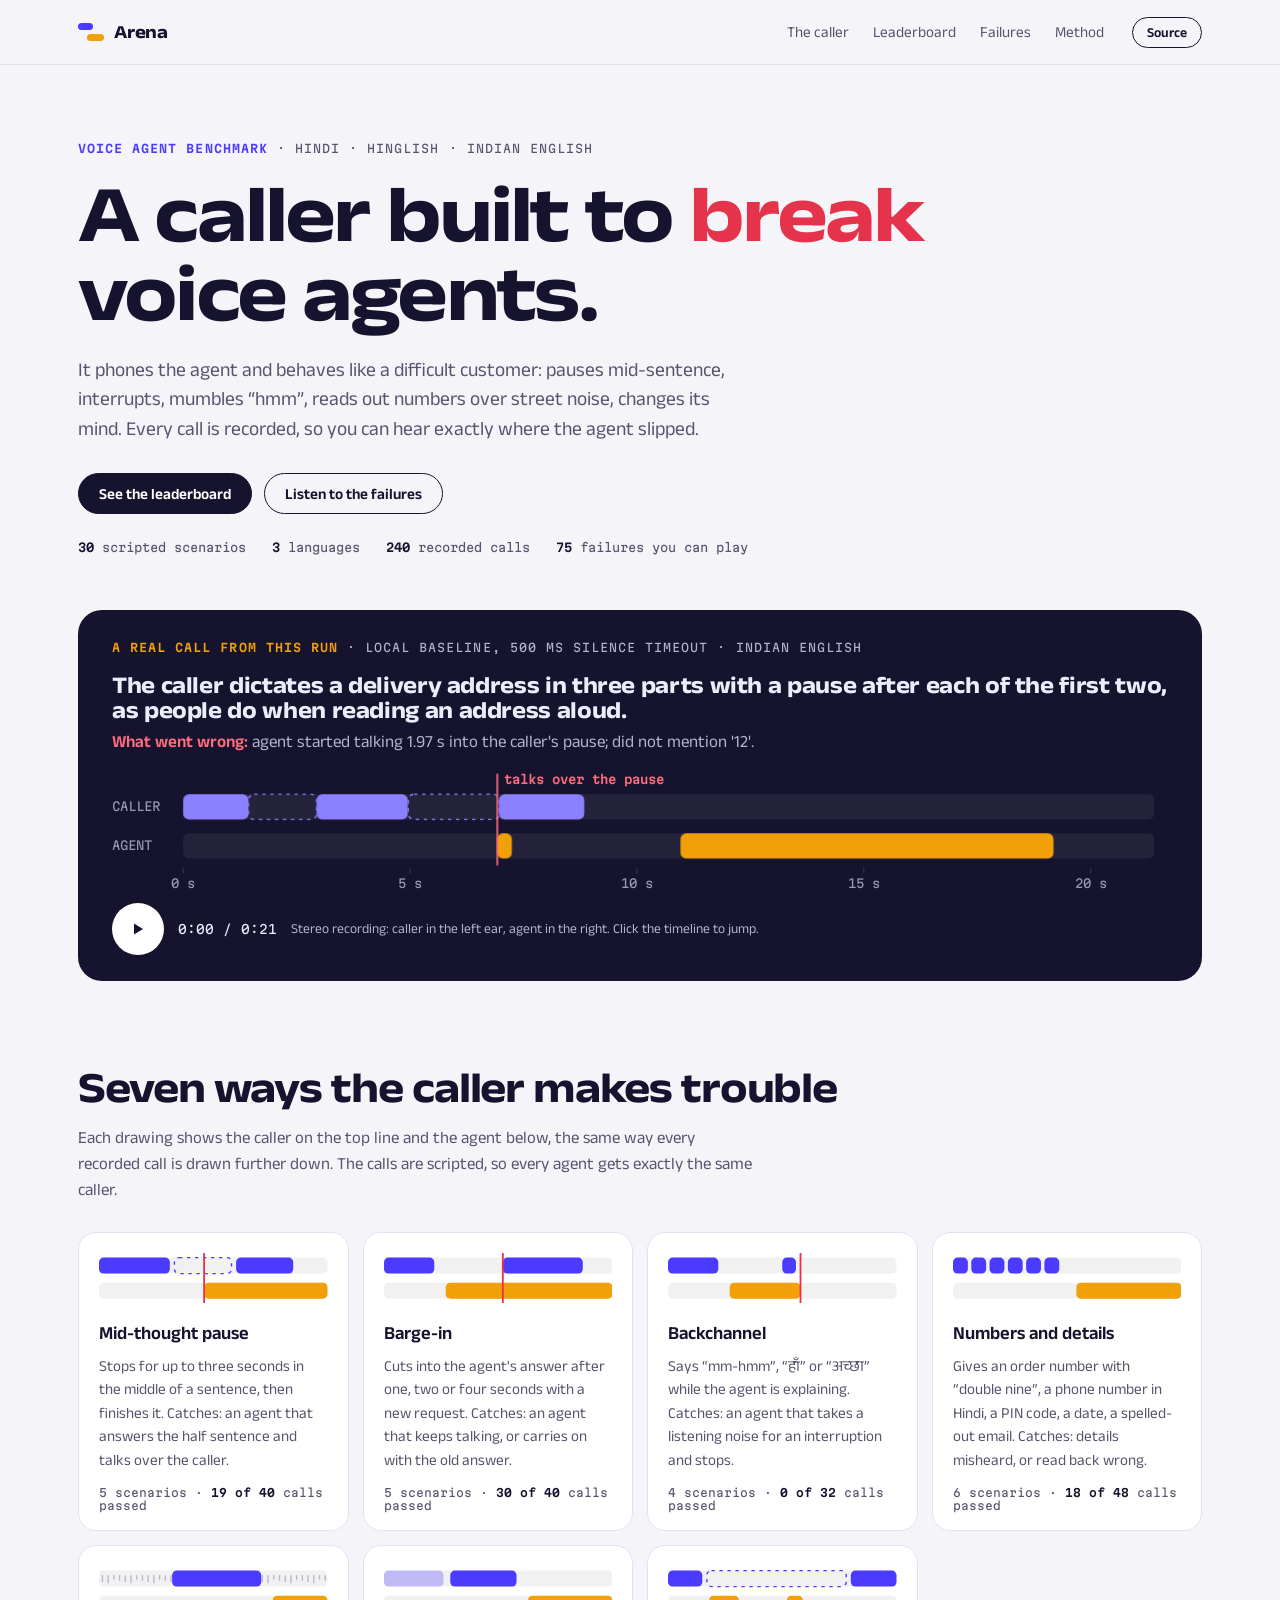
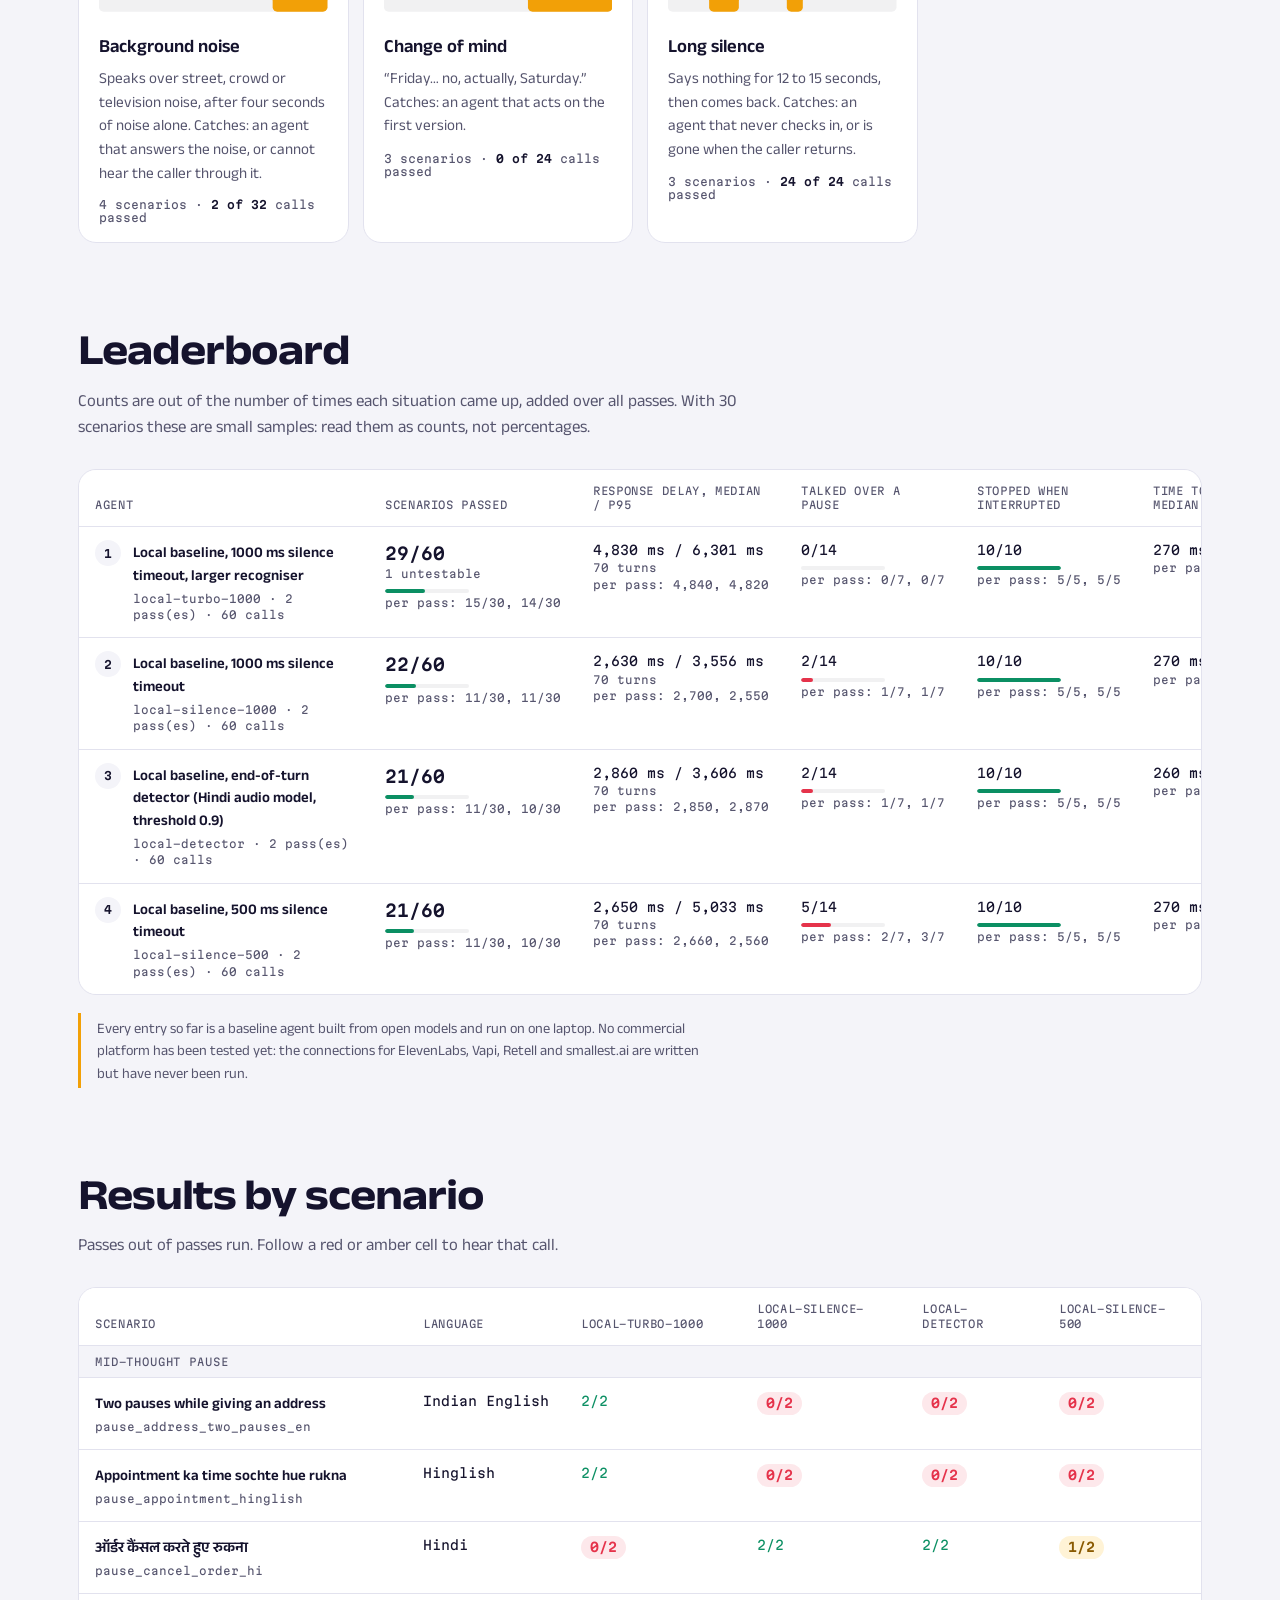
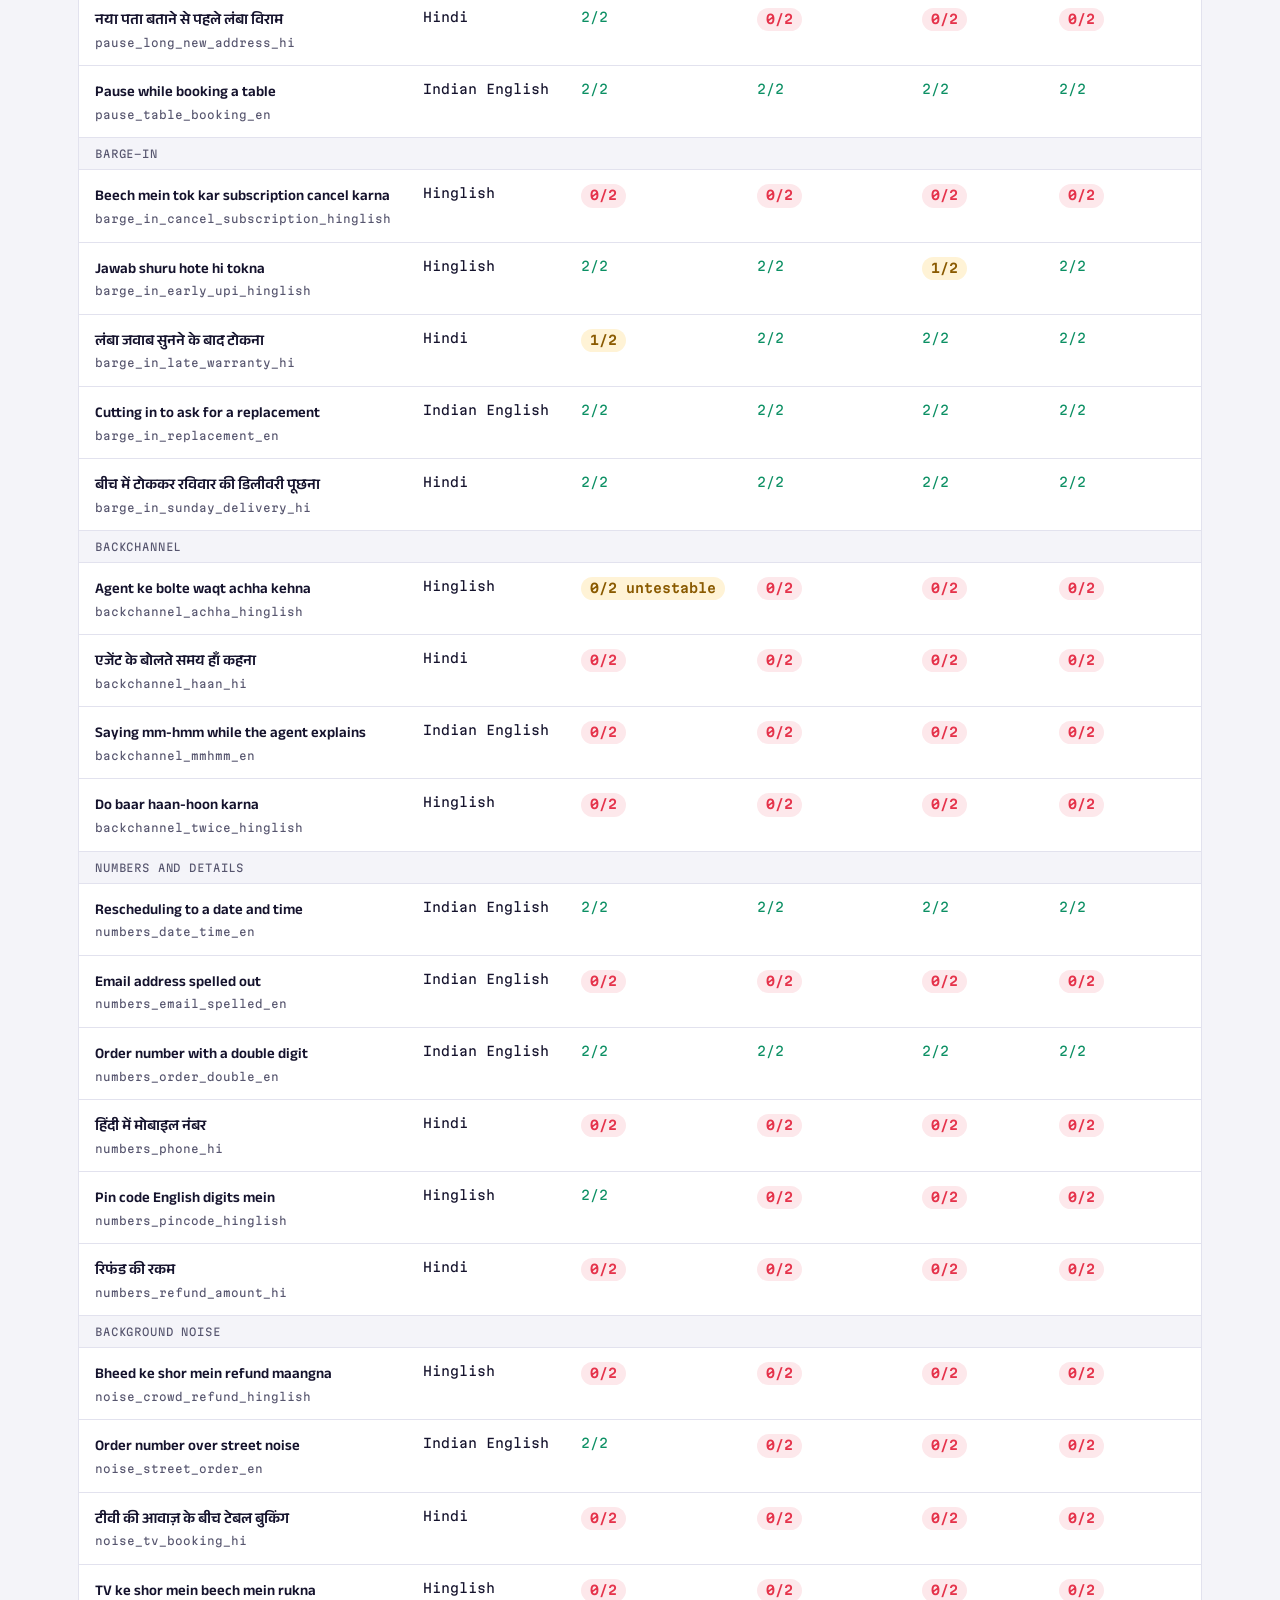
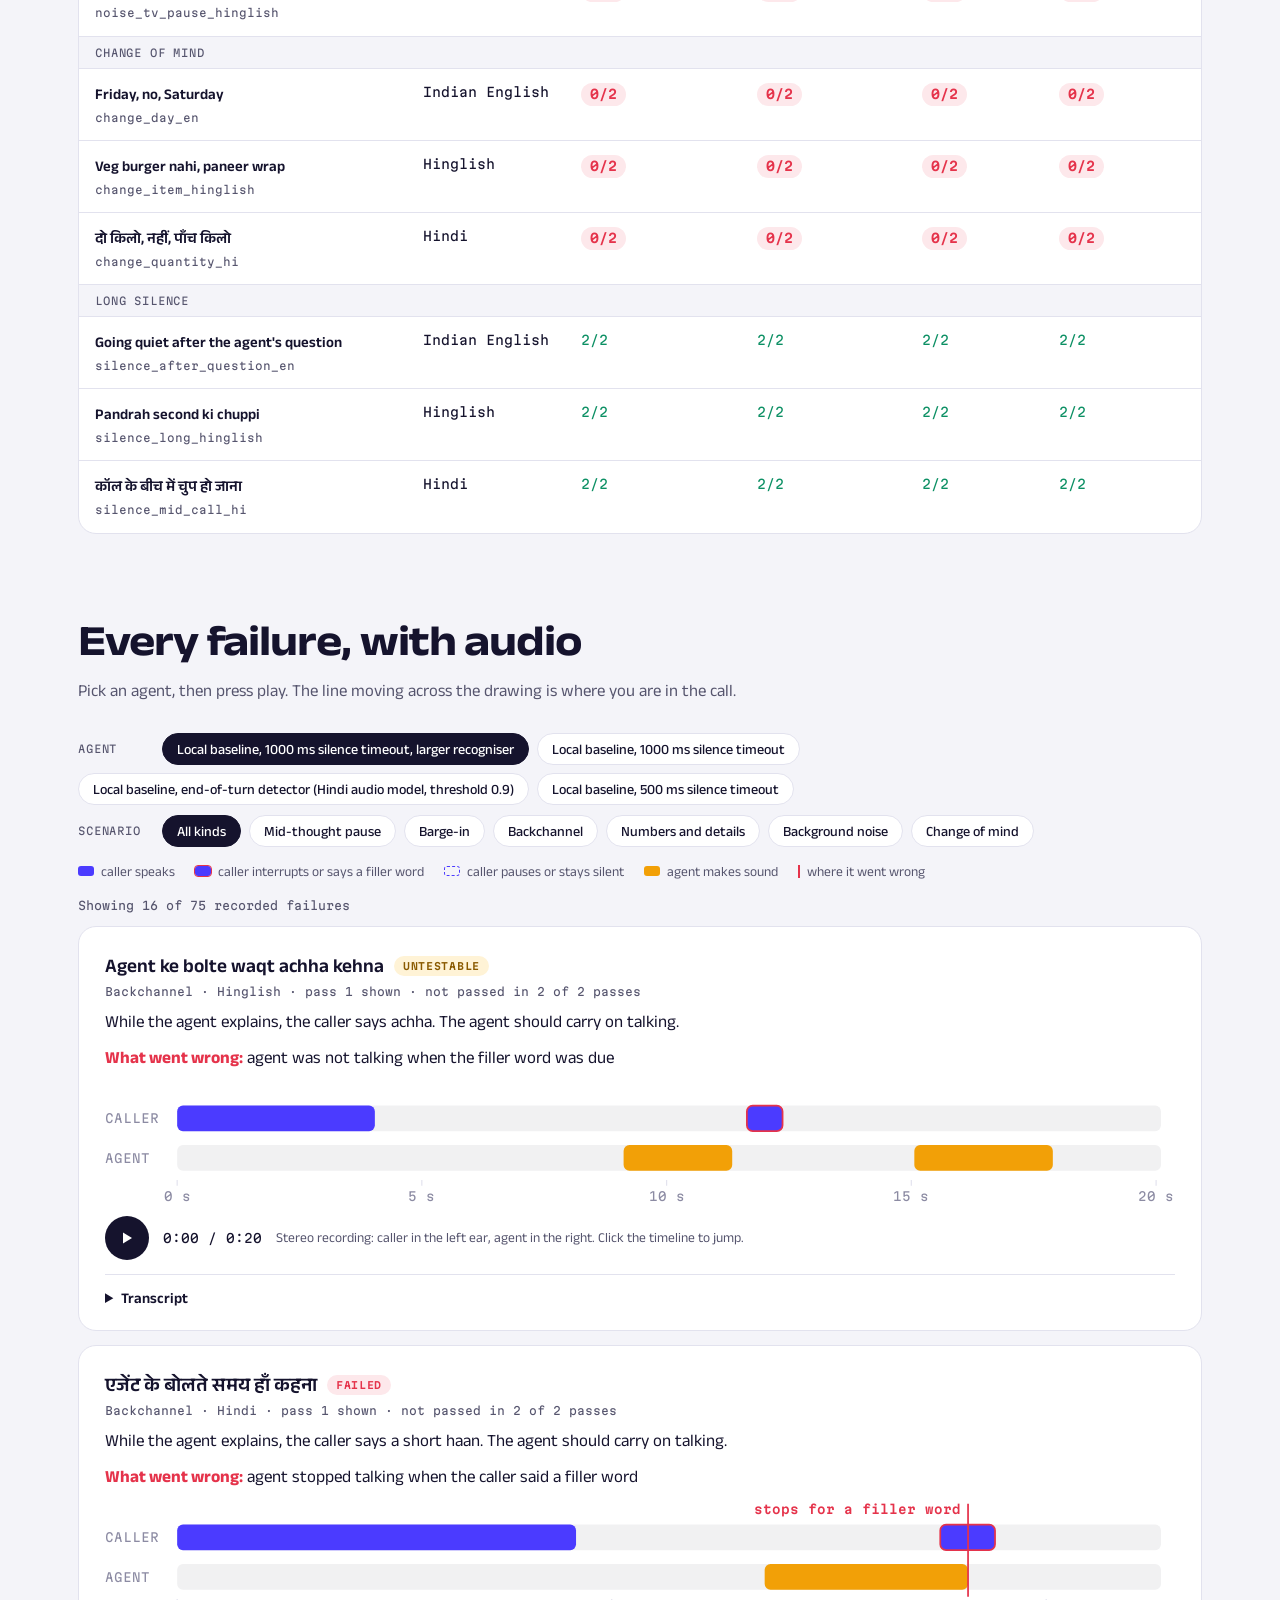
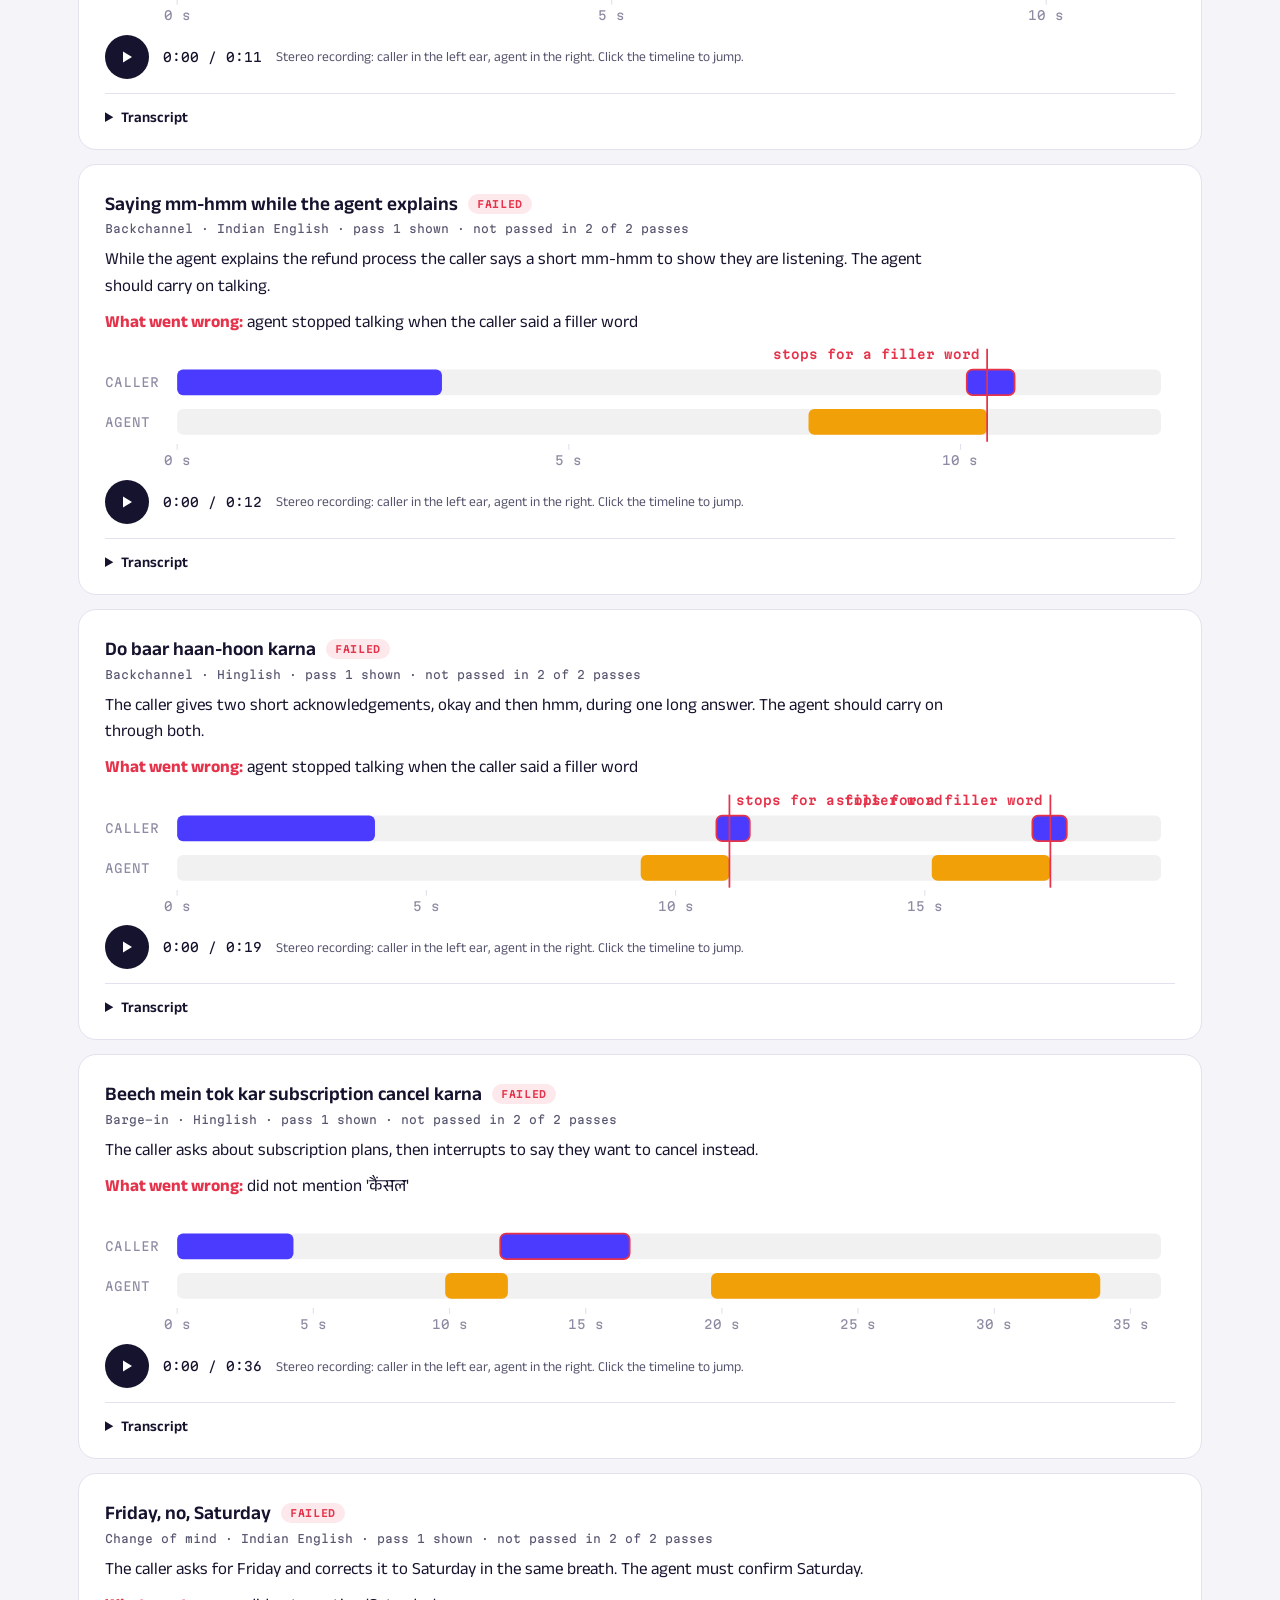
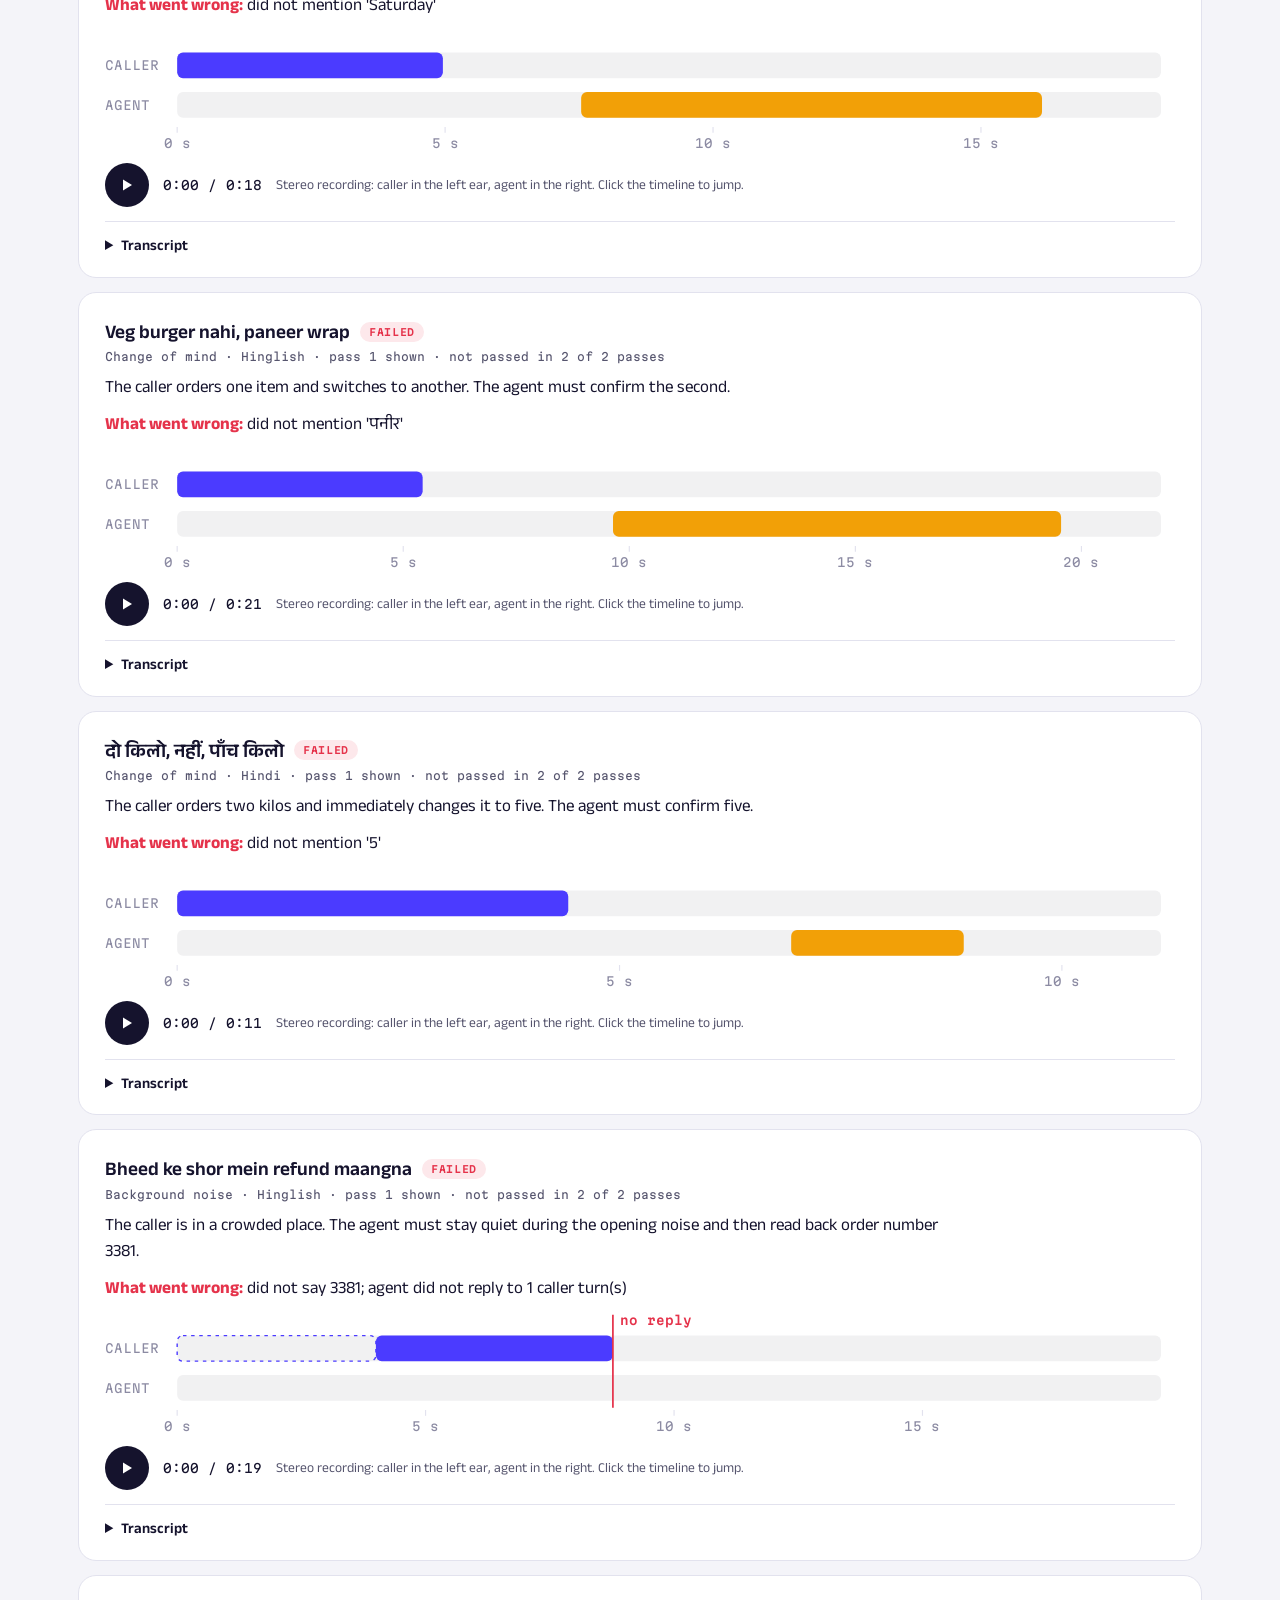
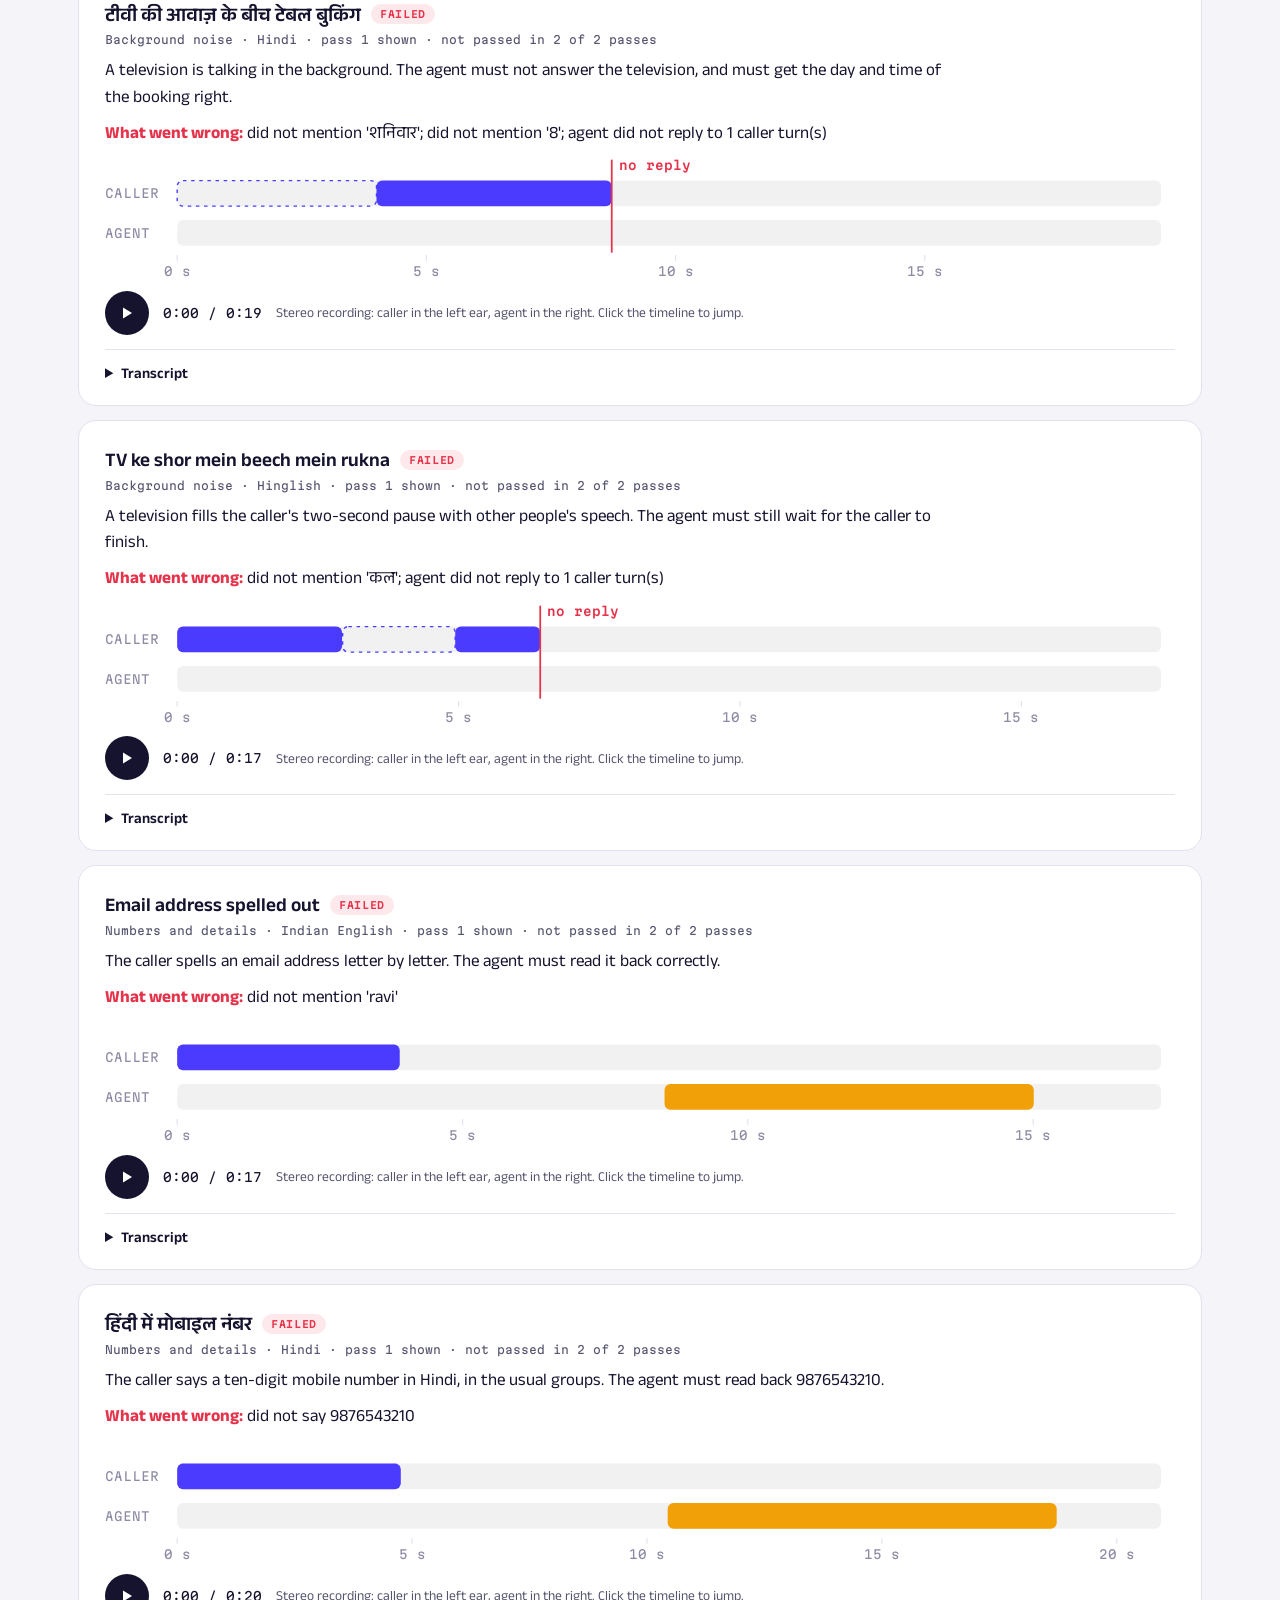
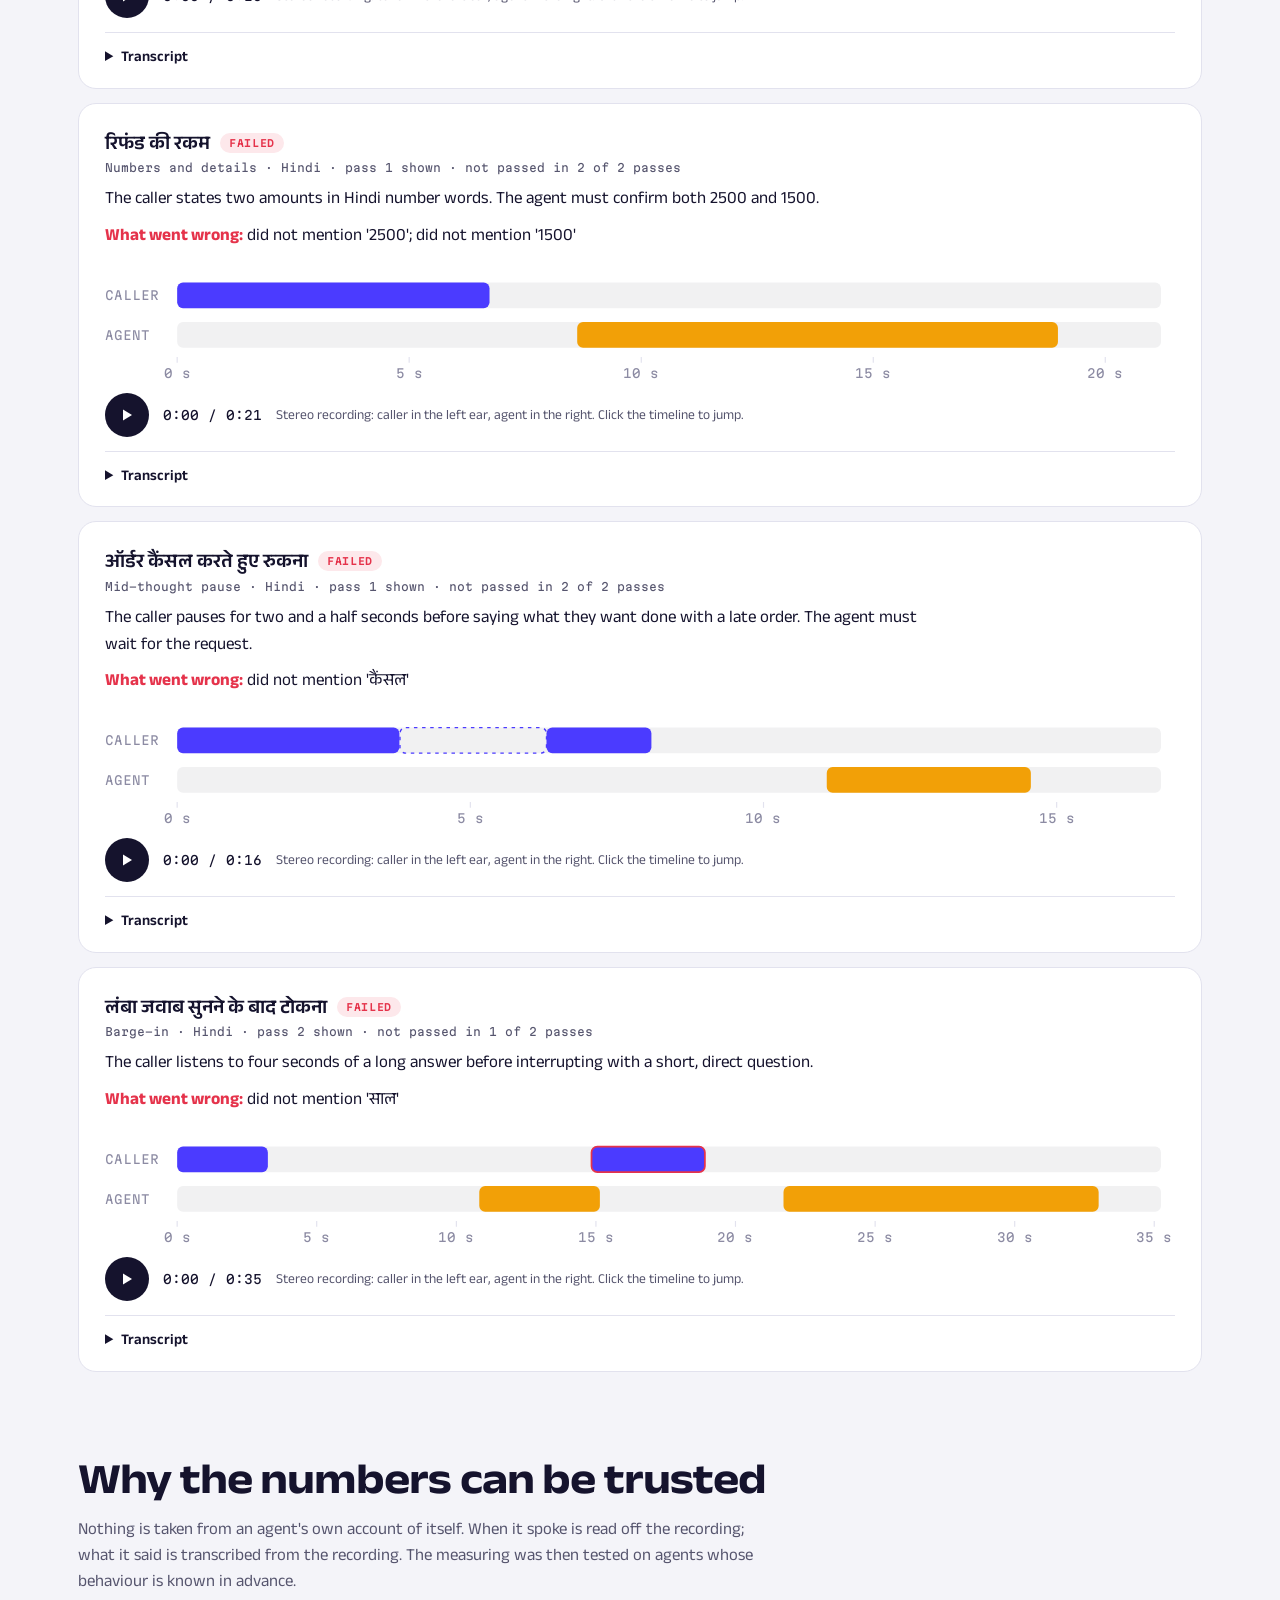
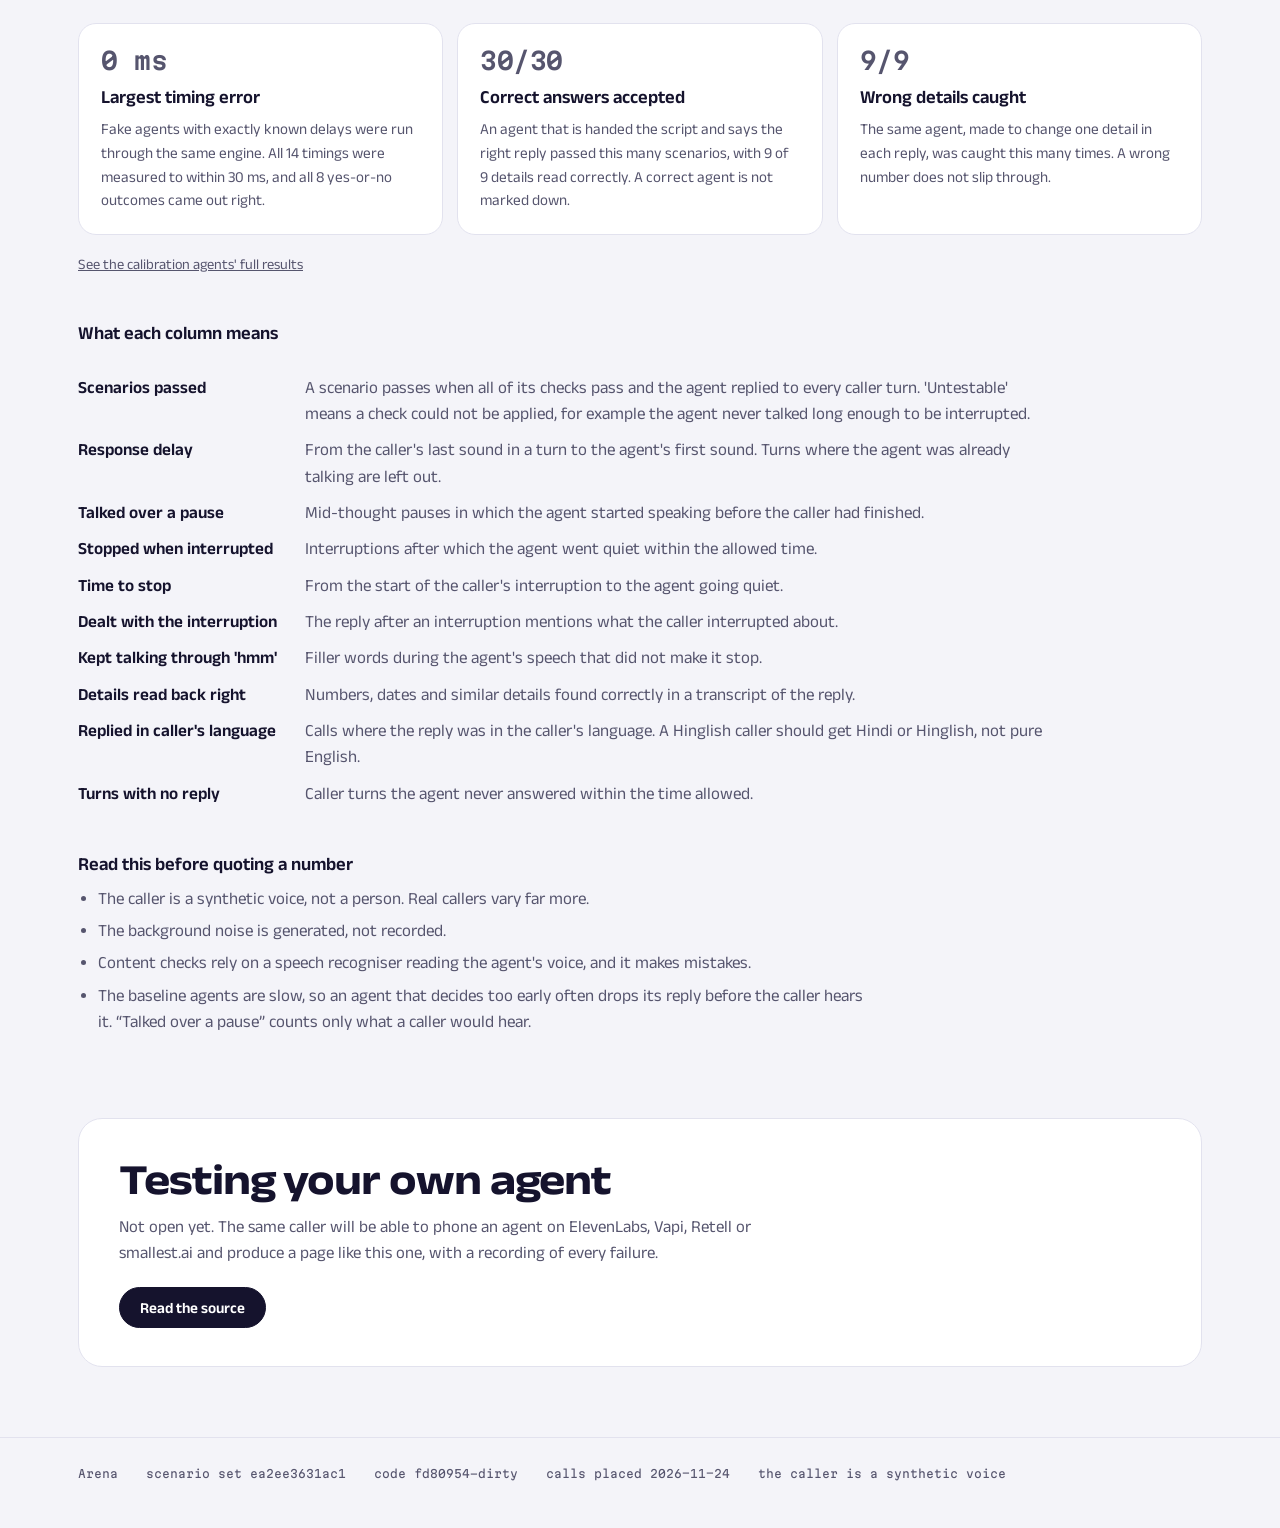
<file: docs/index.html>
<!doctype html><html lang='en'><head><meta charset='utf-8'><meta name='viewport' content='width=device-width,initial-scale=1'><title>Arena: a caller built to break voice agents</title><meta name='description' content='A scripted caller stress-tests voice agents in Hindi, Hinglish and Indian English and publishes a leaderboard with a recording of every failure.'><link rel='icon' type='image/svg+xml' href='favicon.svg'><link rel='preconnect' href='https://fonts.googleapis.com'><link rel='preconnect' href='https://fonts.gstatic.com' crossorigin><link rel='stylesheet' href='https://fonts.googleapis.com/css2?family=Anek+Devanagari:wdth,wght@75..125,300..800&family=Anek+Latin:wdth,wght@75..125,300..800&family=Martian+Mono:wght@400;600&display=swap'><style>/* The look of the generated website. Colours: the caller is always violet,
   the agent always marigold, a failure always red. */
:root{
  --paper:#f4f4f9; --surface:#fff; --ink:#15132d; --soft:#56556e; --line:#e2e2ee;
  --caller:#4b3bff; --agent:#f2a007; --fail:#e5334b; --pass:#0b8f63;
  --passbg:#e3f5ee; --failbg:#fde8eb; --mixbg:#fff3d6;
  --lane:rgba(21,19,45,.06); --tick:#8c8ba3;
  --display:"Anek Latin","Anek Devanagari",ui-sans-serif,system-ui,sans-serif;
  --mono:"Martian Mono",ui-monospace,"SF Mono",Menlo,monospace;
}
*{box-sizing:border-box}
html{scroll-behavior:smooth;scroll-padding-top:84px}
body{margin:0;background:var(--paper);color:var(--ink);font:400 17px/1.55 var(--display);
  font-stretch:100%;-webkit-font-smoothing:antialiased}
a{color:inherit}
:focus-visible{outline:3px solid var(--caller);outline-offset:3px;border-radius:4px}
.wrap{max-width:1180px;margin:0 auto;padding:0 28px}
[hidden]{display:none!important}

/* header */
.top{position:sticky;top:0;z-index:20;background:rgba(244,244,249,.82);backdrop-filter:blur(14px);
  border-bottom:1px solid var(--line)}
.top .wrap{display:flex;align-items:center;gap:28px;height:64px}
.brand{display:flex;align-items:center;gap:10px;font-weight:700;font-size:1.15rem;font-stretch:112%;
  text-decoration:none;letter-spacing:-.01em}
.brand svg{width:26px;height:20px}
.top nav{display:flex;gap:24px;margin-left:auto;font-size:.95rem}
.top nav a{text-decoration:none;color:var(--soft)}
.top nav a:hover{color:var(--ink)}
.btn{display:inline-flex;align-items:center;gap:8px;padding:11px 20px;border-radius:99px;font:600 .95rem var(--display);
  text-decoration:none;border:1.5px solid var(--ink);background:var(--ink);color:#fff;cursor:pointer;
  transition:transform .15s ease,background .15s ease}
.btn:hover{transform:translateY(-1px)}
.btn.ghost{background:transparent;color:var(--ink)}
.btn.small{padding:7px 14px;font-size:.85rem}

/* hero */
.hero{padding:76px 0 34px}
.eyebrow{font:400 .72rem var(--mono);text-transform:uppercase;letter-spacing:.09em;color:var(--soft);margin:0 0 18px}
.eyebrow b{color:var(--caller);font-weight:600}
h1{font-size:clamp(2.6rem,6.3vw,5.2rem);line-height:.98;font-weight:700;font-stretch:118%;letter-spacing:-.035em;
  margin:0 0 24px;max-width:15ch}
h1 em{font-style:normal;color:var(--fail)}
.lede{font-size:1.22rem;line-height:1.5;color:var(--soft);max-width:60ch;margin:0 0 30px}
.actions{display:flex;flex-wrap:wrap;gap:12px}
.facts{font:400 .74rem var(--mono);color:var(--soft);margin:26px 0 0;display:flex;flex-wrap:wrap;gap:8px 26px}
.facts b{color:var(--ink);font-weight:600}

/* the dark panel that plays one real call */
.panel{background:var(--ink);color:#edecfb;border-radius:24px;padding:30px 34px 26px;margin:22px 0 0;
  --lane:rgba(255,255,255,.07); --tick:#9a99b8; --line:rgba(255,255,255,.14); --soft:#b4b3cf;
  --caller:#8b80ff; --fail:#ff6b7f}
.panel .eyebrow{color:var(--soft)} .panel .eyebrow b{color:var(--agent)}
.panel h2{font-size:1.5rem;font-stretch:110%;margin:0 0 6px;letter-spacing:-.015em;border:0;padding:0}
.panel .why{color:var(--soft);margin:0 0 14px;max-width:80ch}
.panel .why strong{color:var(--fail);font-weight:600}
.panel .btn{background:#fff;color:var(--ink);border-color:#fff}

/* a call: two lanes and a transport bar */
.lanes{overflow-x:auto}
.lanes svg{display:block;width:100%;min-width:620px;height:auto;cursor:pointer}
.lab,.tick,.marktext{font:10.5px var(--mono);fill:var(--tick)}
.tick{text-anchor:middle}
.track{fill:var(--lane)}
.axis{stroke:var(--line)}
.caller{fill:var(--caller)}
.caller.barge_in,.caller.backchannel{fill:var(--caller);stroke:var(--fail);stroke-width:1.5}
.agent{fill:var(--agent)}
.gap{fill:none;stroke:var(--caller);stroke-dasharray:3 4;stroke-width:1.2}
.mark{stroke:var(--fail);stroke-width:1.5}
.marktext{fill:var(--fail);font-weight:600}
.playhead{stroke:currentColor;stroke-width:1.5;opacity:0}
.transport{display:flex;align-items:center;gap:14px;margin-top:10px;flex-wrap:wrap}
.play{width:44px;height:44px;border-radius:50%;border:0;background:var(--ink);color:#fff;cursor:pointer;
  display:grid;place-items:center;flex:none;transition:transform .15s ease}
.panel .play{background:#fff;color:var(--ink);width:52px;height:52px}
.play:hover{transform:scale(1.06)}
.play svg{width:16px;height:16px;fill:currentColor}
.play .i-pause,.playing .play .i-play{display:none}
.playing .play .i-pause{display:block}
.time{font:400 .78rem var(--mono);min-width:92px}
.hint{font-size:.85rem;color:var(--soft)}
.legend{display:flex;flex-wrap:wrap;gap:6px 20px;font-size:.85rem;color:var(--soft);margin:14px 0 0;padding:0;list-style:none}
.legend i{display:inline-block;width:16px;height:10px;border-radius:3px;margin-right:7px}
.legend .l-gap{border:1.2px dashed var(--caller);background:none}
.legend .l-mark{width:2px;height:13px;border-radius:0;vertical-align:-2px}

/* sections */
section{padding:84px 0 0}
h2{font-size:clamp(1.9rem,3.4vw,2.7rem);line-height:1.05;font-weight:700;font-stretch:114%;letter-spacing:-.025em;margin:0 0 14px}
h3{font-size:1.15rem;font-weight:600;margin:0 0 6px}
.sub{color:var(--soft);max-width:68ch;margin:0 0 30px;font-size:1.05rem}
.note{color:var(--soft);font-size:.9rem;max-width:80ch}
.notice{border-left:3px solid var(--agent);padding:4px 0 4px 16px;margin:18px 0 0}

/* the seven things the caller does */
.families{display:grid;grid-template-columns:repeat(auto-fill,minmax(250px,1fr));gap:14px}
.family{background:var(--surface);border:1px solid var(--line);border-radius:18px;padding:20px 20px 18px;
  display:flex;flex-direction:column}
.family svg{width:100%;height:auto;margin:0 0 16px;display:block}
.family p{margin:0 0 14px;color:var(--soft);font-size:.95rem;flex:1}
.family .count{font:400 .7rem var(--mono);color:var(--soft);margin:0}
.family .count b{color:var(--ink);font-weight:600}
.g-track{fill:var(--lane)} .g-caller{fill:var(--caller)} .g-agent{fill:var(--agent)}
.g-gap{fill:none;stroke:var(--caller);stroke-dasharray:3 4;stroke-width:1.2}
.g-noise{stroke:var(--tick);stroke-width:1.2;opacity:.55}
.g-mark{stroke:var(--fail);stroke-width:1.6}
.g-old{fill:var(--caller);opacity:.3}

/* tables */
.scroll{overflow-x:auto;background:var(--surface);border:1px solid var(--line);border-radius:18px}
table{border-collapse:collapse;width:100%;font-size:.92rem}
th,td{padding:14px 16px;text-align:left;border-bottom:1px solid var(--line);vertical-align:top}
tbody tr:last-child>*{border-bottom:0}
thead th{font:400 .66rem/1.35 var(--mono);text-transform:uppercase;letter-spacing:.06em;color:var(--soft);
  vertical-align:bottom;background:var(--surface);min-width:104px}
th[scope=row]{font-weight:600;min-width:290px;position:relative}
.board th[scope=row]:has(.rank){padding-left:54px}
td{font:400 .8rem/1.5 var(--mono);white-space:nowrap}
td small,.spread{display:block;font:400 .68rem/1.5 var(--mono);color:var(--soft);font-weight:400}
th .spread{margin-top:4px}
.board .lead{font-size:1.05rem;font-weight:600}
.rank{position:absolute;left:16px;top:13px;display:grid;place-items:center;width:26px;height:26px;border-radius:50%;
  background:var(--paper);font:600 .7rem var(--mono)}
.meter{display:block;height:4px;border-radius:2px;background:var(--lane);margin:6px 0 2px;width:84px;overflow:hidden}
.meter i{display:block;height:100%;border-radius:2px;background:var(--pass)}
.meter.down i{background:var(--fail)}
.matrix td.pass{color:var(--pass)}
.matrix td a{display:inline-block;padding:2px 9px;border-radius:99px;text-decoration:none;font-weight:600}
.matrix td.fail a{background:var(--failbg);color:var(--fail)}
.matrix td.mixed a{background:var(--mixbg);color:#8a5a00}
.matrix td.na{color:var(--tick)}
.matrix .family-row th{font:400 .66rem var(--mono);text-transform:uppercase;letter-spacing:.08em;color:var(--soft);
  background:var(--paper);padding:9px 16px}

/* failures */
.filters{display:flex;flex-wrap:wrap;gap:8px;margin:0 0 10px;align-items:center}
.filters .k{font:400 .66rem var(--mono);text-transform:uppercase;letter-spacing:.08em;color:var(--soft);width:76px}
.chip{padding:7px 14px;border-radius:99px;border:1px solid var(--line);background:var(--surface);color:var(--ink);
  font:500 .88rem var(--display);cursor:pointer}
.chip[aria-pressed=true]{background:var(--ink);border-color:var(--ink);color:#fff}
.showing{font:400 .72rem var(--mono);color:var(--soft);margin:16px 0 0}
.card{background:var(--surface);border:1px solid var(--line);border-radius:18px;padding:24px 26px 20px;margin:14px 0 0;
  scroll-margin-top:90px}
.card:target{border-color:var(--caller);box-shadow:0 0 0 3px rgba(75,59,255,.14)}
.card h4{font-size:1.2rem;font-weight:600;margin:0 0 4px;display:flex;gap:10px;align-items:center;flex-wrap:wrap}
.badge{font:600 .62rem var(--mono);text-transform:uppercase;letter-spacing:.07em;padding:4px 9px;border-radius:99px;
  background:var(--failbg);color:var(--fail)}
.badge.untestable{background:var(--mixbg);color:#8a5a00}
.meta{font:400 .7rem var(--mono);color:var(--soft);margin:0 0 12px}
.card p{margin:0 0 10px;max-width:84ch}
.card .why strong{color:var(--fail)}
details{margin-top:14px;border-top:1px solid var(--line);padding-top:12px}
summary{cursor:pointer;font-weight:600;font-size:.92rem}
details .k{font:400 .66rem var(--mono);text-transform:uppercase;letter-spacing:.08em;color:var(--soft);margin:14px 0 4px}
details ol{margin:0;padding-left:22px}
details em{color:var(--soft)}

/* method */
.proof{display:grid;grid-template-columns:repeat(auto-fit,minmax(260px,1fr));gap:14px}
.proof>div{background:var(--surface);border:1px solid var(--line);border-radius:18px;padding:22px}
.proof .fig{font:600 1.5rem var(--mono);letter-spacing:-.02em;margin:0 0 8px}
.proof p{margin:0;color:var(--soft);font-size:.95rem}
dl.defs{display:grid;grid-template-columns:minmax(180px,max-content) 1fr;gap:10px 28px;margin:26px 0 0;max-width:980px}
dl.defs dt{font-weight:600} dl.defs dd{margin:0;color:var(--soft)}
ul.plain{margin:0;padding-left:20px;color:var(--soft);max-width:80ch}
ul.plain li{margin:0 0 6px}
.closing{background:var(--surface);border:1px solid var(--line);border-radius:24px;padding:38px 40px;margin-top:84px}
.closing h2{margin-bottom:10px}
footer{margin:70px 0 0;padding:26px 0 44px;border-top:1px solid var(--line);font:400 .7rem/1.8 var(--mono);color:var(--soft)}
footer .wrap{display:flex;flex-wrap:wrap;gap:6px 28px}

/* the hero call draws itself in once */
@media (prefers-reduced-motion:no-preference){
  .panel .lanes rect.caller,.panel .lanes rect.agent,.panel .lanes rect.gap{transform-box:fill-box;transform-origin:left;
    animation:draw .7s cubic-bezier(.2,.7,.2,1) both;animation-delay:calc(var(--i,0)*90ms + .25s)}
  .panel .mark,.panel .marktext{animation:fade .4s ease both;animation-delay:1.5s}
}
@keyframes draw{from{transform:scaleX(0);opacity:0}}
@keyframes fade{from{opacity:0}}
@media (prefers-reduced-motion:reduce){html{scroll-behavior:auto}.btn,.play{transition:none}}

@media (max-width:760px){
  body{font-size:16px}.wrap{padding:0 18px}
  .top nav{display:none}.top .btn{margin-left:auto}
  .hero{padding:44px 0 20px}.panel{padding:22px 18px 18px;border-radius:18px}
  section{padding-top:60px}.closing{padding:26px 22px;margin-top:60px}
  dl.defs{grid-template-columns:1fr;gap:2px 0}dl.defs dd{margin-bottom:12px}
  .filters .k{width:100%}
}
</style></head><body><header class='top'><div class='wrap'><a class='brand' href='index.html'><svg viewBox='0 0 26 20' aria-hidden='true'><rect x='0' y='1' width='15' height='7' rx='3.5' fill='#4b3bff'/><rect x='9' y='12' width='17' height='7' rx='3.5' fill='#f2a007'/></svg>Arena</a><nav aria-label='Sections'><a href='#caller'>The caller</a><a href='#leaderboard'>Leaderboard</a><a href='#failures'>Failures</a><a href='#method'>Method</a></nav><a class='btn ghost small' href='https://github.com/MK-Sindhu/ai-voice-stress-test'>Source</a></div></header><main><div class='wrap'><div class='hero'><p class='eyebrow'><b>Voice agent benchmark</b> · Hindi · Hinglish · Indian English</p><h1>A caller built to <em>break</em> voice agents.</h1><p class='lede'>It phones the agent and behaves like a difficult customer: pauses mid-sentence, interrupts, mumbles “hmm”, reads out numbers over street noise, changes its mind. Every call is recorded, so you can hear exactly where the agent slipped.</p><div class='actions'><a class='btn' href='#leaderboard'>See the leaderboard</a><a class='btn ghost' href='#failures'>Listen to the failures</a></div><p class='facts'><span><b>30</b> scripted scenarios</span><span><b>3</b> languages</span><span><b>240</b> recorded calls</span><span><b>75</b> failures you can play</span></p></div><div class='panel' id='listen'><p class='eyebrow'><b>A real call from this run</b> · Local baseline, 500 ms silence timeout · Indian English</p><h2>The caller dictates a delivery address in three parts with a pause after each of the first two, as people do when reading an address aloud.</h2><p class='why'><strong>What went wrong:</strong> agent started talking 1.97 s into the caller&#x27;s pause; did not mention &#x27;12&#x27;.</p><div class='call' data-src='audio/local-silence-500--pause_address_two_pauses_en.mp3' data-duration='21.4'><div class='lanes'><svg viewBox='0 0 920 108' role='img' aria-label='Timeline of the call'><text class='lab' x='0' y='37'>CALLER</text><text class='lab' x='0' y='71'>AGENT</text><rect class='track' x='62' y='22' width='846' height='22' rx='5'/><rect class='track' x='62' y='56' width='846' height='22' rx='5'/><line class='axis' x1='62.0' y1='86' x2='62.0' y2='91'/><text class='tick' x='62.0' y='104'>0 s</text><line class='axis' x1='259.7' y1='86' x2='259.7' y2='91'/><text class='tick' x='259.7' y='104'>5 s</text><line class='axis' x1='457.3' y1='86' x2='457.3' y2='91'/><text class='tick' x='457.3' y='104'>10 s</text><line class='axis' x1='655.0' y1='86' x2='655.0' y2='91'/><text class='tick' x='655.0' y='104'>15 s</text><line class='axis' x1='852.7' y1='86' x2='852.7' y2='91'/><text class='tick' x='852.7' y='104'>20 s</text><rect class='caller turn' style='--i:1' x='62.0' y='22' width='56.9' height='22' rx='5'><title>Please deliver it to</title></rect><rect class='gap' style='--i:2' x='118.9' y='22' width='59.3' height='22' rx='5'><title>caller pauses 1.5 s mid-thought</title></rect><rect class='caller turn' style='--i:3' x='178.2' y='22' width='79.5' height='22' rx='5'><title>flat 12, Lake View Apartments,</title></rect><rect class='gap' style='--i:4' x='258.1' y='22' width='79.1' height='22' rx='5'><title>caller pauses 2.0 s mid-thought</title></rect><rect class='agent' style='--i:5' x='335.6' y='56' width='12.7' height='22' rx='5'><title>agent speaks 6.92–7.24 s</title></rect><rect class='caller turn' style='--i:6' x='337.1' y='22' width='74.3' height='22' rx='5'><title>Indira Nagar, in Bangalore.</title></rect><rect class='agent' style='--i:7' x='495.3' y='56' width='325.0' height='22' rx='5'><title>agent speaks 10.96–19.18 s</title></rect><line class='mark' x1='335.6' y1='4' x2='335.6' y2='84'/><text class='marktext' x='341.6' y='13' text-anchor='start'>talks over the pause</text><line class='playhead' x1='62' y1='18' x2='62' y2='82'/></svg></div><div class='transport'><button class='play' type='button' aria-label='Play recording'><svg class='i-play' viewBox='0 0 16 16' aria-hidden='true'><path d='M4 2.5v11l9-5.5z'/></svg><svg class='i-pause' viewBox='0 0 16 16' aria-hidden='true'><path d='M3.5 2.5h3v11h-3zM9.5 2.5h3v11h-3z'/></svg></button><span class='time'>0:00 / 0:21</span><span class='hint'>Stereo recording: caller in the left ear, agent in the right. Click the timeline to jump.</span></div><noscript><audio controls preload='none' src='audio/local-silence-500--pause_address_two_pauses_en.mp3'></audio></noscript></div></div><section id='caller'><h2>Seven ways the caller makes trouble</h2><p class='sub'>Each drawing shows the caller on the top line and the agent below, the same way every recorded call is drawn further down. The calls are scripted, so every agent gets exactly the same caller.</p><div class='families'><article class='family'><svg viewBox='0 0 200 44' aria-hidden='true'><rect class='g-track' x='0' y='4' width='200' height='14' rx='4'/><rect class='g-track' x='0' y='26' width='200' height='14' rx='4'/><rect class='g-caller' x='0' y='4' width='62' height='14' rx='4'/><rect class='g-gap' x='66' y='4' width='50' height='14' rx='4'/><rect class='g-caller' x='120' y='4' width='50' height='14' rx='4'/><rect class='g-agent' x='92' y='26' width='108' height='14' rx='4'/><line class='g-mark' x1='92' y1='0' x2='92' y2='44'/></svg><h3>Mid-thought pause</h3><p>Stops for up to three seconds in the middle of a sentence, then finishes it. Catches: an agent that answers the half sentence and talks over the caller.</p><p class='count'>5 scenarios · <b>19 of 40</b> calls passed</p></article><article class='family'><svg viewBox='0 0 200 44' aria-hidden='true'><rect class='g-track' x='0' y='4' width='200' height='14' rx='4'/><rect class='g-track' x='0' y='26' width='200' height='14' rx='4'/><rect class='g-caller' x='0' y='4' width='44' height='14' rx='4'/><rect class='g-agent' x='54' y='26' width='146' height='14' rx='4'/><rect class='g-caller' x='104' y='4' width='70' height='14' rx='4'/><line class='g-mark' x1='104' y1='0' x2='104' y2='44'/></svg><h3>Barge-in</h3><p>Cuts into the agent&#x27;s answer after one, two or four seconds with a new request. Catches: an agent that keeps talking, or carries on with the old answer.</p><p class='count'>5 scenarios · <b>30 of 40</b> calls passed</p></article><article class='family'><svg viewBox='0 0 200 44' aria-hidden='true'><rect class='g-track' x='0' y='4' width='200' height='14' rx='4'/><rect class='g-track' x='0' y='26' width='200' height='14' rx='4'/><rect class='g-caller' x='0' y='4' width='44' height='14' rx='4'/><rect class='g-agent' x='54' y='26' width='62' height='14' rx='4'/><rect class='g-caller' x='100' y='4' width='12' height='14' rx='4'/><line class='g-mark' x1='116' y1='0' x2='116' y2='44'/></svg><h3>Backchannel</h3><p>Says “mm-hmm”, “हाँ” or “अच्छा” while the agent is explaining. Catches: an agent that takes a listening noise for an interruption and stops.</p><p class='count'>4 scenarios · <b>0 of 32</b> calls passed</p></article><article class='family'><svg viewBox='0 0 200 44' aria-hidden='true'><rect class='g-track' x='0' y='4' width='200' height='14' rx='4'/><rect class='g-track' x='0' y='26' width='200' height='14' rx='4'/><rect class='g-caller' x='0' y='4' width='13' height='14' rx='4'/><rect class='g-caller' x='16' y='4' width='13' height='14' rx='4'/><rect class='g-caller' x='32' y='4' width='13' height='14' rx='4'/><rect class='g-caller' x='48' y='4' width='13' height='14' rx='4'/><rect class='g-caller' x='64' y='4' width='13' height='14' rx='4'/><rect class='g-caller' x='80' y='4' width='13' height='14' rx='4'/><rect class='g-agent' x='108' y='26' width='92' height='14' rx='4'/></svg><h3>Numbers and details</h3><p>Gives an order number with “double nine”, a phone number in Hindi, a PIN code, a date, a spelled-out email. Catches: details misheard, or read back wrong.</p><p class='count'>6 scenarios · <b>18 of 48</b> calls passed</p></article><article class='family'><svg viewBox='0 0 200 44' aria-hidden='true'><rect class='g-track' x='0' y='4' width='200' height='14' rx='4'/><rect class='g-track' x='0' y='26' width='200' height='14' rx='4'/><line class='g-noise' x1='3' y1='8' x2='3' y2='14'/><line class='g-noise' x1='8' y1='8' x2='8' y2='15'/><line class='g-noise' x1='13' y1='8' x2='13' y2='12'/><line class='g-noise' x1='18' y1='8' x2='18' y2='13'/><line class='g-noise' x1='23' y1='8' x2='23' y2='14'/><line class='g-noise' x1='28' y1='8' x2='28' y2='15'/><line class='g-noise' x1='33' y1='8' x2='33' y2='12'/><line class='g-noise' x1='38' y1='8' x2='38' y2='13'/><line class='g-noise' x1='43' y1='8' x2='43' y2='14'/><line class='g-noise' x1='48' y1='8' x2='48' y2='15'/><line class='g-noise' x1='53' y1='8' x2='53' y2='12'/><line class='g-noise' x1='58' y1='8' x2='58' y2='13'/><line class='g-noise' x1='63' y1='8' x2='63' y2='14'/><line class='g-noise' x1='68' y1='8' x2='68' y2='15'/><line class='g-noise' x1='73' y1='8' x2='73' y2='12'/><line class='g-noise' x1='78' y1='8' x2='78' y2='13'/><line class='g-noise' x1='83' y1='8' x2='83' y2='14'/><line class='g-noise' x1='88' y1='8' x2='88' y2='15'/><line class='g-noise' x1='93' y1='8' x2='93' y2='12'/><line class='g-noise' x1='98' y1='8' x2='98' y2='13'/><line class='g-noise' x1='103' y1='8' x2='103' y2='14'/><line class='g-noise' x1='108' y1='8' x2='108' y2='15'/><line class='g-noise' x1='113' y1='8' x2='113' y2='12'/><line class='g-noise' x1='118' y1='8' x2='118' y2='13'/><line class='g-noise' x1='123' y1='8' x2='123' y2='14'/><line class='g-noise' x1='128' y1='8' x2='128' y2='15'/><line class='g-noise' x1='133' y1='8' x2='133' y2='12'/><line class='g-noise' x1='138' y1='8' x2='138' y2='13'/><line class='g-noise' x1='143' y1='8' x2='143' y2='14'/><line class='g-noise' x1='148' y1='8' x2='148' y2='15'/><line class='g-noise' x1='153' y1='8' x2='153' y2='12'/><line class='g-noise' x1='158' y1='8' x2='158' y2='13'/><line class='g-noise' x1='163' y1='8' x2='163' y2='14'/><line class='g-noise' x1='168' y1='8' x2='168' y2='15'/><line class='g-noise' x1='173' y1='8' x2='173' y2='12'/><line class='g-noise' x1='178' y1='8' x2='178' y2='13'/><line class='g-noise' x1='183' y1='8' x2='183' y2='14'/><line class='g-noise' x1='188' y1='8' x2='188' y2='15'/><line class='g-noise' x1='193' y1='8' x2='193' y2='12'/><line class='g-noise' x1='198' y1='8' x2='198' y2='13'/><rect class='g-caller' x='64' y='4' width='78' height='14' rx='4'/><rect class='g-agent' x='152' y='26' width='48' height='14' rx='4'/></svg><h3>Background noise</h3><p>Speaks over street, crowd or television noise, after four seconds of noise alone. Catches: an agent that answers the noise, or cannot hear the caller through it.</p><p class='count'>4 scenarios · <b>2 of 32</b> calls passed</p></article><article class='family'><svg viewBox='0 0 200 44' aria-hidden='true'><rect class='g-track' x='0' y='4' width='200' height='14' rx='4'/><rect class='g-track' x='0' y='26' width='200' height='14' rx='4'/><rect class='g-old' x='0' y='4' width='52' height='14' rx='4'/><rect class='g-caller' x='58' y='4' width='58' height='14' rx='4'/><rect class='g-agent' x='126' y='26' width='74' height='14' rx='4'/></svg><h3>Change of mind</h3><p>“Friday… no, actually, Saturday.” Catches: an agent that acts on the first version.</p><p class='count'>3 scenarios · <b>0 of 24</b> calls passed</p></article><article class='family'><svg viewBox='0 0 200 44' aria-hidden='true'><rect class='g-track' x='0' y='4' width='200' height='14' rx='4'/><rect class='g-track' x='0' y='26' width='200' height='14' rx='4'/><rect class='g-caller' x='0' y='4' width='30' height='14' rx='4'/><rect class='g-agent' x='36' y='26' width='26' height='14' rx='4'/><rect class='g-gap' x='34' y='4' width='122' height='14' rx='4'/><rect class='g-agent' x='104' y='26' width='14' height='14' rx='4'/><rect class='g-caller' x='160' y='4' width='40' height='14' rx='4'/></svg><h3>Long silence</h3><p>Says nothing for 12 to 15 seconds, then comes back. Catches: an agent that never checks in, or is gone when the caller returns.</p><p class='count'>3 scenarios · <b>24 of 24</b> calls passed</p></article></div></section><section id='leaderboard'><h2>Leaderboard</h2><p class='sub'>Counts are out of the number of times each situation came up, added over all passes. With 30 scenarios these are small samples: read them as counts, not percentages.</p><div class='scroll'><table class='board'><thead><tr><th>Agent</th><th>Scenarios passed</th><th>Response delay, median / p95</th><th>Talked over a pause</th><th>Stopped when interrupted</th><th>Time to stop, median</th><th>Dealt with the interruption</th><th>Kept talking through &#x27;hmm&#x27;</th><th>Details read back right</th><th>Replied in caller&#x27;s language</th><th>Turns with no reply</th></tr></thead><tbody><tr><th scope='row'><span class='rank'>1</span>Local baseline, 1000 ms silence timeout, larger recogniser<span class='spread'>local-turbo-1000 · 2 pass(es) · 60 calls</span></th><td class='lead'>29/60 <small>1 untestable</small><span class='meter up'><i style='width:48%'></i></span><div class='spread'>per pass: 15/30, 14/30</div></td><td>4,830 ms / 6,301 ms <small>70 turns</small><div class='spread'>per pass: 4,840, 4,820</div></td><td>0/14<span class='meter down'><i style='width:0%'></i></span><div class='spread'>per pass: 0/7, 0/7</div></td><td>10/10<span class='meter up'><i style='width:100%'></i></span><div class='spread'>per pass: 5/5, 5/5</div></td><td>270 ms<div class='spread'>per pass: 280, 260</div></td><td>7/10<span class='meter up'><i style='width:70%'></i></span><div class='spread'>per pass: 4/5, 3/5</div></td><td>0/9<span class='meter up'><i style='width:0%'></i></span><div class='spread'>per pass: 0/4, 0/5</div></td><td>8/18<span class='meter up'><i style='width:44%'></i></span><div class='spread'>per pass: 4/9, 4/9</div></td><td>54/54<span class='meter up'><i style='width:100%'></i></span><div class='spread'>per pass: 27/27, 27/27</div></td><td>6/76<span class='meter down'><i style='width:8%'></i></span><div class='spread'>per pass: 3/38, 3/38</div></td></tr><tr><th scope='row'><span class='rank'>2</span>Local baseline, 1000 ms silence timeout<span class='spread'>local-silence-1000 · 2 pass(es) · 60 calls</span></th><td class='lead'>22/60<span class='meter up'><i style='width:37%'></i></span><div class='spread'>per pass: 11/30, 11/30</div></td><td>2,630 ms / 3,556 ms <small>70 turns</small><div class='spread'>per pass: 2,700, 2,550</div></td><td>2/14<span class='meter down'><i style='width:14%'></i></span><div class='spread'>per pass: 1/7, 1/7</div></td><td>10/10<span class='meter up'><i style='width:100%'></i></span><div class='spread'>per pass: 5/5, 5/5</div></td><td>270 ms<div class='spread'>per pass: 260, 280</div></td><td>8/10<span class='meter up'><i style='width:80%'></i></span><div class='spread'>per pass: 4/5, 4/5</div></td><td>0/10<span class='meter up'><i style='width:0%'></i></span><div class='spread'>per pass: 0/5, 0/5</div></td><td>6/18<span class='meter up'><i style='width:33%'></i></span><div class='spread'>per pass: 3/9, 3/9</div></td><td>54/54<span class='meter up'><i style='width:100%'></i></span><div class='spread'>per pass: 27/27, 27/27</div></td><td>6/76<span class='meter down'><i style='width:8%'></i></span><div class='spread'>per pass: 3/38, 3/38</div></td></tr><tr><th scope='row'><span class='rank'>3</span>Local baseline, end-of-turn detector (Hindi audio model, threshold 0.9)<span class='spread'>local-detector · 2 pass(es) · 60 calls</span></th><td class='lead'>21/60<span class='meter up'><i style='width:35%'></i></span><div class='spread'>per pass: 11/30, 10/30</div></td><td>2,860 ms / 3,606 ms <small>70 turns</small><div class='spread'>per pass: 2,850, 2,870</div></td><td>2/14<span class='meter down'><i style='width:14%'></i></span><div class='spread'>per pass: 1/7, 1/7</div></td><td>10/10<span class='meter up'><i style='width:100%'></i></span><div class='spread'>per pass: 5/5, 5/5</div></td><td>260 ms<div class='spread'>per pass: 260, 260</div></td><td>7/10<span class='meter up'><i style='width:70%'></i></span><div class='spread'>per pass: 4/5, 3/5</div></td><td>0/10<span class='meter up'><i style='width:0%'></i></span><div class='spread'>per pass: 0/5, 0/5</div></td><td>6/18<span class='meter up'><i style='width:33%'></i></span><div class='spread'>per pass: 3/9, 3/9</div></td><td>53/54<span class='meter up'><i style='width:98%'></i></span><div class='spread'>per pass: 26/27, 27/27</div></td><td>6/76<span class='meter down'><i style='width:8%'></i></span><div class='spread'>per pass: 3/38, 3/38</div></td></tr><tr><th scope='row'><span class='rank'>4</span>Local baseline, 500 ms silence timeout<span class='spread'>local-silence-500 · 2 pass(es) · 60 calls</span></th><td class='lead'>21/60<span class='meter up'><i style='width:35%'></i></span><div class='spread'>per pass: 11/30, 10/30</div></td><td>2,650 ms / 5,033 ms <small>70 turns</small><div class='spread'>per pass: 2,660, 2,560</div></td><td>5/14<span class='meter down'><i style='width:36%'></i></span><div class='spread'>per pass: 2/7, 3/7</div></td><td>10/10<span class='meter up'><i style='width:100%'></i></span><div class='spread'>per pass: 5/5, 5/5</div></td><td>270 ms<div class='spread'>per pass: 260, 280</div></td><td>8/10<span class='meter up'><i style='width:80%'></i></span><div class='spread'>per pass: 4/5, 4/5</div></td><td>0/10<span class='meter up'><i style='width:0%'></i></span><div class='spread'>per pass: 0/5, 0/5</div></td><td>6/18<span class='meter up'><i style='width:33%'></i></span><div class='spread'>per pass: 3/9, 3/9</div></td><td>54/54<span class='meter up'><i style='width:100%'></i></span><div class='spread'>per pass: 27/27, 27/27</div></td><td>6/76<span class='meter down'><i style='width:8%'></i></span><div class='spread'>per pass: 3/38, 3/38</div></td></tr></tbody></table></div><p class='note notice'>Every entry so far is a baseline agent built from open models and run on one laptop. No commercial platform has been tested yet: the connections for ElevenLabs, Vapi, Retell and smallest.ai are written but have never been run.</p></section><section id='scenarios'><h2>Results by scenario</h2><p class='sub'>Passes out of passes run. Follow a red or amber cell to hear that call.</p><div class='scroll'><table class='matrix'><thead><tr><th>Scenario</th><th>Language</th><th>local-turbo-1000</th><th>local-silence-1000</th><th>local-detector</th><th>local-silence-500</th></tr></thead><tbody><tr class='family-row'><th colspan='6'>Mid-thought pause</th></tr><tr><th scope='row' title='The caller dictates a delivery address in three parts with a pause after each of the first two, as people do when reading an address aloud.'>Two pauses while giving an address<span class='spread'>pause_address_two_pauses_en</span></th><td>Indian English</td><td class='pass'>2/2</td><td class='fail'><a href='#local-silence-1000--pause_address_two_pauses_en'>0/2</a></td><td class='fail'><a href='#local-detector--pause_address_two_pauses_en'>0/2</a></td><td class='fail'><a href='#local-silence-500--pause_address_two_pauses_en'>0/2</a></td></tr><tr><th scope='row' title='The caller asks for a doctor&#x27;s appointment, hesitates for a second and a half, then gives the time.'>Appointment ka time sochte hue rukna<span class='spread'>pause_appointment_hinglish</span></th><td>Hinglish</td><td class='pass'>2/2</td><td class='fail'><a href='#local-silence-1000--pause_appointment_hinglish'>0/2</a></td><td class='fail'><a href='#local-detector--pause_appointment_hinglish'>0/2</a></td><td class='fail'><a href='#local-silence-500--pause_appointment_hinglish'>0/2</a></td></tr><tr><th scope='row' title='The caller pauses for two and a half seconds before saying what they want done with a late order. The agent must wait for the request.'>ऑर्डर कैंसल करते हुए रुकना<span class='spread'>pause_cancel_order_hi</span></th><td>Hindi</td><td class='fail'><a href='#local-turbo-1000--pause_cancel_order_hi'>0/2</a></td><td class='pass'>2/2</td><td class='pass'>2/2</td><td class='mixed'><a href='#local-silence-500--pause_cancel_order_hi'>1/2</a></td></tr><tr><th scope='row' title='The caller pauses for three seconds, the longest pause in the set, before giving a new address.'>नया पता बताने से पहले लंबा विराम<span class='spread'>pause_long_new_address_hi</span></th><td>Hindi</td><td class='pass'>2/2</td><td class='fail'><a href='#local-silence-1000--pause_long_new_address_hi'>0/2</a></td><td class='fail'><a href='#local-detector--pause_long_new_address_hi'>0/2</a></td><td class='fail'><a href='#local-silence-500--pause_long_new_address_hi'>0/2</a></td></tr><tr><th scope='row' title='The caller stops for two seconds in the middle of a booking request, then finishes it. The agent must wait and not answer the half sentence.'>Pause while booking a table<span class='spread'>pause_table_booking_en</span></th><td>Indian English</td><td class='pass'>2/2</td><td class='pass'>2/2</td><td class='pass'>2/2</td><td class='pass'>2/2</td></tr><tr class='family-row'><th colspan='6'>Barge-in</th></tr><tr><th scope='row' title='The caller asks about subscription plans, then interrupts to say they want to cancel instead.'>Beech mein tok kar subscription cancel karna<span class='spread'>barge_in_cancel_subscription_hinglish</span></th><td>Hinglish</td><td class='fail'><a href='#local-turbo-1000--barge_in_cancel_subscription_hinglish'>0/2</a></td><td class='fail'><a href='#local-silence-1000--barge_in_cancel_subscription_hinglish'>0/2</a></td><td class='fail'><a href='#local-detector--barge_in_cancel_subscription_hinglish'>0/2</a></td><td class='fail'><a href='#local-silence-500--barge_in_cancel_subscription_hinglish'>0/2</a></td></tr><tr><th scope='row' title='The caller interrupts only one second into the agent&#x27;s answer, the earliest barge-in in the set.'>Jawab shuru hote hi tokna<span class='spread'>barge_in_early_upi_hinglish</span></th><td>Hinglish</td><td class='pass'>2/2</td><td class='pass'>2/2</td><td class='mixed'><a href='#local-detector--barge_in_early_upi_hinglish'>1/2</a></td><td class='pass'>2/2</td></tr><tr><th scope='row' title='The caller listens to four seconds of a long answer before interrupting with a short, direct question.'>लंबा जवाब सुनने के बाद टोकना<span class='spread'>barge_in_late_warranty_hi</span></th><td>Hindi</td><td class='mixed'><a href='#local-turbo-1000--barge_in_late_warranty_hi'>1/2</a></td><td class='pass'>2/2</td><td class='pass'>2/2</td><td class='pass'>2/2</td></tr><tr><th scope='row' title='The caller asks for the return policy, then cuts into the answer two seconds in to say they want a replacement instead. The agent must stop and deal with the new request.'>Cutting in to ask for a replacement<span class='spread'>barge_in_replacement_en</span></th><td>Indian English</td><td class='pass'>2/2</td><td class='pass'>2/2</td><td class='pass'>2/2</td><td class='pass'>2/2</td></tr><tr><th scope='row' title='The caller asks for all delivery options, then interrupts the long answer with one specific question.'>बीच में टोककर रविवार की डिलीवरी पूछना<span class='spread'>barge_in_sunday_delivery_hi</span></th><td>Hindi</td><td class='pass'>2/2</td><td class='pass'>2/2</td><td class='pass'>2/2</td><td class='pass'>2/2</td></tr><tr class='family-row'><th colspan='6'>Backchannel</th></tr><tr><th scope='row' title='While the agent explains, the caller says achha. The agent should carry on talking.'>Agent ke bolte waqt achha kehna<span class='spread'>backchannel_achha_hinglish</span></th><td>Hinglish</td><td class='mixed'><a href='#local-turbo-1000--backchannel_achha_hinglish'>0/2 untestable</a></td><td class='fail'><a href='#local-silence-1000--backchannel_achha_hinglish'>0/2</a></td><td class='fail'><a href='#local-detector--backchannel_achha_hinglish'>0/2</a></td><td class='fail'><a href='#local-silence-500--backchannel_achha_hinglish'>0/2</a></td></tr><tr><th scope='row' title='While the agent explains, the caller says a short haan. The agent should carry on talking.'>एजेंट के बोलते समय हाँ कहना<span class='spread'>backchannel_haan_hi</span></th><td>Hindi</td><td class='fail'><a href='#local-turbo-1000--backchannel_haan_hi'>0/2</a></td><td class='fail'><a href='#local-silence-1000--backchannel_haan_hi'>0/2</a></td><td class='fail'><a href='#local-detector--backchannel_haan_hi'>0/2</a></td><td class='fail'><a href='#local-silence-500--backchannel_haan_hi'>0/2</a></td></tr><tr><th scope='row' title='While the agent explains the refund process the caller says a short mm-hmm to show they are listening. The agent should carry on talking.'>Saying mm-hmm while the agent explains<span class='spread'>backchannel_mmhmm_en</span></th><td>Indian English</td><td class='fail'><a href='#local-turbo-1000--backchannel_mmhmm_en'>0/2</a></td><td class='fail'><a href='#local-silence-1000--backchannel_mmhmm_en'>0/2</a></td><td class='fail'><a href='#local-detector--backchannel_mmhmm_en'>0/2</a></td><td class='fail'><a href='#local-silence-500--backchannel_mmhmm_en'>0/2</a></td></tr><tr><th scope='row' title='The caller gives two short acknowledgements, okay and then hmm, during one long answer. The agent should carry on through both.'>Do baar haan-hoon karna<span class='spread'>backchannel_twice_hinglish</span></th><td>Hinglish</td><td class='fail'><a href='#local-turbo-1000--backchannel_twice_hinglish'>0/2</a></td><td class='fail'><a href='#local-silence-1000--backchannel_twice_hinglish'>0/2</a></td><td class='fail'><a href='#local-detector--backchannel_twice_hinglish'>0/2</a></td><td class='fail'><a href='#local-silence-500--backchannel_twice_hinglish'>0/2</a></td></tr><tr class='family-row'><th colspan='6'>Numbers and details</th></tr><tr><th scope='row' title='The caller gives a new date and time for an appointment. The agent must confirm the 23rd of March.'>Rescheduling to a date and time<span class='spread'>numbers_date_time_en</span></th><td>Indian English</td><td class='pass'>2/2</td><td class='pass'>2/2</td><td class='pass'>2/2</td><td class='pass'>2/2</td></tr><tr><th scope='row' title='The caller spells an email address letter by letter. The agent must read it back correctly.'>Email address spelled out<span class='spread'>numbers_email_spelled_en</span></th><td>Indian English</td><td class='fail'><a href='#local-turbo-1000--numbers_email_spelled_en'>0/2</a></td><td class='fail'><a href='#local-silence-1000--numbers_email_spelled_en'>0/2</a></td><td class='fail'><a href='#local-detector--numbers_email_spelled_en'>0/2</a></td><td class='fail'><a href='#local-silence-500--numbers_email_spelled_en'>0/2</a></td></tr><tr><th scope='row' title='The caller reads out an order number using &#x27;double nine&#x27;, the usual Indian way. The agent must read back 47993.'>Order number with a double digit<span class='spread'>numbers_order_double_en</span></th><td>Indian English</td><td class='pass'>2/2</td><td class='pass'>2/2</td><td class='pass'>2/2</td><td class='pass'>2/2</td></tr><tr><th scope='row' title='The caller says a ten-digit mobile number in Hindi, in the usual groups. The agent must read back 9876543210.'>हिंदी में मोबाइल नंबर<span class='spread'>numbers_phone_hi</span></th><td>Hindi</td><td class='fail'><a href='#local-turbo-1000--numbers_phone_hi'>0/2</a></td><td class='fail'><a href='#local-silence-1000--numbers_phone_hi'>0/2</a></td><td class='fail'><a href='#local-detector--numbers_phone_hi'>0/2</a></td><td class='fail'><a href='#local-silence-500--numbers_phone_hi'>0/2</a></td></tr><tr><th scope='row' title='A Hinglish caller gives a PIN code with English digit names inside a Hindi sentence. The agent must read back 560038.'>Pin code English digits mein<span class='spread'>numbers_pincode_hinglish</span></th><td>Hinglish</td><td class='pass'>2/2</td><td class='fail'><a href='#local-silence-1000--numbers_pincode_hinglish'>0/2</a></td><td class='fail'><a href='#local-detector--numbers_pincode_hinglish'>0/2</a></td><td class='fail'><a href='#local-silence-500--numbers_pincode_hinglish'>0/2</a></td></tr><tr><th scope='row' title='The caller states two amounts in Hindi number words. The agent must confirm both 2500 and 1500.'>रिफंड की रकम<span class='spread'>numbers_refund_amount_hi</span></th><td>Hindi</td><td class='fail'><a href='#local-turbo-1000--numbers_refund_amount_hi'>0/2</a></td><td class='fail'><a href='#local-silence-1000--numbers_refund_amount_hi'>0/2</a></td><td class='fail'><a href='#local-detector--numbers_refund_amount_hi'>0/2</a></td><td class='fail'><a href='#local-silence-500--numbers_refund_amount_hi'>0/2</a></td></tr><tr class='family-row'><th colspan='6'>Background noise</th></tr><tr><th scope='row' title='The caller is in a crowded place. The agent must stay quiet during the opening noise and then read back order number 3381.'>Bheed ke shor mein refund maangna<span class='spread'>noise_crowd_refund_hinglish</span></th><td>Hinglish</td><td class='fail'><a href='#local-turbo-1000--noise_crowd_refund_hinglish'>0/2</a></td><td class='fail'><a href='#local-silence-1000--noise_crowd_refund_hinglish'>0/2</a></td><td class='fail'><a href='#local-detector--noise_crowd_refund_hinglish'>0/2</a></td><td class='fail'><a href='#local-silence-500--noise_crowd_refund_hinglish'>0/2</a></td></tr><tr><th scope='row' title='The call opens with four seconds of traffic noise and nothing else, then the caller gives an order number over the noise. The agent must stay quiet during the noise and then read back 61205.'>Order number over street noise<span class='spread'>noise_street_order_en</span></th><td>Indian English</td><td class='pass'>2/2</td><td class='fail'><a href='#local-silence-1000--noise_street_order_en'>0/2</a></td><td class='fail'><a href='#local-detector--noise_street_order_en'>0/2</a></td><td class='fail'><a href='#local-silence-500--noise_street_order_en'>0/2</a></td></tr><tr><th scope='row' title='A television is talking in the background. The agent must not answer the television, and must get the day and time of the booking right.'>टीवी की आवाज़ के बीच टेबल बुकिंग<span class='spread'>noise_tv_booking_hi</span></th><td>Hindi</td><td class='fail'><a href='#local-turbo-1000--noise_tv_booking_hi'>0/2</a></td><td class='fail'><a href='#local-silence-1000--noise_tv_booking_hi'>0/2</a></td><td class='fail'><a href='#local-detector--noise_tv_booking_hi'>0/2</a></td><td class='fail'><a href='#local-silence-500--noise_tv_booking_hi'>0/2</a></td></tr><tr><th scope='row' title='A television fills the caller&#x27;s two-second pause with other people&#x27;s speech. The agent must still wait for the caller to finish.'>TV ke shor mein beech mein rukna<span class='spread'>noise_tv_pause_hinglish</span></th><td>Hinglish</td><td class='fail'><a href='#local-turbo-1000--noise_tv_pause_hinglish'>0/2</a></td><td class='fail'><a href='#local-silence-1000--noise_tv_pause_hinglish'>0/2</a></td><td class='fail'><a href='#local-detector--noise_tv_pause_hinglish'>0/2</a></td><td class='fail'><a href='#local-silence-500--noise_tv_pause_hinglish'>0/2</a></td></tr><tr class='family-row'><th colspan='6'>Change of mind</th></tr><tr><th scope='row' title='The caller asks for Friday and corrects it to Saturday in the same breath. The agent must confirm Saturday.'>Friday, no, Saturday<span class='spread'>change_day_en</span></th><td>Indian English</td><td class='fail'><a href='#local-turbo-1000--change_day_en'>0/2</a></td><td class='fail'><a href='#local-silence-1000--change_day_en'>0/2</a></td><td class='fail'><a href='#local-detector--change_day_en'>0/2</a></td><td class='fail'><a href='#local-silence-500--change_day_en'>0/2</a></td></tr><tr><th scope='row' title='The caller orders one item and switches to another. The agent must confirm the second.'>Veg burger nahi, paneer wrap<span class='spread'>change_item_hinglish</span></th><td>Hinglish</td><td class='fail'><a href='#local-turbo-1000--change_item_hinglish'>0/2</a></td><td class='fail'><a href='#local-silence-1000--change_item_hinglish'>0/2</a></td><td class='fail'><a href='#local-detector--change_item_hinglish'>0/2</a></td><td class='fail'><a href='#local-silence-500--change_item_hinglish'>0/2</a></td></tr><tr><th scope='row' title='The caller orders two kilos and immediately changes it to five. The agent must confirm five.'>दो किलो, नहीं, पाँच किलो<span class='spread'>change_quantity_hi</span></th><td>Hindi</td><td class='fail'><a href='#local-turbo-1000--change_quantity_hi'>0/2</a></td><td class='fail'><a href='#local-silence-1000--change_quantity_hi'>0/2</a></td><td class='fail'><a href='#local-detector--change_quantity_hi'>0/2</a></td><td class='fail'><a href='#local-silence-500--change_quantity_hi'>0/2</a></td></tr><tr class='family-row'><th colspan='6'>Long silence</th></tr><tr><th scope='row' title='After the agent&#x27;s first reply the caller says nothing for twelve seconds, as if looking for a document, then comes back. The agent should check in during the silence and still be there afterwards.'>Going quiet after the agent&#x27;s question<span class='spread'>silence_after_question_en</span></th><td>Indian English</td><td class='pass'>2/2</td><td class='pass'>2/2</td><td class='pass'>2/2</td><td class='pass'>2/2</td></tr><tr><th scope='row' title='The longest silence in the set: fifteen seconds of nothing after the agent&#x27;s reply, then the caller carries on.'>Pandrah second ki chuppi<span class='spread'>silence_long_hinglish</span></th><td>Hinglish</td><td class='pass'>2/2</td><td class='pass'>2/2</td><td class='pass'>2/2</td><td class='pass'>2/2</td></tr><tr><th scope='row' title='The caller goes silent for twelve seconds after the agent&#x27;s reply, then asks whether the agent is listening.'>कॉल के बीच में चुप हो जाना<span class='spread'>silence_mid_call_hi</span></th><td>Hindi</td><td class='pass'>2/2</td><td class='pass'>2/2</td><td class='pass'>2/2</td><td class='pass'>2/2</td></tr></tbody></table></div></section><section id='failures'><h2>Every failure, with audio</h2><p class='sub'>Pick an agent, then press play. The line moving across the drawing is where you are in the call.</p><div class='filters' role='group' aria-label='Agent'><span class='k'>Agent</span><button class='chip' type='button' data-filter='agent' data-value='local-turbo-1000' aria-pressed='false'>Local baseline, 1000 ms silence timeout, larger recogniser</button><button class='chip' type='button' data-filter='agent' data-value='local-silence-1000' aria-pressed='false'>Local baseline, 1000 ms silence timeout</button><button class='chip' type='button' data-filter='agent' data-value='local-detector' aria-pressed='false'>Local baseline, end-of-turn detector (Hindi audio model, threshold 0.9)</button><button class='chip' type='button' data-filter='agent' data-value='local-silence-500' aria-pressed='false'>Local baseline, 500 ms silence timeout</button></div><div class='filters' role='group' aria-label='Scenario'><span class='k'>Scenario</span><button class='chip' type='button' data-filter='family' data-value='all' aria-pressed='false'>All kinds</button><button class='chip' type='button' data-filter='family' data-value='mid_thought_pause' aria-pressed='false'>Mid-thought pause</button><button class='chip' type='button' data-filter='family' data-value='barge_in' aria-pressed='false'>Barge-in</button><button class='chip' type='button' data-filter='family' data-value='backchannel' aria-pressed='false'>Backchannel</button><button class='chip' type='button' data-filter='family' data-value='numbers_details' aria-pressed='false'>Numbers and details</button><button class='chip' type='button' data-filter='family' data-value='background_noise' aria-pressed='false'>Background noise</button><button class='chip' type='button' data-filter='family' data-value='change_of_mind' aria-pressed='false'>Change of mind</button></div><ul class='legend'><li><i style='background:var(--caller)'></i>caller speaks</li><li><i style='background:var(--caller);outline:1.5px solid var(--fail)'></i>caller interrupts or says a filler word</li><li><i class='l-gap'></i>caller pauses or stays silent</li><li><i style='background:var(--agent)'></i>agent makes sound</li><li><i class='l-mark' style='background:var(--fail)'></i>where it went wrong</li></ul><p class='showing' aria-live='polite'></p><article class='card' id='local-turbo-1000--backchannel_achha_hinglish' data-agent='local-turbo-1000' data-family='backchannel'><h4>Agent ke bolte waqt achha kehna <span class='badge untestable'>untestable</span></h4><p class='meta'>Backchannel · Hinglish · pass 1 shown · not passed in 2 of 2 passes</p><p>While the agent explains, the caller says achha. The agent should carry on talking.</p><p class='why'><strong>What went wrong:</strong> agent was not talking when the filler word was due</p><div class='call' data-src='audio/local-turbo-1000--backchannel_achha_hinglish.mp3' data-duration='20.1'><div class='lanes'><svg viewBox='0 0 920 108' role='img' aria-label='Timeline of the call'><text class='lab' x='0' y='37'>CALLER</text><text class='lab' x='0' y='71'>AGENT</text><rect class='track' x='62' y='22' width='846' height='22' rx='5'/><rect class='track' x='62' y='56' width='846' height='22' rx='5'/><line class='axis' x1='62.0' y1='86' x2='62.0' y2='91'/><text class='tick' x='62.0' y='104'>0 s</text><line class='axis' x1='272.4' y1='86' x2='272.4' y2='91'/><text class='tick' x='272.4' y='104'>5 s</text><line class='axis' x1='482.9' y1='86' x2='482.9' y2='91'/><text class='tick' x='482.9' y='104'>10 s</text><line class='axis' x1='693.3' y1='86' x2='693.3' y2='91'/><text class='tick' x='693.3' y='104'>15 s</text><line class='axis' x1='903.8' y1='86' x2='903.8' y2='91'/><text class='tick' x='903.8' y='104'>20 s</text><rect class='caller turn' style='--i:1' x='62.0' y='22' width='170.0' height='22' rx='5'><title>Mujhe detail mein batao ki EMI ka process kya hota hai.</title></rect><rect class='agent' style='--i:2' x='445.9' y='56' width='93.4' height='22' rx='5'><title>agent speaks 9.12–11.34 s</title></rect><rect class='caller backchannel' style='--i:3' x='551.9' y='22' width='30.7' height='22' rx='5'><title>Achha.</title></rect><rect class='agent' style='--i:4' x='695.9' y='56' width='119.1' height='22' rx='5'><title>agent speaks 15.06–17.89 s</title></rect><line class='playhead' x1='62' y1='18' x2='62' y2='82'/></svg></div><div class='transport'><button class='play' type='button' aria-label='Play recording'><svg class='i-play' viewBox='0 0 16 16' aria-hidden='true'><path d='M4 2.5v11l9-5.5z'/></svg><svg class='i-pause' viewBox='0 0 16 16' aria-hidden='true'><path d='M3.5 2.5h3v11h-3zM9.5 2.5h3v11h-3z'/></svg></button><span class='time'>0:00 / 0:20</span><span class='hint'>Stereo recording: caller in the left ear, agent in the right. Click the timeline to jump.</span></div><noscript><audio controls preload='none' src='audio/local-turbo-1000--backchannel_achha_hinglish.mp3'></audio></noscript></div><details><summary>Transcript</summary><p class='k'>What the caller said</p><ol><li>Mujhe detail mein batao ki EMI ka process kya hota hai.</li><li>Achha. <em>(backchannel)</em></li></ol><p class='k'>What the agent said, as transcribed</p><ol><li>मैं समझता हूँ, यमाए, क्या हुआ, क्या आपको कुछ और चाहिए?</li></ol></details></article><article class='card' id='local-turbo-1000--backchannel_haan_hi' data-agent='local-turbo-1000' data-family='backchannel'><h4>एजेंट के बोलते समय हाँ कहना <span class='badge failed'>failed</span></h4><p class='meta'>Backchannel · Hindi · pass 1 shown · not passed in 2 of 2 passes</p><p>While the agent explains, the caller says a short haan. The agent should carry on talking.</p><p class='why'><strong>What went wrong:</strong> agent stopped talking when the caller said a filler word</p><div class='call' data-src='audio/local-turbo-1000--backchannel_haan_hi.mp3' data-duration='11.32'><div class='lanes'><svg viewBox='0 0 920 108' role='img' aria-label='Timeline of the call'><text class='lab' x='0' y='37'>CALLER</text><text class='lab' x='0' y='71'>AGENT</text><rect class='track' x='62' y='22' width='846' height='22' rx='5'/><rect class='track' x='62' y='56' width='846' height='22' rx='5'/><line class='axis' x1='62.0' y1='86' x2='62.0' y2='91'/><text class='tick' x='62.0' y='104'>0 s</text><line class='axis' x1='435.7' y1='86' x2='435.7' y2='91'/><text class='tick' x='435.7' y='104'>5 s</text><line class='axis' x1='809.3' y1='86' x2='809.3' y2='91'/><text class='tick' x='809.3' y='104'>10 s</text><rect class='caller turn' style='--i:1' x='62.0' y='22' width='343.0' height='22' rx='5'><title>मुझे विस्तार से बताइए कि नया कनेक्शन लेने की प्रक्रिया क्या है।</title></rect><rect class='agent' style='--i:2' x='567.2' y='56' width='174.9' height='22' rx='5'><title>agent speaks 6.76–9.10 s</title></rect><rect class='caller backchannel' style='--i:3' x='718.2' y='22' width='47.1' height='22' rx='5'><title>हाँ।</title></rect><line class='mark' x1='742.1' y1='4' x2='742.1' y2='84'/><text class='marktext' x='736.1' y='13' text-anchor='end'>stops for a filler word</text><line class='playhead' x1='62' y1='18' x2='62' y2='82'/></svg></div><div class='transport'><button class='play' type='button' aria-label='Play recording'><svg class='i-play' viewBox='0 0 16 16' aria-hidden='true'><path d='M4 2.5v11l9-5.5z'/></svg><svg class='i-pause' viewBox='0 0 16 16' aria-hidden='true'><path d='M3.5 2.5h3v11h-3zM9.5 2.5h3v11h-3z'/></svg></button><span class='time'>0:00 / 0:11</span><span class='hint'>Stereo recording: caller in the left ear, agent in the right. Click the timeline to jump.</span></div><noscript><audio controls preload='none' src='audio/local-turbo-1000--backchannel_haan_hi.mp3'></audio></noscript></div><details><summary>Transcript</summary><p class='k'>What the caller said</p><ol><li>मुझे विस्तार से बताइए कि नया कनेक्शन लेने की प्रक्रिया क्या है।</li><li>हाँ। <em>(backchannel)</em></li></ol><p class='k'>What the agent said, as transcribed</p><ol><li>मैं समझ गया आपके पास किस अगया है।</li></ol></details></article><article class='card' id='local-turbo-1000--backchannel_mmhmm_en' data-agent='local-turbo-1000' data-family='backchannel'><h4>Saying mm-hmm while the agent explains <span class='badge failed'>failed</span></h4><p class='meta'>Backchannel · Indian English · pass 1 shown · not passed in 2 of 2 passes</p><p>While the agent explains the refund process the caller says a short mm-hmm to show they are listening. The agent should carry on talking.</p><p class='why'><strong>What went wrong:</strong> agent stopped talking when the caller said a filler word</p><div class='call' data-src='audio/local-turbo-1000--backchannel_mmhmm_en.mp3' data-duration='12.56'><div class='lanes'><svg viewBox='0 0 920 108' role='img' aria-label='Timeline of the call'><text class='lab' x='0' y='37'>CALLER</text><text class='lab' x='0' y='71'>AGENT</text><rect class='track' x='62' y='22' width='846' height='22' rx='5'/><rect class='track' x='62' y='56' width='846' height='22' rx='5'/><line class='axis' x1='62.0' y1='86' x2='62.0' y2='91'/><text class='tick' x='62.0' y='104'>0 s</text><line class='axis' x1='398.8' y1='86' x2='398.8' y2='91'/><text class='tick' x='398.8' y='104'>5 s</text><line class='axis' x1='735.6' y1='86' x2='735.6' y2='91'/><text class='tick' x='735.6' y='104'>10 s</text><rect class='caller turn' style='--i:1' x='62.0' y='22' width='227.7' height='22' rx='5'><title>Can you explain in detail how the refund process works?</title></rect><rect class='agent' style='--i:2' x='604.9' y='56' width='153.6' height='22' rx='5'><title>agent speaks 8.06–10.34 s</title></rect><rect class='caller backchannel' style='--i:3' x='741.0' y='22' width='41.1' height='22' rx='5'><title>Mm-hmm.</title></rect><line class='mark' x1='758.5' y1='4' x2='758.5' y2='84'/><text class='marktext' x='752.5' y='13' text-anchor='end'>stops for a filler word</text><line class='playhead' x1='62' y1='18' x2='62' y2='82'/></svg></div><div class='transport'><button class='play' type='button' aria-label='Play recording'><svg class='i-play' viewBox='0 0 16 16' aria-hidden='true'><path d='M4 2.5v11l9-5.5z'/></svg><svg class='i-pause' viewBox='0 0 16 16' aria-hidden='true'><path d='M3.5 2.5h3v11h-3zM9.5 2.5h3v11h-3z'/></svg></button><span class='time'>0:00 / 0:12</span><span class='hint'>Stereo recording: caller in the left ear, agent in the right. Click the timeline to jump.</span></div><noscript><audio controls preload='none' src='audio/local-turbo-1000--backchannel_mmhmm_en.mp3'></audio></noscript></div><details><summary>Transcript</summary><p class='k'>What the caller said</p><ol><li>Can you explain in detail how the refund process works?</li><li>Mm-hmm. <em>(backchannel)</em></li></ol><p class='k'>What the agent said, as transcribed</p><ol><li>I&#x27;d be happy to explain the refund process</li></ol></details></article><article class='card' id='local-turbo-1000--backchannel_twice_hinglish' data-agent='local-turbo-1000' data-family='backchannel'><h4>Do baar haan-hoon karna <span class='badge failed'>failed</span></h4><p class='meta'>Backchannel · Hinglish · pass 1 shown · not passed in 2 of 2 passes</p><p>The caller gives two short acknowledgements, okay and then hmm, during one long answer. The agent should carry on through both.</p><p class='why'><strong>What went wrong:</strong> agent stopped talking when the caller said a filler word</p><div class='call' data-src='audio/local-turbo-1000--backchannel_twice_hinglish.mp3' data-duration='19.74'><div class='lanes'><svg viewBox='0 0 920 108' role='img' aria-label='Timeline of the call'><text class='lab' x='0' y='37'>CALLER</text><text class='lab' x='0' y='71'>AGENT</text><rect class='track' x='62' y='22' width='846' height='22' rx='5'/><rect class='track' x='62' y='56' width='846' height='22' rx='5'/><line class='axis' x1='62.0' y1='86' x2='62.0' y2='91'/><text class='tick' x='62.0' y='104'>0 s</text><line class='axis' x1='276.3' y1='86' x2='276.3' y2='91'/><text class='tick' x='276.3' y='104'>5 s</text><line class='axis' x1='490.6' y1='86' x2='490.6' y2='91'/><text class='tick' x='490.6' y='104'>10 s</text><line class='axis' x1='704.9' y1='86' x2='704.9' y2='91'/><text class='tick' x='704.9' y='104'>15 s</text><rect class='caller turn' style='--i:1' x='62.0' y='22' width='170.1' height='22' rx='5'><title>Mujhe detail mein samjhao ki naya account kaise khulta hai.</title></rect><rect class='agent' style='--i:2' x='460.6' y='56' width='76.3' height='22' rx='5'><title>agent speaks 9.30–11.08 s</title></rect><rect class='caller backchannel' style='--i:3' x='525.7' y='22' width='28.7' height='22' rx='5'><title>Okay.</title></rect><rect class='agent' style='--i:4' x='710.9' y='56' width='102.0' height='22' rx='5'><title>agent speaks 15.14–17.52 s</title></rect><rect class='caller backchannel' style='--i:5' x='797.4' y='22' width='29.6' height='22' rx='5'><title>Hmm.</title></rect><line class='mark' x1='536.9' y1='4' x2='536.9' y2='84'/><text class='marktext' x='542.9' y='13' text-anchor='start'>stops for a filler word</text><line class='mark' x1='812.9' y1='4' x2='812.9' y2='84'/><text class='marktext' x='806.9' y='13' text-anchor='end'>stops for a filler word</text><line class='playhead' x1='62' y1='18' x2='62' y2='82'/></svg></div><div class='transport'><button class='play' type='button' aria-label='Play recording'><svg class='i-play' viewBox='0 0 16 16' aria-hidden='true'><path d='M4 2.5v11l9-5.5z'/></svg><svg class='i-pause' viewBox='0 0 16 16' aria-hidden='true'><path d='M3.5 2.5h3v11h-3zM9.5 2.5h3v11h-3z'/></svg></button><span class='time'>0:00 / 0:19</span><span class='hint'>Stereo recording: caller in the left ear, agent in the right. Click the timeline to jump.</span></div><noscript><audio controls preload='none' src='audio/local-turbo-1000--backchannel_twice_hinglish.mp3'></audio></noscript></div><details><summary>Transcript</summary><p class='k'>What the caller said</p><ol><li>Mujhe detail mein samjhao ki naya account kaise khulta hai.</li><li>Okay. <em>(backchannel)</em></li><li>Hmm. <em>(backchannel)</em></li></ol><p class='k'>What the agent said, as transcribed</p><ol><li>नया अकाउंट खोलने के लिए, फिर आपको अपने व्यक्तिगत विविश्चाइब करें।</li></ol></details></article><article class='card' id='local-turbo-1000--barge_in_cancel_subscription_hinglish' data-agent='local-turbo-1000' data-family='barge_in'><h4>Beech mein tok kar subscription cancel karna <span class='badge failed'>failed</span></h4><p class='meta'>Barge-in · Hinglish · pass 1 shown · not passed in 2 of 2 passes</p><p>The caller asks about subscription plans, then interrupts to say they want to cancel instead.</p><p class='why'><strong>What went wrong:</strong> did not mention &#x27;कैंसल&#x27;</p><div class='call' data-src='audio/local-turbo-1000--barge_in_cancel_subscription_hinglish.mp3' data-duration='36.12'><div class='lanes'><svg viewBox='0 0 920 108' role='img' aria-label='Timeline of the call'><text class='lab' x='0' y='37'>CALLER</text><text class='lab' x='0' y='71'>AGENT</text><rect class='track' x='62' y='22' width='846' height='22' rx='5'/><rect class='track' x='62' y='56' width='846' height='22' rx='5'/><line class='axis' x1='62.0' y1='86' x2='62.0' y2='91'/><text class='tick' x='62.0' y='104'>0 s</text><line class='axis' x1='179.1' y1='86' x2='179.1' y2='91'/><text class='tick' x='179.1' y='104'>5 s</text><line class='axis' x1='296.2' y1='86' x2='296.2' y2='91'/><text class='tick' x='296.2' y='104'>10 s</text><line class='axis' x1='413.3' y1='86' x2='413.3' y2='91'/><text class='tick' x='413.3' y='104'>15 s</text><line class='axis' x1='530.4' y1='86' x2='530.4' y2='91'/><text class='tick' x='530.4' y='104'>20 s</text><line class='axis' x1='647.5' y1='86' x2='647.5' y2='91'/><text class='tick' x='647.5' y='104'>25 s</text><line class='axis' x1='764.7' y1='86' x2='764.7' y2='91'/><text class='tick' x='764.7' y='104'>30 s</text><line class='axis' x1='881.8' y1='86' x2='881.8' y2='91'/><text class='tick' x='881.8' y='104'>35 s</text><rect class='caller turn' style='--i:1' x='62.0' y='22' width='100.0' height='22' rx='5'><title>Mujhe apne subscription plans ke baare mein detail mein batao.</title></rect><rect class='agent' style='--i:2' x='292.5' y='56' width='53.9' height='22' rx='5'><title>agent speaks 9.84–12.14 s</title></rect><rect class='caller barge_in' style='--i:3' x='339.8' y='22' width='111.3' height='22' rx='5'><title>Ek minute, mujhe plan nahi chahiye, mujhe subscription cancel karna hai.</title></rect><rect class='agent' style='--i:4' x='521.1' y='56' width='334.7' height='22' rx='5'><title>agent speaks 19.60–33.89 s</title></rect><line class='playhead' x1='62' y1='18' x2='62' y2='82'/></svg></div><div class='transport'><button class='play' type='button' aria-label='Play recording'><svg class='i-play' viewBox='0 0 16 16' aria-hidden='true'><path d='M4 2.5v11l9-5.5z'/></svg><svg class='i-pause' viewBox='0 0 16 16' aria-hidden='true'><path d='M3.5 2.5h3v11h-3zM9.5 2.5h3v11h-3z'/></svg></button><span class='time'>0:00 / 0:36</span><span class='hint'>Stereo recording: caller in the left ear, agent in the right. Click the timeline to jump.</span></div><noscript><audio controls preload='none' src='audio/local-turbo-1000--barge_in_cancel_subscription_hinglish.mp3'></audio></noscript></div><details><summary>Transcript</summary><p class='k'>What the caller said</p><ol><li>Mujhe apne subscription plans ke baare mein detail mein batao.</li><li>Ek minute, mujhe plan nahi chahiye, mujhe subscription cancel karna hai. <em>(barge in)</em></li></ol><p class='k'>What the agent said, as transcribed</p><ol><li>आपके सबस्क्रिप्शन, प्लांस की अच्वाइब करें।</li><li>आपके सबस्क्रिप्शन, प्लांस को एक मिनट के लिए बंद करने के लिए. मैं इसे बंद कर दूँगा. कृप्या मुझे बताए कि आप अपने प्लांस को फिर से शुरू करना चाहते हैं या कोई अन्य विकल्प चुनना चाहते हैं.</li></ol></details></article><article class='card' id='local-turbo-1000--change_day_en' data-agent='local-turbo-1000' data-family='change_of_mind'><h4>Friday, no, Saturday <span class='badge failed'>failed</span></h4><p class='meta'>Change of mind · Indian English · pass 1 shown · not passed in 2 of 2 passes</p><p>The caller asks for Friday and corrects it to Saturday in the same breath. The agent must confirm Saturday.</p><p class='why'><strong>What went wrong:</strong> did not mention &#x27;Saturday&#x27;</p><div class='call' data-src='audio/local-turbo-1000--change_day_en.mp3' data-duration='18.36'><div class='lanes'><svg viewBox='0 0 920 108' role='img' aria-label='Timeline of the call'><text class='lab' x='0' y='37'>CALLER</text><text class='lab' x='0' y='71'>AGENT</text><rect class='track' x='62' y='22' width='846' height='22' rx='5'/><rect class='track' x='62' y='56' width='846' height='22' rx='5'/><line class='axis' x1='62.0' y1='86' x2='62.0' y2='91'/><text class='tick' x='62.0' y='104'>0 s</text><line class='axis' x1='292.4' y1='86' x2='292.4' y2='91'/><text class='tick' x='292.4' y='104'>5 s</text><line class='axis' x1='522.8' y1='86' x2='522.8' y2='91'/><text class='tick' x='522.8' y='104'>10 s</text><line class='axis' x1='753.2' y1='86' x2='753.2' y2='91'/><text class='tick' x='753.2' y='104'>15 s</text><rect class='caller turn' style='--i:1' x='62.0' y='22' width='228.5' height='22' rx='5'><title>Book a table for two on Friday at 8 pm. No, actually, make it Saturday.</title></rect><rect class='agent' style='--i:2' x='409.4' y='56' width='396.3' height='22' rx='5'><title>agent speaks 7.54–16.14 s</title></rect><line class='playhead' x1='62' y1='18' x2='62' y2='82'/></svg></div><div class='transport'><button class='play' type='button' aria-label='Play recording'><svg class='i-play' viewBox='0 0 16 16' aria-hidden='true'><path d='M4 2.5v11l9-5.5z'/></svg><svg class='i-pause' viewBox='0 0 16 16' aria-hidden='true'><path d='M3.5 2.5h3v11h-3zM9.5 2.5h3v11h-3z'/></svg></button><span class='time'>0:00 / 0:18</span><span class='hint'>Stereo recording: caller in the left ear, agent in the right. Click the timeline to jump.</span></div><noscript><audio controls preload='none' src='audio/local-turbo-1000--change_day_en.mp3'></audio></noscript></div><details><summary>Transcript</summary><p class='k'>What the caller said</p><ol><li>Book a table for two on Friday at 8 pm. No, actually, make it Saturday.</li></ol><p class='k'>What the agent said, as transcribed</p><ol><li>I&#x27;d be happy to help you book a table. Can you please confirm the date and time you&#x27;d like to book for? You said Friday at 8 p.m. Is that correct?</li></ol></details></article><article class='card' id='local-turbo-1000--change_item_hinglish' data-agent='local-turbo-1000' data-family='change_of_mind'><h4>Veg burger nahi, paneer wrap <span class='badge failed'>failed</span></h4><p class='meta'>Change of mind · Hinglish · pass 1 shown · not passed in 2 of 2 passes</p><p>The caller orders one item and switches to another. The agent must confirm the second.</p><p class='why'><strong>What went wrong:</strong> did not mention &#x27;पनीर&#x27;</p><div class='call' data-src='audio/local-turbo-1000--change_item_hinglish.mp3' data-duration='21.76'><div class='lanes'><svg viewBox='0 0 920 108' role='img' aria-label='Timeline of the call'><text class='lab' x='0' y='37'>CALLER</text><text class='lab' x='0' y='71'>AGENT</text><rect class='track' x='62' y='22' width='846' height='22' rx='5'/><rect class='track' x='62' y='56' width='846' height='22' rx='5'/><line class='axis' x1='62.0' y1='86' x2='62.0' y2='91'/><text class='tick' x='62.0' y='104'>0 s</text><line class='axis' x1='256.4' y1='86' x2='256.4' y2='91'/><text class='tick' x='256.4' y='104'>5 s</text><line class='axis' x1='450.8' y1='86' x2='450.8' y2='91'/><text class='tick' x='450.8' y='104'>10 s</text><line class='axis' x1='645.2' y1='86' x2='645.2' y2='91'/><text class='tick' x='645.2' y='104'>15 s</text><line class='axis' x1='839.6' y1='86' x2='839.6' y2='91'/><text class='tick' x='839.6' y='104'>20 s</text><rect class='caller turn' style='--i:1' x='62.0' y='22' width='211.1' height='22' rx='5'><title>Mujhe ek veg burger order karna hai. Sorry, veg burger nahi, paneer wrap kar do.</title></rect><rect class='agent' style='--i:2' x='436.8' y='56' width='385.3' height='22' rx='5'><title>agent speaks 9.64–19.55 s</title></rect><line class='playhead' x1='62' y1='18' x2='62' y2='82'/></svg></div><div class='transport'><button class='play' type='button' aria-label='Play recording'><svg class='i-play' viewBox='0 0 16 16' aria-hidden='true'><path d='M4 2.5v11l9-5.5z'/></svg><svg class='i-pause' viewBox='0 0 16 16' aria-hidden='true'><path d='M3.5 2.5h3v11h-3zM9.5 2.5h3v11h-3z'/></svg></button><span class='time'>0:00 / 0:21</span><span class='hint'>Stereo recording: caller in the left ear, agent in the right. Click the timeline to jump.</span></div><noscript><audio controls preload='none' src='audio/local-turbo-1000--change_item_hinglish.mp3'></audio></noscript></div><details><summary>Transcript</summary><p class='k'>What the caller said</p><ol><li>Mujhe ek veg burger order karna hai. Sorry, veg burger nahi, paneer wrap kar do.</li></ol><p class='k'>What the agent said, as transcribed</p><ol><li>आपके लिए एक वेज बर्गर और्डर करने के लिए कृपिय अपना नाम और पता बताए. फिर मैं आपको वेज बर्गर की कीमत और विकल्प बताऊंगा.</li></ol></details></article><article class='card' id='local-turbo-1000--change_quantity_hi' data-agent='local-turbo-1000' data-family='change_of_mind'><h4>दो किलो, नहीं, पाँच किलो <span class='badge failed'>failed</span></h4><p class='meta'>Change of mind · Hindi · pass 1 shown · not passed in 2 of 2 passes</p><p>The caller orders two kilos and immediately changes it to five. The agent must confirm five.</p><p class='why'><strong>What went wrong:</strong> did not mention &#x27;5&#x27;</p><div class='call' data-src='audio/local-turbo-1000--change_quantity_hi.mp3' data-duration='11.12'><div class='lanes'><svg viewBox='0 0 920 108' role='img' aria-label='Timeline of the call'><text class='lab' x='0' y='37'>CALLER</text><text class='lab' x='0' y='71'>AGENT</text><rect class='track' x='62' y='22' width='846' height='22' rx='5'/><rect class='track' x='62' y='56' width='846' height='22' rx='5'/><line class='axis' x1='62.0' y1='86' x2='62.0' y2='91'/><text class='tick' x='62.0' y='104'>0 s</text><line class='axis' x1='442.4' y1='86' x2='442.4' y2='91'/><text class='tick' x='442.4' y='104'>5 s</text><line class='axis' x1='822.8' y1='86' x2='822.8' y2='91'/><text class='tick' x='822.8' y='104'>10 s</text><rect class='caller turn' style='--i:1' x='62.0' y='22' width='336.3' height='22' rx='5'><title>मुझे दो किलो चावल चाहिए। नहीं नहीं, रुकिए, पाँच किलो कर दीजिए।</title></rect><rect class='agent' style='--i:2' x='590.0' y='56' width='148.4' height='22' rx='5'><title>agent speaks 6.94–8.89 s</title></rect><line class='playhead' x1='62' y1='18' x2='62' y2='82'/></svg></div><div class='transport'><button class='play' type='button' aria-label='Play recording'><svg class='i-play' viewBox='0 0 16 16' aria-hidden='true'><path d='M4 2.5v11l9-5.5z'/></svg><svg class='i-pause' viewBox='0 0 16 16' aria-hidden='true'><path d='M3.5 2.5h3v11h-3zM9.5 2.5h3v11h-3z'/></svg></button><span class='time'>0:00 / 0:11</span><span class='hint'>Stereo recording: caller in the left ear, agent in the right. Click the timeline to jump.</span></div><noscript><audio controls preload='none' src='audio/local-turbo-1000--change_quantity_hi.mp3'></audio></noscript></div><details><summary>Transcript</summary><p class='k'>What the caller said</p><ol><li>मुझे दो किलो चावल चाहिए। नहीं नहीं, रुकिए, पाँच किलो कर दीजिए।</li></ol><p class='k'>What the agent said, as transcribed</p><ol><li>आपको कितना चावल चाहिए?</li></ol></details></article><article class='card' id='local-turbo-1000--noise_crowd_refund_hinglish' data-agent='local-turbo-1000' data-family='background_noise'><h4>Bheed ke shor mein refund maangna <span class='badge failed'>failed</span></h4><p class='meta'>Background noise · Hinglish · pass 1 shown · not passed in 2 of 2 passes</p><p>The caller is in a crowded place. The agent must stay quiet during the opening noise and then read back order number 3381.</p><p class='why'><strong>What went wrong:</strong> did not say 3381; agent did not reply to 1 caller turn(s)</p><div class='call' data-src='audio/local-turbo-1000--noise_crowd_refund_hinglish.mp3' data-duration='19.8'><div class='lanes'><svg viewBox='0 0 920 108' role='img' aria-label='Timeline of the call'><text class='lab' x='0' y='37'>CALLER</text><text class='lab' x='0' y='71'>AGENT</text><rect class='track' x='62' y='22' width='846' height='22' rx='5'/><rect class='track' x='62' y='56' width='846' height='22' rx='5'/><line class='axis' x1='62.0' y1='86' x2='62.0' y2='91'/><text class='tick' x='62.0' y='104'>0 s</text><line class='axis' x1='275.6' y1='86' x2='275.6' y2='91'/><text class='tick' x='275.6' y='104'>5 s</text><line class='axis' x1='489.3' y1='86' x2='489.3' y2='91'/><text class='tick' x='489.3' y='104'>10 s</text><line class='axis' x1='702.9' y1='86' x2='702.9' y2='91'/><text class='tick' x='702.9' y='104'>15 s</text><rect class='gap' style='--i:1' x='62.0' y='22' width='170.9' height='22' rx='5'><title>caller silent for 4 s</title></rect><rect class='caller turn' style='--i:2' x='232.9' y='22' width='203.8' height='22' rx='5'><title>Mujhe apne order ka refund chahiye, order number hai three three eight one.</title></rect><line class='mark' x1='436.7' y1='4' x2='436.7' y2='84'/><text class='marktext' x='442.7' y='13' text-anchor='start'>no reply</text><line class='playhead' x1='62' y1='18' x2='62' y2='82'/></svg></div><div class='transport'><button class='play' type='button' aria-label='Play recording'><svg class='i-play' viewBox='0 0 16 16' aria-hidden='true'><path d='M4 2.5v11l9-5.5z'/></svg><svg class='i-pause' viewBox='0 0 16 16' aria-hidden='true'><path d='M3.5 2.5h3v11h-3zM9.5 2.5h3v11h-3z'/></svg></button><span class='time'>0:00 / 0:19</span><span class='hint'>Stereo recording: caller in the left ear, agent in the right. Click the timeline to jump.</span></div><noscript><audio controls preload='none' src='audio/local-turbo-1000--noise_crowd_refund_hinglish.mp3'></audio></noscript></div><details><summary>Transcript</summary><p class='k'>What the caller said</p><ol><li>Mujhe apne order ka refund chahiye, order number hai three three eight one.</li></ol></details></article><article class='card' id='local-turbo-1000--noise_tv_booking_hi' data-agent='local-turbo-1000' data-family='background_noise'><h4>टीवी की आवाज़ के बीच टेबल बुकिंग <span class='badge failed'>failed</span></h4><p class='meta'>Background noise · Hindi · pass 1 shown · not passed in 2 of 2 passes</p><p>A television is talking in the background. The agent must not answer the television, and must get the day and time of the booking right.</p><p class='why'><strong>What went wrong:</strong> did not mention &#x27;शनिवार&#x27;; did not mention &#x27;8&#x27;; agent did not reply to 1 caller turn(s)</p><div class='call' data-src='audio/local-turbo-1000--noise_tv_booking_hi.mp3' data-duration='19.74'><div class='lanes'><svg viewBox='0 0 920 108' role='img' aria-label='Timeline of the call'><text class='lab' x='0' y='37'>CALLER</text><text class='lab' x='0' y='71'>AGENT</text><rect class='track' x='62' y='22' width='846' height='22' rx='5'/><rect class='track' x='62' y='56' width='846' height='22' rx='5'/><line class='axis' x1='62.0' y1='86' x2='62.0' y2='91'/><text class='tick' x='62.0' y='104'>0 s</text><line class='axis' x1='276.3' y1='86' x2='276.3' y2='91'/><text class='tick' x='276.3' y='104'>5 s</text><line class='axis' x1='490.6' y1='86' x2='490.6' y2='91'/><text class='tick' x='490.6' y='104'>10 s</text><line class='axis' x1='704.9' y1='86' x2='704.9' y2='91'/><text class='tick' x='704.9' y='104'>15 s</text><rect class='gap' style='--i:1' x='62.0' y='22' width='171.4' height='22' rx='5'><title>caller silent for 4 s</title></rect><rect class='caller turn' style='--i:2' x='233.4' y='22' width='202.3' height='22' rx='5'><title>मुझे शनिवार रात आठ बजे के लिए दो लोगों की टेबल बुक करनी है।</title></rect><line class='mark' x1='435.7' y1='4' x2='435.7' y2='84'/><text class='marktext' x='441.7' y='13' text-anchor='start'>no reply</text><line class='playhead' x1='62' y1='18' x2='62' y2='82'/></svg></div><div class='transport'><button class='play' type='button' aria-label='Play recording'><svg class='i-play' viewBox='0 0 16 16' aria-hidden='true'><path d='M4 2.5v11l9-5.5z'/></svg><svg class='i-pause' viewBox='0 0 16 16' aria-hidden='true'><path d='M3.5 2.5h3v11h-3zM9.5 2.5h3v11h-3z'/></svg></button><span class='time'>0:00 / 0:19</span><span class='hint'>Stereo recording: caller in the left ear, agent in the right. Click the timeline to jump.</span></div><noscript><audio controls preload='none' src='audio/local-turbo-1000--noise_tv_booking_hi.mp3'></audio></noscript></div><details><summary>Transcript</summary><p class='k'>What the caller said</p><ol><li>मुझे शनिवार रात आठ बजे के लिए दो लोगों की टेबल बुक करनी है।</li></ol></details></article><article class='card' id='local-turbo-1000--noise_tv_pause_hinglish' data-agent='local-turbo-1000' data-family='background_noise'><h4>TV ke shor mein beech mein rukna <span class='badge failed'>failed</span></h4><p class='meta'>Background noise · Hinglish · pass 1 shown · not passed in 2 of 2 passes</p><p>A television fills the caller&#x27;s two-second pause with other people&#x27;s speech. The agent must still wait for the caller to finish.</p><p class='why'><strong>What went wrong:</strong> did not mention &#x27;कल&#x27;; agent did not reply to 1 caller turn(s)</p><div class='call' data-src='audio/local-turbo-1000--noise_tv_pause_hinglish.mp3' data-duration='17.48'><div class='lanes'><svg viewBox='0 0 920 108' role='img' aria-label='Timeline of the call'><text class='lab' x='0' y='37'>CALLER</text><text class='lab' x='0' y='71'>AGENT</text><rect class='track' x='62' y='22' width='846' height='22' rx='5'/><rect class='track' x='62' y='56' width='846' height='22' rx='5'/><line class='axis' x1='62.0' y1='86' x2='62.0' y2='91'/><text class='tick' x='62.0' y='104'>0 s</text><line class='axis' x1='304.0' y1='86' x2='304.0' y2='91'/><text class='tick' x='304.0' y='104'>5 s</text><line class='axis' x1='546.0' y1='86' x2='546.0' y2='91'/><text class='tick' x='546.0' y='104'>10 s</text><line class='axis' x1='788.0' y1='86' x2='788.0' y2='91'/><text class='tick' x='788.0' y='104'>15 s</text><rect class='caller turn' style='--i:1' x='62.0' y='22' width='141.8' height='22' rx='5'><title>Mujhe apna delivery slot change karna hai,</title></rect><rect class='gap' style='--i:2' x='204.3' y='22' width='96.8' height='22' rx='5'><title>caller pauses 2.0 s mid-thought</title></rect><rect class='caller turn' style='--i:3' x='301.1' y='22' width='73.1' height='22' rx='5'><title>kal subah ka kar do.</title></rect><line class='mark' x1='374.2' y1='4' x2='374.2' y2='84'/><text class='marktext' x='380.2' y='13' text-anchor='start'>no reply</text><line class='playhead' x1='62' y1='18' x2='62' y2='82'/></svg></div><div class='transport'><button class='play' type='button' aria-label='Play recording'><svg class='i-play' viewBox='0 0 16 16' aria-hidden='true'><path d='M4 2.5v11l9-5.5z'/></svg><svg class='i-pause' viewBox='0 0 16 16' aria-hidden='true'><path d='M3.5 2.5h3v11h-3zM9.5 2.5h3v11h-3z'/></svg></button><span class='time'>0:00 / 0:17</span><span class='hint'>Stereo recording: caller in the left ear, agent in the right. Click the timeline to jump.</span></div><noscript><audio controls preload='none' src='audio/local-turbo-1000--noise_tv_pause_hinglish.mp3'></audio></noscript></div><details><summary>Transcript</summary><p class='k'>What the caller said</p><ol><li>Mujhe apna delivery slot change karna hai,</li><li>kal subah ka kar do.</li></ol></details></article><article class='card' id='local-turbo-1000--numbers_email_spelled_en' data-agent='local-turbo-1000' data-family='numbers_details'><h4>Email address spelled out <span class='badge failed'>failed</span></h4><p class='meta'>Numbers and details · Indian English · pass 1 shown · not passed in 2 of 2 passes</p><p>The caller spells an email address letter by letter. The agent must read it back correctly.</p><p class='why'><strong>What went wrong:</strong> did not mention &#x27;ravi&#x27;</p><div class='call' data-src='audio/local-turbo-1000--numbers_email_spelled_en.mp3' data-duration='17.24'><div class='lanes'><svg viewBox='0 0 920 108' role='img' aria-label='Timeline of the call'><text class='lab' x='0' y='37'>CALLER</text><text class='lab' x='0' y='71'>AGENT</text><rect class='track' x='62' y='22' width='846' height='22' rx='5'/><rect class='track' x='62' y='56' width='846' height='22' rx='5'/><line class='axis' x1='62.0' y1='86' x2='62.0' y2='91'/><text class='tick' x='62.0' y='104'>0 s</text><line class='axis' x1='307.4' y1='86' x2='307.4' y2='91'/><text class='tick' x='307.4' y='104'>5 s</text><line class='axis' x1='552.7' y1='86' x2='552.7' y2='91'/><text class='tick' x='552.7' y='104'>10 s</text><line class='axis' x1='798.1' y1='86' x2='798.1' y2='91'/><text class='tick' x='798.1' y='104'>15 s</text><rect class='caller turn' style='--i:1' x='62.0' y='22' width='191.4' height='22' rx='5'><title>My email is r, a, v, i, dot k, at gmail dot com.</title></rect><rect class='agent' style='--i:2' x='481.1' y='56' width='317.5' height='22' rx='5'><title>agent speaks 8.54–15.01 s</title></rect><line class='playhead' x1='62' y1='18' x2='62' y2='82'/></svg></div><div class='transport'><button class='play' type='button' aria-label='Play recording'><svg class='i-play' viewBox='0 0 16 16' aria-hidden='true'><path d='M4 2.5v11l9-5.5z'/></svg><svg class='i-pause' viewBox='0 0 16 16' aria-hidden='true'><path d='M3.5 2.5h3v11h-3zM9.5 2.5h3v11h-3z'/></svg></button><span class='time'>0:00 / 0:17</span><span class='hint'>Stereo recording: caller in the left ear, agent in the right. Click the timeline to jump.</span></div><noscript><audio controls preload='none' src='audio/local-turbo-1000--numbers_email_spelled_en.mp3'></audio></noscript></div><details><summary>Transcript</summary><p class='k'>What the caller said</p><ol><li>My email is r, a, v, i, dot k, at gmail dot com.</li></ol><p class='k'>What the agent said, as transcribed</p><ol><li>Your email address is rvi, k-a-g-m-a-i-l, c-o-m. Is that correct?</li></ol></details></article><article class='card' id='local-turbo-1000--numbers_phone_hi' data-agent='local-turbo-1000' data-family='numbers_details'><h4>हिंदी में मोबाइल नंबर <span class='badge failed'>failed</span></h4><p class='meta'>Numbers and details · Hindi · pass 1 shown · not passed in 2 of 2 passes</p><p>The caller says a ten-digit mobile number in Hindi, in the usual groups. The agent must read back 9876543210.</p><p class='why'><strong>What went wrong:</strong> did not say 9876543210</p><div class='call' data-src='audio/local-turbo-1000--numbers_phone_hi.mp3' data-duration='20.94'><div class='lanes'><svg viewBox='0 0 920 108' role='img' aria-label='Timeline of the call'><text class='lab' x='0' y='37'>CALLER</text><text class='lab' x='0' y='71'>AGENT</text><rect class='track' x='62' y='22' width='846' height='22' rx='5'/><rect class='track' x='62' y='56' width='846' height='22' rx='5'/><line class='axis' x1='62.0' y1='86' x2='62.0' y2='91'/><text class='tick' x='62.0' y='104'>0 s</text><line class='axis' x1='264.0' y1='86' x2='264.0' y2='91'/><text class='tick' x='264.0' y='104'>5 s</text><line class='axis' x1='466.0' y1='86' x2='466.0' y2='91'/><text class='tick' x='466.0' y='104'>10 s</text><line class='axis' x1='668.0' y1='86' x2='668.0' y2='91'/><text class='tick' x='668.0' y='104'>15 s</text><line class='axis' x1='870.0' y1='86' x2='870.0' y2='91'/><text class='tick' x='870.0' y='104'>20 s</text><rect class='caller turn' style='--i:1' x='62.0' y='22' width='192.3' height='22' rx='5'><title>मेरा मोबाइल नंबर है नौ आठ सात छह, पाँच चार, तीन दो एक शून्य।</title></rect><rect class='agent' style='--i:2' x='483.8' y='56' width='334.5' height='22' rx='5'><title>agent speaks 10.44–18.72 s</title></rect><line class='playhead' x1='62' y1='18' x2='62' y2='82'/></svg></div><div class='transport'><button class='play' type='button' aria-label='Play recording'><svg class='i-play' viewBox='0 0 16 16' aria-hidden='true'><path d='M4 2.5v11l9-5.5z'/></svg><svg class='i-pause' viewBox='0 0 16 16' aria-hidden='true'><path d='M3.5 2.5h3v11h-3zM9.5 2.5h3v11h-3z'/></svg></button><span class='time'>0:00 / 0:20</span><span class='hint'>Stereo recording: caller in the left ear, agent in the right. Click the timeline to jump.</span></div><noscript><audio controls preload='none' src='audio/local-turbo-1000--numbers_phone_hi.mp3'></audio></noscript></div><details><summary>Transcript</summary><p class='k'>What the caller said</p><ol><li>मेरा मोबाइल नंबर है नौ आठ सात छह, पाँच चार, तीन दो एक शून्य।</li></ol><p class='k'>What the agent said, as transcribed</p><ol><li>आपका मुबाइल नंबर है 9876-54321. क्या आप किस विशय में सहाईता लेना चाहते हैं?</li></ol></details></article><article class='card' id='local-turbo-1000--numbers_refund_amount_hi' data-agent='local-turbo-1000' data-family='numbers_details'><h4>रिफंड की रकम <span class='badge failed'>failed</span></h4><p class='meta'>Numbers and details · Hindi · pass 1 shown · not passed in 2 of 2 passes</p><p>The caller states two amounts in Hindi number words. The agent must confirm both 2500 and 1500.</p><p class='why'><strong>What went wrong:</strong> did not mention &#x27;2500&#x27;; did not mention &#x27;1500&#x27;</p><div class='call' data-src='audio/local-turbo-1000--numbers_refund_amount_hi.mp3' data-duration='21.2'><div class='lanes'><svg viewBox='0 0 920 108' role='img' aria-label='Timeline of the call'><text class='lab' x='0' y='37'>CALLER</text><text class='lab' x='0' y='71'>AGENT</text><rect class='track' x='62' y='22' width='846' height='22' rx='5'/><rect class='track' x='62' y='56' width='846' height='22' rx='5'/><line class='axis' x1='62.0' y1='86' x2='62.0' y2='91'/><text class='tick' x='62.0' y='104'>0 s</text><line class='axis' x1='261.5' y1='86' x2='261.5' y2='91'/><text class='tick' x='261.5' y='104'>5 s</text><line class='axis' x1='461.1' y1='86' x2='461.1' y2='91'/><text class='tick' x='461.1' y='104'>10 s</text><line class='axis' x1='660.6' y1='86' x2='660.6' y2='91'/><text class='tick' x='660.6' y='104'>15 s</text><line class='axis' x1='860.1' y1='86' x2='860.1' y2='91'/><text class='tick' x='860.1' y='104'>20 s</text><rect class='caller turn' style='--i:1' x='62.0' y='22' width='268.6' height='22' rx='5'><title>मुझे दो हज़ार पाँच सौ रुपये का रिफंड मिलना था, लेकिन सिर्फ़ एक हज़ार पाँच सौ रुपये आए हैं।</title></rect><rect class='agent' style='--i:2' x='406.0' y='56' width='413.4' height='22' rx='5'><title>agent speaks 8.62–18.98 s</title></rect><line class='playhead' x1='62' y1='18' x2='62' y2='82'/></svg></div><div class='transport'><button class='play' type='button' aria-label='Play recording'><svg class='i-play' viewBox='0 0 16 16' aria-hidden='true'><path d='M4 2.5v11l9-5.5z'/></svg><svg class='i-pause' viewBox='0 0 16 16' aria-hidden='true'><path d='M3.5 2.5h3v11h-3zM9.5 2.5h3v11h-3z'/></svg></button><span class='time'>0:00 / 0:21</span><span class='hint'>Stereo recording: caller in the left ear, agent in the right. Click the timeline to jump.</span></div><noscript><audio controls preload='none' src='audio/local-turbo-1000--numbers_refund_amount_hi.mp3'></audio></noscript></div><details><summary>Transcript</summary><p class='k'>What the caller said</p><ol><li>मुझे दो हज़ार पाँच सौ रुपये का रिफंड मिलना था, लेकिन सिर्फ़ एक हज़ार पाँच सौ रुपये आए हैं।</li></ol><p class='k'>What the agent said, as transcribed</p><ol><li>मैं समझता हूँ आपके रिभंद की जानकारी के लिए कृप्या मुझे बताएं कि आपका ओर्डर नंबर क्या है और आपको कितने दिनों में रिभंद मिलना था.</li></ol></details></article><article class='card' id='local-turbo-1000--pause_cancel_order_hi' data-agent='local-turbo-1000' data-family='mid_thought_pause'><h4>ऑर्डर कैंसल करते हुए रुकना <span class='badge failed'>failed</span></h4><p class='meta'>Mid-thought pause · Hindi · pass 1 shown · not passed in 2 of 2 passes</p><p>The caller pauses for two and a half seconds before saying what they want done with a late order. The agent must wait for the request.</p><p class='why'><strong>What went wrong:</strong> did not mention &#x27;कैंसल&#x27;</p><div class='call' data-src='audio/local-turbo-1000--pause_cancel_order_hi.mp3' data-duration='16.78'><div class='lanes'><svg viewBox='0 0 920 108' role='img' aria-label='Timeline of the call'><text class='lab' x='0' y='37'>CALLER</text><text class='lab' x='0' y='71'>AGENT</text><rect class='track' x='62' y='22' width='846' height='22' rx='5'/><rect class='track' x='62' y='56' width='846' height='22' rx='5'/><line class='axis' x1='62.0' y1='86' x2='62.0' y2='91'/><text class='tick' x='62.0' y='104'>0 s</text><line class='axis' x1='314.1' y1='86' x2='314.1' y2='91'/><text class='tick' x='314.1' y='104'>5 s</text><line class='axis' x1='566.2' y1='86' x2='566.2' y2='91'/><text class='tick' x='566.2' y='104'>10 s</text><line class='axis' x1='818.3' y1='86' x2='818.3' y2='91'/><text class='tick' x='818.3' y='104'>15 s</text><rect class='caller turn' style='--i:1' x='62.0' y='22' width='191.1' height='22' rx='5'><title>मेरा ऑर्डर अभी तक नहीं आया है, और मैं चाहती हूँ कि</title></rect><rect class='gap' style='--i:2' x='253.6' y='22' width='126.0' height='22' rx='5'><title>caller pauses 2.5 s mid-thought</title></rect><rect class='caller turn' style='--i:3' x='379.6' y='22' width='90.2' height='22' rx='5'><title>आप उसे कैंसल कर दें।</title></rect><rect class='agent' style='--i:4' x='620.6' y='56' width='175.5' height='22' rx='5'><title>agent speaks 11.08–14.56 s</title></rect><line class='playhead' x1='62' y1='18' x2='62' y2='82'/></svg></div><div class='transport'><button class='play' type='button' aria-label='Play recording'><svg class='i-play' viewBox='0 0 16 16' aria-hidden='true'><path d='M4 2.5v11l9-5.5z'/></svg><svg class='i-pause' viewBox='0 0 16 16' aria-hidden='true'><path d='M3.5 2.5h3v11h-3zM9.5 2.5h3v11h-3z'/></svg></button><span class='time'>0:00 / 0:16</span><span class='hint'>Stereo recording: caller in the left ear, agent in the right. Click the timeline to jump.</span></div><noscript><audio controls preload='none' src='audio/local-turbo-1000--pause_cancel_order_hi.mp3'></audio></noscript></div><details><summary>Transcript</summary><p class='k'>What the caller said</p><ol><li>मेरा ऑर्डर अभी तक नहीं आया है, और मैं चाहती हूँ कि</li><li>आप उसे कैंसल कर दें।</li></ol><p class='k'>What the agent said, as transcribed</p><ol><li>मैं समझ गया हूँ, आपका order number क्या है?</li></ol></details></article><article class='card' id='local-turbo-1000--barge_in_late_warranty_hi' data-agent='local-turbo-1000' data-family='barge_in'><h4>लंबा जवाब सुनने के बाद टोकना <span class='badge failed'>failed</span></h4><p class='meta'>Barge-in · Hindi · pass 2 shown · not passed in 1 of 2 passes</p><p>The caller listens to four seconds of a long answer before interrupting with a short, direct question.</p><p class='why'><strong>What went wrong:</strong> did not mention &#x27;साल&#x27;</p><div class='call' data-src='audio/local-turbo-1000--barge_in_late_warranty_hi.mp3' data-duration='35.24'><div class='lanes'><svg viewBox='0 0 920 108' role='img' aria-label='Timeline of the call'><text class='lab' x='0' y='37'>CALLER</text><text class='lab' x='0' y='71'>AGENT</text><rect class='track' x='62' y='22' width='846' height='22' rx='5'/><rect class='track' x='62' y='56' width='846' height='22' rx='5'/><line class='axis' x1='62.0' y1='86' x2='62.0' y2='91'/><text class='tick' x='62.0' y='104'>0 s</text><line class='axis' x1='182.0' y1='86' x2='182.0' y2='91'/><text class='tick' x='182.0' y='104'>5 s</text><line class='axis' x1='302.1' y1='86' x2='302.1' y2='91'/><text class='tick' x='302.1' y='104'>10 s</text><line class='axis' x1='422.1' y1='86' x2='422.1' y2='91'/><text class='tick' x='422.1' y='104'>15 s</text><line class='axis' x1='542.1' y1='86' x2='542.1' y2='91'/><text class='tick' x='542.1' y='104'>20 s</text><line class='axis' x1='662.2' y1='86' x2='662.2' y2='91'/><text class='tick' x='662.2' y='104'>25 s</text><line class='axis' x1='782.2' y1='86' x2='782.2' y2='91'/><text class='tick' x='782.2' y='104'>30 s</text><line class='axis' x1='902.2' y1='86' x2='902.2' y2='91'/><text class='tick' x='902.2' y='104'>35 s</text><rect class='caller turn' style='--i:1' x='62.0' y='22' width='78.0' height='22' rx='5'><title>अपनी वारंटी की शर्तें विस्तार से समझाइए।</title></rect><rect class='agent' style='--i:2' x='321.8' y='56' width='103.7' height='22' rx='5'><title>agent speaks 10.82–15.14 s</title></rect><rect class='caller barge_in' style='--i:3' x='418.3' y='22' width='97.5' height='22' rx='5'><title>ठीक है ठीक है, बस ये बताइए कि वारंटी कितने साल की है?</title></rect><rect class='agent' style='--i:4' x='583.4' y='56' width='271.0' height='22' rx='5'><title>agent speaks 21.72–33.01 s</title></rect><line class='playhead' x1='62' y1='18' x2='62' y2='82'/></svg></div><div class='transport'><button class='play' type='button' aria-label='Play recording'><svg class='i-play' viewBox='0 0 16 16' aria-hidden='true'><path d='M4 2.5v11l9-5.5z'/></svg><svg class='i-pause' viewBox='0 0 16 16' aria-hidden='true'><path d='M3.5 2.5h3v11h-3zM9.5 2.5h3v11h-3z'/></svg></button><span class='time'>0:00 / 0:35</span><span class='hint'>Stereo recording: caller in the left ear, agent in the right. Click the timeline to jump.</span></div><noscript><audio controls preload='none' src='audio/local-turbo-1000--barge_in_late_warranty_hi.mp3'></audio></noscript></div><details><summary>Transcript</summary><p class='k'>What the caller said</p><ol><li>अपनी वारंटी की शर्तें विस्तार से समझाइए।</li><li>ठीक है ठीक है, बस ये बताइए कि वारंटी कितने साल की है? <em>(barge in)</em></li></ol><p class='k'>What the agent said, as transcribed</p><ol><li>आपकी वारंटी की शर्तें यह हैं कि यदि आपको कोई आपको कोई आपको कोई आपको कोई आपको कोई आपको कोई आपको कोई आपको कोई आपको कोई आपको कोई आपको कोई आपको कोई आपको कोई आपको कोई आपको कोई आपको कोई आपको कोई आपको कोई आपको क</li><li>अब मैं आपकी समस्या को समझने की कोशिश करूँगा. क्या आपको कोई विशेश समस्या है जिसके लिए आप हमारी वारंटी की शर्तें का उप्योग करना चाहते हैं?</li></ol></details></article><article class='card' id='local-silence-1000--backchannel_achha_hinglish' data-agent='local-silence-1000' data-family='backchannel'><h4>Agent ke bolte waqt achha kehna <span class='badge failed'>failed</span></h4><p class='meta'>Backchannel · Hinglish · pass 1 shown · not passed in 2 of 2 passes</p><p>While the agent explains, the caller says achha. The agent should carry on talking.</p><p class='why'><strong>What went wrong:</strong> agent stopped talking when the caller said a filler word</p><div class='call' data-src='audio/local-silence-1000--backchannel_achha_hinglish.mp3' data-duration='11.86'><div class='lanes'><svg viewBox='0 0 920 108' role='img' aria-label='Timeline of the call'><text class='lab' x='0' y='37'>CALLER</text><text class='lab' x='0' y='71'>AGENT</text><rect class='track' x='62' y='22' width='846' height='22' rx='5'/><rect class='track' x='62' y='56' width='846' height='22' rx='5'/><line class='axis' x1='62.0' y1='86' x2='62.0' y2='91'/><text class='tick' x='62.0' y='104'>0 s</text><line class='axis' x1='418.7' y1='86' x2='418.7' y2='91'/><text class='tick' x='418.7' y='104'>5 s</text><line class='axis' x1='775.3' y1='86' x2='775.3' y2='91'/><text class='tick' x='775.3' y='104'>10 s</text><rect class='caller turn' style='--i:1' x='62.0' y='22' width='288.2' height='22' rx='5'><title>Mujhe detail mein batao ki EMI ka process kya hota hai.</title></rect><rect class='agent' style='--i:2' x='551.3' y='56' width='198.3' height='22' rx='5'><title>agent speaks 6.86–9.64 s</title></rect><rect class='caller backchannel' style='--i:3' x='731.1' y='22' width='52.1' height='22' rx='5'><title>Achha.</title></rect><line class='mark' x1='749.6' y1='4' x2='749.6' y2='84'/><text class='marktext' x='743.6' y='13' text-anchor='end'>stops for a filler word</text><line class='playhead' x1='62' y1='18' x2='62' y2='82'/></svg></div><div class='transport'><button class='play' type='button' aria-label='Play recording'><svg class='i-play' viewBox='0 0 16 16' aria-hidden='true'><path d='M4 2.5v11l9-5.5z'/></svg><svg class='i-pause' viewBox='0 0 16 16' aria-hidden='true'><path d='M3.5 2.5h3v11h-3zM9.5 2.5h3v11h-3z'/></svg></button><span class='time'>0:00 / 0:11</span><span class='hint'>Stereo recording: caller in the left ear, agent in the right. Click the timeline to jump.</span></div><noscript><audio controls preload='none' src='audio/local-silence-1000--backchannel_achha_hinglish.mp3'></audio></noscript></div><details><summary>Transcript</summary><p class='k'>What the caller said</p><ol><li>Mujhe detail mein batao ki EMI ka process kya hota hai.</li><li>Achha. <em>(backchannel)</em></li></ol><p class='k'>What the agent said, as transcribed</p><ol><li>मैं समझता हूँ, इमाई का प्रोसेस बहुत बहुत है।</li></ol></details></article><article class='card' id='local-silence-1000--backchannel_haan_hi' data-agent='local-silence-1000' data-family='backchannel'><h4>एजेंट के बोलते समय हाँ कहना <span class='badge failed'>failed</span></h4><p class='meta'>Backchannel · Hindi · pass 1 shown · not passed in 2 of 2 passes</p><p>While the agent explains, the caller says a short haan. The agent should carry on talking.</p><p class='why'><strong>What went wrong:</strong> agent stopped talking when the caller said a filler word</p><div class='call' data-src='audio/local-silence-1000--backchannel_haan_hi.mp3' data-duration='11.44'><div class='lanes'><svg viewBox='0 0 920 108' role='img' aria-label='Timeline of the call'><text class='lab' x='0' y='37'>CALLER</text><text class='lab' x='0' y='71'>AGENT</text><rect class='track' x='62' y='22' width='846' height='22' rx='5'/><rect class='track' x='62' y='56' width='846' height='22' rx='5'/><line class='axis' x1='62.0' y1='86' x2='62.0' y2='91'/><text class='tick' x='62.0' y='104'>0 s</text><line class='axis' x1='431.8' y1='86' x2='431.8' y2='91'/><text class='tick' x='431.8' y='104'>5 s</text><line class='axis' x1='801.5' y1='86' x2='801.5' y2='91'/><text class='tick' x='801.5' y='104'>10 s</text><rect class='caller turn' style='--i:1' x='62.0' y='22' width='339.4' height='22' rx='5'><title>मुझे विस्तार से बताइए कि नया कनेक्शन लेने की प्रक्रिया क्या है।</title></rect><rect class='agent' style='--i:2' x='575.2' y='56' width='168.6' height='22' rx='5'><title>agent speaks 6.94–9.22 s</title></rect><rect class='caller backchannel' style='--i:3' x='724.6' y='22' width='46.6' height='22' rx='5'><title>हाँ।</title></rect><line class='mark' x1='743.8' y1='4' x2='743.8' y2='84'/><text class='marktext' x='737.8' y='13' text-anchor='end'>stops for a filler word</text><line class='playhead' x1='62' y1='18' x2='62' y2='82'/></svg></div><div class='transport'><button class='play' type='button' aria-label='Play recording'><svg class='i-play' viewBox='0 0 16 16' aria-hidden='true'><path d='M4 2.5v11l9-5.5z'/></svg><svg class='i-pause' viewBox='0 0 16 16' aria-hidden='true'><path d='M3.5 2.5h3v11h-3zM9.5 2.5h3v11h-3z'/></svg></button><span class='time'>0:00 / 0:11</span><span class='hint'>Stereo recording: caller in the left ear, agent in the right. Click the timeline to jump.</span></div><noscript><audio controls preload='none' src='audio/local-silence-1000--backchannel_haan_hi.mp3'></audio></noscript></div><details><summary>Transcript</summary><p class='k'>What the caller said</p><ol><li>मुझे विस्तार से बताइए कि नया कनेक्शन लेने की प्रक्रिया क्या है।</li><li>हाँ। <em>(backchannel)</em></li></ol><p class='k'>What the agent said, as transcribed</p><ol><li>माफ कीजिए मैं समझ नहीं पाई</li></ol></details></article><article class='card' id='local-silence-1000--backchannel_mmhmm_en' data-agent='local-silence-1000' data-family='backchannel'><h4>Saying mm-hmm while the agent explains <span class='badge failed'>failed</span></h4><p class='meta'>Backchannel · Indian English · pass 1 shown · not passed in 2 of 2 passes</p><p>While the agent explains the refund process the caller says a short mm-hmm to show they are listening. The agent should carry on talking.</p><p class='why'><strong>What went wrong:</strong> agent stopped talking when the caller said a filler word</p><div class='call' data-src='audio/local-silence-1000--backchannel_mmhmm_en.mp3' data-duration='10.14'><div class='lanes'><svg viewBox='0 0 920 108' role='img' aria-label='Timeline of the call'><text class='lab' x='0' y='37'>CALLER</text><text class='lab' x='0' y='71'>AGENT</text><rect class='track' x='62' y='22' width='846' height='22' rx='5'/><rect class='track' x='62' y='56' width='846' height='22' rx='5'/><line class='axis' x1='62.0' y1='86' x2='62.0' y2='91'/><text class='tick' x='62.0' y='104'>0 s</text><line class='axis' x1='479.2' y1='86' x2='479.2' y2='91'/><text class='tick' x='479.2' y='104'>5 s</text><line class='axis' x1='896.3' y1='86' x2='896.3' y2='91'/><text class='tick' x='896.3' y='104'>10 s</text><rect class='caller turn' style='--i:1' x='62.0' y='22' width='282.0' height='22' rx='5'><title>Can you explain in detail how the refund process works?</title></rect><rect class='agent' style='--i:2' x='532.6' y='56' width='190.2' height='22' rx='5'><title>agent speaks 5.64–7.92 s</title></rect><rect class='caller backchannel' style='--i:3' x='701.1' y='22' width='50.9' height='22' rx='5'><title>Mm-hmm.</title></rect><line class='mark' x1='722.8' y1='4' x2='722.8' y2='84'/><text class='marktext' x='728.8' y='13' text-anchor='start'>stops for a filler word</text><line class='playhead' x1='62' y1='18' x2='62' y2='82'/></svg></div><div class='transport'><button class='play' type='button' aria-label='Play recording'><svg class='i-play' viewBox='0 0 16 16' aria-hidden='true'><path d='M4 2.5v11l9-5.5z'/></svg><svg class='i-pause' viewBox='0 0 16 16' aria-hidden='true'><path d='M3.5 2.5h3v11h-3zM9.5 2.5h3v11h-3z'/></svg></button><span class='time'>0:00 / 0:10</span><span class='hint'>Stereo recording: caller in the left ear, agent in the right. Click the timeline to jump.</span></div><noscript><audio controls preload='none' src='audio/local-silence-1000--backchannel_mmhmm_en.mp3'></audio></noscript></div><details><summary>Transcript</summary><p class='k'>What the caller said</p><ol><li>Can you explain in detail how the refund process works?</li><li>Mm-hmm. <em>(backchannel)</em></li></ol><p class='k'>What the agent said, as transcribed</p><ol><li>I&#x27;d be happy to explain the refund process</li></ol></details></article><article class='card' id='local-silence-1000--backchannel_twice_hinglish' data-agent='local-silence-1000' data-family='backchannel'><h4>Do baar haan-hoon karna <span class='badge failed'>failed</span></h4><p class='meta'>Backchannel · Hinglish · pass 1 shown · not passed in 2 of 2 passes</p><p>The caller gives two short acknowledgements, okay and then hmm, during one long answer. The agent should carry on through both.</p><p class='why'><strong>What went wrong:</strong> agent stopped talking when the caller said a filler word</p><div class='call' data-src='audio/local-silence-1000--backchannel_twice_hinglish.mp3' data-duration='16.24'><div class='lanes'><svg viewBox='0 0 920 108' role='img' aria-label='Timeline of the call'><text class='lab' x='0' y='37'>CALLER</text><text class='lab' x='0' y='71'>AGENT</text><rect class='track' x='62' y='22' width='846' height='22' rx='5'/><rect class='track' x='62' y='56' width='846' height='22' rx='5'/><line class='axis' x1='62.0' y1='86' x2='62.0' y2='91'/><text class='tick' x='62.0' y='104'>0 s</text><line class='axis' x1='322.5' y1='86' x2='322.5' y2='91'/><text class='tick' x='322.5' y='104'>5 s</text><line class='axis' x1='582.9' y1='86' x2='582.9' y2='91'/><text class='tick' x='582.9' y='104'>10 s</text><line class='axis' x1='843.4' y1='86' x2='843.4' y2='91'/><text class='tick' x='843.4' y='104'>15 s</text><rect class='caller turn' style='--i:1' x='62.0' y='22' width='206.8' height='22' rx='5'><title>Mujhe detail mein samjhao ki naya account kaise khulta hai.</title></rect><rect class='agent' style='--i:2' x='402.7' y='56' width='92.7' height='22' rx='5'><title>agent speaks 6.54–8.32 s</title></rect><rect class='caller backchannel' style='--i:3' x='481.9' y='22' width='34.9' height='22' rx='5'><title>Okay.</title></rect><rect class='agent' style='--i:4' x='670.5' y='56' width='121.9' height='22' rx='5'><title>agent speaks 11.68–14.02 s</title></rect><rect class='caller backchannel' style='--i:5' x='775.7' y='22' width='35.9' height='22' rx='5'><title>Hmm.</title></rect><line class='mark' x1='495.4' y1='4' x2='495.4' y2='84'/><text class='marktext' x='501.4' y='13' text-anchor='start'>stops for a filler word</text><line class='mark' x1='792.4' y1='4' x2='792.4' y2='84'/><text class='marktext' x='786.4' y='13' text-anchor='end'>stops for a filler word</text><line class='playhead' x1='62' y1='18' x2='62' y2='82'/></svg></div><div class='transport'><button class='play' type='button' aria-label='Play recording'><svg class='i-play' viewBox='0 0 16 16' aria-hidden='true'><path d='M4 2.5v11l9-5.5z'/></svg><svg class='i-pause' viewBox='0 0 16 16' aria-hidden='true'><path d='M3.5 2.5h3v11h-3zM9.5 2.5h3v11h-3z'/></svg></button><span class='time'>0:00 / 0:16</span><span class='hint'>Stereo recording: caller in the left ear, agent in the right. Click the timeline to jump.</span></div><noscript><audio controls preload='none' src='audio/local-silence-1000--backchannel_twice_hinglish.mp3'></audio></noscript></div><details><summary>Transcript</summary><p class='k'>What the caller said</p><ol><li>Mujhe detail mein samjhao ki naya account kaise khulta hai.</li><li>Okay. <em>(backchannel)</em></li><li>Hmm. <em>(backchannel)</em></li></ol><p class='k'>What the agent said, as transcribed</p><ol><li>बिल्कुल मैं आपकी मदद देखे। कृप्या अपना फोन नंबर, इमेल पर देखे।</li></ol></details></article><article class='card' id='local-silence-1000--barge_in_cancel_subscription_hinglish' data-agent='local-silence-1000' data-family='barge_in'><h4>Beech mein tok kar subscription cancel karna <span class='badge failed'>failed</span></h4><p class='meta'>Barge-in · Hinglish · pass 1 shown · not passed in 2 of 2 passes</p><p>The caller asks about subscription plans, then interrupts to say they want to cancel instead.</p><p class='why'><strong>What went wrong:</strong> did not mention &#x27;कैंसल&#x27;</p><div class='call' data-src='audio/local-silence-1000--barge_in_cancel_subscription_hinglish.mp3' data-duration='36.04'><div class='lanes'><svg viewBox='0 0 920 108' role='img' aria-label='Timeline of the call'><text class='lab' x='0' y='37'>CALLER</text><text class='lab' x='0' y='71'>AGENT</text><rect class='track' x='62' y='22' width='846' height='22' rx='5'/><rect class='track' x='62' y='56' width='846' height='22' rx='5'/><line class='axis' x1='62.0' y1='86' x2='62.0' y2='91'/><text class='tick' x='62.0' y='104'>0 s</text><line class='axis' x1='179.4' y1='86' x2='179.4' y2='91'/><text class='tick' x='179.4' y='104'>5 s</text><line class='axis' x1='296.7' y1='86' x2='296.7' y2='91'/><text class='tick' x='296.7' y='104'>10 s</text><line class='axis' x1='414.1' y1='86' x2='414.1' y2='91'/><text class='tick' x='414.1' y='104'>15 s</text><line class='axis' x1='531.5' y1='86' x2='531.5' y2='91'/><text class='tick' x='531.5' y='104'>20 s</text><line class='axis' x1='648.8' y1='86' x2='648.8' y2='91'/><text class='tick' x='648.8' y='104'>25 s</text><line class='axis' x1='766.2' y1='86' x2='766.2' y2='91'/><text class='tick' x='766.2' y='104'>30 s</text><line class='axis' x1='883.6' y1='86' x2='883.6' y2='91'/><text class='tick' x='883.6' y='104'>35 s</text><rect class='caller turn' style='--i:1' x='62.0' y='22' width='100.2' height='22' rx='5'><title>Mujhe apne subscription plans ke baare mein detail mein batao.</title></rect><rect class='agent' style='--i:2' x='242.3' y='56' width='53.5' height='22' rx='5'><title>agent speaks 7.68–9.96 s</title></rect><rect class='caller barge_in' style='--i:3' x='289.7' y='22' width='111.5' height='22' rx='5'><title>Ek minute, mujhe plan nahi chahiye, mujhe subscription cancel karna hai.</title></rect><rect class='agent' style='--i:4' x='450.3' y='56' width='405.6' height='22' rx='5'><title>agent speaks 16.54–33.82 s</title></rect><line class='playhead' x1='62' y1='18' x2='62' y2='82'/></svg></div><div class='transport'><button class='play' type='button' aria-label='Play recording'><svg class='i-play' viewBox='0 0 16 16' aria-hidden='true'><path d='M4 2.5v11l9-5.5z'/></svg><svg class='i-pause' viewBox='0 0 16 16' aria-hidden='true'><path d='M3.5 2.5h3v11h-3zM9.5 2.5h3v11h-3z'/></svg></button><span class='time'>0:00 / 0:36</span><span class='hint'>Stereo recording: caller in the left ear, agent in the right. Click the timeline to jump.</span></div><noscript><audio controls preload='none' src='audio/local-silence-1000--barge_in_cancel_subscription_hinglish.mp3'></audio></noscript></div><details><summary>Transcript</summary><p class='k'>What the caller said</p><ol><li>Mujhe apne subscription plans ke baare mein detail mein batao.</li><li>Ek minute, mujhe plan nahi chahiye, mujhe subscription cancel karna hai. <em>(barge in)</em></li></ol><p class='k'>What the agent said, as transcribed</p><ol><li>आपके सबस्क्रिश्चन, प्लांस के लिए।</li><li>बिल्कुल मैं समझे गया, आपके सबस्क्रिष्चन प्लांस में एक मिन्नट की सुविधा नहीं है। मैं आपको बता दू कि हमारे सबस्क्रिष्चन प्लांस में एक, दो, तीन, छह, बारह और चौबिस मिन्नट की सुविधा है। क्या आप किसी एक मिन्नट की सुविधा चा</li></ol></details></article><article class='card' id='local-silence-1000--change_day_en' data-agent='local-silence-1000' data-family='change_of_mind'><h4>Friday, no, Saturday <span class='badge failed'>failed</span></h4><p class='meta'>Change of mind · Indian English · pass 1 shown · not passed in 2 of 2 passes</p><p>The caller asks for Friday and corrects it to Saturday in the same breath. The agent must confirm Saturday.</p><p class='why'><strong>What went wrong:</strong> did not mention &#x27;Saturday&#x27;</p><div class='call' data-src='audio/local-silence-1000--change_day_en.mp3' data-duration='17.94'><div class='lanes'><svg viewBox='0 0 920 108' role='img' aria-label='Timeline of the call'><text class='lab' x='0' y='37'>CALLER</text><text class='lab' x='0' y='71'>AGENT</text><rect class='track' x='62' y='22' width='846' height='22' rx='5'/><rect class='track' x='62' y='56' width='846' height='22' rx='5'/><line class='axis' x1='62.0' y1='86' x2='62.0' y2='91'/><text class='tick' x='62.0' y='104'>0 s</text><line class='axis' x1='297.8' y1='86' x2='297.8' y2='91'/><text class='tick' x='297.8' y='104'>5 s</text><line class='axis' x1='533.6' y1='86' x2='533.6' y2='91'/><text class='tick' x='533.6' y='104'>10 s</text><line class='axis' x1='769.4' y1='86' x2='769.4' y2='91'/><text class='tick' x='769.4' y='104'>15 s</text><rect class='caller turn' style='--i:1' x='62.0' y='22' width='233.9' height='22' rx='5'><title>Book a table for two on Friday at 8 pm. No, actually, make it Saturday.</title></rect><rect class='agent' style='--i:2' x='397.8' y='56' width='405.6' height='22' rx='5'><title>agent speaks 7.12–15.72 s</title></rect><line class='playhead' x1='62' y1='18' x2='62' y2='82'/></svg></div><div class='transport'><button class='play' type='button' aria-label='Play recording'><svg class='i-play' viewBox='0 0 16 16' aria-hidden='true'><path d='M4 2.5v11l9-5.5z'/></svg><svg class='i-pause' viewBox='0 0 16 16' aria-hidden='true'><path d='M3.5 2.5h3v11h-3zM9.5 2.5h3v11h-3z'/></svg></button><span class='time'>0:00 / 0:17</span><span class='hint'>Stereo recording: caller in the left ear, agent in the right. Click the timeline to jump.</span></div><noscript><audio controls preload='none' src='audio/local-silence-1000--change_day_en.mp3'></audio></noscript></div><details><summary>Transcript</summary><p class='k'>What the caller said</p><ol><li>Book a table for two on Friday at 8 pm. No, actually, make it Saturday.</li></ol><p class='k'>What the agent said, as transcribed</p><ol><li>I&#x27;d be happy to help you book a table. Can you please confirm the date and time you&#x27;d like to book for? You said Friday at 8pm. Is that correct?</li></ol></details></article><article class='card' id='local-silence-1000--change_item_hinglish' data-agent='local-silence-1000' data-family='change_of_mind'><h4>Veg burger nahi, paneer wrap <span class='badge failed'>failed</span></h4><p class='meta'>Change of mind · Hinglish · pass 1 shown · not passed in 2 of 2 passes</p><p>The caller orders one item and switches to another. The agent must confirm the second.</p><p class='why'><strong>What went wrong:</strong> did not mention &#x27;पनीर&#x27;</p><div class='call' data-src='audio/local-silence-1000--change_item_hinglish.mp3' data-duration='17.52'><div class='lanes'><svg viewBox='0 0 920 108' role='img' aria-label='Timeline of the call'><text class='lab' x='0' y='37'>CALLER</text><text class='lab' x='0' y='71'>AGENT</text><rect class='track' x='62' y='22' width='846' height='22' rx='5'/><rect class='track' x='62' y='56' width='846' height='22' rx='5'/><line class='axis' x1='62.0' y1='86' x2='62.0' y2='91'/><text class='tick' x='62.0' y='104'>0 s</text><line class='axis' x1='303.4' y1='86' x2='303.4' y2='91'/><text class='tick' x='303.4' y='104'>5 s</text><line class='axis' x1='544.9' y1='86' x2='544.9' y2='91'/><text class='tick' x='544.9' y='104'>10 s</text><line class='axis' x1='786.3' y1='86' x2='786.3' y2='91'/><text class='tick' x='786.3' y='104'>15 s</text><rect class='caller turn' style='--i:1' x='62.0' y='22' width='262.2' height='22' rx='5'><title>Mujhe ek veg burger order karna hai. Sorry, veg burger nahi, paneer wrap kar do.</title></rect><rect class='agent' style='--i:2' x='496.6' y='56' width='304.2' height='22' rx='5'><title>agent speaks 9.00–15.30 s</title></rect><line class='playhead' x1='62' y1='18' x2='62' y2='82'/></svg></div><div class='transport'><button class='play' type='button' aria-label='Play recording'><svg class='i-play' viewBox='0 0 16 16' aria-hidden='true'><path d='M4 2.5v11l9-5.5z'/></svg><svg class='i-pause' viewBox='0 0 16 16' aria-hidden='true'><path d='M3.5 2.5h3v11h-3zM9.5 2.5h3v11h-3z'/></svg></button><span class='time'>0:00 / 0:17</span><span class='hint'>Stereo recording: caller in the left ear, agent in the right. Click the timeline to jump.</span></div><noscript><audio controls preload='none' src='audio/local-silence-1000--change_item_hinglish.mp3'></audio></noscript></div><details><summary>Transcript</summary><p class='k'>What the caller said</p><ol><li>Mujhe ek veg burger order karna hai. Sorry, veg burger nahi, paneer wrap kar do.</li></ol><p class='k'>What the agent said, as transcribed</p><ol><li>क्रिप्या अपना नाम और पता बताएं ताकि मैं आपके ओर्डर को सही धंग से प्राप्त कर सकूँ.</li></ol></details></article><article class='card' id='local-silence-1000--change_quantity_hi' data-agent='local-silence-1000' data-family='change_of_mind'><h4>दो किलो, नहीं, पाँच किलो <span class='badge failed'>failed</span></h4><p class='meta'>Change of mind · Hindi · pass 1 shown · not passed in 2 of 2 passes</p><p>The caller orders two kilos and immediately changes it to five. The agent must confirm five.</p><p class='why'><strong>What went wrong:</strong> did not mention &#x27;5&#x27;</p><div class='call' data-src='audio/local-silence-1000--change_quantity_hi.mp3' data-duration='20.36'><div class='lanes'><svg viewBox='0 0 920 108' role='img' aria-label='Timeline of the call'><text class='lab' x='0' y='37'>CALLER</text><text class='lab' x='0' y='71'>AGENT</text><rect class='track' x='62' y='22' width='846' height='22' rx='5'/><rect class='track' x='62' y='56' width='846' height='22' rx='5'/><line class='axis' x1='62.0' y1='86' x2='62.0' y2='91'/><text class='tick' x='62.0' y='104'>0 s</text><line class='axis' x1='269.8' y1='86' x2='269.8' y2='91'/><text class='tick' x='269.8' y='104'>5 s</text><line class='axis' x1='477.5' y1='86' x2='477.5' y2='91'/><text class='tick' x='477.5' y='104'>10 s</text><line class='axis' x1='685.3' y1='86' x2='685.3' y2='91'/><text class='tick' x='685.3' y='104'>15 s</text><line class='axis' x1='893.0' y1='86' x2='893.0' y2='91'/><text class='tick' x='893.0' y='104'>20 s</text><rect class='caller turn' style='--i:1' x='62.0' y='22' width='183.7' height='22' rx='5'><title>मुझे दो किलो चावल चाहिए। नहीं नहीं, रुकिए, पाँच किलो कर दीजिए।</title></rect><rect class='agent' style='--i:2' x='365.3' y='56' width='450.4' height='22' rx='5'><title>agent speaks 7.30–18.14 s</title></rect><line class='playhead' x1='62' y1='18' x2='62' y2='82'/></svg></div><div class='transport'><button class='play' type='button' aria-label='Play recording'><svg class='i-play' viewBox='0 0 16 16' aria-hidden='true'><path d='M4 2.5v11l9-5.5z'/></svg><svg class='i-pause' viewBox='0 0 16 16' aria-hidden='true'><path d='M3.5 2.5h3v11h-3zM9.5 2.5h3v11h-3z'/></svg></button><span class='time'>0:00 / 0:20</span><span class='hint'>Stereo recording: caller in the left ear, agent in the right. Click the timeline to jump.</span></div><noscript><audio controls preload='none' src='audio/local-silence-1000--change_quantity_hi.mp3'></audio></noscript></div><details><summary>Transcript</summary><p class='k'>What the caller said</p><ol><li>मुझे दो किलो चावल चाहिए। नहीं नहीं, रुकिए, पाँच किलो कर दीजिए।</li></ol><p class='k'>What the agent said, as transcribed</p><ol><li>बिल्कुल मैं आपके लिए दो किलो चावल की किताब दूँगा. क्या आप चाहते हैं कि मैं इसे आपके घर बुलाओं या फिर आपको किसी नजदी की स्थान पर ले जाओं?</li></ol></details></article><article class='card' id='local-silence-1000--noise_crowd_refund_hinglish' data-agent='local-silence-1000' data-family='background_noise'><h4>Bheed ke shor mein refund maangna <span class='badge failed'>failed</span></h4><p class='meta'>Background noise · Hinglish · pass 1 shown · not passed in 2 of 2 passes</p><p>The caller is in a crowded place. The agent must stay quiet during the opening noise and then read back order number 3381.</p><p class='why'><strong>What went wrong:</strong> did not say 3381; agent did not reply to 1 caller turn(s)</p><div class='call' data-src='audio/local-silence-1000--noise_crowd_refund_hinglish.mp3' data-duration='19.8'><div class='lanes'><svg viewBox='0 0 920 108' role='img' aria-label='Timeline of the call'><text class='lab' x='0' y='37'>CALLER</text><text class='lab' x='0' y='71'>AGENT</text><rect class='track' x='62' y='22' width='846' height='22' rx='5'/><rect class='track' x='62' y='56' width='846' height='22' rx='5'/><line class='axis' x1='62.0' y1='86' x2='62.0' y2='91'/><text class='tick' x='62.0' y='104'>0 s</text><line class='axis' x1='275.6' y1='86' x2='275.6' y2='91'/><text class='tick' x='275.6' y='104'>5 s</text><line class='axis' x1='489.3' y1='86' x2='489.3' y2='91'/><text class='tick' x='489.3' y='104'>10 s</text><line class='axis' x1='702.9' y1='86' x2='702.9' y2='91'/><text class='tick' x='702.9' y='104'>15 s</text><rect class='gap' style='--i:1' x='62.0' y='22' width='170.9' height='22' rx='5'><title>caller silent for 4 s</title></rect><rect class='caller turn' style='--i:2' x='232.9' y='22' width='203.8' height='22' rx='5'><title>Mujhe apne order ka refund chahiye, order number hai three three eight one.</title></rect><line class='mark' x1='436.7' y1='4' x2='436.7' y2='84'/><text class='marktext' x='442.7' y='13' text-anchor='start'>no reply</text><line class='playhead' x1='62' y1='18' x2='62' y2='82'/></svg></div><div class='transport'><button class='play' type='button' aria-label='Play recording'><svg class='i-play' viewBox='0 0 16 16' aria-hidden='true'><path d='M4 2.5v11l9-5.5z'/></svg><svg class='i-pause' viewBox='0 0 16 16' aria-hidden='true'><path d='M3.5 2.5h3v11h-3zM9.5 2.5h3v11h-3z'/></svg></button><span class='time'>0:00 / 0:19</span><span class='hint'>Stereo recording: caller in the left ear, agent in the right. Click the timeline to jump.</span></div><noscript><audio controls preload='none' src='audio/local-silence-1000--noise_crowd_refund_hinglish.mp3'></audio></noscript></div><details><summary>Transcript</summary><p class='k'>What the caller said</p><ol><li>Mujhe apne order ka refund chahiye, order number hai three three eight one.</li></ol></details></article><article class='card' id='local-silence-1000--noise_street_order_en' data-agent='local-silence-1000' data-family='background_noise'><h4>Order number over street noise <span class='badge failed'>failed</span></h4><p class='meta'>Background noise · Indian English · pass 1 shown · not passed in 2 of 2 passes</p><p>The call opens with four seconds of traffic noise and nothing else, then the caller gives an order number over the noise. The agent must stay quiet during the noise and then read back 61205.</p><p class='why'><strong>What went wrong:</strong> agent spoke although the caller had not said anything</p><div class='call' data-src='audio/local-silence-1000--noise_street_order_en.mp3' data-duration='21.4'><div class='lanes'><svg viewBox='0 0 920 108' role='img' aria-label='Timeline of the call'><text class='lab' x='0' y='37'>CALLER</text><text class='lab' x='0' y='71'>AGENT</text><rect class='track' x='62' y='22' width='846' height='22' rx='5'/><rect class='track' x='62' y='56' width='846' height='22' rx='5'/><line class='axis' x1='62.0' y1='86' x2='62.0' y2='91'/><text class='tick' x='62.0' y='104'>0 s</text><line class='axis' x1='259.7' y1='86' x2='259.7' y2='91'/><text class='tick' x='259.7' y='104'>5 s</text><line class='axis' x1='457.3' y1='86' x2='457.3' y2='91'/><text class='tick' x='457.3' y='104'>10 s</text><line class='axis' x1='655.0' y1='86' x2='655.0' y2='91'/><text class='tick' x='655.0' y='104'>15 s</text><line class='axis' x1='852.7' y1='86' x2='852.7' y2='91'/><text class='tick' x='852.7' y='104'>20 s</text><rect class='gap' style='--i:1' x='62.0' y='22' width='158.1' height='22' rx='5'><title>caller silent for 4 s</title></rect><rect class='agent' style='--i:2' x='175.9' y='56' width='56.1' height='22' rx='5'><title>agent speaks 2.88–4.30 s</title></rect><rect class='caller turn' style='--i:3' x='220.1' y='22' width='157.3' height='22' rx='5'><title>Hi, I want to check my order. The number is 6 1 2 0 5.</title></rect><rect class='agent' style='--i:4' x='494.5' y='56' width='325.7' height='22' rx='5'><title>agent speaks 10.94–19.18 s</title></rect><line class='playhead' x1='62' y1='18' x2='62' y2='82'/></svg></div><div class='transport'><button class='play' type='button' aria-label='Play recording'><svg class='i-play' viewBox='0 0 16 16' aria-hidden='true'><path d='M4 2.5v11l9-5.5z'/></svg><svg class='i-pause' viewBox='0 0 16 16' aria-hidden='true'><path d='M3.5 2.5h3v11h-3zM9.5 2.5h3v11h-3z'/></svg></button><span class='time'>0:00 / 0:21</span><span class='hint'>Stereo recording: caller in the left ear, agent in the right. Click the timeline to jump.</span></div><noscript><audio controls preload='none' src='audio/local-silence-1000--noise_street_order_en.mp3'></audio></noscript></div><details><summary>Transcript</summary><p class='k'>What the caller said</p><ol><li>Hi, I want to check my order. The number is 6 1 2 0 5.</li></ol><p class='k'>What the agent said, as transcribed</p><ol><li>You&#x27;d like to check the status of order number 6-1205. Can you please confirm your order date and delivery address for me?</li></ol></details></article><article class='card' id='local-silence-1000--noise_tv_booking_hi' data-agent='local-silence-1000' data-family='background_noise'><h4>टीवी की आवाज़ के बीच टेबल बुकिंग <span class='badge failed'>failed</span></h4><p class='meta'>Background noise · Hindi · pass 1 shown · not passed in 2 of 2 passes</p><p>A television is talking in the background. The agent must not answer the television, and must get the day and time of the booking right.</p><p class='why'><strong>What went wrong:</strong> did not mention &#x27;शनिवार&#x27;; did not mention &#x27;8&#x27;; agent did not reply to 1 caller turn(s)</p><div class='call' data-src='audio/local-silence-1000--noise_tv_booking_hi.mp3' data-duration='19.74'><div class='lanes'><svg viewBox='0 0 920 108' role='img' aria-label='Timeline of the call'><text class='lab' x='0' y='37'>CALLER</text><text class='lab' x='0' y='71'>AGENT</text><rect class='track' x='62' y='22' width='846' height='22' rx='5'/><rect class='track' x='62' y='56' width='846' height='22' rx='5'/><line class='axis' x1='62.0' y1='86' x2='62.0' y2='91'/><text class='tick' x='62.0' y='104'>0 s</text><line class='axis' x1='276.3' y1='86' x2='276.3' y2='91'/><text class='tick' x='276.3' y='104'>5 s</text><line class='axis' x1='490.6' y1='86' x2='490.6' y2='91'/><text class='tick' x='490.6' y='104'>10 s</text><line class='axis' x1='704.9' y1='86' x2='704.9' y2='91'/><text class='tick' x='704.9' y='104'>15 s</text><rect class='gap' style='--i:1' x='62.0' y='22' width='171.4' height='22' rx='5'><title>caller silent for 4 s</title></rect><rect class='caller turn' style='--i:2' x='233.4' y='22' width='202.3' height='22' rx='5'><title>मुझे शनिवार रात आठ बजे के लिए दो लोगों की टेबल बुक करनी है।</title></rect><line class='mark' x1='435.7' y1='4' x2='435.7' y2='84'/><text class='marktext' x='441.7' y='13' text-anchor='start'>no reply</text><line class='playhead' x1='62' y1='18' x2='62' y2='82'/></svg></div><div class='transport'><button class='play' type='button' aria-label='Play recording'><svg class='i-play' viewBox='0 0 16 16' aria-hidden='true'><path d='M4 2.5v11l9-5.5z'/></svg><svg class='i-pause' viewBox='0 0 16 16' aria-hidden='true'><path d='M3.5 2.5h3v11h-3zM9.5 2.5h3v11h-3z'/></svg></button><span class='time'>0:00 / 0:19</span><span class='hint'>Stereo recording: caller in the left ear, agent in the right. Click the timeline to jump.</span></div><noscript><audio controls preload='none' src='audio/local-silence-1000--noise_tv_booking_hi.mp3'></audio></noscript></div><details><summary>Transcript</summary><p class='k'>What the caller said</p><ol><li>मुझे शनिवार रात आठ बजे के लिए दो लोगों की टेबल बुक करनी है।</li></ol></details></article><article class='card' id='local-silence-1000--noise_tv_pause_hinglish' data-agent='local-silence-1000' data-family='background_noise'><h4>TV ke shor mein beech mein rukna <span class='badge failed'>failed</span></h4><p class='meta'>Background noise · Hinglish · pass 1 shown · not passed in 2 of 2 passes</p><p>A television fills the caller&#x27;s two-second pause with other people&#x27;s speech. The agent must still wait for the caller to finish.</p><p class='why'><strong>What went wrong:</strong> did not mention &#x27;कल&#x27;; agent did not reply to 1 caller turn(s)</p><div class='call' data-src='audio/local-silence-1000--noise_tv_pause_hinglish.mp3' data-duration='17.48'><div class='lanes'><svg viewBox='0 0 920 108' role='img' aria-label='Timeline of the call'><text class='lab' x='0' y='37'>CALLER</text><text class='lab' x='0' y='71'>AGENT</text><rect class='track' x='62' y='22' width='846' height='22' rx='5'/><rect class='track' x='62' y='56' width='846' height='22' rx='5'/><line class='axis' x1='62.0' y1='86' x2='62.0' y2='91'/><text class='tick' x='62.0' y='104'>0 s</text><line class='axis' x1='304.0' y1='86' x2='304.0' y2='91'/><text class='tick' x='304.0' y='104'>5 s</text><line class='axis' x1='546.0' y1='86' x2='546.0' y2='91'/><text class='tick' x='546.0' y='104'>10 s</text><line class='axis' x1='788.0' y1='86' x2='788.0' y2='91'/><text class='tick' x='788.0' y='104'>15 s</text><rect class='caller turn' style='--i:1' x='62.0' y='22' width='141.8' height='22' rx='5'><title>Mujhe apna delivery slot change karna hai,</title></rect><rect class='gap' style='--i:2' x='204.3' y='22' width='96.8' height='22' rx='5'><title>caller pauses 2.0 s mid-thought</title></rect><rect class='caller turn' style='--i:3' x='301.1' y='22' width='73.1' height='22' rx='5'><title>kal subah ka kar do.</title></rect><line class='mark' x1='374.2' y1='4' x2='374.2' y2='84'/><text class='marktext' x='380.2' y='13' text-anchor='start'>no reply</text><line class='playhead' x1='62' y1='18' x2='62' y2='82'/></svg></div><div class='transport'><button class='play' type='button' aria-label='Play recording'><svg class='i-play' viewBox='0 0 16 16' aria-hidden='true'><path d='M4 2.5v11l9-5.5z'/></svg><svg class='i-pause' viewBox='0 0 16 16' aria-hidden='true'><path d='M3.5 2.5h3v11h-3zM9.5 2.5h3v11h-3z'/></svg></button><span class='time'>0:00 / 0:17</span><span class='hint'>Stereo recording: caller in the left ear, agent in the right. Click the timeline to jump.</span></div><noscript><audio controls preload='none' src='audio/local-silence-1000--noise_tv_pause_hinglish.mp3'></audio></noscript></div><details><summary>Transcript</summary><p class='k'>What the caller said</p><ol><li>Mujhe apna delivery slot change karna hai,</li><li>kal subah ka kar do.</li></ol></details></article><article class='card' id='local-silence-1000--numbers_email_spelled_en' data-agent='local-silence-1000' data-family='numbers_details'><h4>Email address spelled out <span class='badge failed'>failed</span></h4><p class='meta'>Numbers and details · Indian English · pass 1 shown · not passed in 2 of 2 passes</p><p>The caller spells an email address letter by letter. The agent must read it back correctly.</p><p class='why'><strong>What went wrong:</strong> did not mention &#x27;ravi&#x27;</p><div class='call' data-src='audio/local-silence-1000--numbers_email_spelled_en.mp3' data-duration='14.64'><div class='lanes'><svg viewBox='0 0 920 108' role='img' aria-label='Timeline of the call'><text class='lab' x='0' y='37'>CALLER</text><text class='lab' x='0' y='71'>AGENT</text><rect class='track' x='62' y='22' width='846' height='22' rx='5'/><rect class='track' x='62' y='56' width='846' height='22' rx='5'/><line class='axis' x1='62.0' y1='86' x2='62.0' y2='91'/><text class='tick' x='62.0' y='104'>0 s</text><line class='axis' x1='350.9' y1='86' x2='350.9' y2='91'/><text class='tick' x='350.9' y='104'>5 s</text><line class='axis' x1='639.9' y1='86' x2='639.9' y2='91'/><text class='tick' x='639.9' y='104'>10 s</text><rect class='caller turn' style='--i:1' x='62.0' y='22' width='225.4' height='22' rx='5'><title>My email is r, a, v, i, dot k, at gmail dot com.</title></rect><rect class='agent' style='--i:2' x='411.0' y='56' width='368.1' height='22' rx='5'><title>agent speaks 6.04–12.41 s</title></rect><line class='playhead' x1='62' y1='18' x2='62' y2='82'/></svg></div><div class='transport'><button class='play' type='button' aria-label='Play recording'><svg class='i-play' viewBox='0 0 16 16' aria-hidden='true'><path d='M4 2.5v11l9-5.5z'/></svg><svg class='i-pause' viewBox='0 0 16 16' aria-hidden='true'><path d='M3.5 2.5h3v11h-3zM9.5 2.5h3v11h-3z'/></svg></button><span class='time'>0:00 / 0:14</span><span class='hint'>Stereo recording: caller in the left ear, agent in the right. Click the timeline to jump.</span></div><noscript><audio controls preload='none' src='audio/local-silence-1000--numbers_email_spelled_en.mp3'></audio></noscript></div><details><summary>Transcript</summary><p class='k'>What the caller said</p><ol><li>My email is r, a, v, i, dot k, at gmail dot com.</li></ol><p class='k'>What the agent said, as transcribed</p><ol><li>Your email address is avi.kgmail.com Can I help you with something regarding your order or account?</li></ol></details></article><article class='card' id='local-silence-1000--numbers_phone_hi' data-agent='local-silence-1000' data-family='numbers_details'><h4>हिंदी में मोबाइल नंबर <span class='badge failed'>failed</span></h4><p class='meta'>Numbers and details · Hindi · pass 1 shown · not passed in 2 of 2 passes</p><p>The caller says a ten-digit mobile number in Hindi, in the usual groups. The agent must read back 9876543210.</p><p class='why'><strong>What went wrong:</strong> did not say 9876543210</p><div class='call' data-src='audio/local-silence-1000--numbers_phone_hi.mp3' data-duration='24.5'><div class='lanes'><svg viewBox='0 0 920 108' role='img' aria-label='Timeline of the call'><text class='lab' x='0' y='37'>CALLER</text><text class='lab' x='0' y='71'>AGENT</text><rect class='track' x='62' y='22' width='846' height='22' rx='5'/><rect class='track' x='62' y='56' width='846' height='22' rx='5'/><line class='axis' x1='62.0' y1='86' x2='62.0' y2='91'/><text class='tick' x='62.0' y='104'>0 s</text><line class='axis' x1='234.7' y1='86' x2='234.7' y2='91'/><text class='tick' x='234.7' y='104'>5 s</text><line class='axis' x1='407.3' y1='86' x2='407.3' y2='91'/><text class='tick' x='407.3' y='104'>10 s</text><line class='axis' x1='580.0' y1='86' x2='580.0' y2='91'/><text class='tick' x='580.0' y='104'>15 s</text><line class='axis' x1='752.6' y1='86' x2='752.6' y2='91'/><text class='tick' x='752.6' y='104'>20 s</text><rect class='caller turn' style='--i:1' x='62.0' y='22' width='164.4' height='22' rx='5'><title>मेरा मोबाइल नंबर है नौ आठ सात छह, पाँच चार, तीन दो एक शून्य।</title></rect><rect class='agent' style='--i:2' x='348.6' y='56' width='482.7' height='22' rx='5'><title>agent speaks 8.30–22.28 s</title></rect><line class='playhead' x1='62' y1='18' x2='62' y2='82'/></svg></div><div class='transport'><button class='play' type='button' aria-label='Play recording'><svg class='i-play' viewBox='0 0 16 16' aria-hidden='true'><path d='M4 2.5v11l9-5.5z'/></svg><svg class='i-pause' viewBox='0 0 16 16' aria-hidden='true'><path d='M3.5 2.5h3v11h-3zM9.5 2.5h3v11h-3z'/></svg></button><span class='time'>0:00 / 0:24</span><span class='hint'>Stereo recording: caller in the left ear, agent in the right. Click the timeline to jump.</span></div><noscript><audio controls preload='none' src='audio/local-silence-1000--numbers_phone_hi.mp3'></audio></noscript></div><details><summary>Transcript</summary><p class='k'>What the caller said</p><ol><li>मेरा मोबाइल नंबर है नौ आठ सात छह, पाँच चार, तीन दो एक शून्य।</li></ol><p class='k'>What the agent said, as transcribed</p><ol><li>आपका मोबाइल नमबर है 54310, आज साथ चे नमबर है नो आज साथ चे है, मैं इसे नोट कर लूँगा, क्या आप किसी विशेश सेवा की सुविधा लेना चाहते हैं या कुछ पूछना चाहते हैं?</li></ol></details></article><article class='card' id='local-silence-1000--numbers_pincode_hinglish' data-agent='local-silence-1000' data-family='numbers_details'><h4>Pin code English digits mein <span class='badge failed'>failed</span></h4><p class='meta'>Numbers and details · Hinglish · pass 1 shown · not passed in 2 of 2 passes</p><p>A Hinglish caller gives a PIN code with English digit names inside a Hindi sentence. The agent must read back 560038.</p><p class='why'><strong>What went wrong:</strong> did not say 560038</p><div class='call' data-src='audio/local-silence-1000--numbers_pincode_hinglish.mp3' data-duration='21.94'><div class='lanes'><svg viewBox='0 0 920 108' role='img' aria-label='Timeline of the call'><text class='lab' x='0' y='37'>CALLER</text><text class='lab' x='0' y='71'>AGENT</text><rect class='track' x='62' y='22' width='846' height='22' rx='5'/><rect class='track' x='62' y='56' width='846' height='22' rx='5'/><line class='axis' x1='62.0' y1='86' x2='62.0' y2='91'/><text class='tick' x='62.0' y='104'>0 s</text><line class='axis' x1='254.8' y1='86' x2='254.8' y2='91'/><text class='tick' x='254.8' y='104'>5 s</text><line class='axis' x1='447.6' y1='86' x2='447.6' y2='91'/><text class='tick' x='447.6' y='104'>10 s</text><line class='axis' x1='640.4' y1='86' x2='640.4' y2='91'/><text class='tick' x='640.4' y='104'>15 s</text><line class='axis' x1='833.2' y1='86' x2='833.2' y2='91'/><text class='tick' x='833.2' y='104'>20 s</text><rect class='caller turn' style='--i:1' x='62.0' y='22' width='131.9' height='22' rx='5'><title>Mera pin code hai five six zero, zero three eight.</title></rect><rect class='agent' style='--i:2' x='307.2' y='56' width='514.8' height='22' rx='5'><title>agent speaks 6.36–19.71 s</title></rect><line class='playhead' x1='62' y1='18' x2='62' y2='82'/></svg></div><div class='transport'><button class='play' type='button' aria-label='Play recording'><svg class='i-play' viewBox='0 0 16 16' aria-hidden='true'><path d='M4 2.5v11l9-5.5z'/></svg><svg class='i-pause' viewBox='0 0 16 16' aria-hidden='true'><path d='M3.5 2.5h3v11h-3zM9.5 2.5h3v11h-3z'/></svg></button><span class='time'>0:00 / 0:21</span><span class='hint'>Stereo recording: caller in the left ear, agent in the right. Click the timeline to jump.</span></div><noscript><audio controls preload='none' src='audio/local-silence-1000--numbers_pincode_hinglish.mp3'></audio></noscript></div><details><summary>Transcript</summary><p class='k'>What the caller said</p><ol><li>Mera pin code hai five six zero, zero three eight.</li></ol><p class='k'>What the agent said, as transcribed</p><ol><li>आपका पिंकोर है 56-03-A. मैं इसे फिर से देख रहा हूँ. क्या आप अपने पिंकोर के बारे में कुछ और जानकारी चाहते हैं या किसी अन्य सहाईता की आवश्यक्ता है?</li></ol></details></article><article class='card' id='local-silence-1000--numbers_refund_amount_hi' data-agent='local-silence-1000' data-family='numbers_details'><h4>रिफंड की रकम <span class='badge failed'>failed</span></h4><p class='meta'>Numbers and details · Hindi · pass 1 shown · not passed in 2 of 2 passes</p><p>The caller states two amounts in Hindi number words. The agent must confirm both 2500 and 1500.</p><p class='why'><strong>What went wrong:</strong> did not mention &#x27;2500&#x27;; did not mention &#x27;1500&#x27;</p><div class='call' data-src='audio/local-silence-1000--numbers_refund_amount_hi.mp3' data-duration='18.76'><div class='lanes'><svg viewBox='0 0 920 108' role='img' aria-label='Timeline of the call'><text class='lab' x='0' y='37'>CALLER</text><text class='lab' x='0' y='71'>AGENT</text><rect class='track' x='62' y='22' width='846' height='22' rx='5'/><rect class='track' x='62' y='56' width='846' height='22' rx='5'/><line class='axis' x1='62.0' y1='86' x2='62.0' y2='91'/><text class='tick' x='62.0' y='104'>0 s</text><line class='axis' x1='287.5' y1='86' x2='287.5' y2='91'/><text class='tick' x='287.5' y='104'>5 s</text><line class='axis' x1='513.0' y1='86' x2='513.0' y2='91'/><text class='tick' x='513.0' y='104'>10 s</text><line class='axis' x1='738.4' y1='86' x2='738.4' y2='91'/><text class='tick' x='738.4' y='104'>15 s</text><rect class='caller turn' style='--i:1' x='62.0' y='22' width='303.5' height='22' rx='5'><title>मुझे दो हज़ार पाँच सौ रुपये का रिफंड मिलना था, लेकिन सिर्फ़ एक हज़ार पाँच सौ रुपये आए हैं।</title></rect><rect class='agent' style='--i:2' x='468.8' y='56' width='339.1' height='22' rx='5'><title>agent speaks 9.02–16.54 s</title></rect><line class='playhead' x1='62' y1='18' x2='62' y2='82'/></svg></div><div class='transport'><button class='play' type='button' aria-label='Play recording'><svg class='i-play' viewBox='0 0 16 16' aria-hidden='true'><path d='M4 2.5v11l9-5.5z'/></svg><svg class='i-pause' viewBox='0 0 16 16' aria-hidden='true'><path d='M3.5 2.5h3v11h-3zM9.5 2.5h3v11h-3z'/></svg></button><span class='time'>0:00 / 0:18</span><span class='hint'>Stereo recording: caller in the left ear, agent in the right. Click the timeline to jump.</span></div><noscript><audio controls preload='none' src='audio/local-silence-1000--numbers_refund_amount_hi.mp3'></audio></noscript></div><details><summary>Transcript</summary><p class='k'>What the caller said</p><ol><li>मुझे दो हज़ार पाँच सौ रुपये का रिफंड मिलना था, लेकिन सिर्फ़ एक हज़ार पाँच सौ रुपये आए हैं।</li></ol><p class='k'>What the agent said, as transcribed</p><ol><li>बिल्कुल मैं आपकी मदद करूँगा, क्या आप दो 500 रूपी का रिफेंड किस रेस तरह में मिलना चाहते हैं?</li></ol></details></article><article class='card' id='local-silence-1000--pause_address_two_pauses_en' data-agent='local-silence-1000' data-family='mid_thought_pause'><h4>Two pauses while giving an address <span class='badge failed'>failed</span></h4><p class='meta'>Mid-thought pause · Indian English · pass 1 shown · not passed in 2 of 2 passes</p><p>The caller dictates a delivery address in three parts with a pause after each of the first two, as people do when reading an address aloud.</p><p class='why'><strong>What went wrong:</strong> did not mention &#x27;12&#x27;; did not mention &#x27;Bangalore&#x27;</p><div class='call' data-src='audio/local-silence-1000--pause_address_two_pauses_en.mp3' data-duration='18.64'><div class='lanes'><svg viewBox='0 0 920 108' role='img' aria-label='Timeline of the call'><text class='lab' x='0' y='37'>CALLER</text><text class='lab' x='0' y='71'>AGENT</text><rect class='track' x='62' y='22' width='846' height='22' rx='5'/><rect class='track' x='62' y='56' width='846' height='22' rx='5'/><line class='axis' x1='62.0' y1='86' x2='62.0' y2='91'/><text class='tick' x='62.0' y='104'>0 s</text><line class='axis' x1='288.9' y1='86' x2='288.9' y2='91'/><text class='tick' x='288.9' y='104'>5 s</text><line class='axis' x1='515.9' y1='86' x2='515.9' y2='91'/><text class='tick' x='515.9' y='104'>10 s</text><line class='axis' x1='742.8' y1='86' x2='742.8' y2='91'/><text class='tick' x='742.8' y='104'>15 s</text><rect class='caller turn' style='--i:1' x='62.0' y='22' width='65.4' height='22' rx='5'><title>Please deliver it to</title></rect><rect class='gap' style='--i:2' x='127.4' y='22' width='68.1' height='22' rx='5'><title>caller pauses 1.5 s mid-thought</title></rect><rect class='caller turn' style='--i:3' x='195.4' y='22' width='91.2' height='22' rx='5'><title>flat 12, Lake View Apartments,</title></rect><rect class='gap' style='--i:4' x='287.1' y='22' width='90.8' height='22' rx='5'><title>caller pauses 2.0 s mid-thought</title></rect><rect class='caller turn' style='--i:5' x='377.9' y='22' width='85.3' height='22' rx='5'><title>Indira Nagar, in Bangalore.</title></rect><rect class='agent' style='--i:6' x='560.8' y='56' width='246.4' height='22' rx='5'><title>agent speaks 10.99–16.42 s</title></rect><line class='playhead' x1='62' y1='18' x2='62' y2='82'/></svg></div><div class='transport'><button class='play' type='button' aria-label='Play recording'><svg class='i-play' viewBox='0 0 16 16' aria-hidden='true'><path d='M4 2.5v11l9-5.5z'/></svg><svg class='i-pause' viewBox='0 0 16 16' aria-hidden='true'><path d='M3.5 2.5h3v11h-3zM9.5 2.5h3v11h-3z'/></svg></button><span class='time'>0:00 / 0:18</span><span class='hint'>Stereo recording: caller in the left ear, agent in the right. Click the timeline to jump.</span></div><noscript><audio controls preload='none' src='audio/local-silence-1000--pause_address_two_pauses_en.mp3'></audio></noscript></div><details><summary>Transcript</summary><p class='k'>What the caller said</p><ol><li>Please deliver it to</li><li>flat 12, Lake View Apartments,</li><li>Indira Nagar, in Bangalore.</li></ol><p class='k'>What the agent said, as transcribed</p><ol><li>I&#x27;d be happy to deliver the order to your location. Can you please confirm your address, sir?</li></ol></details></article><article class='card' id='local-silence-1000--pause_appointment_hinglish' data-agent='local-silence-1000' data-family='mid_thought_pause'><h4>Appointment ka time sochte hue rukna <span class='badge failed'>failed</span></h4><p class='meta'>Mid-thought pause · Hinglish · pass 1 shown · not passed in 2 of 2 passes</p><p>The caller asks for a doctor&#x27;s appointment, hesitates for a second and a half, then gives the time.</p><p class='why'><strong>What went wrong:</strong> did not mention &#x27;11&#x27;</p><div class='call' data-src='audio/local-silence-1000--pause_appointment_hinglish.mp3' data-duration='26.8'><div class='lanes'><svg viewBox='0 0 920 108' role='img' aria-label='Timeline of the call'><text class='lab' x='0' y='37'>CALLER</text><text class='lab' x='0' y='71'>AGENT</text><rect class='track' x='62' y='22' width='846' height='22' rx='5'/><rect class='track' x='62' y='56' width='846' height='22' rx='5'/><line class='axis' x1='62.0' y1='86' x2='62.0' y2='91'/><text class='tick' x='62.0' y='104'>0 s</text><line class='axis' x1='219.8' y1='86' x2='219.8' y2='91'/><text class='tick' x='219.8' y='104'>5 s</text><line class='axis' x1='377.7' y1='86' x2='377.7' y2='91'/><text class='tick' x='377.7' y='104'>10 s</text><line class='axis' x1='535.5' y1='86' x2='535.5' y2='91'/><text class='tick' x='535.5' y='104'>15 s</text><line class='axis' x1='693.3' y1='86' x2='693.3' y2='91'/><text class='tick' x='693.3' y='104'>20 s</text><line class='axis' x1='851.2' y1='86' x2='851.2' y2='91'/><text class='tick' x='851.2' y='104'>25 s</text><rect class='caller turn' style='--i:1' x='62.0' y='22' width='106.7' height='22' rx='5'><title>Mujhe doctor Sharma ke saath appointment chahiye,</title></rect><rect class='gap' style='--i:2' x='168.7' y='22' width='47.4' height='22' rx='5'><title>caller pauses 1.5 s mid-thought</title></rect><rect class='caller turn' style='--i:3' x='216.0' y='22' width='57.1' height='22' rx='5'><title>kal subah gyarah baje ka.</title></rect><rect class='agent' style='--i:4' x='361.9' y='56' width='476.0' height='22' rx='5'><title>agent speaks 9.50–24.58 s</title></rect><line class='playhead' x1='62' y1='18' x2='62' y2='82'/></svg></div><div class='transport'><button class='play' type='button' aria-label='Play recording'><svg class='i-play' viewBox='0 0 16 16' aria-hidden='true'><path d='M4 2.5v11l9-5.5z'/></svg><svg class='i-pause' viewBox='0 0 16 16' aria-hidden='true'><path d='M3.5 2.5h3v11h-3zM9.5 2.5h3v11h-3z'/></svg></button><span class='time'>0:00 / 0:26</span><span class='hint'>Stereo recording: caller in the left ear, agent in the right. Click the timeline to jump.</span></div><noscript><audio controls preload='none' src='audio/local-silence-1000--pause_appointment_hinglish.mp3'></audio></noscript></div><details><summary>Transcript</summary><p class='k'>What the caller said</p><ol><li>Mujhe doctor Sharma ke saath appointment chahiye,</li><li>kal subah gyarah baje ka.</li></ol><p class='k'>What the agent said, as transcribed</p><ol><li>आपके लिए दोहर आया गया है। दो कार्याले शर्मा के साथ अपूइंट में चाही है। कल सुबह नौ बजे बजी का है। क्या आप किसी विशेश कार्याले की अपूइंट की जानकारी चाहते हैं या कोई अन्य सहाइता चाहेंगे।</li></ol></details></article><article class='card' id='local-silence-1000--pause_long_new_address_hi' data-agent='local-silence-1000' data-family='mid_thought_pause'><h4>नया पता बताने से पहले लंबा विराम <span class='badge failed'>failed</span></h4><p class='meta'>Mid-thought pause · Hindi · pass 1 shown · not passed in 2 of 2 passes</p><p>The caller pauses for three seconds, the longest pause in the set, before giving a new address.</p><p class='why'><strong>What went wrong:</strong> agent started talking 2.39 s into the caller&#x27;s pause</p><div class='call' data-src='audio/local-silence-1000--pause_long_new_address_hi.mp3' data-duration='18.74'><div class='lanes'><svg viewBox='0 0 920 108' role='img' aria-label='Timeline of the call'><text class='lab' x='0' y='37'>CALLER</text><text class='lab' x='0' y='71'>AGENT</text><rect class='track' x='62' y='22' width='846' height='22' rx='5'/><rect class='track' x='62' y='56' width='846' height='22' rx='5'/><line class='axis' x1='62.0' y1='86' x2='62.0' y2='91'/><text class='tick' x='62.0' y='104'>0 s</text><line class='axis' x1='287.7' y1='86' x2='287.7' y2='91'/><text class='tick' x='287.7' y='104'>5 s</text><line class='axis' x1='513.4' y1='86' x2='513.4' y2='91'/><text class='tick' x='513.4' y='104'>10 s</text><line class='axis' x1='739.2' y1='86' x2='739.2' y2='91'/><text class='tick' x='739.2' y='104'>15 s</text><rect class='caller turn' style='--i:1' x='62.0' y='22' width='133.2' height='22' rx='5'><title>मुझे अपना पता बदलना है, नया पता है</title></rect><rect class='gap' style='--i:2' x='195.6' y='22' width='135.4' height='22' rx='5'><title>caller pauses 3.0 s mid-thought</title></rect><rect class='agent' style='--i:3' x='303.1' y='56' width='43.3' height='22' rx='5'><title>agent speaks 5.34–6.30 s</title></rect><rect class='caller turn' style='--i:4' x='331.1' y='22' width='75.8' height='22' rx='5'><title>सेक्टर पंद्रह, नोएडा।</title></rect><rect class='agent' style='--i:5' x='522.5' y='56' width='285.3' height='22' rx='5'><title>agent speaks 10.20–16.52 s</title></rect><line class='mark' x1='303.1' y1='4' x2='303.1' y2='84'/><text class='marktext' x='309.1' y='13' text-anchor='start'>talks over the pause</text><line class='playhead' x1='62' y1='18' x2='62' y2='82'/></svg></div><div class='transport'><button class='play' type='button' aria-label='Play recording'><svg class='i-play' viewBox='0 0 16 16' aria-hidden='true'><path d='M4 2.5v11l9-5.5z'/></svg><svg class='i-pause' viewBox='0 0 16 16' aria-hidden='true'><path d='M3.5 2.5h3v11h-3zM9.5 2.5h3v11h-3z'/></svg></button><span class='time'>0:00 / 0:18</span><span class='hint'>Stereo recording: caller in the left ear, agent in the right. Click the timeline to jump.</span></div><noscript><audio controls preload='none' src='audio/local-silence-1000--pause_long_new_address_hi.mp3'></audio></noscript></div><details><summary>Transcript</summary><p class='k'>What the caller said</p><ol><li>मुझे अपना पता बदलना है, नया पता है</li><li>सेक्टर पंद्रह, नोएडा।</li></ol><p class='k'>What the agent said, as transcribed</p><ol><li>सेक्टर 15 नुईदा तो सही है, लेकिन क्या आपका नया पता सेक्टर 15 नुईदा ही है?</li></ol></details></article><article class='card' id='local-detector--backchannel_achha_hinglish' data-agent='local-detector' data-family='backchannel'><h4>Agent ke bolte waqt achha kehna <span class='badge failed'>failed</span></h4><p class='meta'>Backchannel · Hinglish · pass 1 shown · not passed in 2 of 2 passes</p><p>While the agent explains, the caller says achha. The agent should carry on talking.</p><p class='why'><strong>What went wrong:</strong> agent stopped talking when the caller said a filler word</p><div class='call' data-src='audio/local-detector--backchannel_achha_hinglish.mp3' data-duration='11.9'><div class='lanes'><svg viewBox='0 0 920 108' role='img' aria-label='Timeline of the call'><text class='lab' x='0' y='37'>CALLER</text><text class='lab' x='0' y='71'>AGENT</text><rect class='track' x='62' y='22' width='846' height='22' rx='5'/><rect class='track' x='62' y='56' width='846' height='22' rx='5'/><line class='axis' x1='62.0' y1='86' x2='62.0' y2='91'/><text class='tick' x='62.0' y='104'>0 s</text><line class='axis' x1='417.5' y1='86' x2='417.5' y2='91'/><text class='tick' x='417.5' y='104'>5 s</text><line class='axis' x1='772.9' y1='86' x2='772.9' y2='91'/><text class='tick' x='772.9' y='104'>10 s</text><rect class='caller turn' style='--i:1' x='62.0' y='22' width='287.2' height='22' rx='5'><title>Mujhe detail mein batao ki EMI ka process kya hota hai.</title></rect><rect class='agent' style='--i:2' x='551.1' y='56' width='199.1' height='22' rx='5'><title>agent speaks 6.88–9.68 s</title></rect><rect class='caller backchannel' style='--i:3' x='730.3' y='22' width='51.9' height='22' rx='5'><title>Achha.</title></rect><line class='mark' x1='750.2' y1='4' x2='750.2' y2='84'/><text class='marktext' x='744.2' y='13' text-anchor='end'>stops for a filler word</text><line class='playhead' x1='62' y1='18' x2='62' y2='82'/></svg></div><div class='transport'><button class='play' type='button' aria-label='Play recording'><svg class='i-play' viewBox='0 0 16 16' aria-hidden='true'><path d='M4 2.5v11l9-5.5z'/></svg><svg class='i-pause' viewBox='0 0 16 16' aria-hidden='true'><path d='M3.5 2.5h3v11h-3zM9.5 2.5h3v11h-3z'/></svg></button><span class='time'>0:00 / 0:11</span><span class='hint'>Stereo recording: caller in the left ear, agent in the right. Click the timeline to jump.</span></div><noscript><audio controls preload='none' src='audio/local-detector--backchannel_achha_hinglish.mp3'></audio></noscript></div><details><summary>Transcript</summary><p class='k'>What the caller said</p><ol><li>Mujhe detail mein batao ki EMI ka process kya hota hai.</li><li>Achha. <em>(backchannel)</em></li></ol><p class='k'>What the agent said, as transcribed</p><ol><li>मैं समझता हूँ, इमाई का प्रोसेस बहुत है।</li></ol></details></article><article class='card' id='local-detector--backchannel_haan_hi' data-agent='local-detector' data-family='backchannel'><h4>एजेंट के बोलते समय हाँ कहना <span class='badge failed'>failed</span></h4><p class='meta'>Backchannel · Hindi · pass 1 shown · not passed in 2 of 2 passes</p><p>While the agent explains, the caller says a short haan. The agent should carry on talking.</p><p class='why'><strong>What went wrong:</strong> agent stopped talking when the caller said a filler word</p><div class='call' data-src='audio/local-detector--backchannel_haan_hi.mp3' data-duration='11.24'><div class='lanes'><svg viewBox='0 0 920 108' role='img' aria-label='Timeline of the call'><text class='lab' x='0' y='37'>CALLER</text><text class='lab' x='0' y='71'>AGENT</text><rect class='track' x='62' y='22' width='846' height='22' rx='5'/><rect class='track' x='62' y='56' width='846' height='22' rx='5'/><line class='axis' x1='62.0' y1='86' x2='62.0' y2='91'/><text class='tick' x='62.0' y='104'>0 s</text><line class='axis' x1='438.3' y1='86' x2='438.3' y2='91'/><text class='tick' x='438.3' y='104'>5 s</text><line class='axis' x1='814.7' y1='86' x2='814.7' y2='91'/><text class='tick' x='814.7' y='104'>10 s</text><rect class='caller turn' style='--i:1' x='62.0' y='22' width='345.5' height='22' rx='5'><title>मुझे विस्तार से बताइए कि नया कनेक्शन लेने की प्रक्रिया क्या है।</title></rect><rect class='agent' style='--i:2' x='566.3' y='56' width='174.6' height='22' rx='5'><title>agent speaks 6.70–9.02 s</title></rect><rect class='caller backchannel' style='--i:3' x='718.3' y='22' width='47.4' height='22' rx='5'><title>हाँ।</title></rect><line class='mark' x1='740.9' y1='4' x2='740.9' y2='84'/><text class='marktext' x='734.9' y='13' text-anchor='end'>stops for a filler word</text><line class='playhead' x1='62' y1='18' x2='62' y2='82'/></svg></div><div class='transport'><button class='play' type='button' aria-label='Play recording'><svg class='i-play' viewBox='0 0 16 16' aria-hidden='true'><path d='M4 2.5v11l9-5.5z'/></svg><svg class='i-pause' viewBox='0 0 16 16' aria-hidden='true'><path d='M3.5 2.5h3v11h-3zM9.5 2.5h3v11h-3z'/></svg></button><span class='time'>0:00 / 0:11</span><span class='hint'>Stereo recording: caller in the left ear, agent in the right. Click the timeline to jump.</span></div><noscript><audio controls preload='none' src='audio/local-detector--backchannel_haan_hi.mp3'></audio></noscript></div><details><summary>Transcript</summary><p class='k'>What the caller said</p><ol><li>मुझे विस्तार से बताइए कि नया कनेक्शन लेने की प्रक्रिया क्या है।</li><li>हाँ। <em>(backchannel)</em></li></ol><p class='k'>What the agent said, as transcribed</p><ol><li>Namaste. Naya connection. Naya connection.</li></ol></details></article><article class='card' id='local-detector--backchannel_mmhmm_en' data-agent='local-detector' data-family='backchannel'><h4>Saying mm-hmm while the agent explains <span class='badge failed'>failed</span></h4><p class='meta'>Backchannel · Indian English · pass 1 shown · not passed in 2 of 2 passes</p><p>While the agent explains the refund process the caller says a short mm-hmm to show they are listening. The agent should carry on talking.</p><p class='why'><strong>What went wrong:</strong> agent stopped talking when the caller said a filler word</p><div class='call' data-src='audio/local-detector--backchannel_mmhmm_en.mp3' data-duration='10.62'><div class='lanes'><svg viewBox='0 0 920 108' role='img' aria-label='Timeline of the call'><text class='lab' x='0' y='37'>CALLER</text><text class='lab' x='0' y='71'>AGENT</text><rect class='track' x='62' y='22' width='846' height='22' rx='5'/><rect class='track' x='62' y='56' width='846' height='22' rx='5'/><line class='axis' x1='62.0' y1='86' x2='62.0' y2='91'/><text class='tick' x='62.0' y='104'>0 s</text><line class='axis' x1='460.3' y1='86' x2='460.3' y2='91'/><text class='tick' x='460.3' y='104'>5 s</text><line class='axis' x1='858.6' y1='86' x2='858.6' y2='91'/><text class='tick' x='858.6' y='104'>10 s</text><rect class='caller turn' style='--i:1' x='62.0' y='22' width='269.3' height='22' rx='5'><title>Can you explain in detail how the refund process works?</title></rect><rect class='agent' style='--i:2' x='547.9' y='56' width='183.2' height='22' rx='5'><title>agent speaks 6.10–8.40 s</title></rect><rect class='caller backchannel' style='--i:3' x='708.8' y='22' width='48.6' height='22' rx='5'><title>Mm-hmm.</title></rect><line class='mark' x1='731.2' y1='4' x2='731.2' y2='84'/><text class='marktext' x='725.2' y='13' text-anchor='end'>stops for a filler word</text><line class='playhead' x1='62' y1='18' x2='62' y2='82'/></svg></div><div class='transport'><button class='play' type='button' aria-label='Play recording'><svg class='i-play' viewBox='0 0 16 16' aria-hidden='true'><path d='M4 2.5v11l9-5.5z'/></svg><svg class='i-pause' viewBox='0 0 16 16' aria-hidden='true'><path d='M3.5 2.5h3v11h-3zM9.5 2.5h3v11h-3z'/></svg></button><span class='time'>0:00 / 0:10</span><span class='hint'>Stereo recording: caller in the left ear, agent in the right. Click the timeline to jump.</span></div><noscript><audio controls preload='none' src='audio/local-detector--backchannel_mmhmm_en.mp3'></audio></noscript></div><details><summary>Transcript</summary><p class='k'>What the caller said</p><ol><li>Can you explain in detail how the refund process works?</li><li>Mm-hmm. <em>(backchannel)</em></li></ol><p class='k'>What the agent said, as transcribed</p><ol><li>I&#x27;d be happy to explain the refund process.</li></ol></details></article><article class='card' id='local-detector--backchannel_twice_hinglish' data-agent='local-detector' data-family='backchannel'><h4>Do baar haan-hoon karna <span class='badge failed'>failed</span></h4><p class='meta'>Backchannel · Hinglish · pass 1 shown · not passed in 2 of 2 passes</p><p>The caller gives two short acknowledgements, okay and then hmm, during one long answer. The agent should carry on through both.</p><p class='why'><strong>What went wrong:</strong> agent stopped talking when the caller said a filler word</p><div class='call' data-src='audio/local-detector--backchannel_twice_hinglish.mp3' data-duration='16.6'><div class='lanes'><svg viewBox='0 0 920 108' role='img' aria-label='Timeline of the call'><text class='lab' x='0' y='37'>CALLER</text><text class='lab' x='0' y='71'>AGENT</text><rect class='track' x='62' y='22' width='846' height='22' rx='5'/><rect class='track' x='62' y='56' width='846' height='22' rx='5'/><line class='axis' x1='62.0' y1='86' x2='62.0' y2='91'/><text class='tick' x='62.0' y='104'>0 s</text><line class='axis' x1='316.8' y1='86' x2='316.8' y2='91'/><text class='tick' x='316.8' y='104'>5 s</text><line class='axis' x1='571.6' y1='86' x2='571.6' y2='91'/><text class='tick' x='571.6' y='104'>10 s</text><line class='axis' x1='826.5' y1='86' x2='826.5' y2='91'/><text class='tick' x='826.5' y='104'>15 s</text><rect class='caller turn' style='--i:1' x='62.0' y='22' width='202.3' height='22' rx='5'><title>Mujhe detail mein samjhao ki naya account kaise khulta hai.</title></rect><rect class='agent' style='--i:2' x='393.3' y='56' width='91.2' height='22' rx='5'><title>agent speaks 6.50–8.29 s</title></rect><rect class='caller backchannel' style='--i:3' x='470.7' y='22' width='34.1' height='22' rx='5'><title>Okay.</title></rect><rect class='agent' style='--i:4' x='674.6' y='56' width='120.3' height='22' rx='5'><title>agent speaks 12.02–14.38 s</title></rect><rect class='caller backchannel' style='--i:5' x='777.5' y='22' width='35.2' height='22' rx='5'><title>Hmm.</title></rect><line class='mark' x1='484.5' y1='4' x2='484.5' y2='84'/><text class='marktext' x='490.5' y='13' text-anchor='start'>stops for a filler word</text><line class='mark' x1='794.9' y1='4' x2='794.9' y2='84'/><text class='marktext' x='788.9' y='13' text-anchor='end'>stops for a filler word</text><line class='playhead' x1='62' y1='18' x2='62' y2='82'/></svg></div><div class='transport'><button class='play' type='button' aria-label='Play recording'><svg class='i-play' viewBox='0 0 16 16' aria-hidden='true'><path d='M4 2.5v11l9-5.5z'/></svg><svg class='i-pause' viewBox='0 0 16 16' aria-hidden='true'><path d='M3.5 2.5h3v11h-3zM9.5 2.5h3v11h-3z'/></svg></button><span class='time'>0:00 / 0:16</span><span class='hint'>Stereo recording: caller in the left ear, agent in the right. Click the timeline to jump.</span></div><noscript><audio controls preload='none' src='audio/local-detector--backchannel_twice_hinglish.mp3'></audio></noscript></div><details><summary>Transcript</summary><p class='k'>What the caller said</p><ol><li>Mujhe detail mein samjhao ki naya account kaise khulta hai.</li><li>Okay. <em>(backchannel)</em></li><li>Hmm. <em>(backchannel)</em></li></ol><p class='k'>What the agent said, as transcribed</p><ol><li>बिल्कुल मैं आपकी मदद पता और फोन नंबर जैसी ज़िए ज़िए पता और फोन नंबर जैसी ज़िए पता और पता और पता और पता और पता और पता और पता और पता और पता और पता और पता और पता और पता और पता और पता और पता और पता और पता और पता और प</li></ol></details></article><article class='card' id='local-detector--barge_in_cancel_subscription_hinglish' data-agent='local-detector' data-family='barge_in'><h4>Beech mein tok kar subscription cancel karna <span class='badge failed'>failed</span></h4><p class='meta'>Barge-in · Hinglish · pass 1 shown · not passed in 2 of 2 passes</p><p>The caller asks about subscription plans, then interrupts to say they want to cancel instead.</p><p class='why'><strong>What went wrong:</strong> did not mention &#x27;कैंसल&#x27;</p><div class='call' data-src='audio/local-detector--barge_in_cancel_subscription_hinglish.mp3' data-duration='33.14'><div class='lanes'><svg viewBox='0 0 920 108' role='img' aria-label='Timeline of the call'><text class='lab' x='0' y='37'>CALLER</text><text class='lab' x='0' y='71'>AGENT</text><rect class='track' x='62' y='22' width='846' height='22' rx='5'/><rect class='track' x='62' y='56' width='846' height='22' rx='5'/><line class='axis' x1='62.0' y1='86' x2='62.0' y2='91'/><text class='tick' x='62.0' y='104'>0 s</text><line class='axis' x1='189.6' y1='86' x2='189.6' y2='91'/><text class='tick' x='189.6' y='104'>5 s</text><line class='axis' x1='317.3' y1='86' x2='317.3' y2='91'/><text class='tick' x='317.3' y='104'>10 s</text><line class='axis' x1='444.9' y1='86' x2='444.9' y2='91'/><text class='tick' x='444.9' y='104'>15 s</text><line class='axis' x1='572.6' y1='86' x2='572.6' y2='91'/><text class='tick' x='572.6' y='104'>20 s</text><line class='axis' x1='700.2' y1='86' x2='700.2' y2='91'/><text class='tick' x='700.2' y='104'>25 s</text><line class='axis' x1='827.8' y1='86' x2='827.8' y2='91'/><text class='tick' x='827.8' y='104'>30 s</text><rect class='caller turn' style='--i:1' x='62.0' y='22' width='109.0' height='22' rx='5'><title>Mujhe apne subscription plans ke baare mein detail mein batao.</title></rect><rect class='agent' style='--i:2' x='258.1' y='56' width='58.2' height='22' rx='5'><title>agent speaks 7.68–9.96 s</title></rect><rect class='caller barge_in' style='--i:3' x='309.6' y='22' width='121.3' height='22' rx='5'><title>Ek minute, mujhe plan nahi chahiye, mujhe subscription cancel karna hai.</title></rect><rect class='agent' style='--i:4' x='518.4' y='56' width='332.9' height='22' rx='5'><title>agent speaks 17.88–30.92 s</title></rect><line class='playhead' x1='62' y1='18' x2='62' y2='82'/></svg></div><div class='transport'><button class='play' type='button' aria-label='Play recording'><svg class='i-play' viewBox='0 0 16 16' aria-hidden='true'><path d='M4 2.5v11l9-5.5z'/></svg><svg class='i-pause' viewBox='0 0 16 16' aria-hidden='true'><path d='M3.5 2.5h3v11h-3zM9.5 2.5h3v11h-3z'/></svg></button><span class='time'>0:00 / 0:33</span><span class='hint'>Stereo recording: caller in the left ear, agent in the right. Click the timeline to jump.</span></div><noscript><audio controls preload='none' src='audio/local-detector--barge_in_cancel_subscription_hinglish.mp3'></audio></noscript></div><details><summary>Transcript</summary><p class='k'>What the caller said</p><ol><li>Mujhe apne subscription plans ke baare mein detail mein batao.</li><li>Ek minute, mujhe plan nahi chahiye, mujhe subscription cancel karna hai. <em>(barge in)</em></li></ol><p class='k'>What the agent said, as transcribed</p><ol><li>आपके सबस्क्रिश्चन, प्लांस के लिए।</li><li>माफ कीजिए मैं समझ गया हूँ. आपको अग नित में प्लान नहीं चाहिए ठीक है. मैं आपके प्लान को रद करने की प्रक्रिया शुरू कर दूँगा. कृप्या मुझे बताएं कि आपका प्लान नंबर क्या है.</li></ol></details></article><article class='card' id='local-detector--change_day_en' data-agent='local-detector' data-family='change_of_mind'><h4>Friday, no, Saturday <span class='badge failed'>failed</span></h4><p class='meta'>Change of mind · Indian English · pass 1 shown · not passed in 2 of 2 passes</p><p>The caller asks for Friday and corrects it to Saturday in the same breath. The agent must confirm Saturday.</p><p class='why'><strong>What went wrong:</strong> did not mention &#x27;Saturday&#x27;</p><div class='call' data-src='audio/local-detector--change_day_en.mp3' data-duration='18.46'><div class='lanes'><svg viewBox='0 0 920 108' role='img' aria-label='Timeline of the call'><text class='lab' x='0' y='37'>CALLER</text><text class='lab' x='0' y='71'>AGENT</text><rect class='track' x='62' y='22' width='846' height='22' rx='5'/><rect class='track' x='62' y='56' width='846' height='22' rx='5'/><line class='axis' x1='62.0' y1='86' x2='62.0' y2='91'/><text class='tick' x='62.0' y='104'>0 s</text><line class='axis' x1='291.1' y1='86' x2='291.1' y2='91'/><text class='tick' x='291.1' y='104'>5 s</text><line class='axis' x1='520.3' y1='86' x2='520.3' y2='91'/><text class='tick' x='520.3' y='104'>10 s</text><line class='axis' x1='749.4' y1='86' x2='749.4' y2='91'/><text class='tick' x='749.4' y='104'>15 s</text><rect class='caller turn' style='--i:1' x='62.0' y='22' width='227.3' height='22' rx='5'><title>Book a table for two on Friday at 8 pm. No, actually, make it Saturday.</title></rect><rect class='agent' style='--i:2' x='412.1' y='56' width='394.1' height='22' rx='5'><title>agent speaks 7.64–16.24 s</title></rect><line class='playhead' x1='62' y1='18' x2='62' y2='82'/></svg></div><div class='transport'><button class='play' type='button' aria-label='Play recording'><svg class='i-play' viewBox='0 0 16 16' aria-hidden='true'><path d='M4 2.5v11l9-5.5z'/></svg><svg class='i-pause' viewBox='0 0 16 16' aria-hidden='true'><path d='M3.5 2.5h3v11h-3zM9.5 2.5h3v11h-3z'/></svg></button><span class='time'>0:00 / 0:18</span><span class='hint'>Stereo recording: caller in the left ear, agent in the right. Click the timeline to jump.</span></div><noscript><audio controls preload='none' src='audio/local-detector--change_day_en.mp3'></audio></noscript></div><details><summary>Transcript</summary><p class='k'>What the caller said</p><ol><li>Book a table for two on Friday at 8 pm. No, actually, make it Saturday.</li></ol><p class='k'>What the agent said, as transcribed</p><ol><li>I&#x27;d be happy to help you book a table. Can you please confirm the date and time you&#x27;d like to book for? You said Friday at 8pm. Is that correct?</li></ol></details></article><article class='card' id='local-detector--change_item_hinglish' data-agent='local-detector' data-family='change_of_mind'><h4>Veg burger nahi, paneer wrap <span class='badge failed'>failed</span></h4><p class='meta'>Change of mind · Hinglish · pass 1 shown · not passed in 2 of 2 passes</p><p>The caller orders one item and switches to another. The agent must confirm the second.</p><p class='why'><strong>What went wrong:</strong> did not mention &#x27;पनीर&#x27;</p><div class='call' data-src='audio/local-detector--change_item_hinglish.mp3' data-duration='17.86'><div class='lanes'><svg viewBox='0 0 920 108' role='img' aria-label='Timeline of the call'><text class='lab' x='0' y='37'>CALLER</text><text class='lab' x='0' y='71'>AGENT</text><rect class='track' x='62' y='22' width='846' height='22' rx='5'/><rect class='track' x='62' y='56' width='846' height='22' rx='5'/><line class='axis' x1='62.0' y1='86' x2='62.0' y2='91'/><text class='tick' x='62.0' y='104'>0 s</text><line class='axis' x1='298.8' y1='86' x2='298.8' y2='91'/><text class='tick' x='298.8' y='104'>5 s</text><line class='axis' x1='535.7' y1='86' x2='535.7' y2='91'/><text class='tick' x='535.7' y='104'>10 s</text><line class='axis' x1='772.5' y1='86' x2='772.5' y2='91'/><text class='tick' x='772.5' y='104'>15 s</text><rect class='caller turn' style='--i:1' x='62.0' y='22' width='257.2' height='22' rx='5'><title>Mujhe ek veg burger order karna hai. Sorry, veg burger nahi, paneer wrap kar do.</title></rect><rect class='agent' style='--i:2' x='504.4' y='56' width='298.4' height='22' rx='5'><title>agent speaks 9.34–15.64 s</title></rect><line class='playhead' x1='62' y1='18' x2='62' y2='82'/></svg></div><div class='transport'><button class='play' type='button' aria-label='Play recording'><svg class='i-play' viewBox='0 0 16 16' aria-hidden='true'><path d='M4 2.5v11l9-5.5z'/></svg><svg class='i-pause' viewBox='0 0 16 16' aria-hidden='true'><path d='M3.5 2.5h3v11h-3zM9.5 2.5h3v11h-3z'/></svg></button><span class='time'>0:00 / 0:17</span><span class='hint'>Stereo recording: caller in the left ear, agent in the right. Click the timeline to jump.</span></div><noscript><audio controls preload='none' src='audio/local-detector--change_item_hinglish.mp3'></audio></noscript></div><details><summary>Transcript</summary><p class='k'>What the caller said</p><ol><li>Mujhe ek veg burger order karna hai. Sorry, veg burger nahi, paneer wrap kar do.</li></ol><p class='k'>What the agent said, as transcribed</p><ol><li>क्रिप्या अपना नाम और पता बताएं ताकि मैं आपके ओर्डर को सही धंग से प्राप्त कर सकूँ.</li></ol></details></article><article class='card' id='local-detector--change_quantity_hi' data-agent='local-detector' data-family='change_of_mind'><h4>दो किलो, नहीं, पाँच किलो <span class='badge failed'>failed</span></h4><p class='meta'>Change of mind · Hindi · pass 1 shown · not passed in 2 of 2 passes</p><p>The caller orders two kilos and immediately changes it to five. The agent must confirm five.</p><p class='why'><strong>What went wrong:</strong> did not mention &#x27;5&#x27;</p><div class='call' data-src='audio/local-detector--change_quantity_hi.mp3' data-duration='20.78'><div class='lanes'><svg viewBox='0 0 920 108' role='img' aria-label='Timeline of the call'><text class='lab' x='0' y='37'>CALLER</text><text class='lab' x='0' y='71'>AGENT</text><rect class='track' x='62' y='22' width='846' height='22' rx='5'/><rect class='track' x='62' y='56' width='846' height='22' rx='5'/><line class='axis' x1='62.0' y1='86' x2='62.0' y2='91'/><text class='tick' x='62.0' y='104'>0 s</text><line class='axis' x1='265.6' y1='86' x2='265.6' y2='91'/><text class='tick' x='265.6' y='104'>5 s</text><line class='axis' x1='469.1' y1='86' x2='469.1' y2='91'/><text class='tick' x='469.1' y='104'>10 s</text><line class='axis' x1='672.7' y1='86' x2='672.7' y2='91'/><text class='tick' x='672.7' y='104'>15 s</text><line class='axis' x1='876.2' y1='86' x2='876.2' y2='91'/><text class='tick' x='876.2' y='104'>20 s</text><rect class='caller turn' style='--i:1' x='62.0' y='22' width='179.9' height='22' rx='5'><title>मुझे दो किलो चावल चाहिए। नहीं नहीं, रुकिए, पाँच किलो कर दीजिए।</title></rect><rect class='agent' style='--i:2' x='376.3' y='56' width='441.3' height='22' rx='5'><title>agent speaks 7.72–18.56 s</title></rect><line class='playhead' x1='62' y1='18' x2='62' y2='82'/></svg></div><div class='transport'><button class='play' type='button' aria-label='Play recording'><svg class='i-play' viewBox='0 0 16 16' aria-hidden='true'><path d='M4 2.5v11l9-5.5z'/></svg><svg class='i-pause' viewBox='0 0 16 16' aria-hidden='true'><path d='M3.5 2.5h3v11h-3zM9.5 2.5h3v11h-3z'/></svg></button><span class='time'>0:00 / 0:20</span><span class='hint'>Stereo recording: caller in the left ear, agent in the right. Click the timeline to jump.</span></div><noscript><audio controls preload='none' src='audio/local-detector--change_quantity_hi.mp3'></audio></noscript></div><details><summary>Transcript</summary><p class='k'>What the caller said</p><ol><li>मुझे दो किलो चावल चाहिए। नहीं नहीं, रुकिए, पाँच किलो कर दीजिए।</li></ol><p class='k'>What the agent said, as transcribed</p><ol><li>बिल्कुल मैं आपके लिए दो किलो चावल की किताब दूँगा। क्या आप चाहते हैं कि मैं इसे आपके घर बुलाओं या फिर आपको किसी नजदी की स्थान पर ले जाओं।</li></ol></details></article><article class='card' id='local-detector--noise_crowd_refund_hinglish' data-agent='local-detector' data-family='background_noise'><h4>Bheed ke shor mein refund maangna <span class='badge failed'>failed</span></h4><p class='meta'>Background noise · Hinglish · pass 1 shown · not passed in 2 of 2 passes</p><p>The caller is in a crowded place. The agent must stay quiet during the opening noise and then read back order number 3381.</p><p class='why'><strong>What went wrong:</strong> did not say 3381; agent did not reply to 1 caller turn(s)</p><div class='call' data-src='audio/local-detector--noise_crowd_refund_hinglish.mp3' data-duration='19.8'><div class='lanes'><svg viewBox='0 0 920 108' role='img' aria-label='Timeline of the call'><text class='lab' x='0' y='37'>CALLER</text><text class='lab' x='0' y='71'>AGENT</text><rect class='track' x='62' y='22' width='846' height='22' rx='5'/><rect class='track' x='62' y='56' width='846' height='22' rx='5'/><line class='axis' x1='62.0' y1='86' x2='62.0' y2='91'/><text class='tick' x='62.0' y='104'>0 s</text><line class='axis' x1='275.6' y1='86' x2='275.6' y2='91'/><text class='tick' x='275.6' y='104'>5 s</text><line class='axis' x1='489.3' y1='86' x2='489.3' y2='91'/><text class='tick' x='489.3' y='104'>10 s</text><line class='axis' x1='702.9' y1='86' x2='702.9' y2='91'/><text class='tick' x='702.9' y='104'>15 s</text><rect class='gap' style='--i:1' x='62.0' y='22' width='170.9' height='22' rx='5'><title>caller silent for 4 s</title></rect><rect class='caller turn' style='--i:2' x='232.9' y='22' width='203.8' height='22' rx='5'><title>Mujhe apne order ka refund chahiye, order number hai three three eight one.</title></rect><line class='mark' x1='436.7' y1='4' x2='436.7' y2='84'/><text class='marktext' x='442.7' y='13' text-anchor='start'>no reply</text><line class='playhead' x1='62' y1='18' x2='62' y2='82'/></svg></div><div class='transport'><button class='play' type='button' aria-label='Play recording'><svg class='i-play' viewBox='0 0 16 16' aria-hidden='true'><path d='M4 2.5v11l9-5.5z'/></svg><svg class='i-pause' viewBox='0 0 16 16' aria-hidden='true'><path d='M3.5 2.5h3v11h-3zM9.5 2.5h3v11h-3z'/></svg></button><span class='time'>0:00 / 0:19</span><span class='hint'>Stereo recording: caller in the left ear, agent in the right. Click the timeline to jump.</span></div><noscript><audio controls preload='none' src='audio/local-detector--noise_crowd_refund_hinglish.mp3'></audio></noscript></div><details><summary>Transcript</summary><p class='k'>What the caller said</p><ol><li>Mujhe apne order ka refund chahiye, order number hai three three eight one.</li></ol></details></article><article class='card' id='local-detector--noise_street_order_en' data-agent='local-detector' data-family='background_noise'><h4>Order number over street noise <span class='badge failed'>failed</span></h4><p class='meta'>Background noise · Indian English · pass 1 shown · not passed in 2 of 2 passes</p><p>The call opens with four seconds of traffic noise and nothing else, then the caller gives an order number over the noise. The agent must stay quiet during the noise and then read back 61205.</p><p class='why'><strong>What went wrong:</strong> agent spoke although the caller had not said anything</p><div class='call' data-src='audio/local-detector--noise_street_order_en.mp3' data-duration='21.9'><div class='lanes'><svg viewBox='0 0 920 108' role='img' aria-label='Timeline of the call'><text class='lab' x='0' y='37'>CALLER</text><text class='lab' x='0' y='71'>AGENT</text><rect class='track' x='62' y='22' width='846' height='22' rx='5'/><rect class='track' x='62' y='56' width='846' height='22' rx='5'/><line class='axis' x1='62.0' y1='86' x2='62.0' y2='91'/><text class='tick' x='62.0' y='104'>0 s</text><line class='axis' x1='255.2' y1='86' x2='255.2' y2='91'/><text class='tick' x='255.2' y='104'>5 s</text><line class='axis' x1='448.3' y1='86' x2='448.3' y2='91'/><text class='tick' x='448.3' y='104'>10 s</text><line class='axis' x1='641.5' y1='86' x2='641.5' y2='91'/><text class='tick' x='641.5' y='104'>15 s</text><line class='axis' x1='834.6' y1='86' x2='834.6' y2='91'/><text class='tick' x='834.6' y='104'>20 s</text><rect class='gap' style='--i:1' x='62.0' y='22' width='154.5' height='22' rx='5'><title>caller silent for 4 s</title></rect><rect class='agent' style='--i:2' x='189.5' y='56' width='38.6' height='22' rx='5'><title>agent speaks 3.30–4.30 s</title></rect><rect class='caller turn' style='--i:3' x='216.5' y='22' width='153.7' height='22' rx='5'><title>Hi, I want to check my order. The number is 6 1 2 0 5.</title></rect><rect class='agent' style='--i:4' x='503.9' y='56' width='318.3' height='22' rx='5'><title>agent speaks 11.44–19.68 s</title></rect><line class='playhead' x1='62' y1='18' x2='62' y2='82'/></svg></div><div class='transport'><button class='play' type='button' aria-label='Play recording'><svg class='i-play' viewBox='0 0 16 16' aria-hidden='true'><path d='M4 2.5v11l9-5.5z'/></svg><svg class='i-pause' viewBox='0 0 16 16' aria-hidden='true'><path d='M3.5 2.5h3v11h-3zM9.5 2.5h3v11h-3z'/></svg></button><span class='time'>0:00 / 0:21</span><span class='hint'>Stereo recording: caller in the left ear, agent in the right. Click the timeline to jump.</span></div><noscript><audio controls preload='none' src='audio/local-detector--noise_street_order_en.mp3'></audio></noscript></div><details><summary>Transcript</summary><p class='k'>What the caller said</p><ol><li>Hi, I want to check my order. The number is 6 1 2 0 5.</li></ol><p class='k'>What the agent said, as transcribed</p><ol><li>You&#x27;d like to check the status of order number 6-1205. Can you please confirm your order date and delivery address for me?</li></ol></details></article><article class='card' id='local-detector--noise_tv_booking_hi' data-agent='local-detector' data-family='background_noise'><h4>टीवी की आवाज़ के बीच टेबल बुकिंग <span class='badge failed'>failed</span></h4><p class='meta'>Background noise · Hindi · pass 1 shown · not passed in 2 of 2 passes</p><p>A television is talking in the background. The agent must not answer the television, and must get the day and time of the booking right.</p><p class='why'><strong>What went wrong:</strong> did not mention &#x27;शनिवार&#x27;; did not mention &#x27;8&#x27;; agent did not reply to 1 caller turn(s)</p><div class='call' data-src='audio/local-detector--noise_tv_booking_hi.mp3' data-duration='19.74'><div class='lanes'><svg viewBox='0 0 920 108' role='img' aria-label='Timeline of the call'><text class='lab' x='0' y='37'>CALLER</text><text class='lab' x='0' y='71'>AGENT</text><rect class='track' x='62' y='22' width='846' height='22' rx='5'/><rect class='track' x='62' y='56' width='846' height='22' rx='5'/><line class='axis' x1='62.0' y1='86' x2='62.0' y2='91'/><text class='tick' x='62.0' y='104'>0 s</text><line class='axis' x1='276.3' y1='86' x2='276.3' y2='91'/><text class='tick' x='276.3' y='104'>5 s</text><line class='axis' x1='490.6' y1='86' x2='490.6' y2='91'/><text class='tick' x='490.6' y='104'>10 s</text><line class='axis' x1='704.9' y1='86' x2='704.9' y2='91'/><text class='tick' x='704.9' y='104'>15 s</text><rect class='gap' style='--i:1' x='62.0' y='22' width='171.4' height='22' rx='5'><title>caller silent for 4 s</title></rect><rect class='caller turn' style='--i:2' x='233.4' y='22' width='202.3' height='22' rx='5'><title>मुझे शनिवार रात आठ बजे के लिए दो लोगों की टेबल बुक करनी है।</title></rect><line class='mark' x1='435.7' y1='4' x2='435.7' y2='84'/><text class='marktext' x='441.7' y='13' text-anchor='start'>no reply</text><line class='playhead' x1='62' y1='18' x2='62' y2='82'/></svg></div><div class='transport'><button class='play' type='button' aria-label='Play recording'><svg class='i-play' viewBox='0 0 16 16' aria-hidden='true'><path d='M4 2.5v11l9-5.5z'/></svg><svg class='i-pause' viewBox='0 0 16 16' aria-hidden='true'><path d='M3.5 2.5h3v11h-3zM9.5 2.5h3v11h-3z'/></svg></button><span class='time'>0:00 / 0:19</span><span class='hint'>Stereo recording: caller in the left ear, agent in the right. Click the timeline to jump.</span></div><noscript><audio controls preload='none' src='audio/local-detector--noise_tv_booking_hi.mp3'></audio></noscript></div><details><summary>Transcript</summary><p class='k'>What the caller said</p><ol><li>मुझे शनिवार रात आठ बजे के लिए दो लोगों की टेबल बुक करनी है।</li></ol></details></article><article class='card' id='local-detector--noise_tv_pause_hinglish' data-agent='local-detector' data-family='background_noise'><h4>TV ke shor mein beech mein rukna <span class='badge failed'>failed</span></h4><p class='meta'>Background noise · Hinglish · pass 1 shown · not passed in 2 of 2 passes</p><p>A television fills the caller&#x27;s two-second pause with other people&#x27;s speech. The agent must still wait for the caller to finish.</p><p class='why'><strong>What went wrong:</strong> did not mention &#x27;कल&#x27;; agent did not reply to 1 caller turn(s)</p><div class='call' data-src='audio/local-detector--noise_tv_pause_hinglish.mp3' data-duration='17.48'><div class='lanes'><svg viewBox='0 0 920 108' role='img' aria-label='Timeline of the call'><text class='lab' x='0' y='37'>CALLER</text><text class='lab' x='0' y='71'>AGENT</text><rect class='track' x='62' y='22' width='846' height='22' rx='5'/><rect class='track' x='62' y='56' width='846' height='22' rx='5'/><line class='axis' x1='62.0' y1='86' x2='62.0' y2='91'/><text class='tick' x='62.0' y='104'>0 s</text><line class='axis' x1='304.0' y1='86' x2='304.0' y2='91'/><text class='tick' x='304.0' y='104'>5 s</text><line class='axis' x1='546.0' y1='86' x2='546.0' y2='91'/><text class='tick' x='546.0' y='104'>10 s</text><line class='axis' x1='788.0' y1='86' x2='788.0' y2='91'/><text class='tick' x='788.0' y='104'>15 s</text><rect class='caller turn' style='--i:1' x='62.0' y='22' width='141.8' height='22' rx='5'><title>Mujhe apna delivery slot change karna hai,</title></rect><rect class='gap' style='--i:2' x='204.3' y='22' width='96.8' height='22' rx='5'><title>caller pauses 2.0 s mid-thought</title></rect><rect class='caller turn' style='--i:3' x='301.1' y='22' width='73.1' height='22' rx='5'><title>kal subah ka kar do.</title></rect><line class='mark' x1='374.2' y1='4' x2='374.2' y2='84'/><text class='marktext' x='380.2' y='13' text-anchor='start'>no reply</text><line class='playhead' x1='62' y1='18' x2='62' y2='82'/></svg></div><div class='transport'><button class='play' type='button' aria-label='Play recording'><svg class='i-play' viewBox='0 0 16 16' aria-hidden='true'><path d='M4 2.5v11l9-5.5z'/></svg><svg class='i-pause' viewBox='0 0 16 16' aria-hidden='true'><path d='M3.5 2.5h3v11h-3zM9.5 2.5h3v11h-3z'/></svg></button><span class='time'>0:00 / 0:17</span><span class='hint'>Stereo recording: caller in the left ear, agent in the right. Click the timeline to jump.</span></div><noscript><audio controls preload='none' src='audio/local-detector--noise_tv_pause_hinglish.mp3'></audio></noscript></div><details><summary>Transcript</summary><p class='k'>What the caller said</p><ol><li>Mujhe apna delivery slot change karna hai,</li><li>kal subah ka kar do.</li></ol></details></article><article class='card' id='local-detector--numbers_email_spelled_en' data-agent='local-detector' data-family='numbers_details'><h4>Email address spelled out <span class='badge failed'>failed</span></h4><p class='meta'>Numbers and details · Indian English · pass 1 shown · not passed in 2 of 2 passes</p><p>The caller spells an email address letter by letter. The agent must read it back correctly.</p><p class='why'><strong>What went wrong:</strong> did not mention &#x27;ravi&#x27;</p><div class='call' data-src='audio/local-detector--numbers_email_spelled_en.mp3' data-duration='15.12'><div class='lanes'><svg viewBox='0 0 920 108' role='img' aria-label='Timeline of the call'><text class='lab' x='0' y='37'>CALLER</text><text class='lab' x='0' y='71'>AGENT</text><rect class='track' x='62' y='22' width='846' height='22' rx='5'/><rect class='track' x='62' y='56' width='846' height='22' rx='5'/><line class='axis' x1='62.0' y1='86' x2='62.0' y2='91'/><text class='tick' x='62.0' y='104'>0 s</text><line class='axis' x1='341.8' y1='86' x2='341.8' y2='91'/><text class='tick' x='341.8' y='104'>5 s</text><line class='axis' x1='621.5' y1='86' x2='621.5' y2='91'/><text class='tick' x='621.5' y='104'>10 s</text><line class='axis' x1='901.3' y1='86' x2='901.3' y2='91'/><text class='tick' x='901.3' y='104'>15 s</text><rect class='caller turn' style='--i:1' x='62.0' y='22' width='218.2' height='22' rx='5'><title>My email is r, a, v, i, dot k, at gmail dot com.</title></rect><rect class='agent' style='--i:2' x='426.8' y='56' width='356.4' height='22' rx='5'><title>agent speaks 6.52–12.89 s</title></rect><line class='playhead' x1='62' y1='18' x2='62' y2='82'/></svg></div><div class='transport'><button class='play' type='button' aria-label='Play recording'><svg class='i-play' viewBox='0 0 16 16' aria-hidden='true'><path d='M4 2.5v11l9-5.5z'/></svg><svg class='i-pause' viewBox='0 0 16 16' aria-hidden='true'><path d='M3.5 2.5h3v11h-3zM9.5 2.5h3v11h-3z'/></svg></button><span class='time'>0:00 / 0:15</span><span class='hint'>Stereo recording: caller in the left ear, agent in the right. Click the timeline to jump.</span></div><noscript><audio controls preload='none' src='audio/local-detector--numbers_email_spelled_en.mp3'></audio></noscript></div><details><summary>Transcript</summary><p class='k'>What the caller said</p><ol><li>My email is r, a, v, i, dot k, at gmail dot com.</li></ol><p class='k'>What the agent said, as transcribed</p><ol><li>Your email address is avi.kgmail.com Can I help you with something regarding your order or account?</li></ol></details></article><article class='card' id='local-detector--numbers_phone_hi' data-agent='local-detector' data-family='numbers_details'><h4>हिंदी में मोबाइल नंबर <span class='badge failed'>failed</span></h4><p class='meta'>Numbers and details · Hindi · pass 1 shown · not passed in 2 of 2 passes</p><p>The caller says a ten-digit mobile number in Hindi, in the usual groups. The agent must read back 9876543210.</p><p class='why'><strong>What went wrong:</strong> did not say 9876543210</p><div class='call' data-src='audio/local-detector--numbers_phone_hi.mp3' data-duration='24.54'><div class='lanes'><svg viewBox='0 0 920 108' role='img' aria-label='Timeline of the call'><text class='lab' x='0' y='37'>CALLER</text><text class='lab' x='0' y='71'>AGENT</text><rect class='track' x='62' y='22' width='846' height='22' rx='5'/><rect class='track' x='62' y='56' width='846' height='22' rx='5'/><line class='axis' x1='62.0' y1='86' x2='62.0' y2='91'/><text class='tick' x='62.0' y='104'>0 s</text><line class='axis' x1='234.4' y1='86' x2='234.4' y2='91'/><text class='tick' x='234.4' y='104'>5 s</text><line class='axis' x1='406.7' y1='86' x2='406.7' y2='91'/><text class='tick' x='406.7' y='104'>10 s</text><line class='axis' x1='579.1' y1='86' x2='579.1' y2='91'/><text class='tick' x='579.1' y='104'>15 s</text><line class='axis' x1='751.5' y1='86' x2='751.5' y2='91'/><text class='tick' x='751.5' y='104'>20 s</text><rect class='caller turn' style='--i:1' x='62.0' y='22' width='164.1' height='22' rx='5'><title>मेरा मोबाइल नंबर है नौ आठ सात छह, पाँच चार, तीन दो एक शून्य।</title></rect><rect class='agent' style='--i:2' x='349.5' y='56' width='482.0' height='22' rx='5'><title>agent speaks 8.34–22.32 s</title></rect><line class='playhead' x1='62' y1='18' x2='62' y2='82'/></svg></div><div class='transport'><button class='play' type='button' aria-label='Play recording'><svg class='i-play' viewBox='0 0 16 16' aria-hidden='true'><path d='M4 2.5v11l9-5.5z'/></svg><svg class='i-pause' viewBox='0 0 16 16' aria-hidden='true'><path d='M3.5 2.5h3v11h-3zM9.5 2.5h3v11h-3z'/></svg></button><span class='time'>0:00 / 0:24</span><span class='hint'>Stereo recording: caller in the left ear, agent in the right. Click the timeline to jump.</span></div><noscript><audio controls preload='none' src='audio/local-detector--numbers_phone_hi.mp3'></audio></noscript></div><details><summary>Transcript</summary><p class='k'>What the caller said</p><ol><li>मेरा मोबाइल नंबर है नौ आठ सात छह, पाँच चार, तीन दो एक शून्य।</li></ol><p class='k'>What the agent said, as transcribed</p><ol><li>आपका मोबाइल नमबर है 54310, आज साथ चे नमबर है नो आज साथ चे है, मैं इसे नोट कर लूँगा, क्या आप किसी विशेश सेवा की सुविधा लेना चाहते हैं या कुछ पूछना चाहते हैं?</li></ol></details></article><article class='card' id='local-detector--numbers_pincode_hinglish' data-agent='local-detector' data-family='numbers_details'><h4>Pin code English digits mein <span class='badge failed'>failed</span></h4><p class='meta'>Numbers and details · Hinglish · pass 1 shown · not passed in 2 of 2 passes</p><p>A Hinglish caller gives a PIN code with English digit names inside a Hindi sentence. The agent must read back 560038.</p><p class='why'><strong>What went wrong:</strong> did not say 560038</p><div class='call' data-src='audio/local-detector--numbers_pincode_hinglish.mp3' data-duration='22.26'><div class='lanes'><svg viewBox='0 0 920 108' role='img' aria-label='Timeline of the call'><text class='lab' x='0' y='37'>CALLER</text><text class='lab' x='0' y='71'>AGENT</text><rect class='track' x='62' y='22' width='846' height='22' rx='5'/><rect class='track' x='62' y='56' width='846' height='22' rx='5'/><line class='axis' x1='62.0' y1='86' x2='62.0' y2='91'/><text class='tick' x='62.0' y='104'>0 s</text><line class='axis' x1='252.0' y1='86' x2='252.0' y2='91'/><text class='tick' x='252.0' y='104'>5 s</text><line class='axis' x1='442.1' y1='86' x2='442.1' y2='91'/><text class='tick' x='442.1' y='104'>10 s</text><line class='axis' x1='632.1' y1='86' x2='632.1' y2='91'/><text class='tick' x='632.1' y='104'>15 s</text><line class='axis' x1='822.1' y1='86' x2='822.1' y2='91'/><text class='tick' x='822.1' y='104'>20 s</text><rect class='caller turn' style='--i:1' x='62.0' y='22' width='130.0' height='22' rx='5'><title>Mera pin code hai five six zero, zero three eight.</title></rect><rect class='agent' style='--i:2' x='315.9' y='56' width='507.4' height='22' rx='5'><title>agent speaks 6.68–20.03 s</title></rect><line class='playhead' x1='62' y1='18' x2='62' y2='82'/></svg></div><div class='transport'><button class='play' type='button' aria-label='Play recording'><svg class='i-play' viewBox='0 0 16 16' aria-hidden='true'><path d='M4 2.5v11l9-5.5z'/></svg><svg class='i-pause' viewBox='0 0 16 16' aria-hidden='true'><path d='M3.5 2.5h3v11h-3zM9.5 2.5h3v11h-3z'/></svg></button><span class='time'>0:00 / 0:22</span><span class='hint'>Stereo recording: caller in the left ear, agent in the right. Click the timeline to jump.</span></div><noscript><audio controls preload='none' src='audio/local-detector--numbers_pincode_hinglish.mp3'></audio></noscript></div><details><summary>Transcript</summary><p class='k'>What the caller said</p><ol><li>Mera pin code hai five six zero, zero three eight.</li></ol><p class='k'>What the agent said, as transcribed</p><ol><li>आपका पिनकोर है 56-03-A. मैं इसे फिर से देख रहा हूँ. क्या आप अपने पिनकोर के बारे में कुछ और जानकारी चाहते हैं या किसी अन्य सहाईता की आवश्यक्ता है?</li></ol></details></article><article class='card' id='local-detector--numbers_refund_amount_hi' data-agent='local-detector' data-family='numbers_details'><h4>रिफंड की रकम <span class='badge failed'>failed</span></h4><p class='meta'>Numbers and details · Hindi · pass 1 shown · not passed in 2 of 2 passes</p><p>The caller states two amounts in Hindi number words. The agent must confirm both 2500 and 1500.</p><p class='why'><strong>What went wrong:</strong> did not mention &#x27;2500&#x27;; did not mention &#x27;1500&#x27;</p><div class='call' data-src='audio/local-detector--numbers_refund_amount_hi.mp3' data-duration='27.02'><div class='lanes'><svg viewBox='0 0 920 108' role='img' aria-label='Timeline of the call'><text class='lab' x='0' y='37'>CALLER</text><text class='lab' x='0' y='71'>AGENT</text><rect class='track' x='62' y='22' width='846' height='22' rx='5'/><rect class='track' x='62' y='56' width='846' height='22' rx='5'/><line class='axis' x1='62.0' y1='86' x2='62.0' y2='91'/><text class='tick' x='62.0' y='104'>0 s</text><line class='axis' x1='218.6' y1='86' x2='218.6' y2='91'/><text class='tick' x='218.6' y='104'>5 s</text><line class='axis' x1='375.1' y1='86' x2='375.1' y2='91'/><text class='tick' x='375.1' y='104'>10 s</text><line class='axis' x1='531.7' y1='86' x2='531.7' y2='91'/><text class='tick' x='531.7' y='104'>15 s</text><line class='axis' x1='688.2' y1='86' x2='688.2' y2='91'/><text class='tick' x='688.2' y='104'>20 s</text><line class='axis' x1='844.8' y1='86' x2='844.8' y2='91'/><text class='tick' x='844.8' y='104'>25 s</text><rect class='caller turn' style='--i:1' x='62.0' y='22' width='210.7' height='22' rx='5'><title>मुझे दो हज़ार पाँच सौ रुपये का रिफंड मिलना था, लेकिन सिर्फ़ एक हज़ार पाँच सौ रुपये आए हैं।</title></rect><rect class='agent' style='--i:2' x='357.6' y='56' width='480.9' height='22' rx='5'><title>agent speaks 9.44–24.80 s</title></rect><line class='playhead' x1='62' y1='18' x2='62' y2='82'/></svg></div><div class='transport'><button class='play' type='button' aria-label='Play recording'><svg class='i-play' viewBox='0 0 16 16' aria-hidden='true'><path d='M4 2.5v11l9-5.5z'/></svg><svg class='i-pause' viewBox='0 0 16 16' aria-hidden='true'><path d='M3.5 2.5h3v11h-3zM9.5 2.5h3v11h-3z'/></svg></button><span class='time'>0:00 / 0:27</span><span class='hint'>Stereo recording: caller in the left ear, agent in the right. Click the timeline to jump.</span></div><noscript><audio controls preload='none' src='audio/local-detector--numbers_refund_amount_hi.mp3'></audio></noscript></div><details><summary>Transcript</summary><p class='k'>What the caller said</p><ol><li>मुझे दो हज़ार पाँच सौ रुपये का रिफंड मिलना था, लेकिन सिर्फ़ एक हज़ार पाँच सौ रुपये आए हैं।</li></ol><p class='k'>What the agent said, as transcribed</p><ol><li>माफ कीजिये, मैं समझ गया हूँ. आपके रिपहंद की कीमत दो 500 रूपी है, लेकिन आपके पास केवल एक 500 रूपी है. क्या आप 500 रूपी अधिक जमा करना चाहते हैं या कोई अन्य विकल्प चुनना चाहते हैं?</li></ol></details></article><article class='card' id='local-detector--pause_address_two_pauses_en' data-agent='local-detector' data-family='mid_thought_pause'><h4>Two pauses while giving an address <span class='badge failed'>failed</span></h4><p class='meta'>Mid-thought pause · Indian English · pass 1 shown · not passed in 2 of 2 passes</p><p>The caller dictates a delivery address in three parts with a pause after each of the first two, as people do when reading an address aloud.</p><p class='why'><strong>What went wrong:</strong> did not mention &#x27;12&#x27;; did not mention &#x27;Bangalore&#x27;</p><div class='call' data-src='audio/local-detector--pause_address_two_pauses_en.mp3' data-duration='19.12'><div class='lanes'><svg viewBox='0 0 920 108' role='img' aria-label='Timeline of the call'><text class='lab' x='0' y='37'>CALLER</text><text class='lab' x='0' y='71'>AGENT</text><rect class='track' x='62' y='22' width='846' height='22' rx='5'/><rect class='track' x='62' y='56' width='846' height='22' rx='5'/><line class='axis' x1='62.0' y1='86' x2='62.0' y2='91'/><text class='tick' x='62.0' y='104'>0 s</text><line class='axis' x1='283.2' y1='86' x2='283.2' y2='91'/><text class='tick' x='283.2' y='104'>5 s</text><line class='axis' x1='504.5' y1='86' x2='504.5' y2='91'/><text class='tick' x='504.5' y='104'>10 s</text><line class='axis' x1='725.7' y1='86' x2='725.7' y2='91'/><text class='tick' x='725.7' y='104'>15 s</text><rect class='caller turn' style='--i:1' x='62.0' y='22' width='63.7' height='22' rx='5'><title>Please deliver it to</title></rect><rect class='gap' style='--i:2' x='125.7' y='22' width='66.4' height='22' rx='5'><title>caller pauses 1.5 s mid-thought</title></rect><rect class='caller turn' style='--i:3' x='192.1' y='22' width='88.9' height='22' rx='5'><title>flat 12, Lake View Apartments,</title></rect><rect class='gap' style='--i:4' x='281.5' y='22' width='88.5' height='22' rx='5'><title>caller pauses 2.0 s mid-thought</title></rect><rect class='caller turn' style='--i:5' x='370.0' y='22' width='83.2' height='22' rx='5'><title>Indira Nagar, in Bangalore.</title></rect><rect class='agent' style='--i:6' x='569.5' y='56' width='239.8' height='22' rx='5'><title>agent speaks 11.47–16.89 s</title></rect><line class='playhead' x1='62' y1='18' x2='62' y2='82'/></svg></div><div class='transport'><button class='play' type='button' aria-label='Play recording'><svg class='i-play' viewBox='0 0 16 16' aria-hidden='true'><path d='M4 2.5v11l9-5.5z'/></svg><svg class='i-pause' viewBox='0 0 16 16' aria-hidden='true'><path d='M3.5 2.5h3v11h-3zM9.5 2.5h3v11h-3z'/></svg></button><span class='time'>0:00 / 0:19</span><span class='hint'>Stereo recording: caller in the left ear, agent in the right. Click the timeline to jump.</span></div><noscript><audio controls preload='none' src='audio/local-detector--pause_address_two_pauses_en.mp3'></audio></noscript></div><details><summary>Transcript</summary><p class='k'>What the caller said</p><ol><li>Please deliver it to</li><li>flat 12, Lake View Apartments,</li><li>Indira Nagar, in Bangalore.</li></ol><p class='k'>What the agent said, as transcribed</p><ol><li>I&#x27;d be happy to deliver the order to your location. Can you please confirm your address, sir?</li></ol></details></article><article class='card' id='local-detector--pause_appointment_hinglish' data-agent='local-detector' data-family='mid_thought_pause'><h4>Appointment ka time sochte hue rukna <span class='badge failed'>failed</span></h4><p class='meta'>Mid-thought pause · Hinglish · pass 1 shown · not passed in 2 of 2 passes</p><p>The caller asks for a doctor&#x27;s appointment, hesitates for a second and a half, then gives the time.</p><p class='why'><strong>What went wrong:</strong> did not mention &#x27;11&#x27;</p><div class='call' data-src='audio/local-detector--pause_appointment_hinglish.mp3' data-duration='26.68'><div class='lanes'><svg viewBox='0 0 920 108' role='img' aria-label='Timeline of the call'><text class='lab' x='0' y='37'>CALLER</text><text class='lab' x='0' y='71'>AGENT</text><rect class='track' x='62' y='22' width='846' height='22' rx='5'/><rect class='track' x='62' y='56' width='846' height='22' rx='5'/><line class='axis' x1='62.0' y1='86' x2='62.0' y2='91'/><text class='tick' x='62.0' y='104'>0 s</text><line class='axis' x1='220.5' y1='86' x2='220.5' y2='91'/><text class='tick' x='220.5' y='104'>5 s</text><line class='axis' x1='379.1' y1='86' x2='379.1' y2='91'/><text class='tick' x='379.1' y='104'>10 s</text><line class='axis' x1='537.6' y1='86' x2='537.6' y2='91'/><text class='tick' x='537.6' y='104'>15 s</text><line class='axis' x1='696.2' y1='86' x2='696.2' y2='91'/><text class='tick' x='696.2' y='104'>20 s</text><line class='axis' x1='854.7' y1='86' x2='854.7' y2='91'/><text class='tick' x='854.7' y='104'>25 s</text><rect class='caller turn' style='--i:1' x='62.0' y='22' width='107.2' height='22' rx='5'><title>Mujhe doctor Sharma ke saath appointment chahiye,</title></rect><rect class='gap' style='--i:2' x='169.2' y='22' width='47.6' height='22' rx='5'><title>caller pauses 1.5 s mid-thought</title></rect><rect class='caller turn' style='--i:3' x='216.7' y='22' width='57.4' height='22' rx='5'><title>kal subah gyarah baje ka.</title></rect><rect class='agent' style='--i:4' x='359.4' y='56' width='478.2' height='22' rx='5'><title>agent speaks 9.38–24.46 s</title></rect><line class='playhead' x1='62' y1='18' x2='62' y2='82'/></svg></div><div class='transport'><button class='play' type='button' aria-label='Play recording'><svg class='i-play' viewBox='0 0 16 16' aria-hidden='true'><path d='M4 2.5v11l9-5.5z'/></svg><svg class='i-pause' viewBox='0 0 16 16' aria-hidden='true'><path d='M3.5 2.5h3v11h-3zM9.5 2.5h3v11h-3z'/></svg></button><span class='time'>0:00 / 0:26</span><span class='hint'>Stereo recording: caller in the left ear, agent in the right. Click the timeline to jump.</span></div><noscript><audio controls preload='none' src='audio/local-detector--pause_appointment_hinglish.mp3'></audio></noscript></div><details><summary>Transcript</summary><p class='k'>What the caller said</p><ol><li>Mujhe doctor Sharma ke saath appointment chahiye,</li><li>kal subah gyarah baje ka.</li></ol><p class='k'>What the agent said, as transcribed</p><ol><li>आपके लिए दोहर आया गया है। दो कार्याले शर्मा के साथ अपूइंट में चाही है। कल सुबह नौ बजे बजी का है। क्या आप किसी विशेश कार्याले की अपूइंट की जानकारी चाहते हैं या कोई अन्य सहाइता चाहेंगे।</li></ol></details></article><article class='card' id='local-detector--pause_long_new_address_hi' data-agent='local-detector' data-family='mid_thought_pause'><h4>नया पता बताने से पहले लंबा विराम <span class='badge failed'>failed</span></h4><p class='meta'>Mid-thought pause · Hindi · pass 1 shown · not passed in 2 of 2 passes</p><p>The caller pauses for three seconds, the longest pause in the set, before giving a new address.</p><p class='why'><strong>What went wrong:</strong> agent started talking 2.39 s into the caller&#x27;s pause</p><div class='call' data-src='audio/local-detector--pause_long_new_address_hi.mp3' data-duration='19.2'><div class='lanes'><svg viewBox='0 0 920 108' role='img' aria-label='Timeline of the call'><text class='lab' x='0' y='37'>CALLER</text><text class='lab' x='0' y='71'>AGENT</text><rect class='track' x='62' y='22' width='846' height='22' rx='5'/><rect class='track' x='62' y='56' width='846' height='22' rx='5'/><line class='axis' x1='62.0' y1='86' x2='62.0' y2='91'/><text class='tick' x='62.0' y='104'>0 s</text><line class='axis' x1='282.3' y1='86' x2='282.3' y2='91'/><text class='tick' x='282.3' y='104'>5 s</text><line class='axis' x1='502.6' y1='86' x2='502.6' y2='91'/><text class='tick' x='502.6' y='104'>10 s</text><line class='axis' x1='722.9' y1='86' x2='722.9' y2='91'/><text class='tick' x='722.9' y='104'>15 s</text><rect class='caller turn' style='--i:1' x='62.0' y='22' width='130.0' height='22' rx='5'><title>मुझे अपना पता बदलना है, नया पता है</title></rect><rect class='gap' style='--i:2' x='192.4' y='22' width='132.2' height='22' rx='5'><title>caller pauses 3.0 s mid-thought</title></rect><rect class='agent' style='--i:3' x='297.3' y='56' width='41.9' height='22' rx='5'><title>agent speaks 5.34–6.29 s</title></rect><rect class='caller turn' style='--i:4' x='324.6' y='22' width='74.0' height='22' rx='5'><title>सेक्टर पंद्रह, नोएडा।</title></rect><rect class='agent' style='--i:5' x='531.7' y='56' width='278.5' height='22' rx='5'><title>agent speaks 10.66–16.98 s</title></rect><line class='mark' x1='297.3' y1='4' x2='297.3' y2='84'/><text class='marktext' x='303.3' y='13' text-anchor='start'>talks over the pause</text><line class='playhead' x1='62' y1='18' x2='62' y2='82'/></svg></div><div class='transport'><button class='play' type='button' aria-label='Play recording'><svg class='i-play' viewBox='0 0 16 16' aria-hidden='true'><path d='M4 2.5v11l9-5.5z'/></svg><svg class='i-pause' viewBox='0 0 16 16' aria-hidden='true'><path d='M3.5 2.5h3v11h-3zM9.5 2.5h3v11h-3z'/></svg></button><span class='time'>0:00 / 0:19</span><span class='hint'>Stereo recording: caller in the left ear, agent in the right. Click the timeline to jump.</span></div><noscript><audio controls preload='none' src='audio/local-detector--pause_long_new_address_hi.mp3'></audio></noscript></div><details><summary>Transcript</summary><p class='k'>What the caller said</p><ol><li>मुझे अपना पता बदलना है, नया पता है</li><li>सेक्टर पंद्रह, नोएडा।</li></ol><p class='k'>What the agent said, as transcribed</p><ol><li>सेक्टर 15 नुईदा तो सही है, लेकिन क्या आपका नया पता सेक्टर 15 नुईदा ही है?</li></ol></details></article><article class='card' id='local-detector--barge_in_early_upi_hinglish' data-agent='local-detector' data-family='barge_in'><h4>Jawab shuru hote hi tokna <span class='badge failed'>failed</span></h4><p class='meta'>Barge-in · Hinglish · pass 2 shown · not passed in 1 of 2 passes</p><p>The caller interrupts only one second into the agent&#x27;s answer, the earliest barge-in in the set.</p><p class='why'><strong>What went wrong:</strong> did not mention &#x27;UPI&#x27;</p><div class='call' data-src='audio/local-detector--barge_in_early_upi_hinglish.mp3' data-duration='33.24'><div class='lanes'><svg viewBox='0 0 920 108' role='img' aria-label='Timeline of the call'><text class='lab' x='0' y='37'>CALLER</text><text class='lab' x='0' y='71'>AGENT</text><rect class='track' x='62' y='22' width='846' height='22' rx='5'/><rect class='track' x='62' y='56' width='846' height='22' rx='5'/><line class='axis' x1='62.0' y1='86' x2='62.0' y2='91'/><text class='tick' x='62.0' y='104'>0 s</text><line class='axis' x1='189.3' y1='86' x2='189.3' y2='91'/><text class='tick' x='189.3' y='104'>5 s</text><line class='axis' x1='316.5' y1='86' x2='316.5' y2='91'/><text class='tick' x='316.5' y='104'>10 s</text><line class='axis' x1='443.8' y1='86' x2='443.8' y2='91'/><text class='tick' x='443.8' y='104'>15 s</text><line class='axis' x1='571.0' y1='86' x2='571.0' y2='91'/><text class='tick' x='571.0' y='104'>20 s</text><line class='axis' x1='698.3' y1='86' x2='698.3' y2='91'/><text class='tick' x='698.3' y='104'>25 s</text><line class='axis' x1='825.5' y1='86' x2='825.5' y2='91'/><text class='tick' x='825.5' y='104'>30 s</text><rect class='caller turn' style='--i:1' x='62.0' y='22' width='92.1' height='22' rx='5'><title>Mujhe bill pay karne ke saare tareeke detail mein batao.</title></rect><rect class='agent' style='--i:2' x='228.5' y='56' width='35.1' height='22' rx='5'><title>agent speaks 6.54–7.92 s</title></rect><rect class='caller barge_in' style='--i:3' x='254.4' y='22' width='89.6' height='22' rx='5'><title>Sorry, actually, kya main UPI se pay kar sakti hoon?</title></rect><rect class='agent' style='--i:4' x='417.8' y='56' width='433.7' height='22' rx='5'><title>agent speaks 13.98–31.02 s</title></rect><line class='playhead' x1='62' y1='18' x2='62' y2='82'/></svg></div><div class='transport'><button class='play' type='button' aria-label='Play recording'><svg class='i-play' viewBox='0 0 16 16' aria-hidden='true'><path d='M4 2.5v11l9-5.5z'/></svg><svg class='i-pause' viewBox='0 0 16 16' aria-hidden='true'><path d='M3.5 2.5h3v11h-3zM9.5 2.5h3v11h-3z'/></svg></button><span class='time'>0:00 / 0:33</span><span class='hint'>Stereo recording: caller in the left ear, agent in the right. Click the timeline to jump.</span></div><noscript><audio controls preload='none' src='audio/local-detector--barge_in_early_upi_hinglish.mp3'></audio></noscript></div><details><summary>Transcript</summary><p class='k'>What the caller said</p><ol><li>Mujhe bill pay karne ke saare tareeke detail mein batao.</li><li>Sorry, actually, kya main UPI se pay kar sakti hoon? <em>(barge in)</em></li></ol><p class='k'>What the agent said, as transcribed</p><ol><li>बिल्द पे करने के लिए जाएंगे जाएंगे जाएंगे जाएंगे जाएंगे जाएंगे।</li><li>बिल पे करने के लिए आप हमारी वेबसाइट पर जा सकते हैं और अपना ओर्डर नमबर दर्ज कर सकते हैं. फिर आप हमारे मोबाइल एप में भी बिल पे कर सकते हैं. इसके अलावा आप हमारे किसी भी रेस तरा में जाकर भी बिल पे कर सकते हैं.</li></ol></details></article><article class='card' id='local-silence-500--backchannel_achha_hinglish' data-agent='local-silence-500' data-family='backchannel'><h4>Agent ke bolte waqt achha kehna <span class='badge failed'>failed</span></h4><p class='meta'>Backchannel · Hinglish · pass 1 shown · not passed in 2 of 2 passes</p><p>While the agent explains, the caller says achha. The agent should carry on talking.</p><p class='why'><strong>What went wrong:</strong> agent stopped talking when the caller said a filler word</p><div class='call' data-src='audio/local-silence-500--backchannel_achha_hinglish.mp3' data-duration='11.96'><div class='lanes'><svg viewBox='0 0 920 108' role='img' aria-label='Timeline of the call'><text class='lab' x='0' y='37'>CALLER</text><text class='lab' x='0' y='71'>AGENT</text><rect class='track' x='62' y='22' width='846' height='22' rx='5'/><rect class='track' x='62' y='56' width='846' height='22' rx='5'/><line class='axis' x1='62.0' y1='86' x2='62.0' y2='91'/><text class='tick' x='62.0' y='104'>0 s</text><line class='axis' x1='415.7' y1='86' x2='415.7' y2='91'/><text class='tick' x='415.7' y='104'>5 s</text><line class='axis' x1='769.4' y1='86' x2='769.4' y2='91'/><text class='tick' x='769.4' y='104'>10 s</text><rect class='caller turn' style='--i:1' x='62.0' y='22' width='285.8' height='22' rx='5'><title>Mujhe detail mein batao ki EMI ka process kya hota hai.</title></rect><rect class='agent' style='--i:2' x='554.3' y='56' width='196.6' height='22' rx='5'><title>agent speaks 6.96–9.74 s</title></rect><rect class='caller backchannel' style='--i:3' x='732.6' y='22' width='51.6' height='22' rx='5'><title>Achha.</title></rect><line class='mark' x1='751.0' y1='4' x2='751.0' y2='84'/><text class='marktext' x='745.0' y='13' text-anchor='end'>stops for a filler word</text><line class='playhead' x1='62' y1='18' x2='62' y2='82'/></svg></div><div class='transport'><button class='play' type='button' aria-label='Play recording'><svg class='i-play' viewBox='0 0 16 16' aria-hidden='true'><path d='M4 2.5v11l9-5.5z'/></svg><svg class='i-pause' viewBox='0 0 16 16' aria-hidden='true'><path d='M3.5 2.5h3v11h-3zM9.5 2.5h3v11h-3z'/></svg></button><span class='time'>0:00 / 0:11</span><span class='hint'>Stereo recording: caller in the left ear, agent in the right. Click the timeline to jump.</span></div><noscript><audio controls preload='none' src='audio/local-silence-500--backchannel_achha_hinglish.mp3'></audio></noscript></div><details><summary>Transcript</summary><p class='k'>What the caller said</p><ol><li>Mujhe detail mein batao ki EMI ka process kya hota hai.</li><li>Achha. <em>(backchannel)</em></li></ol><p class='k'>What the agent said, as transcribed</p><ol><li>मैं समझता हूँ, इमाई का प्रोसेस बहुत बहुत है।</li></ol></details></article><article class='card' id='local-silence-500--backchannel_haan_hi' data-agent='local-silence-500' data-family='backchannel'><h4>एजेंट के बोलते समय हाँ कहना <span class='badge failed'>failed</span></h4><p class='meta'>Backchannel · Hindi · pass 1 shown · not passed in 2 of 2 passes</p><p>While the agent explains, the caller says a short haan. The agent should carry on talking.</p><p class='why'><strong>What went wrong:</strong> agent stopped talking when the caller said a filler word</p><div class='call' data-src='audio/local-silence-500--backchannel_haan_hi.mp3' data-duration='11.16'><div class='lanes'><svg viewBox='0 0 920 108' role='img' aria-label='Timeline of the call'><text class='lab' x='0' y='37'>CALLER</text><text class='lab' x='0' y='71'>AGENT</text><rect class='track' x='62' y='22' width='846' height='22' rx='5'/><rect class='track' x='62' y='56' width='846' height='22' rx='5'/><line class='axis' x1='62.0' y1='86' x2='62.0' y2='91'/><text class='tick' x='62.0' y='104'>0 s</text><line class='axis' x1='441.0' y1='86' x2='441.0' y2='91'/><text class='tick' x='441.0' y='104'>5 s</text><line class='axis' x1='820.1' y1='86' x2='820.1' y2='91'/><text class='tick' x='820.1' y='104'>10 s</text><rect class='caller turn' style='--i:1' x='62.0' y='22' width='348.0' height='22' rx='5'><title>मुझे विस्तार से बताइए कि नया कनेक्शन लेने की प्रक्रिया क्या है।</title></rect><rect class='agent' style='--i:2' x='566.9' y='56' width='172.8' height='22' rx='5'><title>agent speaks 6.66–8.94 s</title></rect><rect class='caller backchannel' style='--i:3' x='720.0' y='22' width='47.8' height='22' rx='5'><title>हाँ।</title></rect><line class='mark' x1='739.7' y1='4' x2='739.7' y2='84'/><text class='marktext' x='733.7' y='13' text-anchor='end'>stops for a filler word</text><line class='playhead' x1='62' y1='18' x2='62' y2='82'/></svg></div><div class='transport'><button class='play' type='button' aria-label='Play recording'><svg class='i-play' viewBox='0 0 16 16' aria-hidden='true'><path d='M4 2.5v11l9-5.5z'/></svg><svg class='i-pause' viewBox='0 0 16 16' aria-hidden='true'><path d='M3.5 2.5h3v11h-3zM9.5 2.5h3v11h-3z'/></svg></button><span class='time'>0:00 / 0:11</span><span class='hint'>Stereo recording: caller in the left ear, agent in the right. Click the timeline to jump.</span></div><noscript><audio controls preload='none' src='audio/local-silence-500--backchannel_haan_hi.mp3'></audio></noscript></div><details><summary>Transcript</summary><p class='k'>What the caller said</p><ol><li>मुझे विस्तार से बताइए कि नया कनेक्शन लेने की प्रक्रिया क्या है।</li><li>हाँ। <em>(backchannel)</em></li></ol><p class='k'>What the agent said, as transcribed</p><ol><li>माफ कीजिए मैं समझ नहीं पाई</li></ol></details></article><article class='card' id='local-silence-500--backchannel_mmhmm_en' data-agent='local-silence-500' data-family='backchannel'><h4>Saying mm-hmm while the agent explains <span class='badge failed'>failed</span></h4><p class='meta'>Backchannel · Indian English · pass 1 shown · not passed in 2 of 2 passes</p><p>While the agent explains the refund process the caller says a short mm-hmm to show they are listening. The agent should carry on talking.</p><p class='why'><strong>What went wrong:</strong> agent stopped talking when the caller said a filler word</p><div class='call' data-src='audio/local-silence-500--backchannel_mmhmm_en.mp3' data-duration='10.42'><div class='lanes'><svg viewBox='0 0 920 108' role='img' aria-label='Timeline of the call'><text class='lab' x='0' y='37'>CALLER</text><text class='lab' x='0' y='71'>AGENT</text><rect class='track' x='62' y='22' width='846' height='22' rx='5'/><rect class='track' x='62' y='56' width='846' height='22' rx='5'/><line class='axis' x1='62.0' y1='86' x2='62.0' y2='91'/><text class='tick' x='62.0' y='104'>0 s</text><line class='axis' x1='468.0' y1='86' x2='468.0' y2='91'/><text class='tick' x='468.0' y='104'>5 s</text><line class='axis' x1='873.9' y1='86' x2='873.9' y2='91'/><text class='tick' x='873.9' y='104'>10 s</text><rect class='caller turn' style='--i:1' x='62.0' y='22' width='274.4' height='22' rx='5'><title>Can you explain in detail how the refund process works?</title></rect><rect class='agent' style='--i:2' x='541.0' y='56' width='186.7' height='22' rx='5'><title>agent speaks 5.90–8.20 s</title></rect><rect class='caller backchannel' style='--i:3' x='705.0' y='22' width='49.5' height='22' rx='5'><title>Mm-hmm.</title></rect><line class='mark' x1='727.8' y1='4' x2='727.8' y2='84'/><text class='marktext' x='733.8' y='13' text-anchor='start'>stops for a filler word</text><line class='playhead' x1='62' y1='18' x2='62' y2='82'/></svg></div><div class='transport'><button class='play' type='button' aria-label='Play recording'><svg class='i-play' viewBox='0 0 16 16' aria-hidden='true'><path d='M4 2.5v11l9-5.5z'/></svg><svg class='i-pause' viewBox='0 0 16 16' aria-hidden='true'><path d='M3.5 2.5h3v11h-3zM9.5 2.5h3v11h-3z'/></svg></button><span class='time'>0:00 / 0:10</span><span class='hint'>Stereo recording: caller in the left ear, agent in the right. Click the timeline to jump.</span></div><noscript><audio controls preload='none' src='audio/local-silence-500--backchannel_mmhmm_en.mp3'></audio></noscript></div><details><summary>Transcript</summary><p class='k'>What the caller said</p><ol><li>Can you explain in detail how the refund process works?</li><li>Mm-hmm. <em>(backchannel)</em></li></ol><p class='k'>What the agent said, as transcribed</p><ol><li>I&#x27;d be happy to explain the refund process</li></ol></details></article><article class='card' id='local-silence-500--backchannel_twice_hinglish' data-agent='local-silence-500' data-family='backchannel'><h4>Do baar haan-hoon karna <span class='badge failed'>failed</span></h4><p class='meta'>Backchannel · Hinglish · pass 1 shown · not passed in 2 of 2 passes</p><p>The caller gives two short acknowledgements, okay and then hmm, during one long answer. The agent should carry on through both.</p><p class='why'><strong>What went wrong:</strong> agent stopped talking when the caller said a filler word</p><div class='call' data-src='audio/local-silence-500--backchannel_twice_hinglish.mp3' data-duration='20.62'><div class='lanes'><svg viewBox='0 0 920 108' role='img' aria-label='Timeline of the call'><text class='lab' x='0' y='37'>CALLER</text><text class='lab' x='0' y='71'>AGENT</text><rect class='track' x='62' y='22' width='846' height='22' rx='5'/><rect class='track' x='62' y='56' width='846' height='22' rx='5'/><line class='axis' x1='62.0' y1='86' x2='62.0' y2='91'/><text class='tick' x='62.0' y='104'>0 s</text><line class='axis' x1='267.1' y1='86' x2='267.1' y2='91'/><text class='tick' x='267.1' y='104'>5 s</text><line class='axis' x1='472.3' y1='86' x2='472.3' y2='91'/><text class='tick' x='472.3' y='104'>10 s</text><line class='axis' x1='677.4' y1='86' x2='677.4' y2='91'/><text class='tick' x='677.4' y='104'>15 s</text><line class='axis' x1='882.6' y1='86' x2='882.6' y2='91'/><text class='tick' x='882.6' y='104'>20 s</text><rect class='caller turn' style='--i:1' x='62.0' y='22' width='162.9' height='22' rx='5'><title>Mujhe detail mein samjhao ki naya account kaise khulta hai.</title></rect><rect class='agent' style='--i:2' x='341.0' y='56' width='73.0' height='22' rx='5'><title>agent speaks 6.80–8.58 s</title></rect><rect class='caller backchannel' style='--i:3' x='403.4' y='22' width='27.5' height='22' rx='5'><title>Okay.</title></rect><rect class='agent' style='--i:4' x='720.9' y='56' width='96.0' height='22' rx='5'><title>agent speaks 16.06–18.40 s</title></rect><rect class='caller backchannel' style='--i:5' x='803.8' y='22' width='28.3' height='22' rx='5'><title>Hmm.</title></rect><line class='mark' x1='414.0' y1='4' x2='414.0' y2='84'/><text class='marktext' x='420.0' y='13' text-anchor='start'>stops for a filler word</text><line class='mark' x1='816.9' y1='4' x2='816.9' y2='84'/><text class='marktext' x='810.9' y='13' text-anchor='end'>stops for a filler word</text><line class='playhead' x1='62' y1='18' x2='62' y2='82'/></svg></div><div class='transport'><button class='play' type='button' aria-label='Play recording'><svg class='i-play' viewBox='0 0 16 16' aria-hidden='true'><path d='M4 2.5v11l9-5.5z'/></svg><svg class='i-pause' viewBox='0 0 16 16' aria-hidden='true'><path d='M3.5 2.5h3v11h-3zM9.5 2.5h3v11h-3z'/></svg></button><span class='time'>0:00 / 0:20</span><span class='hint'>Stereo recording: caller in the left ear, agent in the right. Click the timeline to jump.</span></div><noscript><audio controls preload='none' src='audio/local-silence-500--backchannel_twice_hinglish.mp3'></audio></noscript></div><details><summary>Transcript</summary><p class='k'>What the caller said</p><ol><li>Mujhe detail mein samjhao ki naya account kaise khulta hai.</li><li>Okay. <em>(backchannel)</em></li><li>Hmm. <em>(backchannel)</em></li></ol><p class='k'>What the agent said, as transcribed</p><ol><li>बिल्कुल मैं आपकी मदद देखे। कृप्या अपना फोन नंबर, इमेल पर देखे।</li></ol></details></article><article class='card' id='local-silence-500--barge_in_cancel_subscription_hinglish' data-agent='local-silence-500' data-family='barge_in'><h4>Beech mein tok kar subscription cancel karna <span class='badge failed'>failed</span></h4><p class='meta'>Barge-in · Hinglish · pass 1 shown · not passed in 2 of 2 passes</p><p>The caller asks about subscription plans, then interrupts to say they want to cancel instead.</p><p class='why'><strong>What went wrong:</strong> did not mention &#x27;कैंसल&#x27;</p><div class='call' data-src='audio/local-silence-500--barge_in_cancel_subscription_hinglish.mp3' data-duration='38.32'><div class='lanes'><svg viewBox='0 0 920 108' role='img' aria-label='Timeline of the call'><text class='lab' x='0' y='37'>CALLER</text><text class='lab' x='0' y='71'>AGENT</text><rect class='track' x='62' y='22' width='846' height='22' rx='5'/><rect class='track' x='62' y='56' width='846' height='22' rx='5'/><line class='axis' x1='62.0' y1='86' x2='62.0' y2='91'/><text class='tick' x='62.0' y='104'>0 s</text><line class='axis' x1='172.4' y1='86' x2='172.4' y2='91'/><text class='tick' x='172.4' y='104'>5 s</text><line class='axis' x1='282.8' y1='86' x2='282.8' y2='91'/><text class='tick' x='282.8' y='104'>10 s</text><line class='axis' x1='393.2' y1='86' x2='393.2' y2='91'/><text class='tick' x='393.2' y='104'>15 s</text><line class='axis' x1='503.5' y1='86' x2='503.5' y2='91'/><text class='tick' x='503.5' y='104'>20 s</text><line class='axis' x1='613.9' y1='86' x2='613.9' y2='91'/><text class='tick' x='613.9' y='104'>25 s</text><line class='axis' x1='724.3' y1='86' x2='724.3' y2='91'/><text class='tick' x='724.3' y='104'>30 s</text><line class='axis' x1='834.7' y1='86' x2='834.7' y2='91'/><text class='tick' x='834.7' y='104'>35 s</text><rect class='caller turn' style='--i:1' x='62.0' y='22' width='94.3' height='22' rx='5'><title>Mujhe apne subscription plans ke baare mein detail mein batao.</title></rect><rect class='agent' style='--i:2' x='273.9' y='56' width='50.3' height='22' rx='5'><title>agent speaks 9.60–11.88 s</title></rect><rect class='caller barge_in' style='--i:3' x='318.5' y='22' width='104.9' height='22' rx='5'><title>Ek minute, mujhe plan nahi chahiye, mujhe subscription cancel karna hai.</title></rect><rect class='agent' style='--i:4' x='462.0' y='56' width='45.9' height='22' rx='5'><title>agent speaks 18.12–20.20 s</title></rect><rect class='agent' style='--i:5' x='524.7' y='56' width='88.3' height='22' rx='5'><title>agent speaks 20.96–24.96 s</title></rect><rect class='agent' style='--i:6' x='635.6' y='56' width='223.4' height='22' rx='5'><title>agent speaks 25.98–36.10 s</title></rect><line class='playhead' x1='62' y1='18' x2='62' y2='82'/></svg></div><div class='transport'><button class='play' type='button' aria-label='Play recording'><svg class='i-play' viewBox='0 0 16 16' aria-hidden='true'><path d='M4 2.5v11l9-5.5z'/></svg><svg class='i-pause' viewBox='0 0 16 16' aria-hidden='true'><path d='M3.5 2.5h3v11h-3zM9.5 2.5h3v11h-3z'/></svg></button><span class='time'>0:00 / 0:38</span><span class='hint'>Stereo recording: caller in the left ear, agent in the right. Click the timeline to jump.</span></div><noscript><audio controls preload='none' src='audio/local-silence-500--barge_in_cancel_subscription_hinglish.mp3'></audio></noscript></div><details><summary>Transcript</summary><p class='k'>What the caller said</p><ol><li>Mujhe apne subscription plans ke baare mein detail mein batao.</li><li>Ek minute, mujhe plan nahi chahiye, mujhe subscription cancel karna hai. <em>(barge in)</em></li></ol><p class='k'>What the agent said, as transcribed</p><ol><li>आपके सबस्क्रिश्चन, प्लांस के लिए।</li><li>माफ कीजिए मैं समझ गया आपके सबस्क्रिष्चन प्लांस के बारे में बात करने के लिए मैं आपको बता सकता हूँ कि आपके पास एक मिन्नट प्लां है जिसमें आपको कितनी मिन्नट्स मिलती है और आपके पास कितनी मिन्नट्स की सुविधा है</li></ol></details></article><article class='card' id='local-silence-500--change_day_en' data-agent='local-silence-500' data-family='change_of_mind'><h4>Friday, no, Saturday <span class='badge failed'>failed</span></h4><p class='meta'>Change of mind · Indian English · pass 1 shown · not passed in 2 of 2 passes</p><p>The caller asks for Friday and corrects it to Saturday in the same breath. The agent must confirm Saturday.</p><p class='why'><strong>What went wrong:</strong> did not mention &#x27;Saturday&#x27;</p><div class='call' data-src='audio/local-silence-500--change_day_en.mp3' data-duration='17.6'><div class='lanes'><svg viewBox='0 0 920 108' role='img' aria-label='Timeline of the call'><text class='lab' x='0' y='37'>CALLER</text><text class='lab' x='0' y='71'>AGENT</text><rect class='track' x='62' y='22' width='846' height='22' rx='5'/><rect class='track' x='62' y='56' width='846' height='22' rx='5'/><line class='axis' x1='62.0' y1='86' x2='62.0' y2='91'/><text class='tick' x='62.0' y='104'>0 s</text><line class='axis' x1='302.3' y1='86' x2='302.3' y2='91'/><text class='tick' x='302.3' y='104'>5 s</text><line class='axis' x1='542.7' y1='86' x2='542.7' y2='91'/><text class='tick' x='542.7' y='104'>10 s</text><line class='axis' x1='783.0' y1='86' x2='783.0' y2='91'/><text class='tick' x='783.0' y='104'>15 s</text><rect class='caller turn' style='--i:1' x='62.0' y='22' width='238.4' height='22' rx='5'><title>Book a table for two on Friday at 8 pm. No, actually, make it Saturday.</title></rect><rect class='agent' style='--i:2' x='387.9' y='56' width='413.4' height='22' rx='5'><title>agent speaks 6.78–15.38 s</title></rect><line class='playhead' x1='62' y1='18' x2='62' y2='82'/></svg></div><div class='transport'><button class='play' type='button' aria-label='Play recording'><svg class='i-play' viewBox='0 0 16 16' aria-hidden='true'><path d='M4 2.5v11l9-5.5z'/></svg><svg class='i-pause' viewBox='0 0 16 16' aria-hidden='true'><path d='M3.5 2.5h3v11h-3zM9.5 2.5h3v11h-3z'/></svg></button><span class='time'>0:00 / 0:17</span><span class='hint'>Stereo recording: caller in the left ear, agent in the right. Click the timeline to jump.</span></div><noscript><audio controls preload='none' src='audio/local-silence-500--change_day_en.mp3'></audio></noscript></div><details><summary>Transcript</summary><p class='k'>What the caller said</p><ol><li>Book a table for two on Friday at 8 pm. No, actually, make it Saturday.</li></ol><p class='k'>What the agent said, as transcribed</p><ol><li>I&#x27;d be happy to help you book a table. Can you please confirm the date and time you&#x27;d like to book for? You said Friday at 8pm. Is that correct?</li></ol></details></article><article class='card' id='local-silence-500--change_item_hinglish' data-agent='local-silence-500' data-family='change_of_mind'><h4>Veg burger nahi, paneer wrap <span class='badge failed'>failed</span></h4><p class='meta'>Change of mind · Hinglish · pass 1 shown · not passed in 2 of 2 passes</p><p>The caller orders one item and switches to another. The agent must confirm the second.</p><p class='why'><strong>What went wrong:</strong> did not mention &#x27;पनीर&#x27;</p><div class='call' data-src='audio/local-silence-500--change_item_hinglish.mp3' data-duration='17.44'><div class='lanes'><svg viewBox='0 0 920 108' role='img' aria-label='Timeline of the call'><text class='lab' x='0' y='37'>CALLER</text><text class='lab' x='0' y='71'>AGENT</text><rect class='track' x='62' y='22' width='846' height='22' rx='5'/><rect class='track' x='62' y='56' width='846' height='22' rx='5'/><line class='axis' x1='62.0' y1='86' x2='62.0' y2='91'/><text class='tick' x='62.0' y='104'>0 s</text><line class='axis' x1='304.5' y1='86' x2='304.5' y2='91'/><text class='tick' x='304.5' y='104'>5 s</text><line class='axis' x1='547.1' y1='86' x2='547.1' y2='91'/><text class='tick' x='547.1' y='104'>10 s</text><line class='axis' x1='789.6' y1='86' x2='789.6' y2='91'/><text class='tick' x='789.6' y='104'>15 s</text><rect class='caller turn' style='--i:1' x='62.0' y='22' width='263.4' height='22' rx='5'><title>Mujhe ek veg burger order karna hai. Sorry, veg burger nahi, paneer wrap kar do.</title></rect><rect class='agent' style='--i:2' x='494.7' y='56' width='305.6' height='22' rx='5'><title>agent speaks 8.92–15.22 s</title></rect><line class='playhead' x1='62' y1='18' x2='62' y2='82'/></svg></div><div class='transport'><button class='play' type='button' aria-label='Play recording'><svg class='i-play' viewBox='0 0 16 16' aria-hidden='true'><path d='M4 2.5v11l9-5.5z'/></svg><svg class='i-pause' viewBox='0 0 16 16' aria-hidden='true'><path d='M3.5 2.5h3v11h-3zM9.5 2.5h3v11h-3z'/></svg></button><span class='time'>0:00 / 0:17</span><span class='hint'>Stereo recording: caller in the left ear, agent in the right. Click the timeline to jump.</span></div><noscript><audio controls preload='none' src='audio/local-silence-500--change_item_hinglish.mp3'></audio></noscript></div><details><summary>Transcript</summary><p class='k'>What the caller said</p><ol><li>Mujhe ek veg burger order karna hai. Sorry, veg burger nahi, paneer wrap kar do.</li></ol><p class='k'>What the agent said, as transcribed</p><ol><li>क्रिप्या अपना नाम और पता बताएं ताकि मैं आपके ओर्डर को सही धंग से प्राप्त कर सकूँ.</li></ol></details></article><article class='card' id='local-silence-500--change_quantity_hi' data-agent='local-silence-500' data-family='change_of_mind'><h4>दो किलो, नहीं, पाँच किलो <span class='badge failed'>failed</span></h4><p class='meta'>Change of mind · Hindi · pass 1 shown · not passed in 2 of 2 passes</p><p>The caller orders two kilos and immediately changes it to five. The agent must confirm five.</p><p class='why'><strong>What went wrong:</strong> did not mention &#x27;5&#x27;</p><div class='call' data-src='audio/local-silence-500--change_quantity_hi.mp3' data-duration='20.96'><div class='lanes'><svg viewBox='0 0 920 108' role='img' aria-label='Timeline of the call'><text class='lab' x='0' y='37'>CALLER</text><text class='lab' x='0' y='71'>AGENT</text><rect class='track' x='62' y='22' width='846' height='22' rx='5'/><rect class='track' x='62' y='56' width='846' height='22' rx='5'/><line class='axis' x1='62.0' y1='86' x2='62.0' y2='91'/><text class='tick' x='62.0' y='104'>0 s</text><line class='axis' x1='263.8' y1='86' x2='263.8' y2='91'/><text class='tick' x='263.8' y='104'>5 s</text><line class='axis' x1='465.6' y1='86' x2='465.6' y2='91'/><text class='tick' x='465.6' y='104'>10 s</text><line class='axis' x1='667.4' y1='86' x2='667.4' y2='91'/><text class='tick' x='667.4' y='104'>15 s</text><line class='axis' x1='869.3' y1='86' x2='869.3' y2='91'/><text class='tick' x='869.3' y='104'>20 s</text><rect class='caller turn' style='--i:1' x='62.0' y='22' width='178.4' height='22' rx='5'><title>मुझे दो किलो चावल चाहिए। नहीं नहीं, रुकिए, पाँच किलो कर दीजिए।</title></rect><rect class='agent' style='--i:2' x='380.9' y='56' width='437.5' height='22' rx='5'><title>agent speaks 7.90–18.74 s</title></rect><line class='playhead' x1='62' y1='18' x2='62' y2='82'/></svg></div><div class='transport'><button class='play' type='button' aria-label='Play recording'><svg class='i-play' viewBox='0 0 16 16' aria-hidden='true'><path d='M4 2.5v11l9-5.5z'/></svg><svg class='i-pause' viewBox='0 0 16 16' aria-hidden='true'><path d='M3.5 2.5h3v11h-3zM9.5 2.5h3v11h-3z'/></svg></button><span class='time'>0:00 / 0:20</span><span class='hint'>Stereo recording: caller in the left ear, agent in the right. Click the timeline to jump.</span></div><noscript><audio controls preload='none' src='audio/local-silence-500--change_quantity_hi.mp3'></audio></noscript></div><details><summary>Transcript</summary><p class='k'>What the caller said</p><ol><li>मुझे दो किलो चावल चाहिए। नहीं नहीं, रुकिए, पाँच किलो कर दीजिए।</li></ol><p class='k'>What the agent said, as transcribed</p><ol><li>बिल्कुल मैं आपके लिए दो किलो चावल की किताब दूँगा। क्या आप चाहते हैं कि मैं इसे आपके घर बुलाओं या फिर आपको किसी नजदी की स्थान पर ले जाओं।</li></ol></details></article><article class='card' id='local-silence-500--noise_crowd_refund_hinglish' data-agent='local-silence-500' data-family='background_noise'><h4>Bheed ke shor mein refund maangna <span class='badge failed'>failed</span></h4><p class='meta'>Background noise · Hinglish · pass 1 shown · not passed in 2 of 2 passes</p><p>The caller is in a crowded place. The agent must stay quiet during the opening noise and then read back order number 3381.</p><p class='why'><strong>What went wrong:</strong> did not say 3381; agent did not reply to 1 caller turn(s)</p><div class='call' data-src='audio/local-silence-500--noise_crowd_refund_hinglish.mp3' data-duration='19.8'><div class='lanes'><svg viewBox='0 0 920 108' role='img' aria-label='Timeline of the call'><text class='lab' x='0' y='37'>CALLER</text><text class='lab' x='0' y='71'>AGENT</text><rect class='track' x='62' y='22' width='846' height='22' rx='5'/><rect class='track' x='62' y='56' width='846' height='22' rx='5'/><line class='axis' x1='62.0' y1='86' x2='62.0' y2='91'/><text class='tick' x='62.0' y='104'>0 s</text><line class='axis' x1='275.6' y1='86' x2='275.6' y2='91'/><text class='tick' x='275.6' y='104'>5 s</text><line class='axis' x1='489.3' y1='86' x2='489.3' y2='91'/><text class='tick' x='489.3' y='104'>10 s</text><line class='axis' x1='702.9' y1='86' x2='702.9' y2='91'/><text class='tick' x='702.9' y='104'>15 s</text><rect class='gap' style='--i:1' x='62.0' y='22' width='170.9' height='22' rx='5'><title>caller silent for 4 s</title></rect><rect class='caller turn' style='--i:2' x='232.9' y='22' width='203.8' height='22' rx='5'><title>Mujhe apne order ka refund chahiye, order number hai three three eight one.</title></rect><line class='mark' x1='436.7' y1='4' x2='436.7' y2='84'/><text class='marktext' x='442.7' y='13' text-anchor='start'>no reply</text><line class='playhead' x1='62' y1='18' x2='62' y2='82'/></svg></div><div class='transport'><button class='play' type='button' aria-label='Play recording'><svg class='i-play' viewBox='0 0 16 16' aria-hidden='true'><path d='M4 2.5v11l9-5.5z'/></svg><svg class='i-pause' viewBox='0 0 16 16' aria-hidden='true'><path d='M3.5 2.5h3v11h-3zM9.5 2.5h3v11h-3z'/></svg></button><span class='time'>0:00 / 0:19</span><span class='hint'>Stereo recording: caller in the left ear, agent in the right. Click the timeline to jump.</span></div><noscript><audio controls preload='none' src='audio/local-silence-500--noise_crowd_refund_hinglish.mp3'></audio></noscript></div><details><summary>Transcript</summary><p class='k'>What the caller said</p><ol><li>Mujhe apne order ka refund chahiye, order number hai three three eight one.</li></ol></details></article><article class='card' id='local-silence-500--noise_street_order_en' data-agent='local-silence-500' data-family='background_noise'><h4>Order number over street noise <span class='badge failed'>failed</span></h4><p class='meta'>Background noise · Indian English · pass 1 shown · not passed in 2 of 2 passes</p><p>The call opens with four seconds of traffic noise and nothing else, then the caller gives an order number over the noise. The agent must stay quiet during the noise and then read back 61205.</p><p class='why'><strong>What went wrong:</strong> agent spoke although the caller had not said anything</p><div class='call' data-src='audio/local-silence-500--noise_street_order_en.mp3' data-duration='21.16'><div class='lanes'><svg viewBox='0 0 920 108' role='img' aria-label='Timeline of the call'><text class='lab' x='0' y='37'>CALLER</text><text class='lab' x='0' y='71'>AGENT</text><rect class='track' x='62' y='22' width='846' height='22' rx='5'/><rect class='track' x='62' y='56' width='846' height='22' rx='5'/><line class='axis' x1='62.0' y1='86' x2='62.0' y2='91'/><text class='tick' x='62.0' y='104'>0 s</text><line class='axis' x1='261.9' y1='86' x2='261.9' y2='91'/><text class='tick' x='261.9' y='104'>5 s</text><line class='axis' x1='461.8' y1='86' x2='461.8' y2='91'/><text class='tick' x='461.8' y='104'>10 s</text><line class='axis' x1='661.7' y1='86' x2='661.7' y2='91'/><text class='tick' x='661.7' y='104'>15 s</text><line class='axis' x1='861.6' y1='86' x2='861.6' y2='91'/><text class='tick' x='861.6' y='104'>20 s</text><rect class='gap' style='--i:1' x='62.0' y='22' width='159.9' height='22' rx='5'><title>caller silent for 4 s</title></rect><rect class='agent' style='--i:2' x='177.9' y='56' width='56.0' height='22' rx='5'><title>agent speaks 2.90–4.30 s</title></rect><rect class='caller turn' style='--i:3' x='221.9' y='22' width='159.1' height='22' rx='5'><title>Hi, I want to check my order. The number is 6 1 2 0 5.</title></rect><rect class='agent' style='--i:4' x='489.8' y='56' width='329.4' height='22' rx='5'><title>agent speaks 10.70–18.94 s</title></rect><line class='playhead' x1='62' y1='18' x2='62' y2='82'/></svg></div><div class='transport'><button class='play' type='button' aria-label='Play recording'><svg class='i-play' viewBox='0 0 16 16' aria-hidden='true'><path d='M4 2.5v11l9-5.5z'/></svg><svg class='i-pause' viewBox='0 0 16 16' aria-hidden='true'><path d='M3.5 2.5h3v11h-3zM9.5 2.5h3v11h-3z'/></svg></button><span class='time'>0:00 / 0:21</span><span class='hint'>Stereo recording: caller in the left ear, agent in the right. Click the timeline to jump.</span></div><noscript><audio controls preload='none' src='audio/local-silence-500--noise_street_order_en.mp3'></audio></noscript></div><details><summary>Transcript</summary><p class='k'>What the caller said</p><ol><li>Hi, I want to check my order. The number is 6 1 2 0 5.</li></ol><p class='k'>What the agent said, as transcribed</p><ol><li>You&#x27;d like to check the status of order number 6-1205. Can you please confirm your order date and delivery address for me?</li></ol></details></article><article class='card' id='local-silence-500--noise_tv_booking_hi' data-agent='local-silence-500' data-family='background_noise'><h4>टीवी की आवाज़ के बीच टेबल बुकिंग <span class='badge failed'>failed</span></h4><p class='meta'>Background noise · Hindi · pass 1 shown · not passed in 2 of 2 passes</p><p>A television is talking in the background. The agent must not answer the television, and must get the day and time of the booking right.</p><p class='why'><strong>What went wrong:</strong> did not mention &#x27;शनिवार&#x27;; did not mention &#x27;8&#x27;; agent did not reply to 1 caller turn(s)</p><div class='call' data-src='audio/local-silence-500--noise_tv_booking_hi.mp3' data-duration='19.74'><div class='lanes'><svg viewBox='0 0 920 108' role='img' aria-label='Timeline of the call'><text class='lab' x='0' y='37'>CALLER</text><text class='lab' x='0' y='71'>AGENT</text><rect class='track' x='62' y='22' width='846' height='22' rx='5'/><rect class='track' x='62' y='56' width='846' height='22' rx='5'/><line class='axis' x1='62.0' y1='86' x2='62.0' y2='91'/><text class='tick' x='62.0' y='104'>0 s</text><line class='axis' x1='276.3' y1='86' x2='276.3' y2='91'/><text class='tick' x='276.3' y='104'>5 s</text><line class='axis' x1='490.6' y1='86' x2='490.6' y2='91'/><text class='tick' x='490.6' y='104'>10 s</text><line class='axis' x1='704.9' y1='86' x2='704.9' y2='91'/><text class='tick' x='704.9' y='104'>15 s</text><rect class='gap' style='--i:1' x='62.0' y='22' width='171.4' height='22' rx='5'><title>caller silent for 4 s</title></rect><rect class='caller turn' style='--i:2' x='233.4' y='22' width='202.3' height='22' rx='5'><title>मुझे शनिवार रात आठ बजे के लिए दो लोगों की टेबल बुक करनी है।</title></rect><line class='mark' x1='435.7' y1='4' x2='435.7' y2='84'/><text class='marktext' x='441.7' y='13' text-anchor='start'>no reply</text><line class='playhead' x1='62' y1='18' x2='62' y2='82'/></svg></div><div class='transport'><button class='play' type='button' aria-label='Play recording'><svg class='i-play' viewBox='0 0 16 16' aria-hidden='true'><path d='M4 2.5v11l9-5.5z'/></svg><svg class='i-pause' viewBox='0 0 16 16' aria-hidden='true'><path d='M3.5 2.5h3v11h-3zM9.5 2.5h3v11h-3z'/></svg></button><span class='time'>0:00 / 0:19</span><span class='hint'>Stereo recording: caller in the left ear, agent in the right. Click the timeline to jump.</span></div><noscript><audio controls preload='none' src='audio/local-silence-500--noise_tv_booking_hi.mp3'></audio></noscript></div><details><summary>Transcript</summary><p class='k'>What the caller said</p><ol><li>मुझे शनिवार रात आठ बजे के लिए दो लोगों की टेबल बुक करनी है।</li></ol></details></article><article class='card' id='local-silence-500--noise_tv_pause_hinglish' data-agent='local-silence-500' data-family='background_noise'><h4>TV ke shor mein beech mein rukna <span class='badge failed'>failed</span></h4><p class='meta'>Background noise · Hinglish · pass 1 shown · not passed in 2 of 2 passes</p><p>A television fills the caller&#x27;s two-second pause with other people&#x27;s speech. The agent must still wait for the caller to finish.</p><p class='why'><strong>What went wrong:</strong> did not mention &#x27;कल&#x27;; agent did not reply to 1 caller turn(s)</p><div class='call' data-src='audio/local-silence-500--noise_tv_pause_hinglish.mp3' data-duration='17.48'><div class='lanes'><svg viewBox='0 0 920 108' role='img' aria-label='Timeline of the call'><text class='lab' x='0' y='37'>CALLER</text><text class='lab' x='0' y='71'>AGENT</text><rect class='track' x='62' y='22' width='846' height='22' rx='5'/><rect class='track' x='62' y='56' width='846' height='22' rx='5'/><line class='axis' x1='62.0' y1='86' x2='62.0' y2='91'/><text class='tick' x='62.0' y='104'>0 s</text><line class='axis' x1='304.0' y1='86' x2='304.0' y2='91'/><text class='tick' x='304.0' y='104'>5 s</text><line class='axis' x1='546.0' y1='86' x2='546.0' y2='91'/><text class='tick' x='546.0' y='104'>10 s</text><line class='axis' x1='788.0' y1='86' x2='788.0' y2='91'/><text class='tick' x='788.0' y='104'>15 s</text><rect class='caller turn' style='--i:1' x='62.0' y='22' width='141.8' height='22' rx='5'><title>Mujhe apna delivery slot change karna hai,</title></rect><rect class='gap' style='--i:2' x='204.3' y='22' width='96.8' height='22' rx='5'><title>caller pauses 2.0 s mid-thought</title></rect><rect class='caller turn' style='--i:3' x='301.1' y='22' width='73.1' height='22' rx='5'><title>kal subah ka kar do.</title></rect><line class='mark' x1='374.2' y1='4' x2='374.2' y2='84'/><text class='marktext' x='380.2' y='13' text-anchor='start'>no reply</text><line class='playhead' x1='62' y1='18' x2='62' y2='82'/></svg></div><div class='transport'><button class='play' type='button' aria-label='Play recording'><svg class='i-play' viewBox='0 0 16 16' aria-hidden='true'><path d='M4 2.5v11l9-5.5z'/></svg><svg class='i-pause' viewBox='0 0 16 16' aria-hidden='true'><path d='M3.5 2.5h3v11h-3zM9.5 2.5h3v11h-3z'/></svg></button><span class='time'>0:00 / 0:17</span><span class='hint'>Stereo recording: caller in the left ear, agent in the right. Click the timeline to jump.</span></div><noscript><audio controls preload='none' src='audio/local-silence-500--noise_tv_pause_hinglish.mp3'></audio></noscript></div><details><summary>Transcript</summary><p class='k'>What the caller said</p><ol><li>Mujhe apna delivery slot change karna hai,</li><li>kal subah ka kar do.</li></ol></details></article><article class='card' id='local-silence-500--numbers_email_spelled_en' data-agent='local-silence-500' data-family='numbers_details'><h4>Email address spelled out <span class='badge failed'>failed</span></h4><p class='meta'>Numbers and details · Indian English · pass 1 shown · not passed in 2 of 2 passes</p><p>The caller spells an email address letter by letter. The agent must read it back correctly.</p><p class='why'><strong>What went wrong:</strong> did not mention &#x27;ravi&#x27;</p><div class='call' data-src='audio/local-silence-500--numbers_email_spelled_en.mp3' data-duration='14.66'><div class='lanes'><svg viewBox='0 0 920 108' role='img' aria-label='Timeline of the call'><text class='lab' x='0' y='37'>CALLER</text><text class='lab' x='0' y='71'>AGENT</text><rect class='track' x='62' y='22' width='846' height='22' rx='5'/><rect class='track' x='62' y='56' width='846' height='22' rx='5'/><line class='axis' x1='62.0' y1='86' x2='62.0' y2='91'/><text class='tick' x='62.0' y='104'>0 s</text><line class='axis' x1='350.5' y1='86' x2='350.5' y2='91'/><text class='tick' x='350.5' y='104'>5 s</text><line class='axis' x1='639.1' y1='86' x2='639.1' y2='91'/><text class='tick' x='639.1' y='104'>10 s</text><rect class='caller turn' style='--i:1' x='62.0' y='22' width='225.1' height='22' rx='5'><title>My email is r, a, v, i, dot k, at gmail dot com.</title></rect><rect class='agent' style='--i:2' x='411.7' y='56' width='367.6' height='22' rx='5'><title>agent speaks 6.06–12.43 s</title></rect><line class='playhead' x1='62' y1='18' x2='62' y2='82'/></svg></div><div class='transport'><button class='play' type='button' aria-label='Play recording'><svg class='i-play' viewBox='0 0 16 16' aria-hidden='true'><path d='M4 2.5v11l9-5.5z'/></svg><svg class='i-pause' viewBox='0 0 16 16' aria-hidden='true'><path d='M3.5 2.5h3v11h-3zM9.5 2.5h3v11h-3z'/></svg></button><span class='time'>0:00 / 0:14</span><span class='hint'>Stereo recording: caller in the left ear, agent in the right. Click the timeline to jump.</span></div><noscript><audio controls preload='none' src='audio/local-silence-500--numbers_email_spelled_en.mp3'></audio></noscript></div><details><summary>Transcript</summary><p class='k'>What the caller said</p><ol><li>My email is r, a, v, i, dot k, at gmail dot com.</li></ol><p class='k'>What the agent said, as transcribed</p><ol><li>Your email address is avi.kgmail.com Can I help you with something regarding your order or account?</li></ol></details></article><article class='card' id='local-silence-500--numbers_phone_hi' data-agent='local-silence-500' data-family='numbers_details'><h4>हिंदी में मोबाइल नंबर <span class='badge failed'>failed</span></h4><p class='meta'>Numbers and details · Hindi · pass 1 shown · not passed in 2 of 2 passes</p><p>The caller says a ten-digit mobile number in Hindi, in the usual groups. The agent must read back 9876543210.</p><p class='why'><strong>What went wrong:</strong> did not say 9876543210</p><div class='call' data-src='audio/local-silence-500--numbers_phone_hi.mp3' data-duration='24.86'><div class='lanes'><svg viewBox='0 0 920 108' role='img' aria-label='Timeline of the call'><text class='lab' x='0' y='37'>CALLER</text><text class='lab' x='0' y='71'>AGENT</text><rect class='track' x='62' y='22' width='846' height='22' rx='5'/><rect class='track' x='62' y='56' width='846' height='22' rx='5'/><line class='axis' x1='62.0' y1='86' x2='62.0' y2='91'/><text class='tick' x='62.0' y='104'>0 s</text><line class='axis' x1='232.2' y1='86' x2='232.2' y2='91'/><text class='tick' x='232.2' y='104'>5 s</text><line class='axis' x1='402.3' y1='86' x2='402.3' y2='91'/><text class='tick' x='402.3' y='104'>10 s</text><line class='axis' x1='572.5' y1='86' x2='572.5' y2='91'/><text class='tick' x='572.5' y='104'>15 s</text><line class='axis' x1='742.6' y1='86' x2='742.6' y2='91'/><text class='tick' x='742.6' y='104'>20 s</text><rect class='caller turn' style='--i:1' x='62.0' y='22' width='162.0' height='22' rx='5'><title>मेरा मोबाइल नंबर है नौ आठ सात छह, पाँच चार, तीन दो एक शून्य।</title></rect><rect class='agent' style='--i:2' x='356.7' y='56' width='475.7' height='22' rx='5'><title>agent speaks 8.66–22.64 s</title></rect><line class='playhead' x1='62' y1='18' x2='62' y2='82'/></svg></div><div class='transport'><button class='play' type='button' aria-label='Play recording'><svg class='i-play' viewBox='0 0 16 16' aria-hidden='true'><path d='M4 2.5v11l9-5.5z'/></svg><svg class='i-pause' viewBox='0 0 16 16' aria-hidden='true'><path d='M3.5 2.5h3v11h-3zM9.5 2.5h3v11h-3z'/></svg></button><span class='time'>0:00 / 0:24</span><span class='hint'>Stereo recording: caller in the left ear, agent in the right. Click the timeline to jump.</span></div><noscript><audio controls preload='none' src='audio/local-silence-500--numbers_phone_hi.mp3'></audio></noscript></div><details><summary>Transcript</summary><p class='k'>What the caller said</p><ol><li>मेरा मोबाइल नंबर है नौ आठ सात छह, पाँच चार, तीन दो एक शून्य।</li></ol><p class='k'>What the agent said, as transcribed</p><ol><li>आपका मोबाइल नमबर है 54310, आज साथ चे नमबर है नो आज साथ चे है, मैं इसे नोट कर लूँगा, क्या आप किसी विशेश सेवा की सुविधा लेना चाहते हैं या कुछ पूछना चाहते हैं?</li></ol></details></article><article class='card' id='local-silence-500--numbers_pincode_hinglish' data-agent='local-silence-500' data-family='numbers_details'><h4>Pin code English digits mein <span class='badge failed'>failed</span></h4><p class='meta'>Numbers and details · Hinglish · pass 1 shown · not passed in 2 of 2 passes</p><p>A Hinglish caller gives a PIN code with English digit names inside a Hindi sentence. The agent must read back 560038.</p><p class='why'><strong>What went wrong:</strong> did not say 560038</p><div class='call' data-src='audio/local-silence-500--numbers_pincode_hinglish.mp3' data-duration='22.06'><div class='lanes'><svg viewBox='0 0 920 108' role='img' aria-label='Timeline of the call'><text class='lab' x='0' y='37'>CALLER</text><text class='lab' x='0' y='71'>AGENT</text><rect class='track' x='62' y='22' width='846' height='22' rx='5'/><rect class='track' x='62' y='56' width='846' height='22' rx='5'/><line class='axis' x1='62.0' y1='86' x2='62.0' y2='91'/><text class='tick' x='62.0' y='104'>0 s</text><line class='axis' x1='253.7' y1='86' x2='253.7' y2='91'/><text class='tick' x='253.7' y='104'>5 s</text><line class='axis' x1='445.5' y1='86' x2='445.5' y2='91'/><text class='tick' x='445.5' y='104'>10 s</text><line class='axis' x1='637.2' y1='86' x2='637.2' y2='91'/><text class='tick' x='637.2' y='104'>15 s</text><line class='axis' x1='829.0' y1='86' x2='829.0' y2='91'/><text class='tick' x='829.0' y='104'>20 s</text><rect class='caller turn' style='--i:1' x='62.0' y='22' width='131.2' height='22' rx='5'><title>Mera pin code hai five six zero, zero three eight.</title></rect><rect class='agent' style='--i:2' x='310.5' y='56' width='512.0' height='22' rx='5'><title>agent speaks 6.48–19.83 s</title></rect><line class='playhead' x1='62' y1='18' x2='62' y2='82'/></svg></div><div class='transport'><button class='play' type='button' aria-label='Play recording'><svg class='i-play' viewBox='0 0 16 16' aria-hidden='true'><path d='M4 2.5v11l9-5.5z'/></svg><svg class='i-pause' viewBox='0 0 16 16' aria-hidden='true'><path d='M3.5 2.5h3v11h-3zM9.5 2.5h3v11h-3z'/></svg></button><span class='time'>0:00 / 0:22</span><span class='hint'>Stereo recording: caller in the left ear, agent in the right. Click the timeline to jump.</span></div><noscript><audio controls preload='none' src='audio/local-silence-500--numbers_pincode_hinglish.mp3'></audio></noscript></div><details><summary>Transcript</summary><p class='k'>What the caller said</p><ol><li>Mera pin code hai five six zero, zero three eight.</li></ol><p class='k'>What the agent said, as transcribed</p><ol><li>आपका पिंकोर है 56-03-1. मैं इसे फिर से देख रहा हूँ. क्या आप अपने पिंकोर के बारे में कुछ और जानकारी चाहते हैं या किसी अन्य सहाईता की आवश्यक्ता है?</li></ol></details></article><article class='card' id='local-silence-500--numbers_refund_amount_hi' data-agent='local-silence-500' data-family='numbers_details'><h4>रिफंड की रकम <span class='badge failed'>failed</span></h4><p class='meta'>Numbers and details · Hindi · pass 1 shown · not passed in 2 of 2 passes</p><p>The caller states two amounts in Hindi number words. The agent must confirm both 2500 and 1500.</p><p class='why'><strong>What went wrong:</strong> did not mention &#x27;2500&#x27;; did not mention &#x27;1500&#x27;</p><div class='call' data-src='audio/local-silence-500--numbers_refund_amount_hi.mp3' data-duration='18.26'><div class='lanes'><svg viewBox='0 0 920 108' role='img' aria-label='Timeline of the call'><text class='lab' x='0' y='37'>CALLER</text><text class='lab' x='0' y='71'>AGENT</text><rect class='track' x='62' y='22' width='846' height='22' rx='5'/><rect class='track' x='62' y='56' width='846' height='22' rx='5'/><line class='axis' x1='62.0' y1='86' x2='62.0' y2='91'/><text class='tick' x='62.0' y='104'>0 s</text><line class='axis' x1='293.7' y1='86' x2='293.7' y2='91'/><text class='tick' x='293.7' y='104'>5 s</text><line class='axis' x1='525.3' y1='86' x2='525.3' y2='91'/><text class='tick' x='525.3' y='104'>10 s</text><line class='axis' x1='757.0' y1='86' x2='757.0' y2='91'/><text class='tick' x='757.0' y='104'>15 s</text><rect class='caller turn' style='--i:1' x='62.0' y='22' width='311.8' height='22' rx='5'><title>मुझे दो हज़ार पाँच सौ रुपये का रिफंड मिलना था, लेकिन सिर्फ़ एक हज़ार पाँच सौ रुपये आए हैं।</title></rect><rect class='agent' style='--i:2' x='456.7' y='56' width='348.4' height='22' rx='5'><title>agent speaks 8.52–16.04 s</title></rect><line class='playhead' x1='62' y1='18' x2='62' y2='82'/></svg></div><div class='transport'><button class='play' type='button' aria-label='Play recording'><svg class='i-play' viewBox='0 0 16 16' aria-hidden='true'><path d='M4 2.5v11l9-5.5z'/></svg><svg class='i-pause' viewBox='0 0 16 16' aria-hidden='true'><path d='M3.5 2.5h3v11h-3zM9.5 2.5h3v11h-3z'/></svg></button><span class='time'>0:00 / 0:18</span><span class='hint'>Stereo recording: caller in the left ear, agent in the right. Click the timeline to jump.</span></div><noscript><audio controls preload='none' src='audio/local-silence-500--numbers_refund_amount_hi.mp3'></audio></noscript></div><details><summary>Transcript</summary><p class='k'>What the caller said</p><ol><li>मुझे दो हज़ार पाँच सौ रुपये का रिफंड मिलना था, लेकिन सिर्फ़ एक हज़ार पाँच सौ रुपये आए हैं।</li></ol><p class='k'>What the agent said, as transcribed</p><ol><li>बिल्कुल मैं आपकी मदद करूँगा, क्या आप दो 500 रूपी का रिफेंड किस रेस तरह में मिलना चाहते हैं?</li></ol></details></article><article class='card' id='local-silence-500--pause_address_two_pauses_en' data-agent='local-silence-500' data-family='mid_thought_pause'><h4>Two pauses while giving an address <span class='badge failed'>failed</span></h4><p class='meta'>Mid-thought pause · Indian English · pass 1 shown · not passed in 2 of 2 passes</p><p>The caller dictates a delivery address in three parts with a pause after each of the first two, as people do when reading an address aloud.</p><p class='why'><strong>What went wrong:</strong> agent started talking 1.97 s into the caller&#x27;s pause; did not mention &#x27;12&#x27;</p><div class='call' data-src='audio/local-silence-500--pause_address_two_pauses_en.mp3' data-duration='21.4'><div class='lanes'><svg viewBox='0 0 920 108' role='img' aria-label='Timeline of the call'><text class='lab' x='0' y='37'>CALLER</text><text class='lab' x='0' y='71'>AGENT</text><rect class='track' x='62' y='22' width='846' height='22' rx='5'/><rect class='track' x='62' y='56' width='846' height='22' rx='5'/><line class='axis' x1='62.0' y1='86' x2='62.0' y2='91'/><text class='tick' x='62.0' y='104'>0 s</text><line class='axis' x1='259.7' y1='86' x2='259.7' y2='91'/><text class='tick' x='259.7' y='104'>5 s</text><line class='axis' x1='457.3' y1='86' x2='457.3' y2='91'/><text class='tick' x='457.3' y='104'>10 s</text><line class='axis' x1='655.0' y1='86' x2='655.0' y2='91'/><text class='tick' x='655.0' y='104'>15 s</text><line class='axis' x1='852.7' y1='86' x2='852.7' y2='91'/><text class='tick' x='852.7' y='104'>20 s</text><rect class='caller turn' style='--i:1' x='62.0' y='22' width='56.9' height='22' rx='5'><title>Please deliver it to</title></rect><rect class='gap' style='--i:2' x='118.9' y='22' width='59.3' height='22' rx='5'><title>caller pauses 1.5 s mid-thought</title></rect><rect class='caller turn' style='--i:3' x='178.2' y='22' width='79.5' height='22' rx='5'><title>flat 12, Lake View Apartments,</title></rect><rect class='gap' style='--i:4' x='258.1' y='22' width='79.1' height='22' rx='5'><title>caller pauses 2.0 s mid-thought</title></rect><rect class='agent' style='--i:5' x='335.6' y='56' width='12.7' height='22' rx='5'><title>agent speaks 6.92–7.24 s</title></rect><rect class='caller turn' style='--i:6' x='337.1' y='22' width='74.3' height='22' rx='5'><title>Indira Nagar, in Bangalore.</title></rect><rect class='agent' style='--i:7' x='495.3' y='56' width='325.0' height='22' rx='5'><title>agent speaks 10.96–19.18 s</title></rect><line class='mark' x1='335.6' y1='4' x2='335.6' y2='84'/><text class='marktext' x='341.6' y='13' text-anchor='start'>talks over the pause</text><line class='playhead' x1='62' y1='18' x2='62' y2='82'/></svg></div><div class='transport'><button class='play' type='button' aria-label='Play recording'><svg class='i-play' viewBox='0 0 16 16' aria-hidden='true'><path d='M4 2.5v11l9-5.5z'/></svg><svg class='i-pause' viewBox='0 0 16 16' aria-hidden='true'><path d='M3.5 2.5h3v11h-3zM9.5 2.5h3v11h-3z'/></svg></button><span class='time'>0:00 / 0:21</span><span class='hint'>Stereo recording: caller in the left ear, agent in the right. Click the timeline to jump.</span></div><noscript><audio controls preload='none' src='audio/local-silence-500--pause_address_two_pauses_en.mp3'></audio></noscript></div><details><summary>Transcript</summary><p class='k'>What the caller said</p><ol><li>Please deliver it to</li><li>flat 12, Lake View Apartments,</li><li>Indira Nagar, in Bangalore.</li></ol><p class='k'>What the agent said, as transcribed</p><ol><li>You&#x27;d like me to deliver the order to Indira Nagar in Bangalore. Can you please confirm the order number so I can look it up for you?</li></ol></details></article><article class='card' id='local-silence-500--pause_appointment_hinglish' data-agent='local-silence-500' data-family='mid_thought_pause'><h4>Appointment ka time sochte hue rukna <span class='badge failed'>failed</span></h4><p class='meta'>Mid-thought pause · Hinglish · pass 1 shown · not passed in 2 of 2 passes</p><p>The caller asks for a doctor&#x27;s appointment, hesitates for a second and a half, then gives the time.</p><p class='why'><strong>What went wrong:</strong> did not mention &#x27;11&#x27;</p><div class='call' data-src='audio/local-silence-500--pause_appointment_hinglish.mp3' data-duration='26.8'><div class='lanes'><svg viewBox='0 0 920 108' role='img' aria-label='Timeline of the call'><text class='lab' x='0' y='37'>CALLER</text><text class='lab' x='0' y='71'>AGENT</text><rect class='track' x='62' y='22' width='846' height='22' rx='5'/><rect class='track' x='62' y='56' width='846' height='22' rx='5'/><line class='axis' x1='62.0' y1='86' x2='62.0' y2='91'/><text class='tick' x='62.0' y='104'>0 s</text><line class='axis' x1='219.8' y1='86' x2='219.8' y2='91'/><text class='tick' x='219.8' y='104'>5 s</text><line class='axis' x1='377.7' y1='86' x2='377.7' y2='91'/><text class='tick' x='377.7' y='104'>10 s</text><line class='axis' x1='535.5' y1='86' x2='535.5' y2='91'/><text class='tick' x='535.5' y='104'>15 s</text><line class='axis' x1='693.3' y1='86' x2='693.3' y2='91'/><text class='tick' x='693.3' y='104'>20 s</text><line class='axis' x1='851.2' y1='86' x2='851.2' y2='91'/><text class='tick' x='851.2' y='104'>25 s</text><rect class='caller turn' style='--i:1' x='62.0' y='22' width='106.7' height='22' rx='5'><title>Mujhe doctor Sharma ke saath appointment chahiye,</title></rect><rect class='gap' style='--i:2' x='168.7' y='22' width='47.4' height='22' rx='5'><title>caller pauses 1.5 s mid-thought</title></rect><rect class='caller turn' style='--i:3' x='216.0' y='22' width='57.1' height='22' rx='5'><title>kal subah gyarah baje ka.</title></rect><rect class='agent' style='--i:4' x='361.3' y='56' width='476.7' height='22' rx='5'><title>agent speaks 9.48–24.58 s</title></rect><line class='playhead' x1='62' y1='18' x2='62' y2='82'/></svg></div><div class='transport'><button class='play' type='button' aria-label='Play recording'><svg class='i-play' viewBox='0 0 16 16' aria-hidden='true'><path d='M4 2.5v11l9-5.5z'/></svg><svg class='i-pause' viewBox='0 0 16 16' aria-hidden='true'><path d='M3.5 2.5h3v11h-3zM9.5 2.5h3v11h-3z'/></svg></button><span class='time'>0:00 / 0:26</span><span class='hint'>Stereo recording: caller in the left ear, agent in the right. Click the timeline to jump.</span></div><noscript><audio controls preload='none' src='audio/local-silence-500--pause_appointment_hinglish.mp3'></audio></noscript></div><details><summary>Transcript</summary><p class='k'>What the caller said</p><ol><li>Mujhe doctor Sharma ke saath appointment chahiye,</li><li>kal subah gyarah baje ka.</li></ol><p class='k'>What the agent said, as transcribed</p><ol><li>आपके लिए दोहर आया गया है। दो कार्याले शर्मा के साथ अपूइंट में चाही है। कल सुबह नौ बजे बजी का है। क्या आप किसी विशेश कार्याले की अपूइंट की जानकारी चाहते हैं या कोई अन्य सहाइता चाहेंगे।</li></ol></details></article><article class='card' id='local-silence-500--pause_long_new_address_hi' data-agent='local-silence-500' data-family='mid_thought_pause'><h4>नया पता बताने से पहले लंबा विराम <span class='badge failed'>failed</span></h4><p class='meta'>Mid-thought pause · Hindi · pass 1 shown · not passed in 2 of 2 passes</p><p>The caller pauses for three seconds, the longest pause in the set, before giving a new address.</p><p class='why'><strong>What went wrong:</strong> agent started talking 2.59 s into the caller&#x27;s pause</p><div class='call' data-src='audio/local-silence-500--pause_long_new_address_hi.mp3' data-duration='18.5'><div class='lanes'><svg viewBox='0 0 920 108' role='img' aria-label='Timeline of the call'><text class='lab' x='0' y='37'>CALLER</text><text class='lab' x='0' y='71'>AGENT</text><rect class='track' x='62' y='22' width='846' height='22' rx='5'/><rect class='track' x='62' y='56' width='846' height='22' rx='5'/><line class='axis' x1='62.0' y1='86' x2='62.0' y2='91'/><text class='tick' x='62.0' y='104'>0 s</text><line class='axis' x1='290.6' y1='86' x2='290.6' y2='91'/><text class='tick' x='290.6' y='104'>5 s</text><line class='axis' x1='519.3' y1='86' x2='519.3' y2='91'/><text class='tick' x='519.3' y='104'>10 s</text><line class='axis' x1='747.9' y1='86' x2='747.9' y2='91'/><text class='tick' x='747.9' y='104'>15 s</text><rect class='caller turn' style='--i:1' x='62.0' y='22' width='134.9' height='22' rx='5'><title>मुझे अपना पता बदलना है, नया पता है</title></rect><rect class='gap' style='--i:2' x='197.4' y='22' width='137.2' height='22' rx='5'><title>caller pauses 3.0 s mid-thought</title></rect><rect class='agent' style='--i:3' x='315.3' y='56' width='36.6' height='22' rx='5'><title>agent speaks 5.54–6.34 s</title></rect><rect class='caller turn' style='--i:4' x='334.5' y='22' width='76.8' height='22' rx='5'><title>सेक्टर पंद्रह, नोएडा।</title></rect><rect class='agent' style='--i:5' x='517.5' y='56' width='289.0' height='22' rx='5'><title>agent speaks 9.96–16.28 s</title></rect><line class='mark' x1='315.3' y1='4' x2='315.3' y2='84'/><text class='marktext' x='321.3' y='13' text-anchor='start'>talks over the pause</text><line class='playhead' x1='62' y1='18' x2='62' y2='82'/></svg></div><div class='transport'><button class='play' type='button' aria-label='Play recording'><svg class='i-play' viewBox='0 0 16 16' aria-hidden='true'><path d='M4 2.5v11l9-5.5z'/></svg><svg class='i-pause' viewBox='0 0 16 16' aria-hidden='true'><path d='M3.5 2.5h3v11h-3zM9.5 2.5h3v11h-3z'/></svg></button><span class='time'>0:00 / 0:18</span><span class='hint'>Stereo recording: caller in the left ear, agent in the right. Click the timeline to jump.</span></div><noscript><audio controls preload='none' src='audio/local-silence-500--pause_long_new_address_hi.mp3'></audio></noscript></div><details><summary>Transcript</summary><p class='k'>What the caller said</p><ol><li>मुझे अपना पता बदलना है, नया पता है</li><li>सेक्टर पंद्रह, नोएडा।</li></ol><p class='k'>What the agent said, as transcribed</p><ol><li>सेक्टर 15 नुईदा तो सही है, लेकिन क्या आपका नया पता सेक्टर 15 नुईदा ही है?</li></ol></details></article><article class='card' id='local-silence-500--pause_cancel_order_hi' data-agent='local-silence-500' data-family='mid_thought_pause'><h4>ऑर्डर कैंसल करते हुए रुकना <span class='badge failed'>failed</span></h4><p class='meta'>Mid-thought pause · Hindi · pass 2 shown · not passed in 1 of 2 passes</p><p>The caller pauses for two and a half seconds before saying what they want done with a late order. The agent must wait for the request.</p><p class='why'><strong>What went wrong:</strong> agent started talking 2.51 s into the caller&#x27;s pause</p><div class='call' data-src='audio/local-silence-500--pause_cancel_order_hi.mp3' data-duration='21.02'><div class='lanes'><svg viewBox='0 0 920 108' role='img' aria-label='Timeline of the call'><text class='lab' x='0' y='37'>CALLER</text><text class='lab' x='0' y='71'>AGENT</text><rect class='track' x='62' y='22' width='846' height='22' rx='5'/><rect class='track' x='62' y='56' width='846' height='22' rx='5'/><line class='axis' x1='62.0' y1='86' x2='62.0' y2='91'/><text class='tick' x='62.0' y='104'>0 s</text><line class='axis' x1='263.2' y1='86' x2='263.2' y2='91'/><text class='tick' x='263.2' y='104'>5 s</text><line class='axis' x1='464.5' y1='86' x2='464.5' y2='91'/><text class='tick' x='464.5' y='104'>10 s</text><line class='axis' x1='665.7' y1='86' x2='665.7' y2='91'/><text class='tick' x='665.7' y='104'>15 s</text><line class='axis' x1='866.9' y1='86' x2='866.9' y2='91'/><text class='tick' x='866.9' y='104'>20 s</text><rect class='caller turn' style='--i:1' x='62.0' y='22' width='152.5' height='22' rx='5'><title>मेरा ऑर्डर अभी तक नहीं आया है, और मैं चाहती हूँ कि</title></rect><rect class='gap' style='--i:2' x='214.9' y='22' width='100.6' height='22' rx='5'><title>caller pauses 2.5 s mid-thought</title></rect><rect class='agent' style='--i:3' x='315.6' y='56' width='10.5' height='22' rx='5'><title>agent speaks 6.30–6.56 s</title></rect><rect class='caller turn' style='--i:4' x='315.6' y='22' width='72.0' height='22' rx='5'><title>आप उसे कैंसल कर दें।</title></rect><rect class='agent' style='--i:5' x='480.6' y='56' width='338.1' height='22' rx='5'><title>agent speaks 10.40–18.80 s</title></rect><line class='mark' x1='315.6' y1='4' x2='315.6' y2='84'/><text class='marktext' x='321.6' y='13' text-anchor='start'>talks over the pause</text><line class='playhead' x1='62' y1='18' x2='62' y2='82'/></svg></div><div class='transport'><button class='play' type='button' aria-label='Play recording'><svg class='i-play' viewBox='0 0 16 16' aria-hidden='true'><path d='M4 2.5v11l9-5.5z'/></svg><svg class='i-pause' viewBox='0 0 16 16' aria-hidden='true'><path d='M3.5 2.5h3v11h-3zM9.5 2.5h3v11h-3z'/></svg></button><span class='time'>0:00 / 0:21</span><span class='hint'>Stereo recording: caller in the left ear, agent in the right. Click the timeline to jump.</span></div><noscript><audio controls preload='none' src='audio/local-silence-500--pause_cancel_order_hi.mp3'></audio></noscript></div><details><summary>Transcript</summary><p class='k'>What the caller said</p><ol><li>मेरा ऑर्डर अभी तक नहीं आया है, और मैं चाहती हूँ कि</li><li>आप उसे कैंसल कर दें।</li></ol><p class='k'>What the agent said, as transcribed</p><ol><li>मैं आपकी अर्टर की booking को cancel कर दूँगा. क्या आप चाहते हैं कि मैं आपको एक नया समय और स्थान प्रदान करूँ?</li></ol></details></article></section><section id='method'><h2>Why the numbers can be trusted</h2><p class='sub'>Nothing is taken from an agent's own account of itself. When it spoke is read off the recording; what it said is transcribed from the recording. The measuring was then tested on agents whose behaviour is known in advance.</p><div class='proof'><div><p class='fig'>0 ms</p><h3>Largest timing error</h3><p>Fake agents with exactly known delays were run through the same engine. All 14 timings were measured to within 30 ms, and all 8 yes-or-no outcomes came out right.</p></div><div><p class='fig'>30/30</p><h3>Correct answers accepted</h3><p>An agent that is handed the script and says the right reply passed this many scenarios, with 9 of 9 details read correctly. A correct agent is not marked down.</p></div><div><p class='fig'>9/9</p><h3>Wrong details caught</h3><p>The same agent, made to change one detail in each reply, was caught this many times. A wrong number does not slip through.</p></div></div><p class='note' style='margin-top:18px'><a href='calibration.html'>See the calibration agents' full results</a></p><h3 style='margin-top:44px'>What each column means</h3><dl class='defs'><dt>Scenarios passed</dt><dd>A scenario passes when all of its checks pass and the agent replied to every caller turn. &#x27;Untestable&#x27; means a check could not be applied, for example the agent never talked long enough to be interrupted.</dd><dt>Response delay</dt><dd>From the caller&#x27;s last sound in a turn to the agent&#x27;s first sound. Turns where the agent was already talking are left out.</dd><dt>Talked over a pause</dt><dd>Mid-thought pauses in which the agent started speaking before the caller had finished.</dd><dt>Stopped when interrupted</dt><dd>Interruptions after which the agent went quiet within the allowed time.</dd><dt>Time to stop</dt><dd>From the start of the caller&#x27;s interruption to the agent going quiet.</dd><dt>Dealt with the interruption</dt><dd>The reply after an interruption mentions what the caller interrupted about.</dd><dt>Kept talking through &#x27;hmm&#x27;</dt><dd>Filler words during the agent&#x27;s speech that did not make it stop.</dd><dt>Details read back right</dt><dd>Numbers, dates and similar details found correctly in a transcript of the reply.</dd><dt>Replied in caller&#x27;s language</dt><dd>Calls where the reply was in the caller&#x27;s language. A Hinglish caller should get Hindi or Hinglish, not pure English.</dd><dt>Turns with no reply</dt><dd>Caller turns the agent never answered within the time allowed.</dd></dl><h3 style='margin-top:44px'>Read this before quoting a number</h3><ul class='plain'><li>The caller is a synthetic voice, not a person. Real callers vary far more.</li><li>The background noise is generated, not recorded.</li><li>Content checks rely on a speech recogniser reading the agent's voice, and it makes mistakes.</li><li>The baseline agents are slow, so an agent that decides too early often drops its reply before the caller hears it. “Talked over a pause” counts only what a caller would hear.</li></ul></section><div class='closing'><h2>Testing your own agent</h2><p class='sub' style='margin-bottom:22px'>Not open yet. The same caller will be able to phone an agent on ElevenLabs, Vapi, Retell or smallest.ai and produce a page like this one, with a recording of every failure.</p><a class='btn' href='https://github.com/MK-Sindhu/ai-voice-stress-test'>Read the source</a></div></div></main><footer><div class='wrap'><span>Arena</span><span>scenario set ea2ee3631ac1</span><span>code fd80954-dirty</span><span>calls placed 2026-11-24</span><span>the caller is a synthetic voice</span></div></footer><script>// Players for the call timelines, and the filters over the list of failures.
(() => {
  const LEFT = 62, RIGHT = 12, WIDTH = 920;   // must match timeline_svg in report.py
  const fmt = s => Math.floor(s / 60) + ':' + String(Math.floor(s % 60)).padStart(2, '0');
  let current = null;

  document.querySelectorAll('.call[data-src]').forEach(el => {
    const svg = el.querySelector('svg'), head = el.querySelector('.playhead');
    const button = el.querySelector('.play'), time = el.querySelector('.time');
    const duration = parseFloat(el.dataset.duration);
    let audio = null;

    const draw = () => {
      const x = LEFT + Math.min(audio.currentTime / duration, 1) * (WIDTH - LEFT - RIGHT);
      head.setAttribute('x1', x); head.setAttribute('x2', x); head.style.opacity = 1;
      time.textContent = fmt(audio.currentTime) + ' / ' + fmt(duration);
      if (!audio.paused) requestAnimationFrame(draw);
    };
    const setState = playing => {
      el.classList.toggle('playing', playing);
      button.setAttribute('aria-label', playing ? 'Pause recording' : 'Play recording');
    };
    const load = () => {
      if (audio) return;
      audio = new Audio(el.dataset.src);
      audio.addEventListener('play', () => { setState(true); draw(); });
      audio.addEventListener('pause', () => setState(false));
      audio.addEventListener('ended', () => setState(false));
      el.stop = () => audio.pause();
    };
    const play = () => {
      load();
      if (current && current !== el && current.stop) current.stop();
      current = el;
      audio.play();
    };
    button.addEventListener('click', () => { load(); audio.paused ? play() : audio.pause(); });
    svg.addEventListener('click', event => {
      const box = svg.getBoundingClientRect();
      const x = (event.clientX - box.left) / box.width * WIDTH;
      load();
      audio.currentTime = Math.max(0, Math.min(1, (x - LEFT) / (WIDTH - LEFT - RIGHT))) * duration;
      play();
    });
  });

  // Filters: one agent at a time, optionally one kind of scenario.
  const cards = [...document.querySelectorAll('.card[data-agent]')];
  const chips = [...document.querySelectorAll('.chip[data-filter]')];
  if (!chips.length) return;
  const showing = document.querySelector('.showing');
  const first = name => (chips.find(c => c.dataset.filter === name) || { dataset: {} }).dataset.value;
  const state = { agent: first('agent') || 'all', family: 'all' };
  const apply = () => {
    let shown = 0;
    cards.forEach(card => {
      const on = (state.agent === 'all' || card.dataset.agent === state.agent)
        && (state.family === 'all' || card.dataset.family === state.family);
      card.hidden = !on; shown += on;
    });
    chips.forEach(c => c.setAttribute('aria-pressed', String(state[c.dataset.filter] === c.dataset.value)));
    if (showing) showing.textContent = shown
      ? `Showing ${shown} of ${cards.length} recorded failures`
      : 'No failure of this kind for this agent.';
  };
  chips.forEach(c => c.addEventListener('click', () => { state[c.dataset.filter] = c.dataset.value; apply(); }));
  const openTarget = () => {
    const card = document.getElementById(decodeURIComponent(location.hash.slice(1)));
    if (!card || !card.dataset.agent) return;
    if (chips.some(c => c.dataset.filter === 'agent')) state.agent = card.dataset.agent;
    state.family = 'all';
    apply();
    card.scrollIntoView();
  };
  window.addEventListener('hashchange', openTarget);
  apply();
  openTarget();
})();
</script></body></html>
</file>
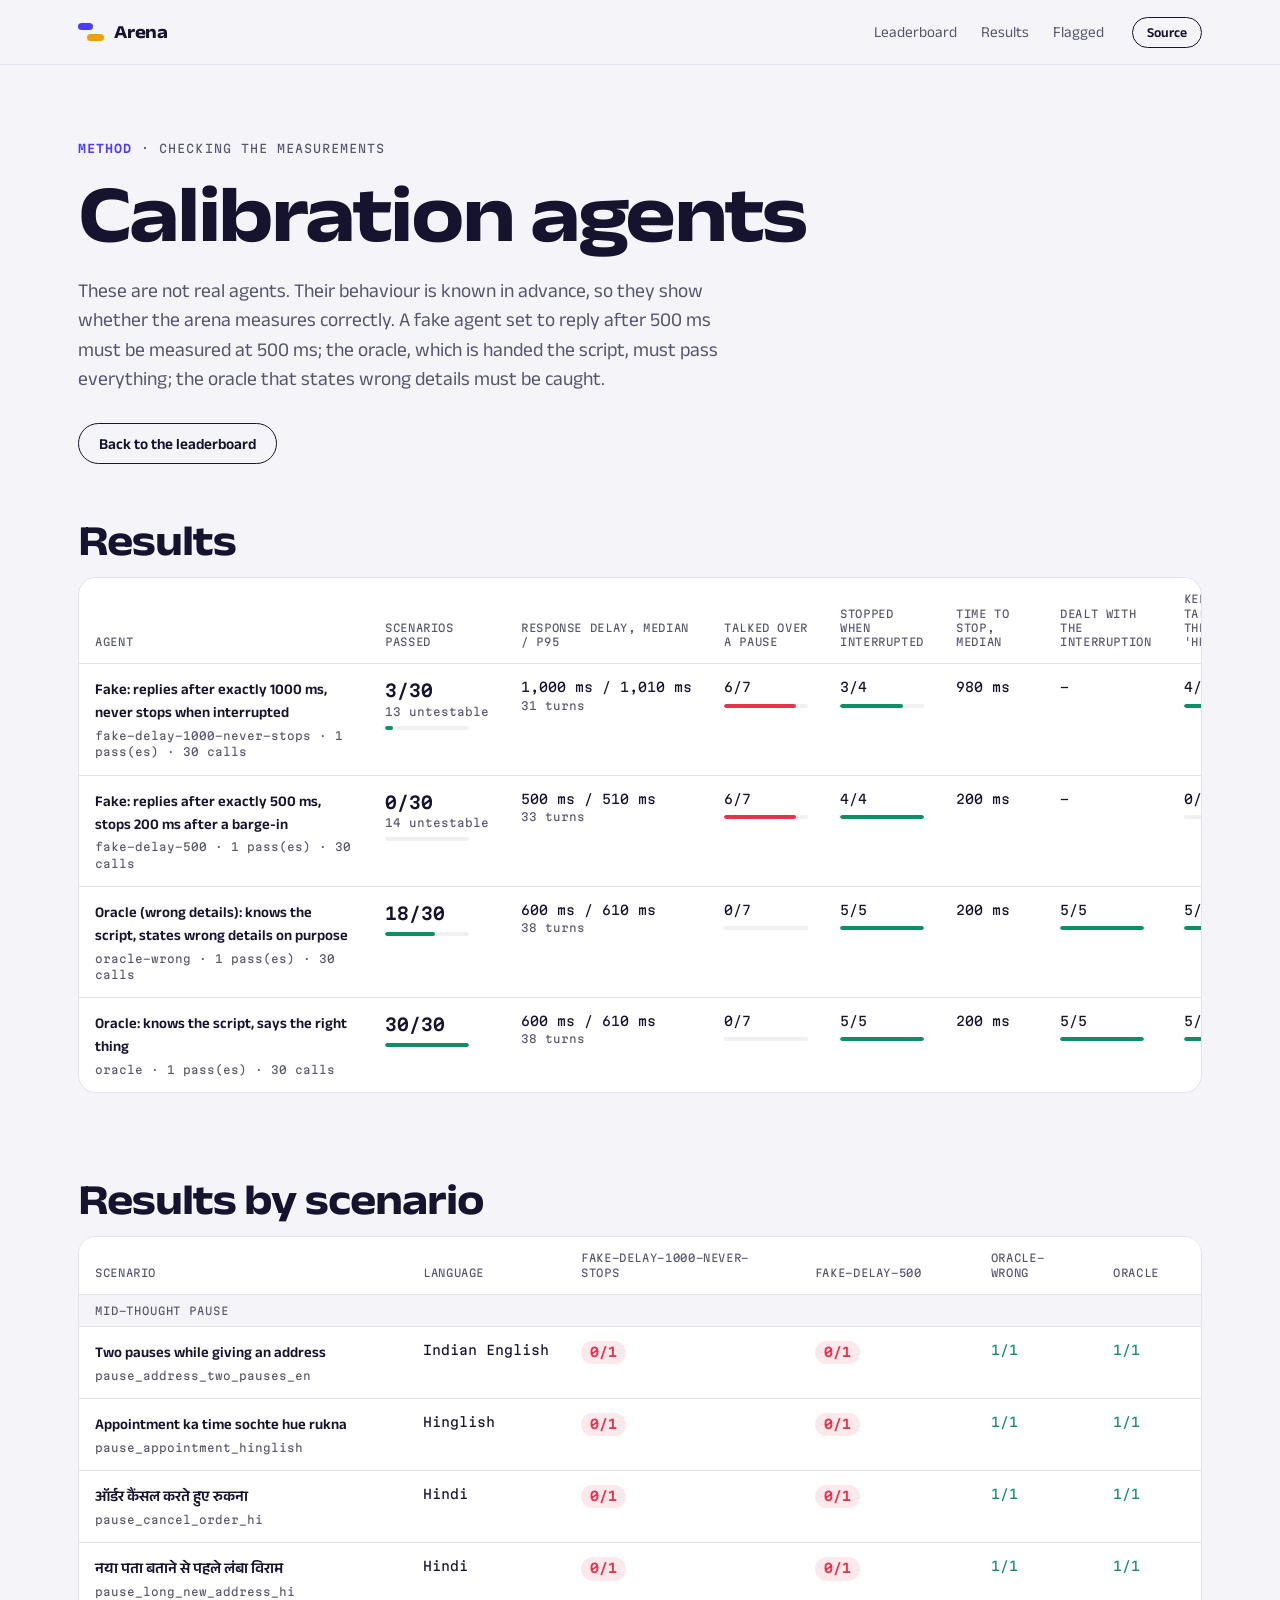
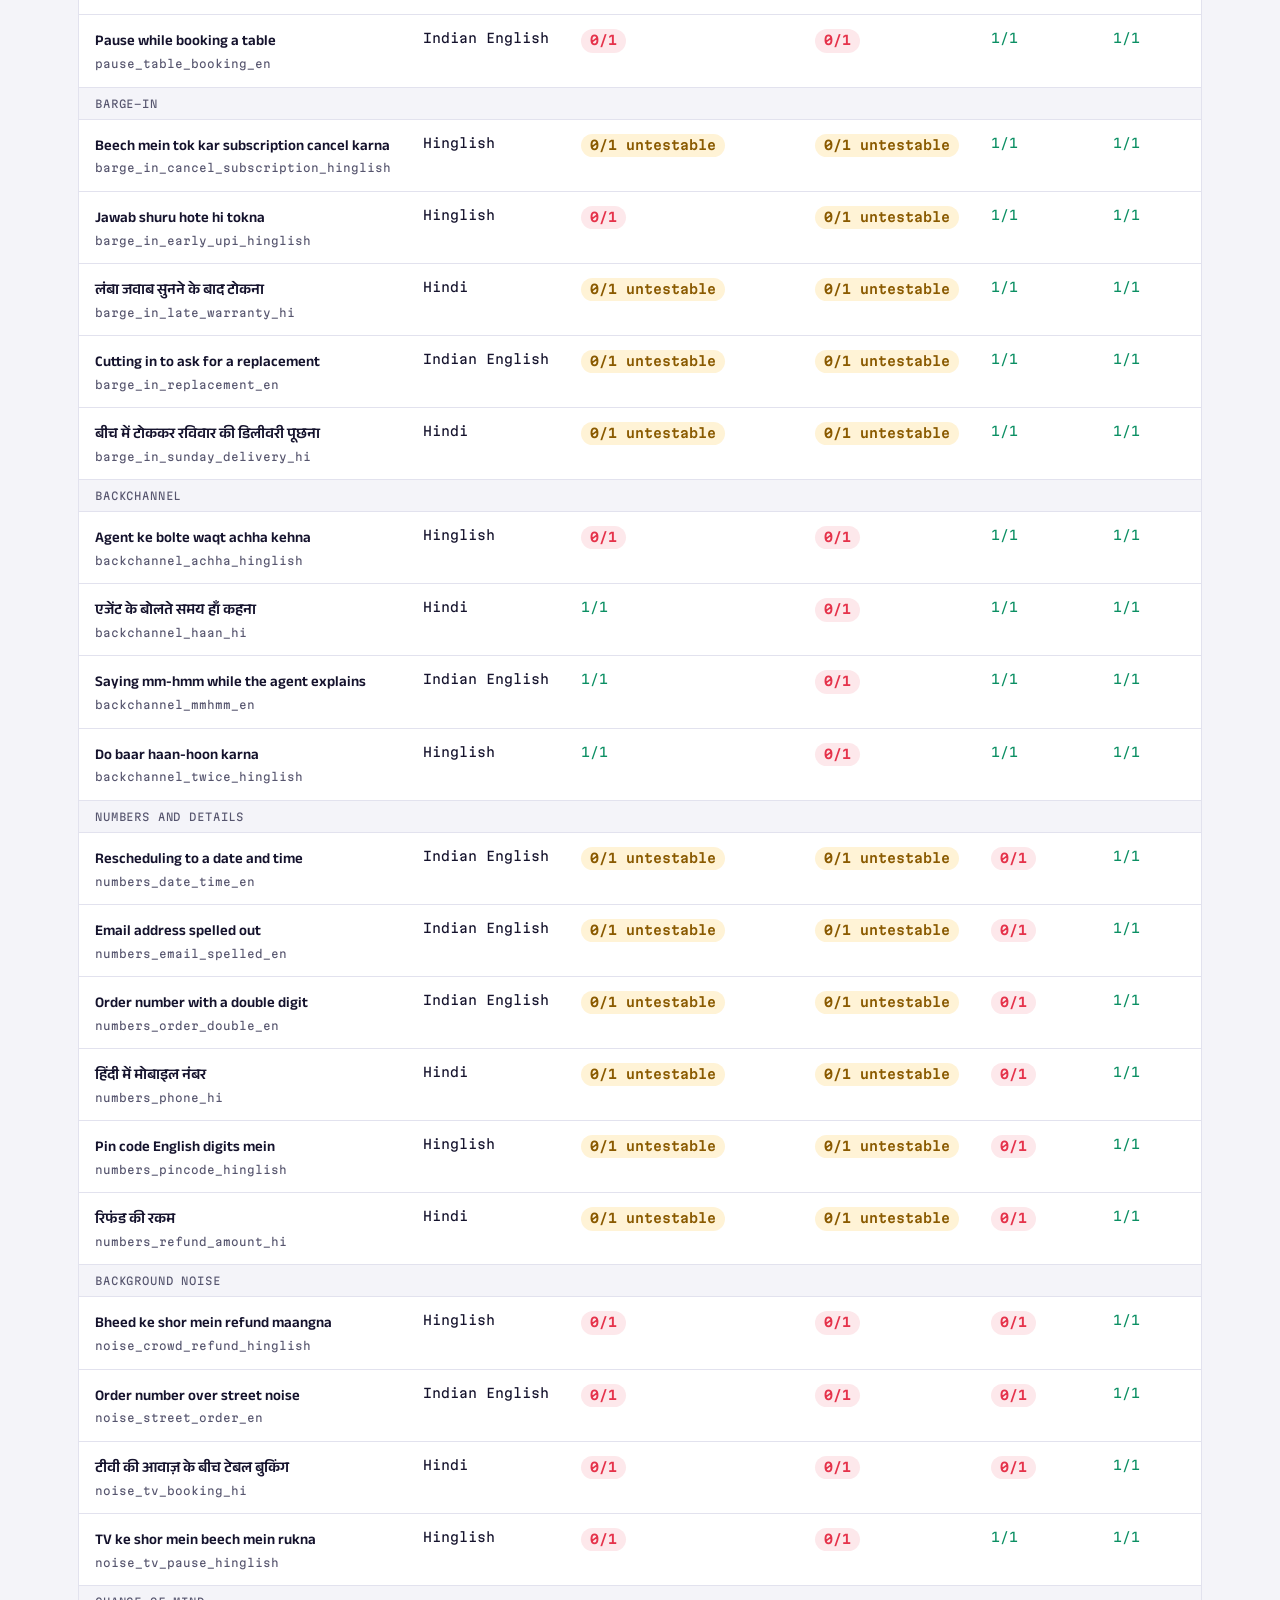
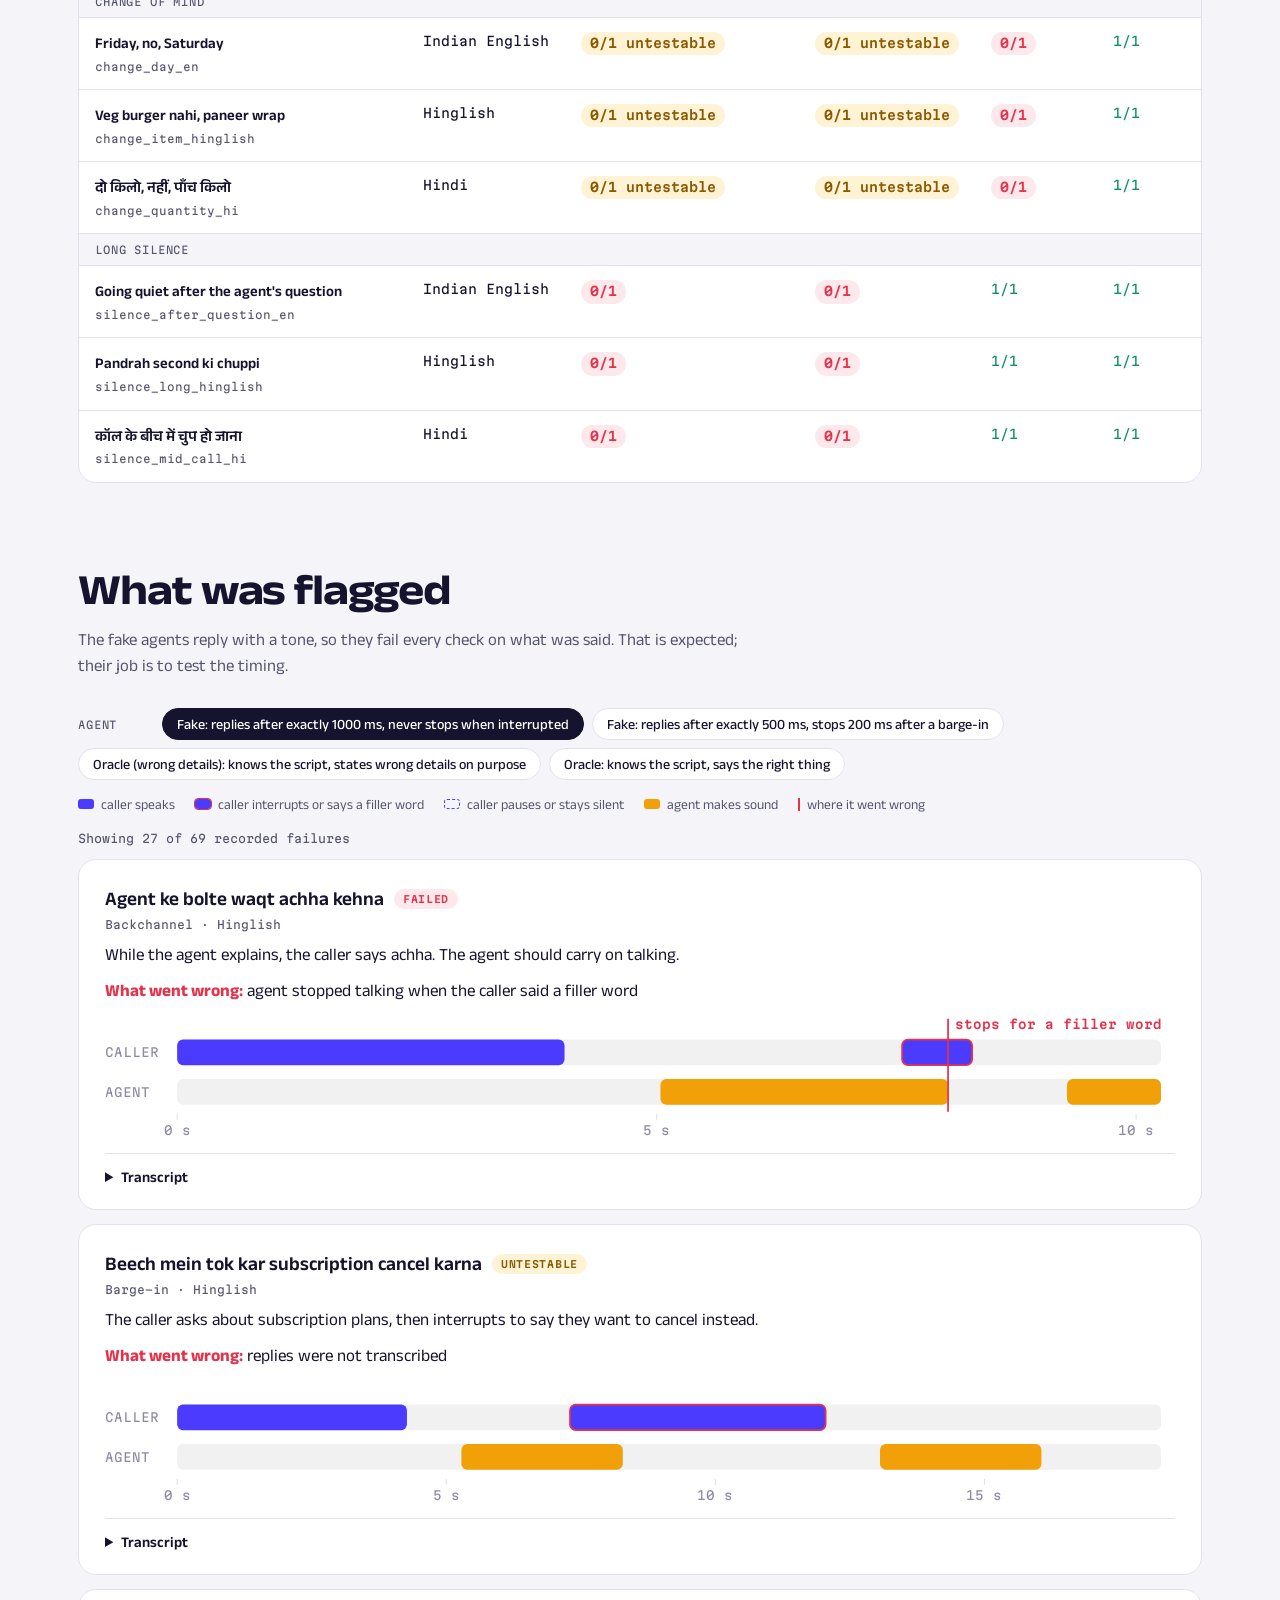
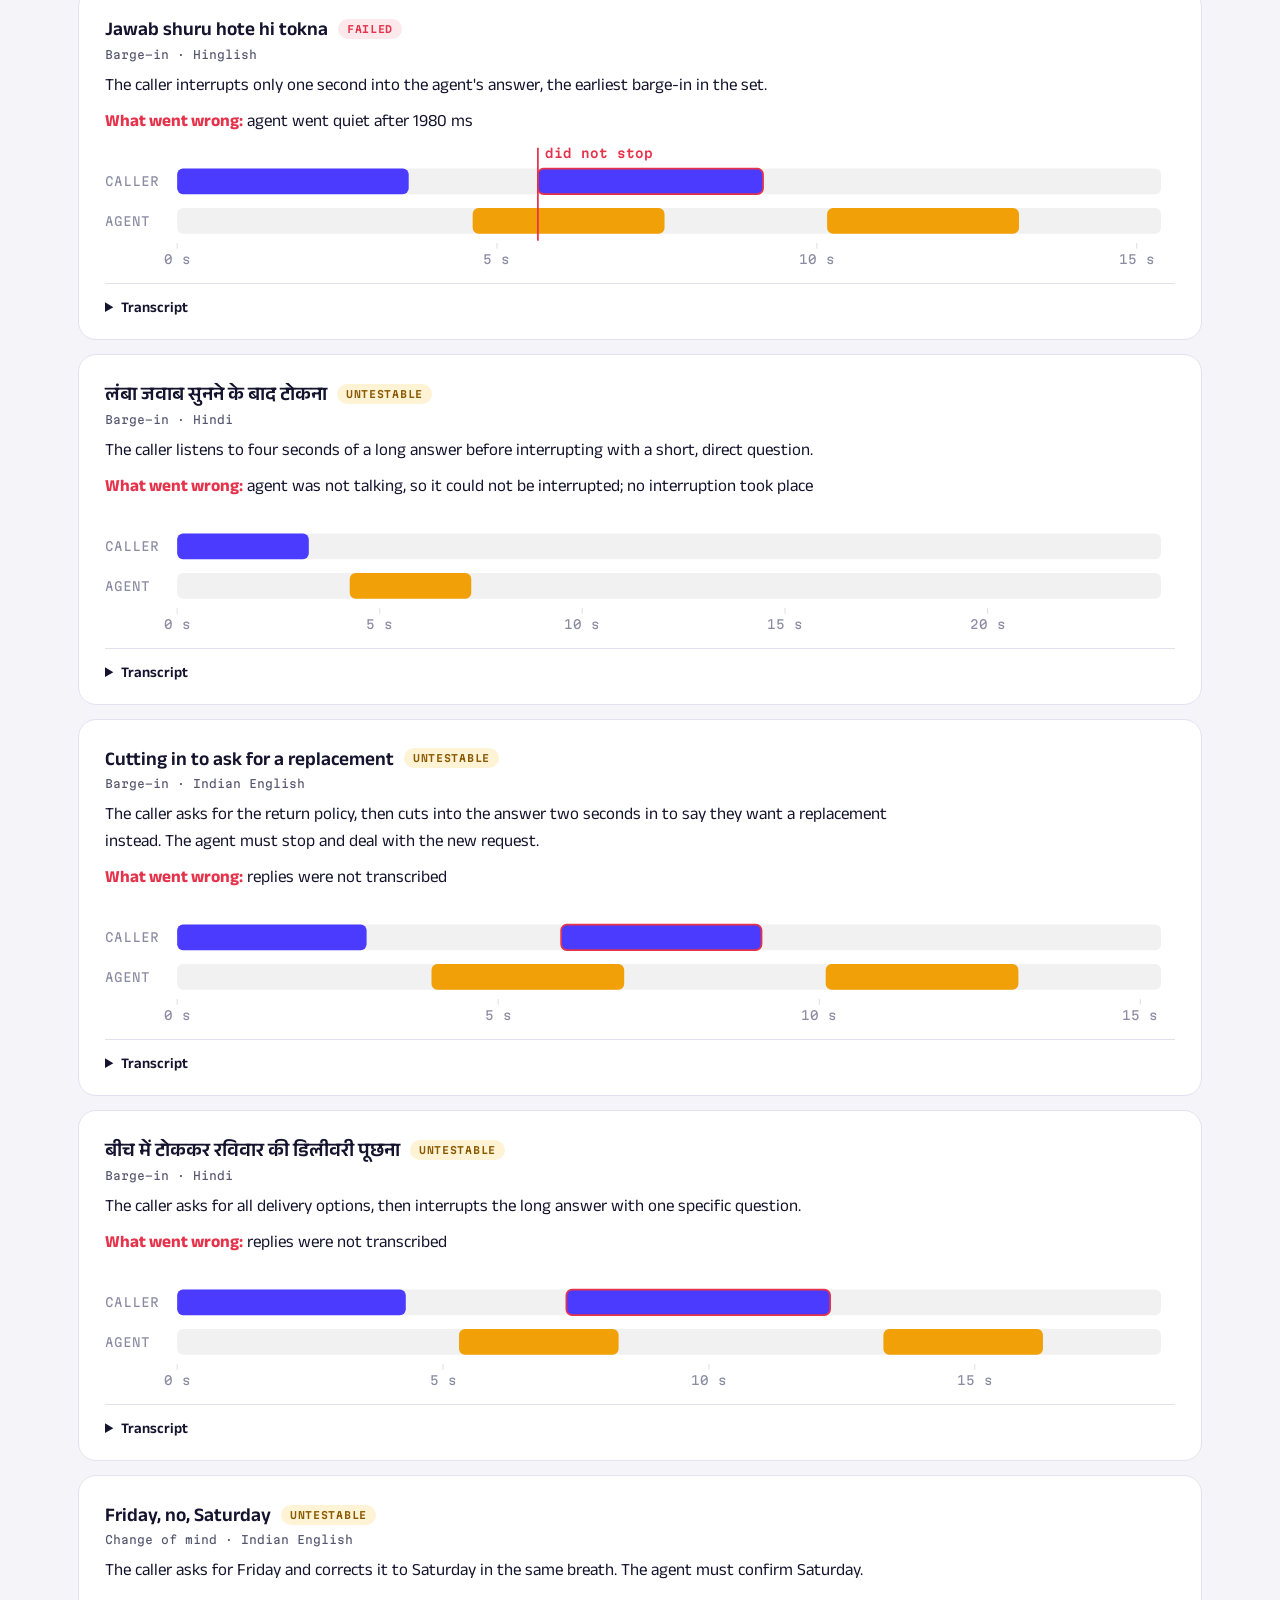
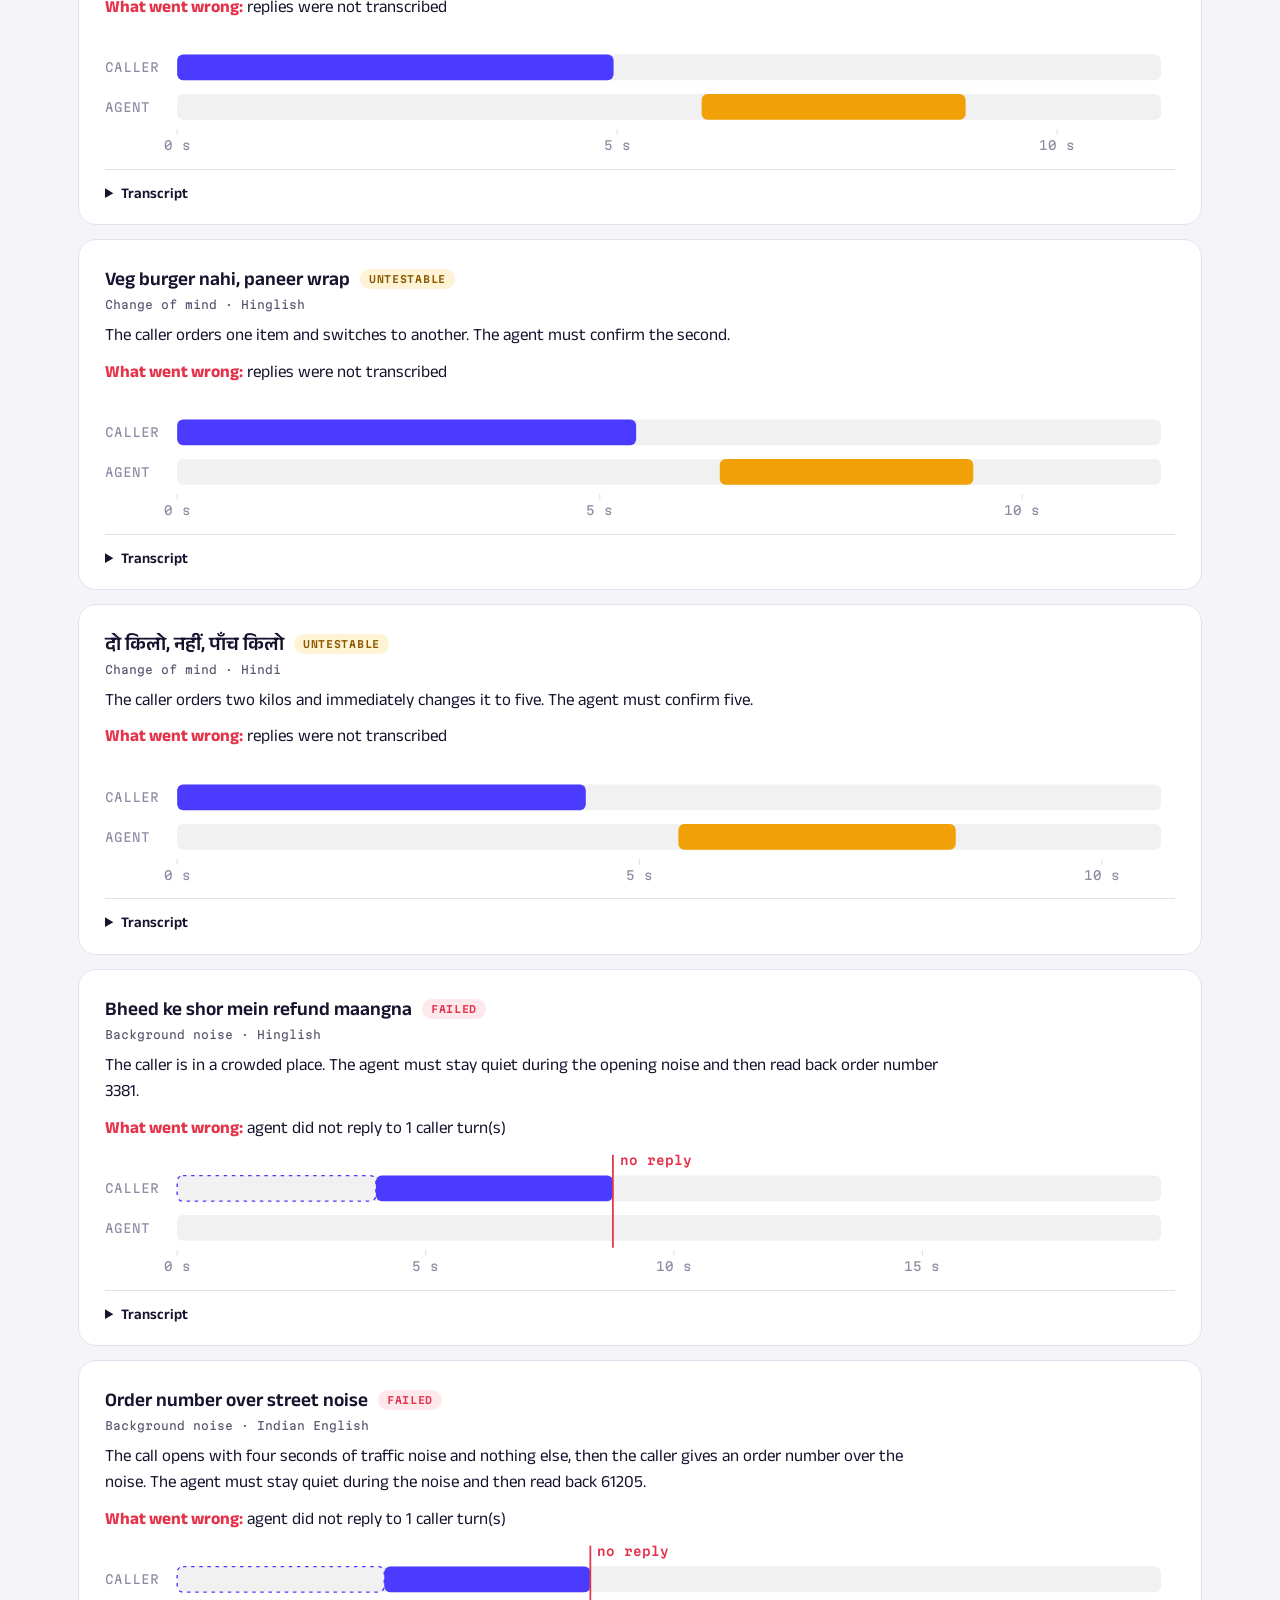
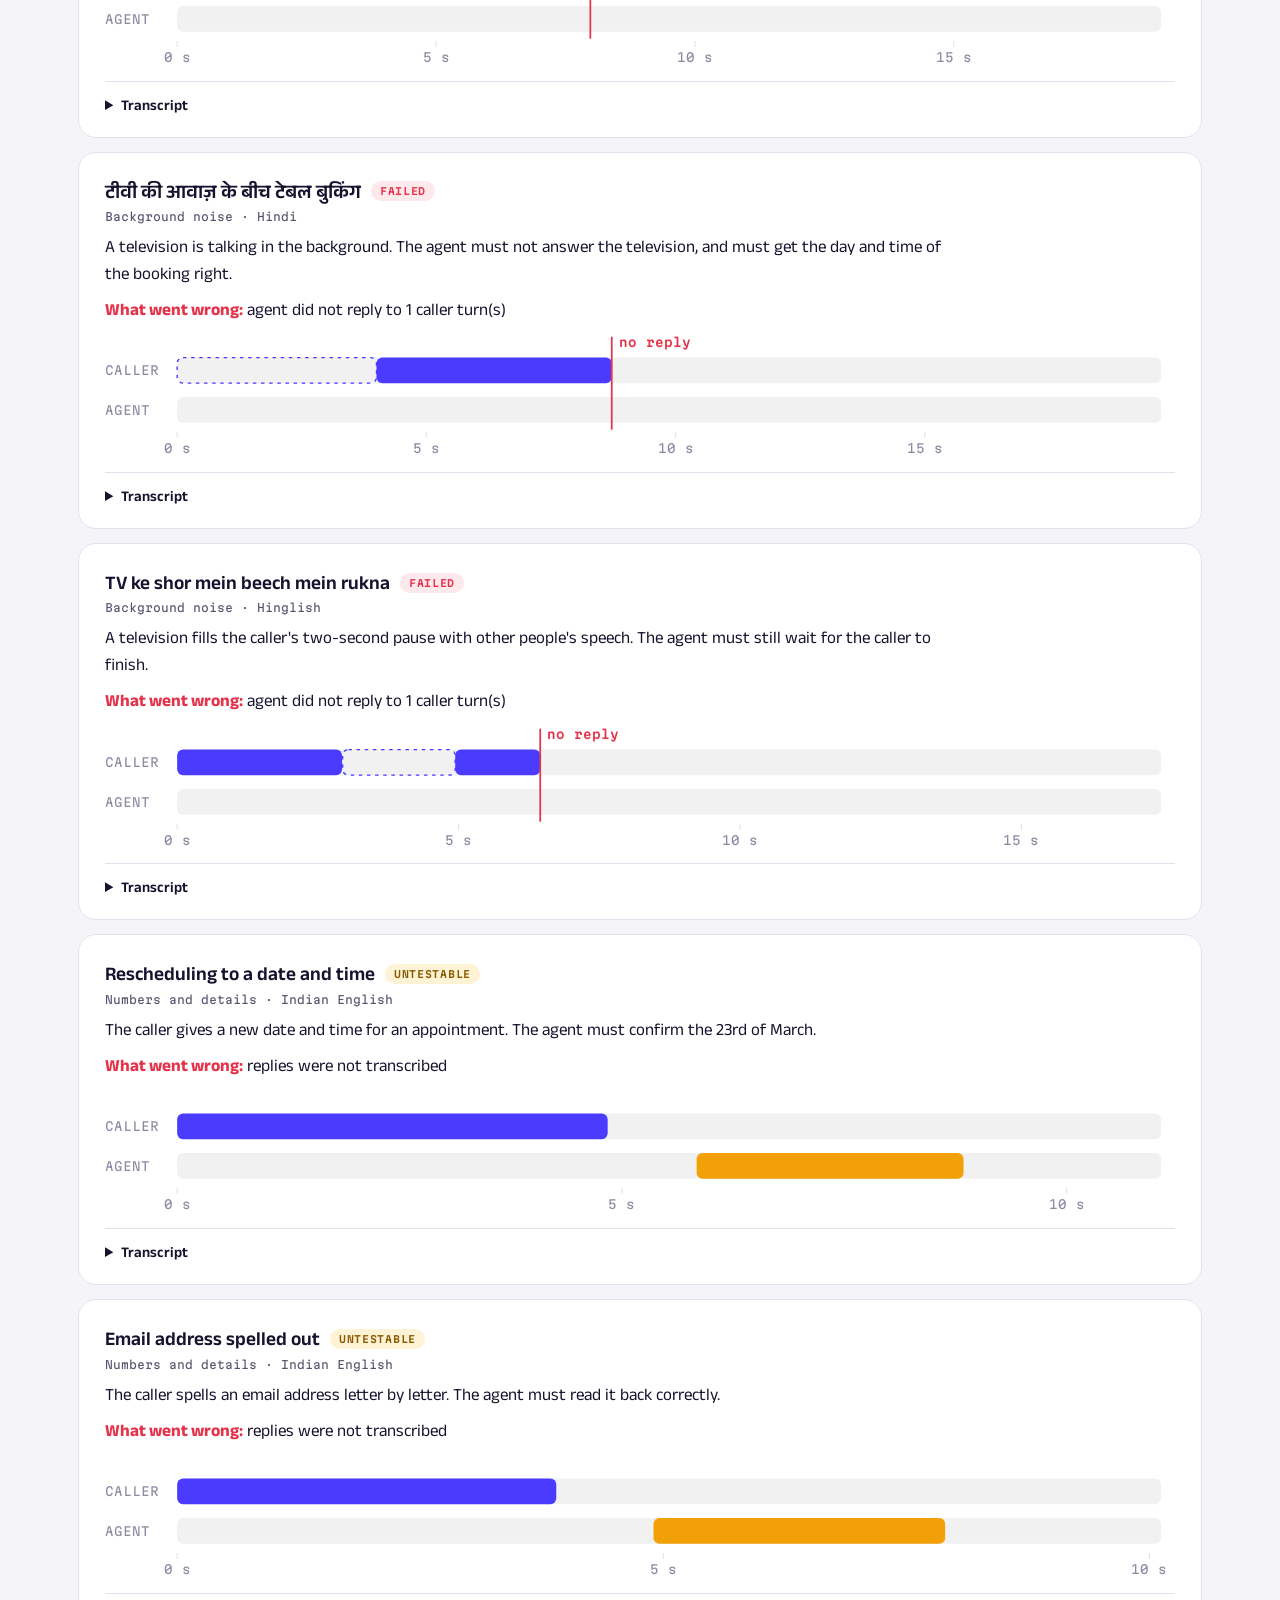
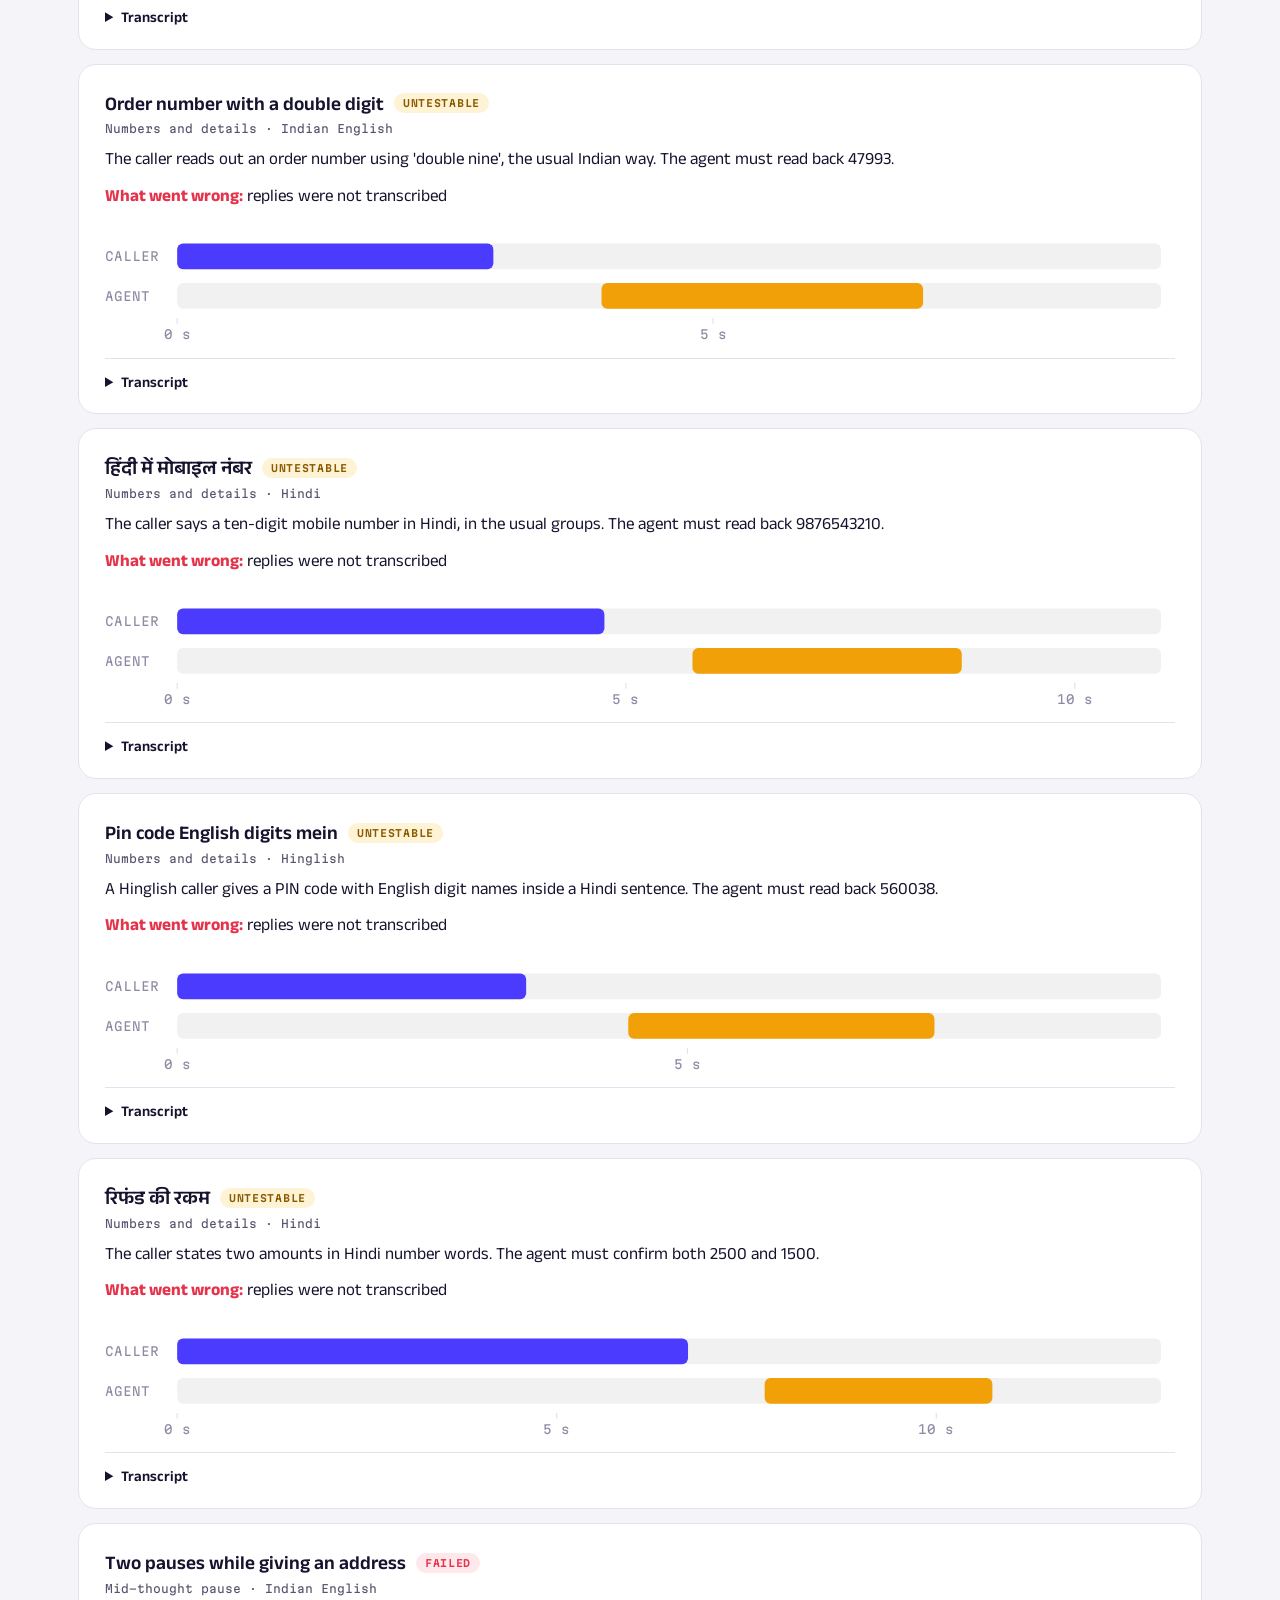
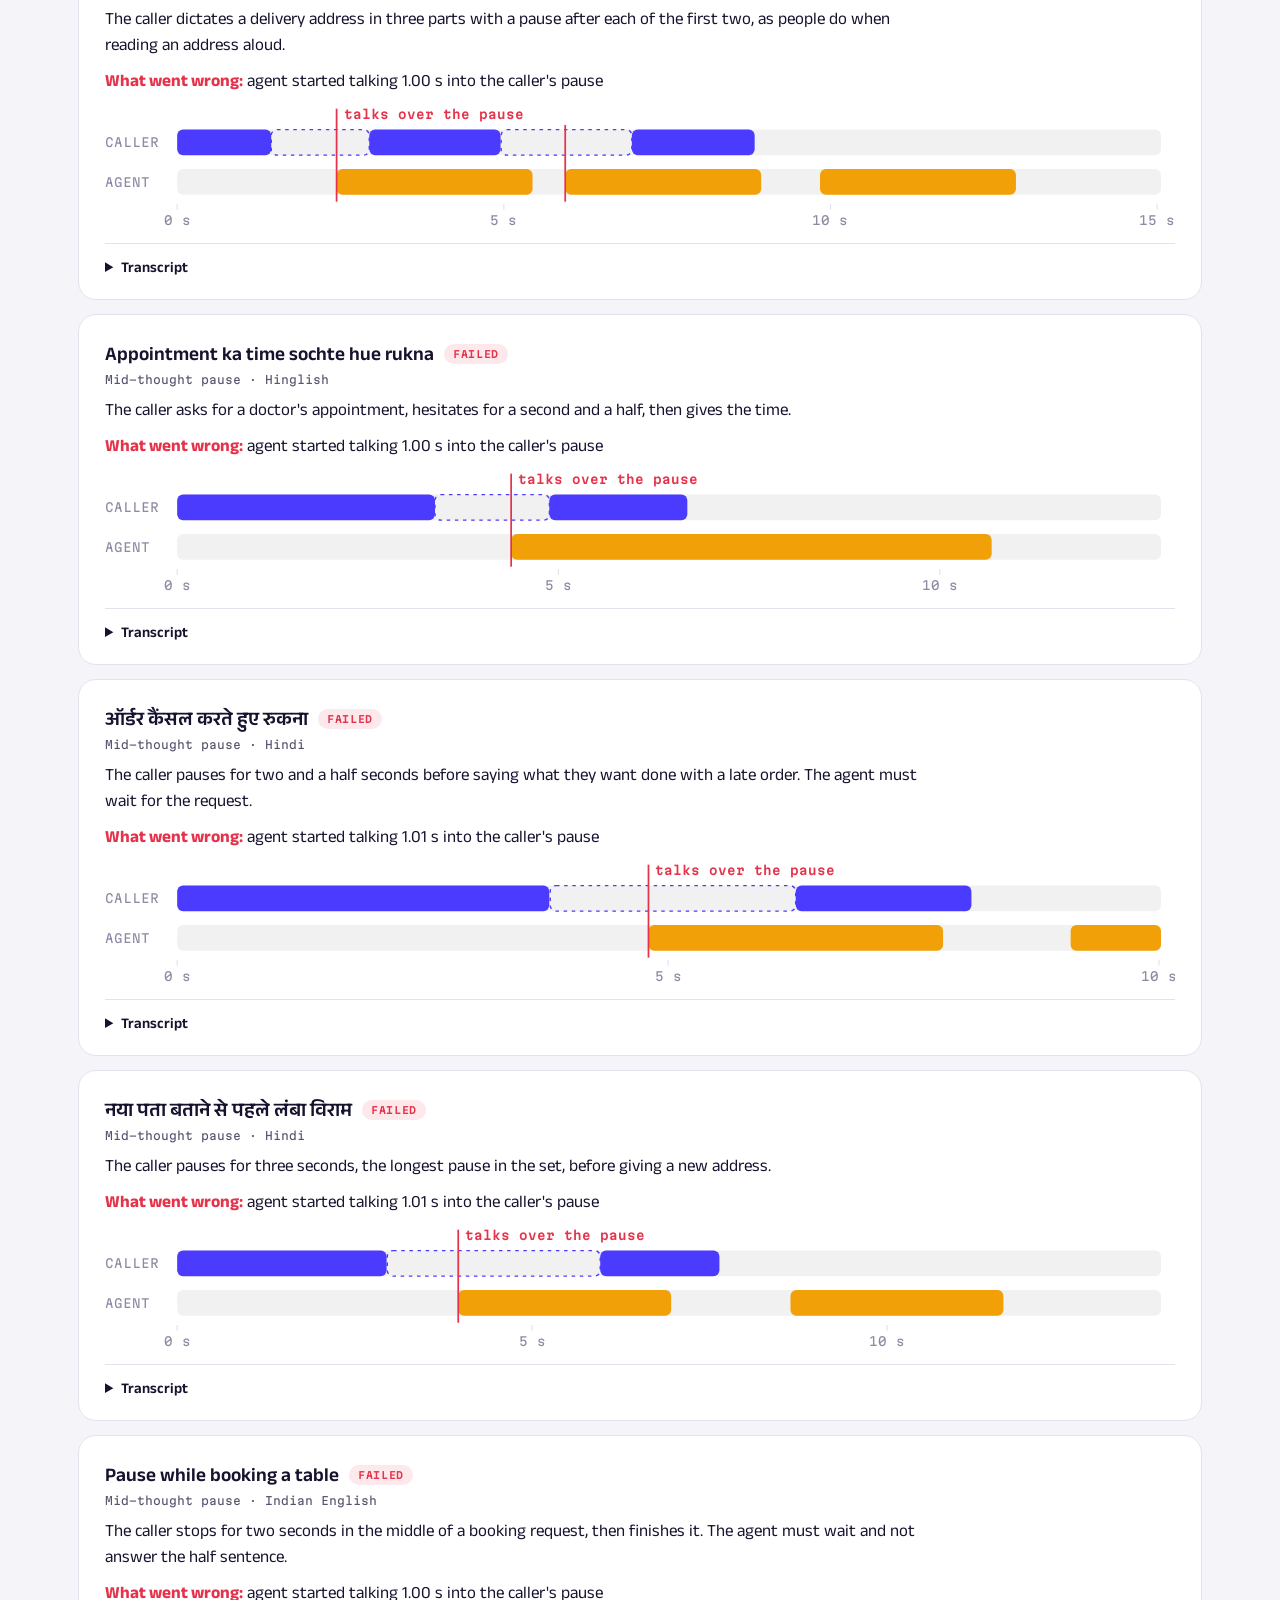
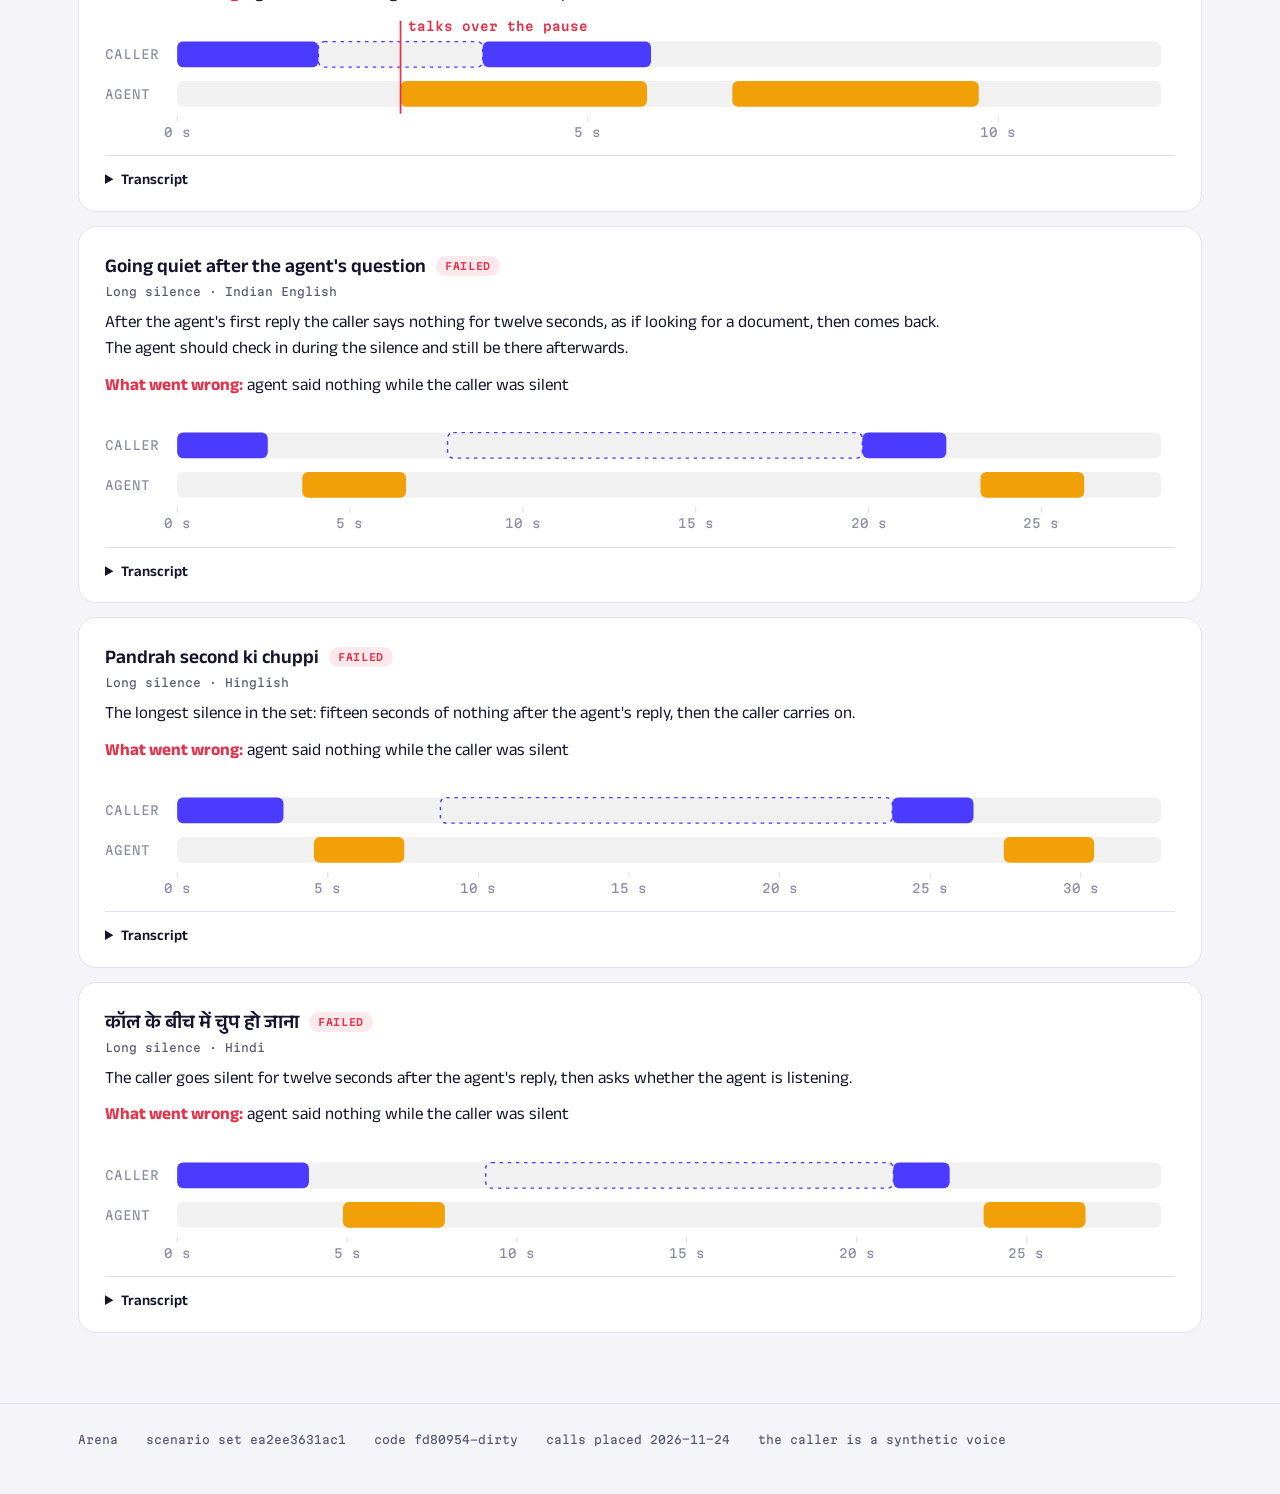
<file: docs/calibration.html>
<!doctype html><html lang='en'><head><meta charset='utf-8'><meta name='viewport' content='width=device-width,initial-scale=1'><title>Arena: calibration agents</title><meta name='description' content='Arena: calibration agents'><link rel='icon' type='image/svg+xml' href='favicon.svg'><link rel='preconnect' href='https://fonts.googleapis.com'><link rel='preconnect' href='https://fonts.gstatic.com' crossorigin><link rel='stylesheet' href='https://fonts.googleapis.com/css2?family=Anek+Devanagari:wdth,wght@75..125,300..800&family=Anek+Latin:wdth,wght@75..125,300..800&family=Martian+Mono:wght@400;600&display=swap'><style>/* The look of the generated website. Colours: the caller is always violet,
   the agent always marigold, a failure always red. */
:root{
  --paper:#f4f4f9; --surface:#fff; --ink:#15132d; --soft:#56556e; --line:#e2e2ee;
  --caller:#4b3bff; --agent:#f2a007; --fail:#e5334b; --pass:#0b8f63;
  --passbg:#e3f5ee; --failbg:#fde8eb; --mixbg:#fff3d6;
  --lane:rgba(21,19,45,.06); --tick:#8c8ba3;
  --display:"Anek Latin","Anek Devanagari",ui-sans-serif,system-ui,sans-serif;
  --mono:"Martian Mono",ui-monospace,"SF Mono",Menlo,monospace;
}
*{box-sizing:border-box}
html{scroll-behavior:smooth;scroll-padding-top:84px}
body{margin:0;background:var(--paper);color:var(--ink);font:400 17px/1.55 var(--display);
  font-stretch:100%;-webkit-font-smoothing:antialiased}
a{color:inherit}
:focus-visible{outline:3px solid var(--caller);outline-offset:3px;border-radius:4px}
.wrap{max-width:1180px;margin:0 auto;padding:0 28px}
[hidden]{display:none!important}

/* header */
.top{position:sticky;top:0;z-index:20;background:rgba(244,244,249,.82);backdrop-filter:blur(14px);
  border-bottom:1px solid var(--line)}
.top .wrap{display:flex;align-items:center;gap:28px;height:64px}
.brand{display:flex;align-items:center;gap:10px;font-weight:700;font-size:1.15rem;font-stretch:112%;
  text-decoration:none;letter-spacing:-.01em}
.brand svg{width:26px;height:20px}
.top nav{display:flex;gap:24px;margin-left:auto;font-size:.95rem}
.top nav a{text-decoration:none;color:var(--soft)}
.top nav a:hover{color:var(--ink)}
.btn{display:inline-flex;align-items:center;gap:8px;padding:11px 20px;border-radius:99px;font:600 .95rem var(--display);
  text-decoration:none;border:1.5px solid var(--ink);background:var(--ink);color:#fff;cursor:pointer;
  transition:transform .15s ease,background .15s ease}
.btn:hover{transform:translateY(-1px)}
.btn.ghost{background:transparent;color:var(--ink)}
.btn.small{padding:7px 14px;font-size:.85rem}

/* hero */
.hero{padding:76px 0 34px}
.eyebrow{font:400 .72rem var(--mono);text-transform:uppercase;letter-spacing:.09em;color:var(--soft);margin:0 0 18px}
.eyebrow b{color:var(--caller);font-weight:600}
h1{font-size:clamp(2.6rem,6.3vw,5.2rem);line-height:.98;font-weight:700;font-stretch:118%;letter-spacing:-.035em;
  margin:0 0 24px;max-width:15ch}
h1 em{font-style:normal;color:var(--fail)}
.lede{font-size:1.22rem;line-height:1.5;color:var(--soft);max-width:60ch;margin:0 0 30px}
.actions{display:flex;flex-wrap:wrap;gap:12px}
.facts{font:400 .74rem var(--mono);color:var(--soft);margin:26px 0 0;display:flex;flex-wrap:wrap;gap:8px 26px}
.facts b{color:var(--ink);font-weight:600}

/* the dark panel that plays one real call */
.panel{background:var(--ink);color:#edecfb;border-radius:24px;padding:30px 34px 26px;margin:22px 0 0;
  --lane:rgba(255,255,255,.07); --tick:#9a99b8; --line:rgba(255,255,255,.14); --soft:#b4b3cf;
  --caller:#8b80ff; --fail:#ff6b7f}
.panel .eyebrow{color:var(--soft)} .panel .eyebrow b{color:var(--agent)}
.panel h2{font-size:1.5rem;font-stretch:110%;margin:0 0 6px;letter-spacing:-.015em;border:0;padding:0}
.panel .why{color:var(--soft);margin:0 0 14px;max-width:80ch}
.panel .why strong{color:var(--fail);font-weight:600}
.panel .btn{background:#fff;color:var(--ink);border-color:#fff}

/* a call: two lanes and a transport bar */
.lanes{overflow-x:auto}
.lanes svg{display:block;width:100%;min-width:620px;height:auto;cursor:pointer}
.lab,.tick,.marktext{font:10.5px var(--mono);fill:var(--tick)}
.tick{text-anchor:middle}
.track{fill:var(--lane)}
.axis{stroke:var(--line)}
.caller{fill:var(--caller)}
.caller.barge_in,.caller.backchannel{fill:var(--caller);stroke:var(--fail);stroke-width:1.5}
.agent{fill:var(--agent)}
.gap{fill:none;stroke:var(--caller);stroke-dasharray:3 4;stroke-width:1.2}
.mark{stroke:var(--fail);stroke-width:1.5}
.marktext{fill:var(--fail);font-weight:600}
.playhead{stroke:currentColor;stroke-width:1.5;opacity:0}
.transport{display:flex;align-items:center;gap:14px;margin-top:10px;flex-wrap:wrap}
.play{width:44px;height:44px;border-radius:50%;border:0;background:var(--ink);color:#fff;cursor:pointer;
  display:grid;place-items:center;flex:none;transition:transform .15s ease}
.panel .play{background:#fff;color:var(--ink);width:52px;height:52px}
.play:hover{transform:scale(1.06)}
.play svg{width:16px;height:16px;fill:currentColor}
.play .i-pause,.playing .play .i-play{display:none}
.playing .play .i-pause{display:block}
.time{font:400 .78rem var(--mono);min-width:92px}
.hint{font-size:.85rem;color:var(--soft)}
.legend{display:flex;flex-wrap:wrap;gap:6px 20px;font-size:.85rem;color:var(--soft);margin:14px 0 0;padding:0;list-style:none}
.legend i{display:inline-block;width:16px;height:10px;border-radius:3px;margin-right:7px}
.legend .l-gap{border:1.2px dashed var(--caller);background:none}
.legend .l-mark{width:2px;height:13px;border-radius:0;vertical-align:-2px}

/* sections */
section{padding:84px 0 0}
h2{font-size:clamp(1.9rem,3.4vw,2.7rem);line-height:1.05;font-weight:700;font-stretch:114%;letter-spacing:-.025em;margin:0 0 14px}
h3{font-size:1.15rem;font-weight:600;margin:0 0 6px}
.sub{color:var(--soft);max-width:68ch;margin:0 0 30px;font-size:1.05rem}
.note{color:var(--soft);font-size:.9rem;max-width:80ch}
.notice{border-left:3px solid var(--agent);padding:4px 0 4px 16px;margin:18px 0 0}

/* the seven things the caller does */
.families{display:grid;grid-template-columns:repeat(auto-fill,minmax(250px,1fr));gap:14px}
.family{background:var(--surface);border:1px solid var(--line);border-radius:18px;padding:20px 20px 18px;
  display:flex;flex-direction:column}
.family svg{width:100%;height:auto;margin:0 0 16px;display:block}
.family p{margin:0 0 14px;color:var(--soft);font-size:.95rem;flex:1}
.family .count{font:400 .7rem var(--mono);color:var(--soft);margin:0}
.family .count b{color:var(--ink);font-weight:600}
.g-track{fill:var(--lane)} .g-caller{fill:var(--caller)} .g-agent{fill:var(--agent)}
.g-gap{fill:none;stroke:var(--caller);stroke-dasharray:3 4;stroke-width:1.2}
.g-noise{stroke:var(--tick);stroke-width:1.2;opacity:.55}
.g-mark{stroke:var(--fail);stroke-width:1.6}
.g-old{fill:var(--caller);opacity:.3}

/* tables */
.scroll{overflow-x:auto;background:var(--surface);border:1px solid var(--line);border-radius:18px}
table{border-collapse:collapse;width:100%;font-size:.92rem}
th,td{padding:14px 16px;text-align:left;border-bottom:1px solid var(--line);vertical-align:top}
tbody tr:last-child>*{border-bottom:0}
thead th{font:400 .66rem/1.35 var(--mono);text-transform:uppercase;letter-spacing:.06em;color:var(--soft);
  vertical-align:bottom;background:var(--surface);min-width:104px}
th[scope=row]{font-weight:600;min-width:290px;position:relative}
.board th[scope=row]:has(.rank){padding-left:54px}
td{font:400 .8rem/1.5 var(--mono);white-space:nowrap}
td small,.spread{display:block;font:400 .68rem/1.5 var(--mono);color:var(--soft);font-weight:400}
th .spread{margin-top:4px}
.board .lead{font-size:1.05rem;font-weight:600}
.rank{position:absolute;left:16px;top:13px;display:grid;place-items:center;width:26px;height:26px;border-radius:50%;
  background:var(--paper);font:600 .7rem var(--mono)}
.meter{display:block;height:4px;border-radius:2px;background:var(--lane);margin:6px 0 2px;width:84px;overflow:hidden}
.meter i{display:block;height:100%;border-radius:2px;background:var(--pass)}
.meter.down i{background:var(--fail)}
.matrix td.pass{color:var(--pass)}
.matrix td a{display:inline-block;padding:2px 9px;border-radius:99px;text-decoration:none;font-weight:600}
.matrix td.fail a{background:var(--failbg);color:var(--fail)}
.matrix td.mixed a{background:var(--mixbg);color:#8a5a00}
.matrix td.na{color:var(--tick)}
.matrix .family-row th{font:400 .66rem var(--mono);text-transform:uppercase;letter-spacing:.08em;color:var(--soft);
  background:var(--paper);padding:9px 16px}

/* failures */
.filters{display:flex;flex-wrap:wrap;gap:8px;margin:0 0 10px;align-items:center}
.filters .k{font:400 .66rem var(--mono);text-transform:uppercase;letter-spacing:.08em;color:var(--soft);width:76px}
.chip{padding:7px 14px;border-radius:99px;border:1px solid var(--line);background:var(--surface);color:var(--ink);
  font:500 .88rem var(--display);cursor:pointer}
.chip[aria-pressed=true]{background:var(--ink);border-color:var(--ink);color:#fff}
.showing{font:400 .72rem var(--mono);color:var(--soft);margin:16px 0 0}
.card{background:var(--surface);border:1px solid var(--line);border-radius:18px;padding:24px 26px 20px;margin:14px 0 0;
  scroll-margin-top:90px}
.card:target{border-color:var(--caller);box-shadow:0 0 0 3px rgba(75,59,255,.14)}
.card h4{font-size:1.2rem;font-weight:600;margin:0 0 4px;display:flex;gap:10px;align-items:center;flex-wrap:wrap}
.badge{font:600 .62rem var(--mono);text-transform:uppercase;letter-spacing:.07em;padding:4px 9px;border-radius:99px;
  background:var(--failbg);color:var(--fail)}
.badge.untestable{background:var(--mixbg);color:#8a5a00}
.meta{font:400 .7rem var(--mono);color:var(--soft);margin:0 0 12px}
.card p{margin:0 0 10px;max-width:84ch}
.card .why strong{color:var(--fail)}
details{margin-top:14px;border-top:1px solid var(--line);padding-top:12px}
summary{cursor:pointer;font-weight:600;font-size:.92rem}
details .k{font:400 .66rem var(--mono);text-transform:uppercase;letter-spacing:.08em;color:var(--soft);margin:14px 0 4px}
details ol{margin:0;padding-left:22px}
details em{color:var(--soft)}

/* method */
.proof{display:grid;grid-template-columns:repeat(auto-fit,minmax(260px,1fr));gap:14px}
.proof>div{background:var(--surface);border:1px solid var(--line);border-radius:18px;padding:22px}
.proof .fig{font:600 1.5rem var(--mono);letter-spacing:-.02em;margin:0 0 8px}
.proof p{margin:0;color:var(--soft);font-size:.95rem}
dl.defs{display:grid;grid-template-columns:minmax(180px,max-content) 1fr;gap:10px 28px;margin:26px 0 0;max-width:980px}
dl.defs dt{font-weight:600} dl.defs dd{margin:0;color:var(--soft)}
ul.plain{margin:0;padding-left:20px;color:var(--soft);max-width:80ch}
ul.plain li{margin:0 0 6px}
.closing{background:var(--surface);border:1px solid var(--line);border-radius:24px;padding:38px 40px;margin-top:84px}
.closing h2{margin-bottom:10px}
footer{margin:70px 0 0;padding:26px 0 44px;border-top:1px solid var(--line);font:400 .7rem/1.8 var(--mono);color:var(--soft)}
footer .wrap{display:flex;flex-wrap:wrap;gap:6px 28px}

/* the hero call draws itself in once */
@media (prefers-reduced-motion:no-preference){
  .panel .lanes rect.caller,.panel .lanes rect.agent,.panel .lanes rect.gap{transform-box:fill-box;transform-origin:left;
    animation:draw .7s cubic-bezier(.2,.7,.2,1) both;animation-delay:calc(var(--i,0)*90ms + .25s)}
  .panel .mark,.panel .marktext{animation:fade .4s ease both;animation-delay:1.5s}
}
@keyframes draw{from{transform:scaleX(0);opacity:0}}
@keyframes fade{from{opacity:0}}
@media (prefers-reduced-motion:reduce){html{scroll-behavior:auto}.btn,.play{transition:none}}

@media (max-width:760px){
  body{font-size:16px}.wrap{padding:0 18px}
  .top nav{display:none}.top .btn{margin-left:auto}
  .hero{padding:44px 0 20px}.panel{padding:22px 18px 18px;border-radius:18px}
  section{padding-top:60px}.closing{padding:26px 22px;margin-top:60px}
  dl.defs{grid-template-columns:1fr;gap:2px 0}dl.defs dd{margin-bottom:12px}
  .filters .k{width:100%}
}
</style></head><body><header class='top'><div class='wrap'><a class='brand' href='index.html'><svg viewBox='0 0 26 20' aria-hidden='true'><rect x='0' y='1' width='15' height='7' rx='3.5' fill='#4b3bff'/><rect x='9' y='12' width='17' height='7' rx='3.5' fill='#f2a007'/></svg>Arena</a><nav aria-label='Sections'><a href='index.html'>Leaderboard</a><a href='#results'>Results</a><a href='#flagged'>Flagged</a></nav><a class='btn ghost small' href='https://github.com/MK-Sindhu/ai-voice-stress-test'>Source</a></div></header><main><div class='wrap'><div class='hero'><p class='eyebrow'><b>Method</b> · checking the measurements</p><h1>Calibration agents</h1><p class='lede'>These are not real agents. Their behaviour is known in advance, so they show whether the arena measures correctly. A fake agent set to reply after 500 ms must be measured at 500 ms; the oracle, which is handed the script, must pass everything; the oracle that states wrong details must be caught.</p><div class='actions'><a class='btn ghost' href='index.html'>Back to the leaderboard</a></div></div><section id='results' style='padding-top:20px'><h2>Results</h2><div class='scroll'><table class='board'><thead><tr><th>Agent</th><th>Scenarios passed</th><th>Response delay, median / p95</th><th>Talked over a pause</th><th>Stopped when interrupted</th><th>Time to stop, median</th><th>Dealt with the interruption</th><th>Kept talking through &#x27;hmm&#x27;</th><th>Details read back right</th><th>Replied in caller&#x27;s language</th><th>Turns with no reply</th></tr></thead><tbody><tr><th scope='row'>Fake: replies after exactly 1000 ms, never stops when interrupted<span class='spread'>fake-delay-1000-never-stops · 1 pass(es) · 30 calls</span></th><td class='lead'>3/30 <small>13 untestable</small><span class='meter up'><i style='width:10%'></i></span></td><td>1,000 ms / 1,010 ms <small>31 turns</small></td><td>6/7<span class='meter down'><i style='width:86%'></i></span></td><td>3/4<span class='meter up'><i style='width:75%'></i></span></td><td>980 ms</td><td>–</td><td>4/5<span class='meter up'><i style='width:80%'></i></span></td><td>–</td><td>–</td><td>4/37<span class='meter down'><i style='width:11%'></i></span></td></tr><tr><th scope='row'>Fake: replies after exactly 500 ms, stops 200 ms after a barge-in<span class='spread'>fake-delay-500 · 1 pass(es) · 30 calls</span></th><td class='lead'>0/30 <small>14 untestable</small><span class='meter up'><i style='width:0%'></i></span></td><td>500 ms / 510 ms <small>33 turns</small></td><td>6/7<span class='meter down'><i style='width:86%'></i></span></td><td>4/4<span class='meter up'><i style='width:100%'></i></span></td><td>200 ms</td><td>–</td><td>0/5<span class='meter up'><i style='width:0%'></i></span></td><td>–</td><td>–</td><td>4/37<span class='meter down'><i style='width:11%'></i></span></td></tr><tr><th scope='row'>Oracle (wrong details): knows the script, states wrong details on purpose<span class='spread'>oracle-wrong · 1 pass(es) · 30 calls</span></th><td class='lead'>18/30<span class='meter up'><i style='width:60%'></i></span></td><td>600 ms / 610 ms <small>38 turns</small></td><td>0/7<span class='meter down'><i style='width:0%'></i></span></td><td>5/5<span class='meter up'><i style='width:100%'></i></span></td><td>200 ms</td><td>5/5<span class='meter up'><i style='width:100%'></i></span></td><td>5/5<span class='meter up'><i style='width:100%'></i></span></td><td>0/9<span class='meter up'><i style='width:0%'></i></span></td><td>30/30<span class='meter up'><i style='width:100%'></i></span></td><td>0/38<span class='meter down'><i style='width:0%'></i></span></td></tr><tr><th scope='row'>Oracle: knows the script, says the right thing<span class='spread'>oracle · 1 pass(es) · 30 calls</span></th><td class='lead'>30/30<span class='meter up'><i style='width:100%'></i></span></td><td>600 ms / 610 ms <small>38 turns</small></td><td>0/7<span class='meter down'><i style='width:0%'></i></span></td><td>5/5<span class='meter up'><i style='width:100%'></i></span></td><td>200 ms</td><td>5/5<span class='meter up'><i style='width:100%'></i></span></td><td>5/5<span class='meter up'><i style='width:100%'></i></span></td><td>9/9<span class='meter up'><i style='width:100%'></i></span></td><td>30/30<span class='meter up'><i style='width:100%'></i></span></td><td>0/38<span class='meter down'><i style='width:0%'></i></span></td></tr></tbody></table></div></section><section id='scenarios'><h2>Results by scenario</h2><div class='scroll'><table class='matrix'><thead><tr><th>Scenario</th><th>Language</th><th>fake-delay-1000-never-stops</th><th>fake-delay-500</th><th>oracle-wrong</th><th>oracle</th></tr></thead><tbody><tr class='family-row'><th colspan='6'>Mid-thought pause</th></tr><tr><th scope='row' title='The caller dictates a delivery address in three parts with a pause after each of the first two, as people do when reading an address aloud.'>Two pauses while giving an address<span class='spread'>pause_address_two_pauses_en</span></th><td>Indian English</td><td class='fail'><a href='#fake-delay-1000-never-stops--pause_address_two_pauses_en'>0/1</a></td><td class='fail'><a href='#fake-delay-500--pause_address_two_pauses_en'>0/1</a></td><td class='pass'>1/1</td><td class='pass'>1/1</td></tr><tr><th scope='row' title='The caller asks for a doctor&#x27;s appointment, hesitates for a second and a half, then gives the time.'>Appointment ka time sochte hue rukna<span class='spread'>pause_appointment_hinglish</span></th><td>Hinglish</td><td class='fail'><a href='#fake-delay-1000-never-stops--pause_appointment_hinglish'>0/1</a></td><td class='fail'><a href='#fake-delay-500--pause_appointment_hinglish'>0/1</a></td><td class='pass'>1/1</td><td class='pass'>1/1</td></tr><tr><th scope='row' title='The caller pauses for two and a half seconds before saying what they want done with a late order. The agent must wait for the request.'>ऑर्डर कैंसल करते हुए रुकना<span class='spread'>pause_cancel_order_hi</span></th><td>Hindi</td><td class='fail'><a href='#fake-delay-1000-never-stops--pause_cancel_order_hi'>0/1</a></td><td class='fail'><a href='#fake-delay-500--pause_cancel_order_hi'>0/1</a></td><td class='pass'>1/1</td><td class='pass'>1/1</td></tr><tr><th scope='row' title='The caller pauses for three seconds, the longest pause in the set, before giving a new address.'>नया पता बताने से पहले लंबा विराम<span class='spread'>pause_long_new_address_hi</span></th><td>Hindi</td><td class='fail'><a href='#fake-delay-1000-never-stops--pause_long_new_address_hi'>0/1</a></td><td class='fail'><a href='#fake-delay-500--pause_long_new_address_hi'>0/1</a></td><td class='pass'>1/1</td><td class='pass'>1/1</td></tr><tr><th scope='row' title='The caller stops for two seconds in the middle of a booking request, then finishes it. The agent must wait and not answer the half sentence.'>Pause while booking a table<span class='spread'>pause_table_booking_en</span></th><td>Indian English</td><td class='fail'><a href='#fake-delay-1000-never-stops--pause_table_booking_en'>0/1</a></td><td class='fail'><a href='#fake-delay-500--pause_table_booking_en'>0/1</a></td><td class='pass'>1/1</td><td class='pass'>1/1</td></tr><tr class='family-row'><th colspan='6'>Barge-in</th></tr><tr><th scope='row' title='The caller asks about subscription plans, then interrupts to say they want to cancel instead.'>Beech mein tok kar subscription cancel karna<span class='spread'>barge_in_cancel_subscription_hinglish</span></th><td>Hinglish</td><td class='mixed'><a href='#fake-delay-1000-never-stops--barge_in_cancel_subscription_hinglish'>0/1 untestable</a></td><td class='mixed'><a href='#fake-delay-500--barge_in_cancel_subscription_hinglish'>0/1 untestable</a></td><td class='pass'>1/1</td><td class='pass'>1/1</td></tr><tr><th scope='row' title='The caller interrupts only one second into the agent&#x27;s answer, the earliest barge-in in the set.'>Jawab shuru hote hi tokna<span class='spread'>barge_in_early_upi_hinglish</span></th><td>Hinglish</td><td class='fail'><a href='#fake-delay-1000-never-stops--barge_in_early_upi_hinglish'>0/1</a></td><td class='mixed'><a href='#fake-delay-500--barge_in_early_upi_hinglish'>0/1 untestable</a></td><td class='pass'>1/1</td><td class='pass'>1/1</td></tr><tr><th scope='row' title='The caller listens to four seconds of a long answer before interrupting with a short, direct question.'>लंबा जवाब सुनने के बाद टोकना<span class='spread'>barge_in_late_warranty_hi</span></th><td>Hindi</td><td class='mixed'><a href='#fake-delay-1000-never-stops--barge_in_late_warranty_hi'>0/1 untestable</a></td><td class='mixed'><a href='#fake-delay-500--barge_in_late_warranty_hi'>0/1 untestable</a></td><td class='pass'>1/1</td><td class='pass'>1/1</td></tr><tr><th scope='row' title='The caller asks for the return policy, then cuts into the answer two seconds in to say they want a replacement instead. The agent must stop and deal with the new request.'>Cutting in to ask for a replacement<span class='spread'>barge_in_replacement_en</span></th><td>Indian English</td><td class='mixed'><a href='#fake-delay-1000-never-stops--barge_in_replacement_en'>0/1 untestable</a></td><td class='mixed'><a href='#fake-delay-500--barge_in_replacement_en'>0/1 untestable</a></td><td class='pass'>1/1</td><td class='pass'>1/1</td></tr><tr><th scope='row' title='The caller asks for all delivery options, then interrupts the long answer with one specific question.'>बीच में टोककर रविवार की डिलीवरी पूछना<span class='spread'>barge_in_sunday_delivery_hi</span></th><td>Hindi</td><td class='mixed'><a href='#fake-delay-1000-never-stops--barge_in_sunday_delivery_hi'>0/1 untestable</a></td><td class='mixed'><a href='#fake-delay-500--barge_in_sunday_delivery_hi'>0/1 untestable</a></td><td class='pass'>1/1</td><td class='pass'>1/1</td></tr><tr class='family-row'><th colspan='6'>Backchannel</th></tr><tr><th scope='row' title='While the agent explains, the caller says achha. The agent should carry on talking.'>Agent ke bolte waqt achha kehna<span class='spread'>backchannel_achha_hinglish</span></th><td>Hinglish</td><td class='fail'><a href='#fake-delay-1000-never-stops--backchannel_achha_hinglish'>0/1</a></td><td class='fail'><a href='#fake-delay-500--backchannel_achha_hinglish'>0/1</a></td><td class='pass'>1/1</td><td class='pass'>1/1</td></tr><tr><th scope='row' title='While the agent explains, the caller says a short haan. The agent should carry on talking.'>एजेंट के बोलते समय हाँ कहना<span class='spread'>backchannel_haan_hi</span></th><td>Hindi</td><td class='pass'>1/1</td><td class='fail'><a href='#fake-delay-500--backchannel_haan_hi'>0/1</a></td><td class='pass'>1/1</td><td class='pass'>1/1</td></tr><tr><th scope='row' title='While the agent explains the refund process the caller says a short mm-hmm to show they are listening. The agent should carry on talking.'>Saying mm-hmm while the agent explains<span class='spread'>backchannel_mmhmm_en</span></th><td>Indian English</td><td class='pass'>1/1</td><td class='fail'><a href='#fake-delay-500--backchannel_mmhmm_en'>0/1</a></td><td class='pass'>1/1</td><td class='pass'>1/1</td></tr><tr><th scope='row' title='The caller gives two short acknowledgements, okay and then hmm, during one long answer. The agent should carry on through both.'>Do baar haan-hoon karna<span class='spread'>backchannel_twice_hinglish</span></th><td>Hinglish</td><td class='pass'>1/1</td><td class='fail'><a href='#fake-delay-500--backchannel_twice_hinglish'>0/1</a></td><td class='pass'>1/1</td><td class='pass'>1/1</td></tr><tr class='family-row'><th colspan='6'>Numbers and details</th></tr><tr><th scope='row' title='The caller gives a new date and time for an appointment. The agent must confirm the 23rd of March.'>Rescheduling to a date and time<span class='spread'>numbers_date_time_en</span></th><td>Indian English</td><td class='mixed'><a href='#fake-delay-1000-never-stops--numbers_date_time_en'>0/1 untestable</a></td><td class='mixed'><a href='#fake-delay-500--numbers_date_time_en'>0/1 untestable</a></td><td class='fail'><a href='#oracle-wrong--numbers_date_time_en'>0/1</a></td><td class='pass'>1/1</td></tr><tr><th scope='row' title='The caller spells an email address letter by letter. The agent must read it back correctly.'>Email address spelled out<span class='spread'>numbers_email_spelled_en</span></th><td>Indian English</td><td class='mixed'><a href='#fake-delay-1000-never-stops--numbers_email_spelled_en'>0/1 untestable</a></td><td class='mixed'><a href='#fake-delay-500--numbers_email_spelled_en'>0/1 untestable</a></td><td class='fail'><a href='#oracle-wrong--numbers_email_spelled_en'>0/1</a></td><td class='pass'>1/1</td></tr><tr><th scope='row' title='The caller reads out an order number using &#x27;double nine&#x27;, the usual Indian way. The agent must read back 47993.'>Order number with a double digit<span class='spread'>numbers_order_double_en</span></th><td>Indian English</td><td class='mixed'><a href='#fake-delay-1000-never-stops--numbers_order_double_en'>0/1 untestable</a></td><td class='mixed'><a href='#fake-delay-500--numbers_order_double_en'>0/1 untestable</a></td><td class='fail'><a href='#oracle-wrong--numbers_order_double_en'>0/1</a></td><td class='pass'>1/1</td></tr><tr><th scope='row' title='The caller says a ten-digit mobile number in Hindi, in the usual groups. The agent must read back 9876543210.'>हिंदी में मोबाइल नंबर<span class='spread'>numbers_phone_hi</span></th><td>Hindi</td><td class='mixed'><a href='#fake-delay-1000-never-stops--numbers_phone_hi'>0/1 untestable</a></td><td class='mixed'><a href='#fake-delay-500--numbers_phone_hi'>0/1 untestable</a></td><td class='fail'><a href='#oracle-wrong--numbers_phone_hi'>0/1</a></td><td class='pass'>1/1</td></tr><tr><th scope='row' title='A Hinglish caller gives a PIN code with English digit names inside a Hindi sentence. The agent must read back 560038.'>Pin code English digits mein<span class='spread'>numbers_pincode_hinglish</span></th><td>Hinglish</td><td class='mixed'><a href='#fake-delay-1000-never-stops--numbers_pincode_hinglish'>0/1 untestable</a></td><td class='mixed'><a href='#fake-delay-500--numbers_pincode_hinglish'>0/1 untestable</a></td><td class='fail'><a href='#oracle-wrong--numbers_pincode_hinglish'>0/1</a></td><td class='pass'>1/1</td></tr><tr><th scope='row' title='The caller states two amounts in Hindi number words. The agent must confirm both 2500 and 1500.'>रिफंड की रकम<span class='spread'>numbers_refund_amount_hi</span></th><td>Hindi</td><td class='mixed'><a href='#fake-delay-1000-never-stops--numbers_refund_amount_hi'>0/1 untestable</a></td><td class='mixed'><a href='#fake-delay-500--numbers_refund_amount_hi'>0/1 untestable</a></td><td class='fail'><a href='#oracle-wrong--numbers_refund_amount_hi'>0/1</a></td><td class='pass'>1/1</td></tr><tr class='family-row'><th colspan='6'>Background noise</th></tr><tr><th scope='row' title='The caller is in a crowded place. The agent must stay quiet during the opening noise and then read back order number 3381.'>Bheed ke shor mein refund maangna<span class='spread'>noise_crowd_refund_hinglish</span></th><td>Hinglish</td><td class='fail'><a href='#fake-delay-1000-never-stops--noise_crowd_refund_hinglish'>0/1</a></td><td class='fail'><a href='#fake-delay-500--noise_crowd_refund_hinglish'>0/1</a></td><td class='fail'><a href='#oracle-wrong--noise_crowd_refund_hinglish'>0/1</a></td><td class='pass'>1/1</td></tr><tr><th scope='row' title='The call opens with four seconds of traffic noise and nothing else, then the caller gives an order number over the noise. The agent must stay quiet during the noise and then read back 61205.'>Order number over street noise<span class='spread'>noise_street_order_en</span></th><td>Indian English</td><td class='fail'><a href='#fake-delay-1000-never-stops--noise_street_order_en'>0/1</a></td><td class='fail'><a href='#fake-delay-500--noise_street_order_en'>0/1</a></td><td class='fail'><a href='#oracle-wrong--noise_street_order_en'>0/1</a></td><td class='pass'>1/1</td></tr><tr><th scope='row' title='A television is talking in the background. The agent must not answer the television, and must get the day and time of the booking right.'>टीवी की आवाज़ के बीच टेबल बुकिंग<span class='spread'>noise_tv_booking_hi</span></th><td>Hindi</td><td class='fail'><a href='#fake-delay-1000-never-stops--noise_tv_booking_hi'>0/1</a></td><td class='fail'><a href='#fake-delay-500--noise_tv_booking_hi'>0/1</a></td><td class='fail'><a href='#oracle-wrong--noise_tv_booking_hi'>0/1</a></td><td class='pass'>1/1</td></tr><tr><th scope='row' title='A television fills the caller&#x27;s two-second pause with other people&#x27;s speech. The agent must still wait for the caller to finish.'>TV ke shor mein beech mein rukna<span class='spread'>noise_tv_pause_hinglish</span></th><td>Hinglish</td><td class='fail'><a href='#fake-delay-1000-never-stops--noise_tv_pause_hinglish'>0/1</a></td><td class='fail'><a href='#fake-delay-500--noise_tv_pause_hinglish'>0/1</a></td><td class='pass'>1/1</td><td class='pass'>1/1</td></tr><tr class='family-row'><th colspan='6'>Change of mind</th></tr><tr><th scope='row' title='The caller asks for Friday and corrects it to Saturday in the same breath. The agent must confirm Saturday.'>Friday, no, Saturday<span class='spread'>change_day_en</span></th><td>Indian English</td><td class='mixed'><a href='#fake-delay-1000-never-stops--change_day_en'>0/1 untestable</a></td><td class='mixed'><a href='#fake-delay-500--change_day_en'>0/1 untestable</a></td><td class='fail'><a href='#oracle-wrong--change_day_en'>0/1</a></td><td class='pass'>1/1</td></tr><tr><th scope='row' title='The caller orders one item and switches to another. The agent must confirm the second.'>Veg burger nahi, paneer wrap<span class='spread'>change_item_hinglish</span></th><td>Hinglish</td><td class='mixed'><a href='#fake-delay-1000-never-stops--change_item_hinglish'>0/1 untestable</a></td><td class='mixed'><a href='#fake-delay-500--change_item_hinglish'>0/1 untestable</a></td><td class='fail'><a href='#oracle-wrong--change_item_hinglish'>0/1</a></td><td class='pass'>1/1</td></tr><tr><th scope='row' title='The caller orders two kilos and immediately changes it to five. The agent must confirm five.'>दो किलो, नहीं, पाँच किलो<span class='spread'>change_quantity_hi</span></th><td>Hindi</td><td class='mixed'><a href='#fake-delay-1000-never-stops--change_quantity_hi'>0/1 untestable</a></td><td class='mixed'><a href='#fake-delay-500--change_quantity_hi'>0/1 untestable</a></td><td class='fail'><a href='#oracle-wrong--change_quantity_hi'>0/1</a></td><td class='pass'>1/1</td></tr><tr class='family-row'><th colspan='6'>Long silence</th></tr><tr><th scope='row' title='After the agent&#x27;s first reply the caller says nothing for twelve seconds, as if looking for a document, then comes back. The agent should check in during the silence and still be there afterwards.'>Going quiet after the agent&#x27;s question<span class='spread'>silence_after_question_en</span></th><td>Indian English</td><td class='fail'><a href='#fake-delay-1000-never-stops--silence_after_question_en'>0/1</a></td><td class='fail'><a href='#fake-delay-500--silence_after_question_en'>0/1</a></td><td class='pass'>1/1</td><td class='pass'>1/1</td></tr><tr><th scope='row' title='The longest silence in the set: fifteen seconds of nothing after the agent&#x27;s reply, then the caller carries on.'>Pandrah second ki chuppi<span class='spread'>silence_long_hinglish</span></th><td>Hinglish</td><td class='fail'><a href='#fake-delay-1000-never-stops--silence_long_hinglish'>0/1</a></td><td class='fail'><a href='#fake-delay-500--silence_long_hinglish'>0/1</a></td><td class='pass'>1/1</td><td class='pass'>1/1</td></tr><tr><th scope='row' title='The caller goes silent for twelve seconds after the agent&#x27;s reply, then asks whether the agent is listening.'>कॉल के बीच में चुप हो जाना<span class='spread'>silence_mid_call_hi</span></th><td>Hindi</td><td class='fail'><a href='#fake-delay-1000-never-stops--silence_mid_call_hi'>0/1</a></td><td class='fail'><a href='#fake-delay-500--silence_mid_call_hi'>0/1</a></td><td class='pass'>1/1</td><td class='pass'>1/1</td></tr></tbody></table></div></section><section id='flagged'><h2>What was flagged</h2><p class='sub'>The fake agents reply with a tone, so they fail every check on what was said. That is expected; their job is to test the timing.</p><div class='filters' role='group' aria-label='Agent'><span class='k'>Agent</span><button class='chip' type='button' data-filter='agent' data-value='fake-delay-1000-never-stops' aria-pressed='false'>Fake: replies after exactly 1000 ms, never stops when interrupted</button><button class='chip' type='button' data-filter='agent' data-value='fake-delay-500' aria-pressed='false'>Fake: replies after exactly 500 ms, stops 200 ms after a barge-in</button><button class='chip' type='button' data-filter='agent' data-value='oracle-wrong' aria-pressed='false'>Oracle (wrong details): knows the script, states wrong details on purpose</button><button class='chip' type='button' data-filter='agent' data-value='oracle' aria-pressed='false'>Oracle: knows the script, says the right thing</button></div><ul class='legend'><li><i style='background:var(--caller)'></i>caller speaks</li><li><i style='background:var(--caller);outline:1.5px solid var(--fail)'></i>caller interrupts or says a filler word</li><li><i class='l-gap'></i>caller pauses or stays silent</li><li><i style='background:var(--agent)'></i>agent makes sound</li><li><i class='l-mark' style='background:var(--fail)'></i>where it went wrong</li></ul><p class='showing' aria-live='polite'></p><article class='card' id='fake-delay-1000-never-stops--backchannel_achha_hinglish' data-agent='fake-delay-1000-never-stops' data-family='backchannel'><h4>Agent ke bolte waqt achha kehna <span class='badge failed'>failed</span></h4><p class='meta'>Backchannel · Hinglish</p><p>While the agent explains, the caller says achha. The agent should carry on talking.</p><p class='why'><strong>What went wrong:</strong> agent stopped talking when the caller said a filler word</p><div class='call'><div class='lanes'><svg viewBox='0 0 920 108' role='img' aria-label='Timeline of the call'><text class='lab' x='0' y='37'>CALLER</text><text class='lab' x='0' y='71'>AGENT</text><rect class='track' x='62' y='22' width='846' height='22' rx='5'/><rect class='track' x='62' y='56' width='846' height='22' rx='5'/><line class='axis' x1='62.0' y1='86' x2='62.0' y2='91'/><text class='tick' x='62.0' y='104'>0 s</text><line class='axis' x1='474.3' y1='86' x2='474.3' y2='91'/><text class='tick' x='474.3' y='104'>5 s</text><line class='axis' x1='886.6' y1='86' x2='886.6' y2='91'/><text class='tick' x='886.6' y='104'>10 s</text><rect class='caller turn' style='--i:1' x='62.0' y='22' width='333.1' height='22' rx='5'><title>Mujhe detail mein batao ki EMI ka process kya hota hai.</title></rect><rect class='agent' style='--i:2' x='477.6' y='56' width='247.4' height='22' rx='5'><title>agent speaks 5.04–8.04 s</title></rect><rect class='caller backchannel' style='--i:3' x='685.4' y='22' width='60.2' height='22' rx='5'><title>Achha.</title></rect><rect class='agent' style='--i:4' x='827.2' y='56' width='80.8' height='22' rx='5'><title>agent speaks 9.28–10.26 s</title></rect><line class='mark' x1='724.9' y1='4' x2='724.9' y2='84'/><text class='marktext' x='730.9' y='13' text-anchor='start'>stops for a filler word</text><line class='playhead' x1='62' y1='18' x2='62' y2='82'/></svg></div></div><details><summary>Transcript</summary><p class='k'>What the caller said</p><ol><li>Mujhe detail mein batao ki EMI ka process kya hota hai.</li><li>Achha. <em>(backchannel)</em></li></ol></details></article><article class='card' id='fake-delay-1000-never-stops--barge_in_cancel_subscription_hinglish' data-agent='fake-delay-1000-never-stops' data-family='barge_in'><h4>Beech mein tok kar subscription cancel karna <span class='badge untestable'>untestable</span></h4><p class='meta'>Barge-in · Hinglish</p><p>The caller asks about subscription plans, then interrupts to say they want to cancel instead.</p><p class='why'><strong>What went wrong:</strong> replies were not transcribed</p><div class='call'><div class='lanes'><svg viewBox='0 0 920 108' role='img' aria-label='Timeline of the call'><text class='lab' x='0' y='37'>CALLER</text><text class='lab' x='0' y='71'>AGENT</text><rect class='track' x='62' y='22' width='846' height='22' rx='5'/><rect class='track' x='62' y='56' width='846' height='22' rx='5'/><line class='axis' x1='62.0' y1='86' x2='62.0' y2='91'/><text class='tick' x='62.0' y='104'>0 s</text><line class='axis' x1='293.4' y1='86' x2='293.4' y2='91'/><text class='tick' x='293.4' y='104'>5 s</text><line class='axis' x1='524.8' y1='86' x2='524.8' y2='91'/><text class='tick' x='524.8' y='104'>10 s</text><line class='axis' x1='756.2' y1='86' x2='756.2' y2='91'/><text class='tick' x='756.2' y='104'>15 s</text><rect class='caller turn' style='--i:1' x='62.0' y='22' width='197.6' height='22' rx='5'><title>Mujhe apne subscription plans ke baare mein detail mein batao.</title></rect><rect class='agent' style='--i:2' x='306.4' y='56' width='138.8' height='22' rx='5'><title>agent speaks 5.28–8.28 s</title></rect><rect class='caller barge_in' style='--i:3' x='399.8' y='22' width='219.8' height='22' rx='5'><title>Ek minute, mujhe plan nahi chahiye, mujhe subscription cancel karna hai.</title></rect><rect class='agent' style='--i:4' x='666.4' y='56' width='138.8' height='22' rx='5'><title>agent speaks 13.06–16.06 s</title></rect><line class='playhead' x1='62' y1='18' x2='62' y2='82'/></svg></div></div><details><summary>Transcript</summary><p class='k'>What the caller said</p><ol><li>Mujhe apne subscription plans ke baare mein detail mein batao.</li><li>Ek minute, mujhe plan nahi chahiye, mujhe subscription cancel karna hai. <em>(barge in)</em></li></ol></details></article><article class='card' id='fake-delay-1000-never-stops--barge_in_early_upi_hinglish' data-agent='fake-delay-1000-never-stops' data-family='barge_in'><h4>Jawab shuru hote hi tokna <span class='badge failed'>failed</span></h4><p class='meta'>Barge-in · Hinglish</p><p>The caller interrupts only one second into the agent&#x27;s answer, the earliest barge-in in the set.</p><p class='why'><strong>What went wrong:</strong> agent went quiet after 1980 ms</p><div class='call'><div class='lanes'><svg viewBox='0 0 920 108' role='img' aria-label='Timeline of the call'><text class='lab' x='0' y='37'>CALLER</text><text class='lab' x='0' y='71'>AGENT</text><rect class='track' x='62' y='22' width='846' height='22' rx='5'/><rect class='track' x='62' y='56' width='846' height='22' rx='5'/><line class='axis' x1='62.0' y1='86' x2='62.0' y2='91'/><text class='tick' x='62.0' y='104'>0 s</text><line class='axis' x1='337.0' y1='86' x2='337.0' y2='91'/><text class='tick' x='337.0' y='104'>5 s</text><line class='axis' x1='612.1' y1='86' x2='612.1' y2='91'/><text class='tick' x='612.1' y='104'>10 s</text><line class='axis' x1='887.1' y1='86' x2='887.1' y2='91'/><text class='tick' x='887.1' y='104'>15 s</text><rect class='caller turn' style='--i:1' x='62.0' y='22' width='199.1' height='22' rx='5'><title>Mujhe bill pay karne ke saare tareeke detail mein batao.</title></rect><rect class='agent' style='--i:2' x='316.1' y='56' width='165.0' height='22' rx='5'><title>agent speaks 4.62–7.62 s</title></rect><rect class='caller barge_in' style='--i:3' x='372.2' y='22' width='193.6' height='22' rx='5'><title>Sorry, actually, kya main UPI se pay kar sakti hoon?</title></rect><rect class='agent' style='--i:4' x='620.9' y='56' width='165.0' height='22' rx='5'><title>agent speaks 10.16–13.16 s</title></rect><line class='mark' x1='372.2' y1='4' x2='372.2' y2='84'/><text class='marktext' x='378.2' y='13' text-anchor='start'>did not stop</text><line class='playhead' x1='62' y1='18' x2='62' y2='82'/></svg></div></div><details><summary>Transcript</summary><p class='k'>What the caller said</p><ol><li>Mujhe bill pay karne ke saare tareeke detail mein batao.</li><li>Sorry, actually, kya main UPI se pay kar sakti hoon? <em>(barge in)</em></li></ol></details></article><article class='card' id='fake-delay-1000-never-stops--barge_in_late_warranty_hi' data-agent='fake-delay-1000-never-stops' data-family='barge_in'><h4>लंबा जवाब सुनने के बाद टोकना <span class='badge untestable'>untestable</span></h4><p class='meta'>Barge-in · Hindi</p><p>The caller listens to four seconds of a long answer before interrupting with a short, direct question.</p><p class='why'><strong>What went wrong:</strong> agent was not talking, so it could not be interrupted; no interruption took place</p><div class='call'><div class='lanes'><svg viewBox='0 0 920 108' role='img' aria-label='Timeline of the call'><text class='lab' x='0' y='37'>CALLER</text><text class='lab' x='0' y='71'>AGENT</text><rect class='track' x='62' y='22' width='846' height='22' rx='5'/><rect class='track' x='62' y='56' width='846' height='22' rx='5'/><line class='axis' x1='62.0' y1='86' x2='62.0' y2='91'/><text class='tick' x='62.0' y='104'>0 s</text><line class='axis' x1='236.2' y1='86' x2='236.2' y2='91'/><text class='tick' x='236.2' y='104'>5 s</text><line class='axis' x1='410.4' y1='86' x2='410.4' y2='91'/><text class='tick' x='410.4' y='104'>10 s</text><line class='axis' x1='584.7' y1='86' x2='584.7' y2='91'/><text class='tick' x='584.7' y='104'>15 s</text><line class='axis' x1='758.9' y1='86' x2='758.9' y2='91'/><text class='tick' x='758.9' y='104'>20 s</text><rect class='caller turn' style='--i:1' x='62.0' y='22' width='113.2' height='22' rx='5'><title>अपनी वारंटी की शर्तें विस्तार से समझाइए।</title></rect><rect class='agent' style='--i:2' x='210.4' y='56' width='104.5' height='22' rx='5'><title>agent speaks 4.26–7.26 s</title></rect><line class='playhead' x1='62' y1='18' x2='62' y2='82'/></svg></div></div><details><summary>Transcript</summary><p class='k'>What the caller said</p><ol><li>अपनी वारंटी की शर्तें विस्तार से समझाइए।</li></ol></details></article><article class='card' id='fake-delay-1000-never-stops--barge_in_replacement_en' data-agent='fake-delay-1000-never-stops' data-family='barge_in'><h4>Cutting in to ask for a replacement <span class='badge untestable'>untestable</span></h4><p class='meta'>Barge-in · Indian English</p><p>The caller asks for the return policy, then cuts into the answer two seconds in to say they want a replacement instead. The agent must stop and deal with the new request.</p><p class='why'><strong>What went wrong:</strong> replies were not transcribed</p><div class='call'><div class='lanes'><svg viewBox='0 0 920 108' role='img' aria-label='Timeline of the call'><text class='lab' x='0' y='37'>CALLER</text><text class='lab' x='0' y='71'>AGENT</text><rect class='track' x='62' y='22' width='846' height='22' rx='5'/><rect class='track' x='62' y='56' width='846' height='22' rx='5'/><line class='axis' x1='62.0' y1='86' x2='62.0' y2='91'/><text class='tick' x='62.0' y='104'>0 s</text><line class='axis' x1='338.1' y1='86' x2='338.1' y2='91'/><text class='tick' x='338.1' y='104'>5 s</text><line class='axis' x1='614.2' y1='86' x2='614.2' y2='91'/><text class='tick' x='614.2' y='104'>10 s</text><line class='axis' x1='890.3' y1='86' x2='890.3' y2='91'/><text class='tick' x='890.3' y='104'>15 s</text><rect class='caller turn' style='--i:1' x='62.0' y='22' width='162.9' height='22' rx='5'><title>Can you explain your return policy in detail?</title></rect><rect class='agent' style='--i:2' x='280.7' y='56' width='165.7' height='22' rx='5'><title>agent speaks 3.96–6.96 s</title></rect><rect class='caller barge_in' style='--i:3' x='392.2' y='22' width='172.3' height='22' rx='5'><title>No wait, I don&#x27;t want a refund, I want a replacement.</title></rect><rect class='agent' style='--i:4' x='619.7' y='56' width='165.7' height='22' rx='5'><title>agent speaks 10.10–13.10 s</title></rect><line class='playhead' x1='62' y1='18' x2='62' y2='82'/></svg></div></div><details><summary>Transcript</summary><p class='k'>What the caller said</p><ol><li>Can you explain your return policy in detail?</li><li>No wait, I don&#x27;t want a refund, I want a replacement. <em>(barge in)</em></li></ol></details></article><article class='card' id='fake-delay-1000-never-stops--barge_in_sunday_delivery_hi' data-agent='fake-delay-1000-never-stops' data-family='barge_in'><h4>बीच में टोककर रविवार की डिलीवरी पूछना <span class='badge untestable'>untestable</span></h4><p class='meta'>Barge-in · Hindi</p><p>The caller asks for all delivery options, then interrupts the long answer with one specific question.</p><p class='why'><strong>What went wrong:</strong> replies were not transcribed</p><div class='call'><div class='lanes'><svg viewBox='0 0 920 108' role='img' aria-label='Timeline of the call'><text class='lab' x='0' y='37'>CALLER</text><text class='lab' x='0' y='71'>AGENT</text><rect class='track' x='62' y='22' width='846' height='22' rx='5'/><rect class='track' x='62' y='56' width='846' height='22' rx='5'/><line class='axis' x1='62.0' y1='86' x2='62.0' y2='91'/><text class='tick' x='62.0' y='104'>0 s</text><line class='axis' x1='290.6' y1='86' x2='290.6' y2='91'/><text class='tick' x='290.6' y='104'>5 s</text><line class='axis' x1='519.3' y1='86' x2='519.3' y2='91'/><text class='tick' x='519.3' y='104'>10 s</text><line class='axis' x1='747.9' y1='86' x2='747.9' y2='91'/><text class='tick' x='747.9' y='104'>15 s</text><rect class='caller turn' style='--i:1' x='62.0' y='22' width='196.6' height='22' rx='5'><title>कृपया मुझे अपनी डिलीवरी के सारे विकल्प विस्तार से बताइए।</title></rect><rect class='agent' style='--i:2' x='304.4' y='56' width='137.2' height='22' rx='5'><title>agent speaks 5.30–8.30 s</title></rect><rect class='caller barge_in' style='--i:3' x='396.7' y='22' width='226.8' height='22' rx='5'><title>रुकिए, मुझे बस इतना बताइए कि क्या आप रविवार को डिलीवरी करते हैं?</title></rect><rect class='agent' style='--i:4' x='669.3' y='56' width='137.2' height='22' rx='5'><title>agent speaks 13.28–16.28 s</title></rect><line class='playhead' x1='62' y1='18' x2='62' y2='82'/></svg></div></div><details><summary>Transcript</summary><p class='k'>What the caller said</p><ol><li>कृपया मुझे अपनी डिलीवरी के सारे विकल्प विस्तार से बताइए।</li><li>रुकिए, मुझे बस इतना बताइए कि क्या आप रविवार को डिलीवरी करते हैं? <em>(barge in)</em></li></ol></details></article><article class='card' id='fake-delay-1000-never-stops--change_day_en' data-agent='fake-delay-1000-never-stops' data-family='change_of_mind'><h4>Friday, no, Saturday <span class='badge untestable'>untestable</span></h4><p class='meta'>Change of mind · Indian English</p><p>The caller asks for Friday and corrects it to Saturday in the same breath. The agent must confirm Saturday.</p><p class='why'><strong>What went wrong:</strong> replies were not transcribed</p><div class='call'><div class='lanes'><svg viewBox='0 0 920 108' role='img' aria-label='Timeline of the call'><text class='lab' x='0' y='37'>CALLER</text><text class='lab' x='0' y='71'>AGENT</text><rect class='track' x='62' y='22' width='846' height='22' rx='5'/><rect class='track' x='62' y='56' width='846' height='22' rx='5'/><line class='axis' x1='62.0' y1='86' x2='62.0' y2='91'/><text class='tick' x='62.0' y='104'>0 s</text><line class='axis' x1='440.4' y1='86' x2='440.4' y2='91'/><text class='tick' x='440.4' y='104'>5 s</text><line class='axis' x1='818.7' y1='86' x2='818.7' y2='91'/><text class='tick' x='818.7' y='104'>10 s</text><rect class='caller turn' style='--i:1' x='62.0' y='22' width='375.3' height='22' rx='5'><title>Book a table for two on Friday at 8 pm. No, actually, make it Saturday.</title></rect><rect class='agent' style='--i:2' x='513.0' y='56' width='227.0' height='22' rx='5'><title>agent speaks 5.96–8.96 s</title></rect><line class='playhead' x1='62' y1='18' x2='62' y2='82'/></svg></div></div><details><summary>Transcript</summary><p class='k'>What the caller said</p><ol><li>Book a table for two on Friday at 8 pm. No, actually, make it Saturday.</li></ol></details></article><article class='card' id='fake-delay-1000-never-stops--change_item_hinglish' data-agent='fake-delay-1000-never-stops' data-family='change_of_mind'><h4>Veg burger nahi, paneer wrap <span class='badge untestable'>untestable</span></h4><p class='meta'>Change of mind · Hinglish</p><p>The caller orders one item and switches to another. The agent must confirm the second.</p><p class='why'><strong>What went wrong:</strong> replies were not transcribed</p><div class='call'><div class='lanes'><svg viewBox='0 0 920 108' role='img' aria-label='Timeline of the call'><text class='lab' x='0' y='37'>CALLER</text><text class='lab' x='0' y='71'>AGENT</text><rect class='track' x='62' y='22' width='846' height='22' rx='5'/><rect class='track' x='62' y='56' width='846' height='22' rx='5'/><line class='axis' x1='62.0' y1='86' x2='62.0' y2='91'/><text class='tick' x='62.0' y='104'>0 s</text><line class='axis' x1='425.4' y1='86' x2='425.4' y2='91'/><text class='tick' x='425.4' y='104'>5 s</text><line class='axis' x1='788.8' y1='86' x2='788.8' y2='91'/><text class='tick' x='788.8' y='104'>10 s</text><rect class='caller turn' style='--i:1' x='62.0' y='22' width='394.7' height='22' rx='5'><title>Mujhe ek veg burger order karna hai. Sorry, veg burger nahi, paneer wrap kar do.</title></rect><rect class='agent' style='--i:2' x='528.6' y='56' width='218.0' height='22' rx='5'><title>agent speaks 6.42–9.42 s</title></rect><line class='playhead' x1='62' y1='18' x2='62' y2='82'/></svg></div></div><details><summary>Transcript</summary><p class='k'>What the caller said</p><ol><li>Mujhe ek veg burger order karna hai. Sorry, veg burger nahi, paneer wrap kar do.</li></ol></details></article><article class='card' id='fake-delay-1000-never-stops--change_quantity_hi' data-agent='fake-delay-1000-never-stops' data-family='change_of_mind'><h4>दो किलो, नहीं, पाँच किलो <span class='badge untestable'>untestable</span></h4><p class='meta'>Change of mind · Hindi</p><p>The caller orders two kilos and immediately changes it to five. The agent must confirm five.</p><p class='why'><strong>What went wrong:</strong> replies were not transcribed</p><div class='call'><div class='lanes'><svg viewBox='0 0 920 108' role='img' aria-label='Timeline of the call'><text class='lab' x='0' y='37'>CALLER</text><text class='lab' x='0' y='71'>AGENT</text><rect class='track' x='62' y='22' width='846' height='22' rx='5'/><rect class='track' x='62' y='56' width='846' height='22' rx='5'/><line class='axis' x1='62.0' y1='86' x2='62.0' y2='91'/><text class='tick' x='62.0' y='104'>0 s</text><line class='axis' x1='459.6' y1='86' x2='459.6' y2='91'/><text class='tick' x='459.6' y='104'>5 s</text><line class='axis' x1='857.1' y1='86' x2='857.1' y2='91'/><text class='tick' x='857.1' y='104'>10 s</text><rect class='caller turn' style='--i:1' x='62.0' y='22' width='351.4' height='22' rx='5'><title>मुझे दो किलो चावल चाहिए। नहीं नहीं, रुकिए, पाँच किलो कर दीजिए।</title></rect><rect class='agent' style='--i:2' x='493.0' y='56' width='238.5' height='22' rx='5'><title>agent speaks 5.42–8.42 s</title></rect><line class='playhead' x1='62' y1='18' x2='62' y2='82'/></svg></div></div><details><summary>Transcript</summary><p class='k'>What the caller said</p><ol><li>मुझे दो किलो चावल चाहिए। नहीं नहीं, रुकिए, पाँच किलो कर दीजिए।</li></ol></details></article><article class='card' id='fake-delay-1000-never-stops--noise_crowd_refund_hinglish' data-agent='fake-delay-1000-never-stops' data-family='background_noise'><h4>Bheed ke shor mein refund maangna <span class='badge failed'>failed</span></h4><p class='meta'>Background noise · Hinglish</p><p>The caller is in a crowded place. The agent must stay quiet during the opening noise and then read back order number 3381.</p><p class='why'><strong>What went wrong:</strong> agent did not reply to 1 caller turn(s)</p><div class='call'><div class='lanes'><svg viewBox='0 0 920 108' role='img' aria-label='Timeline of the call'><text class='lab' x='0' y='37'>CALLER</text><text class='lab' x='0' y='71'>AGENT</text><rect class='track' x='62' y='22' width='846' height='22' rx='5'/><rect class='track' x='62' y='56' width='846' height='22' rx='5'/><line class='axis' x1='62.0' y1='86' x2='62.0' y2='91'/><text class='tick' x='62.0' y='104'>0 s</text><line class='axis' x1='275.6' y1='86' x2='275.6' y2='91'/><text class='tick' x='275.6' y='104'>5 s</text><line class='axis' x1='489.3' y1='86' x2='489.3' y2='91'/><text class='tick' x='489.3' y='104'>10 s</text><line class='axis' x1='702.9' y1='86' x2='702.9' y2='91'/><text class='tick' x='702.9' y='104'>15 s</text><rect class='gap' style='--i:1' x='62.0' y='22' width='170.9' height='22' rx='5'><title>caller silent for 4 s</title></rect><rect class='caller turn' style='--i:2' x='232.9' y='22' width='203.8' height='22' rx='5'><title>Mujhe apne order ka refund chahiye, order number hai three three eight one.</title></rect><line class='mark' x1='436.7' y1='4' x2='436.7' y2='84'/><text class='marktext' x='442.7' y='13' text-anchor='start'>no reply</text><line class='playhead' x1='62' y1='18' x2='62' y2='82'/></svg></div></div><details><summary>Transcript</summary><p class='k'>What the caller said</p><ol><li>Mujhe apne order ka refund chahiye, order number hai three three eight one.</li></ol></details></article><article class='card' id='fake-delay-1000-never-stops--noise_street_order_en' data-agent='fake-delay-1000-never-stops' data-family='background_noise'><h4>Order number over street noise <span class='badge failed'>failed</span></h4><p class='meta'>Background noise · Indian English</p><p>The call opens with four seconds of traffic noise and nothing else, then the caller gives an order number over the noise. The agent must stay quiet during the noise and then read back 61205.</p><p class='why'><strong>What went wrong:</strong> agent did not reply to 1 caller turn(s)</p><div class='call'><div class='lanes'><svg viewBox='0 0 920 108' role='img' aria-label='Timeline of the call'><text class='lab' x='0' y='37'>CALLER</text><text class='lab' x='0' y='71'>AGENT</text><rect class='track' x='62' y='22' width='846' height='22' rx='5'/><rect class='track' x='62' y='56' width='846' height='22' rx='5'/><line class='axis' x1='62.0' y1='86' x2='62.0' y2='91'/><text class='tick' x='62.0' y='104'>0 s</text><line class='axis' x1='284.6' y1='86' x2='284.6' y2='91'/><text class='tick' x='284.6' y='104'>5 s</text><line class='axis' x1='507.3' y1='86' x2='507.3' y2='91'/><text class='tick' x='507.3' y='104'>10 s</text><line class='axis' x1='729.9' y1='86' x2='729.9' y2='91'/><text class='tick' x='729.9' y='104'>15 s</text><rect class='gap' style='--i:1' x='62.0' y='22' width='178.1' height='22' rx='5'><title>caller silent for 4 s</title></rect><rect class='caller turn' style='--i:2' x='240.1' y='22' width='177.2' height='22' rx='5'><title>Hi, I want to check my order. The number is 6 1 2 0 5.</title></rect><line class='mark' x1='417.3' y1='4' x2='417.3' y2='84'/><text class='marktext' x='423.3' y='13' text-anchor='start'>no reply</text><line class='playhead' x1='62' y1='18' x2='62' y2='82'/></svg></div></div><details><summary>Transcript</summary><p class='k'>What the caller said</p><ol><li>Hi, I want to check my order. The number is 6 1 2 0 5.</li></ol></details></article><article class='card' id='fake-delay-1000-never-stops--noise_tv_booking_hi' data-agent='fake-delay-1000-never-stops' data-family='background_noise'><h4>टीवी की आवाज़ के बीच टेबल बुकिंग <span class='badge failed'>failed</span></h4><p class='meta'>Background noise · Hindi</p><p>A television is talking in the background. The agent must not answer the television, and must get the day and time of the booking right.</p><p class='why'><strong>What went wrong:</strong> agent did not reply to 1 caller turn(s)</p><div class='call'><div class='lanes'><svg viewBox='0 0 920 108' role='img' aria-label='Timeline of the call'><text class='lab' x='0' y='37'>CALLER</text><text class='lab' x='0' y='71'>AGENT</text><rect class='track' x='62' y='22' width='846' height='22' rx='5'/><rect class='track' x='62' y='56' width='846' height='22' rx='5'/><line class='axis' x1='62.0' y1='86' x2='62.0' y2='91'/><text class='tick' x='62.0' y='104'>0 s</text><line class='axis' x1='276.3' y1='86' x2='276.3' y2='91'/><text class='tick' x='276.3' y='104'>5 s</text><line class='axis' x1='490.6' y1='86' x2='490.6' y2='91'/><text class='tick' x='490.6' y='104'>10 s</text><line class='axis' x1='704.9' y1='86' x2='704.9' y2='91'/><text class='tick' x='704.9' y='104'>15 s</text><rect class='gap' style='--i:1' x='62.0' y='22' width='171.4' height='22' rx='5'><title>caller silent for 4 s</title></rect><rect class='caller turn' style='--i:2' x='233.4' y='22' width='202.3' height='22' rx='5'><title>मुझे शनिवार रात आठ बजे के लिए दो लोगों की टेबल बुक करनी है।</title></rect><line class='mark' x1='435.7' y1='4' x2='435.7' y2='84'/><text class='marktext' x='441.7' y='13' text-anchor='start'>no reply</text><line class='playhead' x1='62' y1='18' x2='62' y2='82'/></svg></div></div><details><summary>Transcript</summary><p class='k'>What the caller said</p><ol><li>मुझे शनिवार रात आठ बजे के लिए दो लोगों की टेबल बुक करनी है।</li></ol></details></article><article class='card' id='fake-delay-1000-never-stops--noise_tv_pause_hinglish' data-agent='fake-delay-1000-never-stops' data-family='background_noise'><h4>TV ke shor mein beech mein rukna <span class='badge failed'>failed</span></h4><p class='meta'>Background noise · Hinglish</p><p>A television fills the caller&#x27;s two-second pause with other people&#x27;s speech. The agent must still wait for the caller to finish.</p><p class='why'><strong>What went wrong:</strong> agent did not reply to 1 caller turn(s)</p><div class='call'><div class='lanes'><svg viewBox='0 0 920 108' role='img' aria-label='Timeline of the call'><text class='lab' x='0' y='37'>CALLER</text><text class='lab' x='0' y='71'>AGENT</text><rect class='track' x='62' y='22' width='846' height='22' rx='5'/><rect class='track' x='62' y='56' width='846' height='22' rx='5'/><line class='axis' x1='62.0' y1='86' x2='62.0' y2='91'/><text class='tick' x='62.0' y='104'>0 s</text><line class='axis' x1='304.0' y1='86' x2='304.0' y2='91'/><text class='tick' x='304.0' y='104'>5 s</text><line class='axis' x1='546.0' y1='86' x2='546.0' y2='91'/><text class='tick' x='546.0' y='104'>10 s</text><line class='axis' x1='788.0' y1='86' x2='788.0' y2='91'/><text class='tick' x='788.0' y='104'>15 s</text><rect class='caller turn' style='--i:1' x='62.0' y='22' width='141.8' height='22' rx='5'><title>Mujhe apna delivery slot change karna hai,</title></rect><rect class='gap' style='--i:2' x='204.3' y='22' width='96.8' height='22' rx='5'><title>caller pauses 2.0 s mid-thought</title></rect><rect class='caller turn' style='--i:3' x='301.1' y='22' width='73.1' height='22' rx='5'><title>kal subah ka kar do.</title></rect><line class='mark' x1='374.2' y1='4' x2='374.2' y2='84'/><text class='marktext' x='380.2' y='13' text-anchor='start'>no reply</text><line class='playhead' x1='62' y1='18' x2='62' y2='82'/></svg></div></div><details><summary>Transcript</summary><p class='k'>What the caller said</p><ol><li>Mujhe apna delivery slot change karna hai,</li><li>kal subah ka kar do.</li></ol></details></article><article class='card' id='fake-delay-1000-never-stops--numbers_date_time_en' data-agent='fake-delay-1000-never-stops' data-family='numbers_details'><h4>Rescheduling to a date and time <span class='badge untestable'>untestable</span></h4><p class='meta'>Numbers and details · Indian English</p><p>The caller gives a new date and time for an appointment. The agent must confirm the 23rd of March.</p><p class='why'><strong>What went wrong:</strong> replies were not transcribed</p><div class='call'><div class='lanes'><svg viewBox='0 0 920 108' role='img' aria-label='Timeline of the call'><text class='lab' x='0' y='37'>CALLER</text><text class='lab' x='0' y='71'>AGENT</text><rect class='track' x='62' y='22' width='846' height='22' rx='5'/><rect class='track' x='62' y='56' width='846' height='22' rx='5'/><line class='axis' x1='62.0' y1='86' x2='62.0' y2='91'/><text class='tick' x='62.0' y='104'>0 s</text><line class='axis' x1='444.5' y1='86' x2='444.5' y2='91'/><text class='tick' x='444.5' y='104'>5 s</text><line class='axis' x1='826.9' y1='86' x2='826.9' y2='91'/><text class='tick' x='826.9' y='104'>10 s</text><rect class='caller turn' style='--i:1' x='62.0' y='22' width='370.2' height='22' rx='5'><title>I want to reschedule my appointment to the 23rd of March at 4 30 pm.</title></rect><rect class='agent' style='--i:2' x='508.7' y='56' width='229.5' height='22' rx='5'><title>agent speaks 5.84–8.84 s</title></rect><line class='playhead' x1='62' y1='18' x2='62' y2='82'/></svg></div></div><details><summary>Transcript</summary><p class='k'>What the caller said</p><ol><li>I want to reschedule my appointment to the 23rd of March at 4 30 pm.</li></ol></details></article><article class='card' id='fake-delay-1000-never-stops--numbers_email_spelled_en' data-agent='fake-delay-1000-never-stops' data-family='numbers_details'><h4>Email address spelled out <span class='badge untestable'>untestable</span></h4><p class='meta'>Numbers and details · Indian English</p><p>The caller spells an email address letter by letter. The agent must read it back correctly.</p><p class='why'><strong>What went wrong:</strong> replies were not transcribed</p><div class='call'><div class='lanes'><svg viewBox='0 0 920 108' role='img' aria-label='Timeline of the call'><text class='lab' x='0' y='37'>CALLER</text><text class='lab' x='0' y='71'>AGENT</text><rect class='track' x='62' y='22' width='846' height='22' rx='5'/><rect class='track' x='62' y='56' width='846' height='22' rx='5'/><line class='axis' x1='62.0' y1='86' x2='62.0' y2='91'/><text class='tick' x='62.0' y='104'>0 s</text><line class='axis' x1='480.0' y1='86' x2='480.0' y2='91'/><text class='tick' x='480.0' y='104'>5 s</text><line class='axis' x1='898.0' y1='86' x2='898.0' y2='91'/><text class='tick' x='898.0' y='104'>10 s</text><rect class='caller turn' style='--i:1' x='62.0' y='22' width='326.0' height='22' rx='5'><title>My email is r, a, v, i, dot k, at gmail dot com.</title></rect><rect class='agent' style='--i:2' x='471.6' y='56' width='250.8' height='22' rx='5'><title>agent speaks 4.90–7.90 s</title></rect><line class='playhead' x1='62' y1='18' x2='62' y2='82'/></svg></div></div><details><summary>Transcript</summary><p class='k'>What the caller said</p><ol><li>My email is r, a, v, i, dot k, at gmail dot com.</li></ol></details></article><article class='card' id='fake-delay-1000-never-stops--numbers_order_double_en' data-agent='fake-delay-1000-never-stops' data-family='numbers_details'><h4>Order number with a double digit <span class='badge untestable'>untestable</span></h4><p class='meta'>Numbers and details · Indian English</p><p>The caller reads out an order number using &#x27;double nine&#x27;, the usual Indian way. The agent must read back 47993.</p><p class='why'><strong>What went wrong:</strong> replies were not transcribed</p><div class='call'><div class='lanes'><svg viewBox='0 0 920 108' role='img' aria-label='Timeline of the call'><text class='lab' x='0' y='37'>CALLER</text><text class='lab' x='0' y='71'>AGENT</text><rect class='track' x='62' y='22' width='846' height='22' rx='5'/><rect class='track' x='62' y='56' width='846' height='22' rx='5'/><line class='axis' x1='62.0' y1='86' x2='62.0' y2='91'/><text class='tick' x='62.0' y='104'>0 s</text><line class='axis' x1='522.8' y1='86' x2='522.8' y2='91'/><text class='tick' x='522.8' y='104'>5 s</text><rect class='caller turn' style='--i:1' x='62.0' y='22' width='271.9' height='22' rx='5'><title>My order number is 4 7 double 9 3.</title></rect><rect class='agent' style='--i:2' x='426.9' y='56' width='276.5' height='22' rx='5'><title>agent speaks 3.96–6.96 s</title></rect><line class='playhead' x1='62' y1='18' x2='62' y2='82'/></svg></div></div><details><summary>Transcript</summary><p class='k'>What the caller said</p><ol><li>My order number is 4 7 double 9 3.</li></ol></details></article><article class='card' id='fake-delay-1000-never-stops--numbers_phone_hi' data-agent='fake-delay-1000-never-stops' data-family='numbers_details'><h4>हिंदी में मोबाइल नंबर <span class='badge untestable'>untestable</span></h4><p class='meta'>Numbers and details · Hindi</p><p>The caller says a ten-digit mobile number in Hindi, in the usual groups. The agent must read back 9876543210.</p><p class='why'><strong>What went wrong:</strong> replies were not transcribed</p><div class='call'><div class='lanes'><svg viewBox='0 0 920 108' role='img' aria-label='Timeline of the call'><text class='lab' x='0' y='37'>CALLER</text><text class='lab' x='0' y='71'>AGENT</text><rect class='track' x='62' y='22' width='846' height='22' rx='5'/><rect class='track' x='62' y='56' width='846' height='22' rx='5'/><line class='axis' x1='62.0' y1='86' x2='62.0' y2='91'/><text class='tick' x='62.0' y='104'>0 s</text><line class='axis' x1='447.9' y1='86' x2='447.9' y2='91'/><text class='tick' x='447.9' y='104'>5 s</text><line class='axis' x1='833.9' y1='86' x2='833.9' y2='91'/><text class='tick' x='833.9' y='104'>10 s</text><rect class='caller turn' style='--i:1' x='62.0' y='22' width='367.4' height='22' rx='5'><title>मेरा मोबाइल नंबर है नौ आठ सात छह, पाँच चार, तीन दो एक शून्य।</title></rect><rect class='agent' style='--i:2' x='505.1' y='56' width='231.6' height='22' rx='5'><title>agent speaks 5.74–8.74 s</title></rect><line class='playhead' x1='62' y1='18' x2='62' y2='82'/></svg></div></div><details><summary>Transcript</summary><p class='k'>What the caller said</p><ol><li>मेरा मोबाइल नंबर है नौ आठ सात छह, पाँच चार, तीन दो एक शून्य।</li></ol></details></article><article class='card' id='fake-delay-1000-never-stops--numbers_pincode_hinglish' data-agent='fake-delay-1000-never-stops' data-family='numbers_details'><h4>Pin code English digits mein <span class='badge untestable'>untestable</span></h4><p class='meta'>Numbers and details · Hinglish</p><p>A Hinglish caller gives a PIN code with English digit names inside a Hindi sentence. The agent must read back 560038.</p><p class='why'><strong>What went wrong:</strong> replies were not transcribed</p><div class='call'><div class='lanes'><svg viewBox='0 0 920 108' role='img' aria-label='Timeline of the call'><text class='lab' x='0' y='37'>CALLER</text><text class='lab' x='0' y='71'>AGENT</text><rect class='track' x='62' y='22' width='846' height='22' rx='5'/><rect class='track' x='62' y='56' width='846' height='22' rx='5'/><line class='axis' x1='62.0' y1='86' x2='62.0' y2='91'/><text class='tick' x='62.0' y='104'>0 s</text><line class='axis' x1='500.8' y1='86' x2='500.8' y2='91'/><text class='tick' x='500.8' y='104'>5 s</text><rect class='caller turn' style='--i:1' x='62.0' y='22' width='300.1' height='22' rx='5'><title>Mera pin code hai five six zero, zero three eight.</title></rect><rect class='agent' style='--i:2' x='449.9' y='56' width='263.3' height='22' rx='5'><title>agent speaks 4.42–7.42 s</title></rect><line class='playhead' x1='62' y1='18' x2='62' y2='82'/></svg></div></div><details><summary>Transcript</summary><p class='k'>What the caller said</p><ol><li>Mera pin code hai five six zero, zero three eight.</li></ol></details></article><article class='card' id='fake-delay-1000-never-stops--numbers_refund_amount_hi' data-agent='fake-delay-1000-never-stops' data-family='numbers_details'><h4>रिफंड की रकम <span class='badge untestable'>untestable</span></h4><p class='meta'>Numbers and details · Hindi</p><p>The caller states two amounts in Hindi number words. The agent must confirm both 2500 and 1500.</p><p class='why'><strong>What went wrong:</strong> replies were not transcribed</p><div class='call'><div class='lanes'><svg viewBox='0 0 920 108' role='img' aria-label='Timeline of the call'><text class='lab' x='0' y='37'>CALLER</text><text class='lab' x='0' y='71'>AGENT</text><rect class='track' x='62' y='22' width='846' height='22' rx='5'/><rect class='track' x='62' y='56' width='846' height='22' rx='5'/><line class='axis' x1='62.0' y1='86' x2='62.0' y2='91'/><text class='tick' x='62.0' y='104'>0 s</text><line class='axis' x1='388.4' y1='86' x2='388.4' y2='91'/><text class='tick' x='388.4' y='104'>5 s</text><line class='axis' x1='714.8' y1='86' x2='714.8' y2='91'/><text class='tick' x='714.8' y='104'>10 s</text><rect class='caller turn' style='--i:1' x='62.0' y='22' width='439.3' height='22' rx='5'><title>मुझे दो हज़ार पाँच सौ रुपये का रिफंड मिलना था, लेकिन सिर्फ़ एक हज़ार पाँच सौ रुपये आए हैं।</title></rect><rect class='agent' style='--i:2' x='567.2' y='56' width='195.8' height='22' rx='5'><title>agent speaks 7.74–10.74 s</title></rect><line class='playhead' x1='62' y1='18' x2='62' y2='82'/></svg></div></div><details><summary>Transcript</summary><p class='k'>What the caller said</p><ol><li>मुझे दो हज़ार पाँच सौ रुपये का रिफंड मिलना था, लेकिन सिर्फ़ एक हज़ार पाँच सौ रुपये आए हैं।</li></ol></details></article><article class='card' id='fake-delay-1000-never-stops--pause_address_two_pauses_en' data-agent='fake-delay-1000-never-stops' data-family='mid_thought_pause'><h4>Two pauses while giving an address <span class='badge failed'>failed</span></h4><p class='meta'>Mid-thought pause · Indian English</p><p>The caller dictates a delivery address in three parts with a pause after each of the first two, as people do when reading an address aloud.</p><p class='why'><strong>What went wrong:</strong> agent started talking 1.00 s into the caller&#x27;s pause</p><div class='call'><div class='lanes'><svg viewBox='0 0 920 108' role='img' aria-label='Timeline of the call'><text class='lab' x='0' y='37'>CALLER</text><text class='lab' x='0' y='71'>AGENT</text><rect class='track' x='62' y='22' width='846' height='22' rx='5'/><rect class='track' x='62' y='56' width='846' height='22' rx='5'/><line class='axis' x1='62.0' y1='86' x2='62.0' y2='91'/><text class='tick' x='62.0' y='104'>0 s</text><line class='axis' x1='342.9' y1='86' x2='342.9' y2='91'/><text class='tick' x='342.9' y='104'>5 s</text><line class='axis' x1='623.8' y1='86' x2='623.8' y2='91'/><text class='tick' x='623.8' y='104'>10 s</text><line class='axis' x1='904.6' y1='86' x2='904.6' y2='91'/><text class='tick' x='904.6' y='104'>15 s</text><rect class='caller turn' style='--i:1' x='62.0' y='22' width='80.9' height='22' rx='5'><title>Please deliver it to</title></rect><rect class='gap' style='--i:2' x='142.9' y='22' width='84.3' height='22' rx='5'><title>caller pauses 1.5 s mid-thought</title></rect><rect class='agent' style='--i:3' x='199.1' y='56' width='168.5' height='22' rx='5'><title>agent speaks 2.44–5.44 s</title></rect><rect class='caller turn' style='--i:4' x='227.2' y='22' width='112.9' height='22' rx='5'><title>flat 12, Lake View Apartments,</title></rect><rect class='gap' style='--i:5' x='340.6' y='22' width='112.4' height='22' rx='5'><title>caller pauses 2.0 s mid-thought</title></rect><rect class='agent' style='--i:6' x='395.7' y='56' width='168.5' height='22' rx='5'><title>agent speaks 5.94–8.94 s</title></rect><rect class='caller turn' style='--i:7' x='453.0' y='22' width='105.6' height='22' rx='5'><title>Indira Nagar, in Bangalore.</title></rect><rect class='agent' style='--i:8' x='614.8' y='56' width='168.5' height='22' rx='5'><title>agent speaks 9.84–12.84 s</title></rect><line class='mark' x1='199.1' y1='4' x2='199.1' y2='84'/><text class='marktext' x='205.1' y='13' text-anchor='start'>talks over the pause</text><line class='mark' x1='395.7' y1='18' x2='395.7' y2='84'/><line class='playhead' x1='62' y1='18' x2='62' y2='82'/></svg></div></div><details><summary>Transcript</summary><p class='k'>What the caller said</p><ol><li>Please deliver it to</li><li>flat 12, Lake View Apartments,</li><li>Indira Nagar, in Bangalore.</li></ol></details></article><article class='card' id='fake-delay-1000-never-stops--pause_appointment_hinglish' data-agent='fake-delay-1000-never-stops' data-family='mid_thought_pause'><h4>Appointment ka time sochte hue rukna <span class='badge failed'>failed</span></h4><p class='meta'>Mid-thought pause · Hinglish</p><p>The caller asks for a doctor&#x27;s appointment, hesitates for a second and a half, then gives the time.</p><p class='why'><strong>What went wrong:</strong> agent started talking 1.00 s into the caller&#x27;s pause</p><div class='call'><div class='lanes'><svg viewBox='0 0 920 108' role='img' aria-label='Timeline of the call'><text class='lab' x='0' y='37'>CALLER</text><text class='lab' x='0' y='71'>AGENT</text><rect class='track' x='62' y='22' width='846' height='22' rx='5'/><rect class='track' x='62' y='56' width='846' height='22' rx='5'/><line class='axis' x1='62.0' y1='86' x2='62.0' y2='91'/><text class='tick' x='62.0' y='104'>0 s</text><line class='axis' x1='389.9' y1='86' x2='389.9' y2='91'/><text class='tick' x='389.9' y='104'>5 s</text><line class='axis' x1='717.8' y1='86' x2='717.8' y2='91'/><text class='tick' x='717.8' y='104'>10 s</text><rect class='caller turn' style='--i:1' x='62.0' y='22' width='221.7' height='22' rx='5'><title>Mujhe doctor Sharma ke saath appointment chahiye,</title></rect><rect class='gap' style='--i:2' x='283.7' y='22' width='98.4' height='22' rx='5'><title>caller pauses 1.5 s mid-thought</title></rect><rect class='agent' style='--i:3' x='349.2' y='56' width='413.2' height='22' rx='5'><title>agent speaks 4.38–10.68 s</title></rect><rect class='caller turn' style='--i:4' x='382.0' y='22' width='118.7' height='22' rx='5'><title>kal subah gyarah baje ka.</title></rect><line class='mark' x1='349.2' y1='4' x2='349.2' y2='84'/><text class='marktext' x='355.2' y='13' text-anchor='start'>talks over the pause</text><line class='playhead' x1='62' y1='18' x2='62' y2='82'/></svg></div></div><details><summary>Transcript</summary><p class='k'>What the caller said</p><ol><li>Mujhe doctor Sharma ke saath appointment chahiye,</li><li>kal subah gyarah baje ka.</li></ol></details></article><article class='card' id='fake-delay-1000-never-stops--pause_cancel_order_hi' data-agent='fake-delay-1000-never-stops' data-family='mid_thought_pause'><h4>ऑर्डर कैंसल करते हुए रुकना <span class='badge failed'>failed</span></h4><p class='meta'>Mid-thought pause · Hindi</p><p>The caller pauses for two and a half seconds before saying what they want done with a late order. The agent must wait for the request.</p><p class='why'><strong>What went wrong:</strong> agent started talking 1.01 s into the caller&#x27;s pause</p><div class='call'><div class='lanes'><svg viewBox='0 0 920 108' role='img' aria-label='Timeline of the call'><text class='lab' x='0' y='37'>CALLER</text><text class='lab' x='0' y='71'>AGENT</text><rect class='track' x='62' y='22' width='846' height='22' rx='5'/><rect class='track' x='62' y='56' width='846' height='22' rx='5'/><line class='axis' x1='62.0' y1='86' x2='62.0' y2='91'/><text class='tick' x='62.0' y='104'>0 s</text><line class='axis' x1='484.2' y1='86' x2='484.2' y2='91'/><text class='tick' x='484.2' y='104'>5 s</text><line class='axis' x1='906.3' y1='86' x2='906.3' y2='91'/><text class='tick' x='906.3' y='104'>10 s</text><rect class='caller turn' style='--i:1' x='62.0' y='22' width='320.0' height='22' rx='5'><title>मेरा ऑर्डर अभी तक नहीं आया है, और मैं चाहती हूँ कि</title></rect><rect class='gap' style='--i:2' x='382.8' y='22' width='211.1' height='22' rx='5'><title>caller pauses 2.5 s mid-thought</title></rect><rect class='agent' style='--i:3' x='467.3' y='56' width='253.3' height='22' rx='5'><title>agent speaks 4.80–7.80 s</title></rect><rect class='caller turn' style='--i:4' x='593.9' y='22' width='151.1' height='22' rx='5'><title>आप उसे कैंसल कर दें।</title></rect><rect class='agent' style='--i:5' x='830.3' y='56' width='77.7' height='22' rx='5'><title>agent speaks 9.10–10.02 s</title></rect><line class='mark' x1='467.3' y1='4' x2='467.3' y2='84'/><text class='marktext' x='473.3' y='13' text-anchor='start'>talks over the pause</text><line class='playhead' x1='62' y1='18' x2='62' y2='82'/></svg></div></div><details><summary>Transcript</summary><p class='k'>What the caller said</p><ol><li>मेरा ऑर्डर अभी तक नहीं आया है, और मैं चाहती हूँ कि</li><li>आप उसे कैंसल कर दें।</li></ol></details></article><article class='card' id='fake-delay-1000-never-stops--pause_long_new_address_hi' data-agent='fake-delay-1000-never-stops' data-family='mid_thought_pause'><h4>नया पता बताने से पहले लंबा विराम <span class='badge failed'>failed</span></h4><p class='meta'>Mid-thought pause · Hindi</p><p>The caller pauses for three seconds, the longest pause in the set, before giving a new address.</p><p class='why'><strong>What went wrong:</strong> agent started talking 1.01 s into the caller&#x27;s pause</p><div class='call'><div class='lanes'><svg viewBox='0 0 920 108' role='img' aria-label='Timeline of the call'><text class='lab' x='0' y='37'>CALLER</text><text class='lab' x='0' y='71'>AGENT</text><rect class='track' x='62' y='22' width='846' height='22' rx='5'/><rect class='track' x='62' y='56' width='846' height='22' rx='5'/><line class='axis' x1='62.0' y1='86' x2='62.0' y2='91'/><text class='tick' x='62.0' y='104'>0 s</text><line class='axis' x1='367.2' y1='86' x2='367.2' y2='91'/><text class='tick' x='367.2' y='104'>5 s</text><line class='axis' x1='672.4' y1='86' x2='672.4' y2='91'/><text class='tick' x='672.4' y='104'>10 s</text><rect class='caller turn' style='--i:1' x='62.0' y='22' width='180.1' height='22' rx='5'><title>मुझे अपना पता बदलना है, नया पता है</title></rect><rect class='gap' style='--i:2' x='242.7' y='22' width='183.1' height='22' rx='5'><title>caller pauses 3.0 s mid-thought</title></rect><rect class='agent' style='--i:3' x='303.7' y='56' width='183.1' height='22' rx='5'><title>agent speaks 3.96–6.96 s</title></rect><rect class='caller turn' style='--i:4' x='425.8' y='22' width='102.5' height='22' rx='5'><title>सेक्टर पंद्रह, नोएडा।</title></rect><rect class='agent' style='--i:5' x='589.4' y='56' width='183.1' height='22' rx='5'><title>agent speaks 8.64–11.64 s</title></rect><line class='mark' x1='303.7' y1='4' x2='303.7' y2='84'/><text class='marktext' x='309.7' y='13' text-anchor='start'>talks over the pause</text><line class='playhead' x1='62' y1='18' x2='62' y2='82'/></svg></div></div><details><summary>Transcript</summary><p class='k'>What the caller said</p><ol><li>मुझे अपना पता बदलना है, नया पता है</li><li>सेक्टर पंद्रह, नोएडा।</li></ol></details></article><article class='card' id='fake-delay-1000-never-stops--pause_table_booking_en' data-agent='fake-delay-1000-never-stops' data-family='mid_thought_pause'><h4>Pause while booking a table <span class='badge failed'>failed</span></h4><p class='meta'>Mid-thought pause · Indian English</p><p>The caller stops for two seconds in the middle of a booking request, then finishes it. The agent must wait and not answer the half sentence.</p><p class='why'><strong>What went wrong:</strong> agent started talking 1.00 s into the caller&#x27;s pause</p><div class='call'><div class='lanes'><svg viewBox='0 0 920 108' role='img' aria-label='Timeline of the call'><text class='lab' x='0' y='37'>CALLER</text><text class='lab' x='0' y='71'>AGENT</text><rect class='track' x='62' y='22' width='846' height='22' rx='5'/><rect class='track' x='62' y='56' width='846' height='22' rx='5'/><line class='axis' x1='62.0' y1='86' x2='62.0' y2='91'/><text class='tick' x='62.0' y='104'>0 s</text><line class='axis' x1='415.1' y1='86' x2='415.1' y2='91'/><text class='tick' x='415.1' y='104'>5 s</text><line class='axis' x1='768.2' y1='86' x2='768.2' y2='91'/><text class='tick' x='768.2' y='104'>10 s</text><rect class='caller turn' style='--i:1' x='62.0' y='22' width='121.5' height='22' rx='5'><title>I&#x27;d like to book a table for</title></rect><rect class='gap' style='--i:2' x='183.5' y='22' width='141.2' height='22' rx='5'><title>caller pauses 2.0 s mid-thought</title></rect><rect class='agent' style='--i:3' x='254.1' y='56' width='211.9' height='22' rx='5'><title>agent speaks 2.72–5.72 s</title></rect><rect class='caller turn' style='--i:4' x='324.7' y='22' width='144.8' height='22' rx='5'><title>four people on Friday evening.</title></rect><rect class='agent' style='--i:5' x='539.4' y='56' width='211.9' height='22' rx='5'><title>agent speaks 6.76–9.76 s</title></rect><line class='mark' x1='254.1' y1='4' x2='254.1' y2='84'/><text class='marktext' x='260.1' y='13' text-anchor='start'>talks over the pause</text><line class='playhead' x1='62' y1='18' x2='62' y2='82'/></svg></div></div><details><summary>Transcript</summary><p class='k'>What the caller said</p><ol><li>I&#x27;d like to book a table for</li><li>four people on Friday evening.</li></ol></details></article><article class='card' id='fake-delay-1000-never-stops--silence_after_question_en' data-agent='fake-delay-1000-never-stops' data-family='long_silence'><h4>Going quiet after the agent&#x27;s question <span class='badge failed'>failed</span></h4><p class='meta'>Long silence · Indian English</p><p>After the agent&#x27;s first reply the caller says nothing for twelve seconds, as if looking for a document, then comes back. The agent should check in during the silence and still be there afterwards.</p><p class='why'><strong>What went wrong:</strong> agent said nothing while the caller was silent</p><div class='call'><div class='lanes'><svg viewBox='0 0 920 108' role='img' aria-label='Timeline of the call'><text class='lab' x='0' y='37'>CALLER</text><text class='lab' x='0' y='71'>AGENT</text><rect class='track' x='62' y='22' width='846' height='22' rx='5'/><rect class='track' x='62' y='56' width='846' height='22' rx='5'/><line class='axis' x1='62.0' y1='86' x2='62.0' y2='91'/><text class='tick' x='62.0' y='104'>0 s</text><line class='axis' x1='210.6' y1='86' x2='210.6' y2='91'/><text class='tick' x='210.6' y='104'>5 s</text><line class='axis' x1='359.3' y1='86' x2='359.3' y2='91'/><text class='tick' x='359.3' y='104'>10 s</text><line class='axis' x1='507.9' y1='86' x2='507.9' y2='91'/><text class='tick' x='507.9' y='104'>15 s</text><line class='axis' x1='656.5' y1='86' x2='656.5' y2='91'/><text class='tick' x='656.5' y='104'>20 s</text><line class='axis' x1='805.1' y1='86' x2='805.1' y2='91'/><text class='tick' x='805.1' y='104'>25 s</text><rect class='caller turn' style='--i:1' x='62.0' y='22' width='77.9' height='22' rx='5'><title>Hi, I need help with my internet connection.</title></rect><rect class='agent' style='--i:2' x='169.6' y='56' width='89.2' height='22' rx='5'><title>agent speaks 3.62–6.62 s</title></rect><rect class='gap' style='--i:3' x='294.5' y='22' width='356.7' height='22' rx='5'><title>caller silent for 12 s</title></rect><rect class='caller turn' style='--i:4' x='651.2' y='22' width='72.2' height='22' rx='5'><title>Sorry, I was looking for it. Are you still there?</title></rect><rect class='agent' style='--i:5' x='752.8' y='56' width='89.2' height='22' rx='5'><title>agent speaks 23.24–26.24 s</title></rect><line class='playhead' x1='62' y1='18' x2='62' y2='82'/></svg></div></div><details><summary>Transcript</summary><p class='k'>What the caller said</p><ol><li>Hi, I need help with my internet connection.</li><li>Sorry, I was looking for it. Are you still there?</li></ol></details></article><article class='card' id='fake-delay-1000-never-stops--silence_long_hinglish' data-agent='fake-delay-1000-never-stops' data-family='long_silence'><h4>Pandrah second ki chuppi <span class='badge failed'>failed</span></h4><p class='meta'>Long silence · Hinglish</p><p>The longest silence in the set: fifteen seconds of nothing after the agent&#x27;s reply, then the caller carries on.</p><p class='why'><strong>What went wrong:</strong> agent said nothing while the caller was silent</p><div class='call'><div class='lanes'><svg viewBox='0 0 920 108' role='img' aria-label='Timeline of the call'><text class='lab' x='0' y='37'>CALLER</text><text class='lab' x='0' y='71'>AGENT</text><rect class='track' x='62' y='22' width='846' height='22' rx='5'/><rect class='track' x='62' y='56' width='846' height='22' rx='5'/><line class='axis' x1='62.0' y1='86' x2='62.0' y2='91'/><text class='tick' x='62.0' y='104'>0 s</text><line class='axis' x1='191.5' y1='86' x2='191.5' y2='91'/><text class='tick' x='191.5' y='104'>5 s</text><line class='axis' x1='321.0' y1='86' x2='321.0' y2='91'/><text class='tick' x='321.0' y='104'>10 s</text><line class='axis' x1='450.5' y1='86' x2='450.5' y2='91'/><text class='tick' x='450.5' y='104'>15 s</text><line class='axis' x1='580.1' y1='86' x2='580.1' y2='91'/><text class='tick' x='580.1' y='104'>20 s</text><line class='axis' x1='709.6' y1='86' x2='709.6' y2='91'/><text class='tick' x='709.6' y='104'>25 s</text><line class='axis' x1='839.1' y1='86' x2='839.1' y2='91'/><text class='tick' x='839.1' y='104'>30 s</text><rect class='caller turn' style='--i:1' x='62.0' y='22' width='91.4' height='22' rx='5'><title>Hello, mujhe apna flight ticket reschedule karna hai.</title></rect><rect class='agent' style='--i:2' x='179.6' y='56' width='77.7' height='22' rx='5'><title>agent speaks 4.54–7.54 s</title></rect><rect class='gap' style='--i:3' x='288.4' y='22' width='388.5' height='22' rx='5'><title>caller silent for 15 s</title></rect><rect class='caller turn' style='--i:4' x='676.9' y='22' width='69.9' height='22' rx='5'><title>Haan, ab bataiye, aage kya karna hoga?</title></rect><rect class='agent' style='--i:5' x='772.8' y='56' width='77.7' height='22' rx='5'><title>agent speaks 27.44–30.44 s</title></rect><line class='playhead' x1='62' y1='18' x2='62' y2='82'/></svg></div></div><details><summary>Transcript</summary><p class='k'>What the caller said</p><ol><li>Hello, mujhe apna flight ticket reschedule karna hai.</li><li>Haan, ab bataiye, aage kya karna hoga?</li></ol></details></article><article class='card' id='fake-delay-1000-never-stops--silence_mid_call_hi' data-agent='fake-delay-1000-never-stops' data-family='long_silence'><h4>कॉल के बीच में चुप हो जाना <span class='badge failed'>failed</span></h4><p class='meta'>Long silence · Hindi</p><p>The caller goes silent for twelve seconds after the agent&#x27;s reply, then asks whether the agent is listening.</p><p class='why'><strong>What went wrong:</strong> agent said nothing while the caller was silent</p><div class='call'><div class='lanes'><svg viewBox='0 0 920 108' role='img' aria-label='Timeline of the call'><text class='lab' x='0' y='37'>CALLER</text><text class='lab' x='0' y='71'>AGENT</text><rect class='track' x='62' y='22' width='846' height='22' rx='5'/><rect class='track' x='62' y='56' width='846' height='22' rx='5'/><line class='axis' x1='62.0' y1='86' x2='62.0' y2='91'/><text class='tick' x='62.0' y='104'>0 s</text><line class='axis' x1='208.1' y1='86' x2='208.1' y2='91'/><text class='tick' x='208.1' y='104'>5 s</text><line class='axis' x1='354.1' y1='86' x2='354.1' y2='91'/><text class='tick' x='354.1' y='104'>10 s</text><line class='axis' x1='500.2' y1='86' x2='500.2' y2='91'/><text class='tick' x='500.2' y='104'>15 s</text><line class='axis' x1='646.3' y1='86' x2='646.3' y2='91'/><text class='tick' x='646.3' y='104'>20 s</text><line class='axis' x1='792.3' y1='86' x2='792.3' y2='91'/><text class='tick' x='792.3' y='104'>25 s</text><rect class='caller turn' style='--i:1' x='62.0' y='22' width='113.3' height='22' rx='5'><title>नमस्ते, मुझे अपने बिल के बारे में जानकारी चाहिए।</title></rect><rect class='agent' style='--i:2' x='204.6' y='56' width='87.6' height='22' rx='5'><title>agent speaks 4.88–7.88 s</title></rect><rect class='gap' style='--i:3' x='327.3' y='22' width='350.6' height='22' rx='5'><title>caller silent for 12 s</title></rect><rect class='caller turn' style='--i:4' x='677.8' y='22' width='48.5' height='22' rx='5'><title>हेलो? क्या आप सुन रहे हैं?</title></rect><rect class='agent' style='--i:5' x='755.5' y='56' width='87.6' height='22' rx='5'><title>agent speaks 23.74–26.74 s</title></rect><line class='playhead' x1='62' y1='18' x2='62' y2='82'/></svg></div></div><details><summary>Transcript</summary><p class='k'>What the caller said</p><ol><li>नमस्ते, मुझे अपने बिल के बारे में जानकारी चाहिए।</li><li>हेलो? क्या आप सुन रहे हैं?</li></ol></details></article><article class='card' id='fake-delay-500--backchannel_achha_hinglish' data-agent='fake-delay-500' data-family='backchannel'><h4>Agent ke bolte waqt achha kehna <span class='badge failed'>failed</span></h4><p class='meta'>Backchannel · Hinglish</p><p>While the agent explains, the caller says achha. The agent should carry on talking.</p><p class='why'><strong>What went wrong:</strong> agent stopped talking when the caller said a filler word</p><div class='call'><div class='lanes'><svg viewBox='0 0 920 108' role='img' aria-label='Timeline of the call'><text class='lab' x='0' y='37'>CALLER</text><text class='lab' x='0' y='71'>AGENT</text><rect class='track' x='62' y='22' width='846' height='22' rx='5'/><rect class='track' x='62' y='56' width='846' height='22' rx='5'/><line class='axis' x1='62.0' y1='86' x2='62.0' y2='91'/><text class='tick' x='62.0' y='104'>0 s</text><line class='axis' x1='375.3' y1='86' x2='375.3' y2='91'/><text class='tick' x='375.3' y='104'>5 s</text><line class='axis' x1='688.7' y1='86' x2='688.7' y2='91'/><text class='tick' x='688.7' y='104'>10 s</text><rect class='caller turn' style='--i:1' x='62.0' y='22' width='253.2' height='22' rx='5'><title>Mujhe detail mein batao ki EMI ka process kya hota hai.</title></rect><rect class='agent' style='--i:2' x='346.5' y='56' width='170.5' height='22' rx='5'><title>agent speaks 4.54–7.26 s</title></rect><rect class='caller backchannel' style='--i:3' x='504.4' y='22' width='45.7' height='22' rx='5'><title>Achha.</title></rect><rect class='agent' style='--i:4' x='580.9' y='56' width='188.0' height='22' rx='5'><title>agent speaks 8.28–11.28 s</title></rect><line class='mark' x1='517.0' y1='4' x2='517.0' y2='84'/><text class='marktext' x='523.0' y='13' text-anchor='start'>stops for a filler word</text><line class='playhead' x1='62' y1='18' x2='62' y2='82'/></svg></div></div><details><summary>Transcript</summary><p class='k'>What the caller said</p><ol><li>Mujhe detail mein batao ki EMI ka process kya hota hai.</li><li>Achha. <em>(backchannel)</em></li></ol></details></article><article class='card' id='fake-delay-500--backchannel_haan_hi' data-agent='fake-delay-500' data-family='backchannel'><h4>एजेंट के बोलते समय हाँ कहना <span class='badge failed'>failed</span></h4><p class='meta'>Backchannel · Hindi</p><p>While the agent explains, the caller says a short haan. The agent should carry on talking.</p><p class='why'><strong>What went wrong:</strong> agent stopped talking when the caller said a filler word</p><div class='call'><div class='lanes'><svg viewBox='0 0 920 108' role='img' aria-label='Timeline of the call'><text class='lab' x='0' y='37'>CALLER</text><text class='lab' x='0' y='71'>AGENT</text><rect class='track' x='62' y='22' width='846' height='22' rx='5'/><rect class='track' x='62' y='56' width='846' height='22' rx='5'/><line class='axis' x1='62.0' y1='86' x2='62.0' y2='91'/><text class='tick' x='62.0' y='104'>0 s</text><line class='axis' x1='376.3' y1='86' x2='376.3' y2='91'/><text class='tick' x='376.3' y='104'>5 s</text><line class='axis' x1='690.5' y1='86' x2='690.5' y2='91'/><text class='tick' x='690.5' y='104'>10 s</text><rect class='caller turn' style='--i:1' x='62.0' y='22' width='288.5' height='22' rx='5'><title>मुझे विस्तार से बताइए कि नया कनेक्शन लेने की प्रक्रिया क्या है।</title></rect><rect class='agent' style='--i:2' x='382.5' y='56' width='139.5' height='22' rx='5'><title>agent speaks 5.10–7.32 s</title></rect><rect class='caller backchannel' style='--i:3' x='509.5' y='22' width='39.6' height='22' rx='5'><title>हाँ।</title></rect><rect class='agent' style='--i:4' x='579.9' y='56' width='188.6' height='22' rx='5'><title>agent speaks 8.24–11.24 s</title></rect><line class='mark' x1='522.1' y1='4' x2='522.1' y2='84'/><text class='marktext' x='528.1' y='13' text-anchor='start'>stops for a filler word</text><line class='playhead' x1='62' y1='18' x2='62' y2='82'/></svg></div></div><details><summary>Transcript</summary><p class='k'>What the caller said</p><ol><li>मुझे विस्तार से बताइए कि नया कनेक्शन लेने की प्रक्रिया क्या है।</li><li>हाँ। <em>(backchannel)</em></li></ol></details></article><article class='card' id='fake-delay-500--backchannel_mmhmm_en' data-agent='fake-delay-500' data-family='backchannel'><h4>Saying mm-hmm while the agent explains <span class='badge failed'>failed</span></h4><p class='meta'>Backchannel · Indian English</p><p>While the agent explains the refund process the caller says a short mm-hmm to show they are listening. The agent should carry on talking.</p><p class='why'><strong>What went wrong:</strong> agent stopped talking when the caller said a filler word</p><div class='call'><div class='lanes'><svg viewBox='0 0 920 108' role='img' aria-label='Timeline of the call'><text class='lab' x='0' y='37'>CALLER</text><text class='lab' x='0' y='71'>AGENT</text><rect class='track' x='62' y='22' width='846' height='22' rx='5'/><rect class='track' x='62' y='56' width='846' height='22' rx='5'/><line class='axis' x1='62.0' y1='86' x2='62.0' y2='91'/><text class='tick' x='62.0' y='104'>0 s</text><line class='axis' x1='407.6' y1='86' x2='407.6' y2='91'/><text class='tick' x='407.6' y='104'>5 s</text><line class='axis' x1='753.2' y1='86' x2='753.2' y2='91'/><text class='tick' x='753.2' y='104'>10 s</text><rect class='caller turn' style='--i:1' x='62.0' y='22' width='233.6' height='22' rx='5'><title>Can you explain in detail how the refund process works?</title></rect><rect class='agent' style='--i:2' x='330.2' y='56' width='153.4' height='22' rx='5'><title>agent speaks 3.88–6.10 s</title></rect><rect class='caller backchannel' style='--i:3' x='469.8' y='22' width='42.2' height='22' rx='5'><title>Mm-hmm.</title></rect><rect class='agent' style='--i:4' x='547.2' y='56' width='207.4' height='22' rx='5'><title>agent speaks 7.02–10.02 s</title></rect><line class='mark' x1='483.6' y1='4' x2='483.6' y2='84'/><text class='marktext' x='489.6' y='13' text-anchor='start'>stops for a filler word</text><line class='playhead' x1='62' y1='18' x2='62' y2='82'/></svg></div></div><details><summary>Transcript</summary><p class='k'>What the caller said</p><ol><li>Can you explain in detail how the refund process works?</li><li>Mm-hmm. <em>(backchannel)</em></li></ol></details></article><article class='card' id='fake-delay-500--backchannel_twice_hinglish' data-agent='fake-delay-500' data-family='backchannel'><h4>Do baar haan-hoon karna <span class='badge failed'>failed</span></h4><p class='meta'>Backchannel · Hinglish</p><p>The caller gives two short acknowledgements, okay and then hmm, during one long answer. The agent should carry on through both.</p><p class='why'><strong>What went wrong:</strong> agent stopped talking when the caller said a filler word</p><div class='call'><div class='lanes'><svg viewBox='0 0 920 108' role='img' aria-label='Timeline of the call'><text class='lab' x='0' y='37'>CALLER</text><text class='lab' x='0' y='71'>AGENT</text><rect class='track' x='62' y='22' width='846' height='22' rx='5'/><rect class='track' x='62' y='56' width='846' height='22' rx='5'/><line class='axis' x1='62.0' y1='86' x2='62.0' y2='91'/><text class='tick' x='62.0' y='104'>0 s</text><line class='axis' x1='332.8' y1='86' x2='332.8' y2='91'/><text class='tick' x='332.8' y='104'>5 s</text><line class='axis' x1='603.6' y1='86' x2='603.6' y2='91'/><text class='tick' x='603.6' y='104'>10 s</text><line class='axis' x1='874.4' y1='86' x2='874.4' y2='91'/><text class='tick' x='874.4' y='104'>15 s</text><rect class='caller turn' style='--i:1' x='62.0' y='22' width='215.0' height='22' rx='5'><title>Mujhe detail mein samjhao ki naya account kaise khulta hai.</title></rect><rect class='agent' style='--i:2' x='304.6' y='56' width='93.2' height='22' rx='5'><title>agent speaks 4.48–6.20 s</title></rect><rect class='caller backchannel' style='--i:3' x='387.0' y='22' width='36.3' height='22' rx='5'><title>Okay.</title></rect><rect class='agent' style='--i:4' x='450.9' y='56' width='120.2' height='22' rx='5'><title>agent speaks 7.18–9.40 s</title></rect><rect class='caller backchannel' style='--i:5' x='560.3' y='22' width='37.4' height='22' rx='5'><title>Hmm.</title></rect><rect class='agent' style='--i:6' x='625.3' y='56' width='162.5' height='22' rx='5'><title>agent speaks 10.40–13.40 s</title></rect><line class='mark' x1='397.8' y1='4' x2='397.8' y2='84'/><text class='marktext' x='403.8' y='13' text-anchor='start'>stops for a filler word</text><line class='mark' x1='571.1' y1='18' x2='571.1' y2='84'/><line class='playhead' x1='62' y1='18' x2='62' y2='82'/></svg></div></div><details><summary>Transcript</summary><p class='k'>What the caller said</p><ol><li>Mujhe detail mein samjhao ki naya account kaise khulta hai.</li><li>Okay. <em>(backchannel)</em></li><li>Hmm. <em>(backchannel)</em></li></ol></details></article><article class='card' id='fake-delay-500--barge_in_cancel_subscription_hinglish' data-agent='fake-delay-500' data-family='barge_in'><h4>Beech mein tok kar subscription cancel karna <span class='badge untestable'>untestable</span></h4><p class='meta'>Barge-in · Hinglish</p><p>The caller asks about subscription plans, then interrupts to say they want to cancel instead.</p><p class='why'><strong>What went wrong:</strong> replies were not transcribed</p><div class='call'><div class='lanes'><svg viewBox='0 0 920 108' role='img' aria-label='Timeline of the call'><text class='lab' x='0' y='37'>CALLER</text><text class='lab' x='0' y='71'>AGENT</text><rect class='track' x='62' y='22' width='846' height='22' rx='5'/><rect class='track' x='62' y='56' width='846' height='22' rx='5'/><line class='axis' x1='62.0' y1='86' x2='62.0' y2='91'/><text class='tick' x='62.0' y='104'>0 s</text><line class='axis' x1='306.8' y1='86' x2='306.8' y2='91'/><text class='tick' x='306.8' y='104'>5 s</text><line class='axis' x1='551.6' y1='86' x2='551.6' y2='91'/><text class='tick' x='551.6' y='104'>10 s</text><line class='axis' x1='796.4' y1='86' x2='796.4' y2='91'/><text class='tick' x='796.4' y='104'>15 s</text><rect class='caller turn' style='--i:1' x='62.0' y='22' width='209.1' height='22' rx='5'><title>Mujhe apne subscription plans ke baare mein detail mein batao.</title></rect><rect class='agent' style='--i:2' x='296.0' y='56' width='108.7' height='22' rx='5'><title>agent speaks 4.78–7.00 s</title></rect><rect class='caller barge_in' style='--i:3' x='394.9' y='22' width='232.6' height='22' rx='5'><title>Ek minute, mujhe plan nahi chahiye, mujhe subscription cancel karna hai.</title></rect><rect class='agent' style='--i:4' x='652.4' y='56' width='146.9' height='22' rx='5'><title>agent speaks 12.06–15.06 s</title></rect><line class='playhead' x1='62' y1='18' x2='62' y2='82'/></svg></div></div><details><summary>Transcript</summary><p class='k'>What the caller said</p><ol><li>Mujhe apne subscription plans ke baare mein detail mein batao.</li><li>Ek minute, mujhe plan nahi chahiye, mujhe subscription cancel karna hai. <em>(barge in)</em></li></ol></details></article><article class='card' id='fake-delay-500--barge_in_early_upi_hinglish' data-agent='fake-delay-500' data-family='barge_in'><h4>Jawab shuru hote hi tokna <span class='badge untestable'>untestable</span></h4><p class='meta'>Barge-in · Hinglish</p><p>The caller interrupts only one second into the agent&#x27;s answer, the earliest barge-in in the set.</p><p class='why'><strong>What went wrong:</strong> replies were not transcribed</p><div class='call'><div class='lanes'><svg viewBox='0 0 920 108' role='img' aria-label='Timeline of the call'><text class='lab' x='0' y='37'>CALLER</text><text class='lab' x='0' y='71'>AGENT</text><rect class='track' x='62' y='22' width='846' height='22' rx='5'/><rect class='track' x='62' y='56' width='846' height='22' rx='5'/><line class='axis' x1='62.0' y1='86' x2='62.0' y2='91'/><text class='tick' x='62.0' y='104'>0 s</text><line class='axis' x1='356.2' y1='86' x2='356.2' y2='91'/><text class='tick' x='356.2' y='104'>5 s</text><line class='axis' x1='650.3' y1='86' x2='650.3' y2='91'/><text class='tick' x='650.3' y='104'>10 s</text><rect class='caller turn' style='--i:1' x='62.0' y='22' width='213.0' height='22' rx='5'><title>Mujhe bill pay karne ke saare tareeke detail mein batao.</title></rect><rect class='agent' style='--i:2' x='304.4' y='56' width='71.8' height='22' rx='5'><title>agent speaks 4.12–5.34 s</title></rect><rect class='caller barge_in' style='--i:3' x='364.4' y='22' width='207.1' height='22' rx='5'><title>Sorry, actually, kya main UPI se pay kar sakti hoon?</title></rect><rect class='agent' style='--i:4' x='600.9' y='56' width='176.5' height='22' rx='5'><title>agent speaks 9.16–12.16 s</title></rect><line class='playhead' x1='62' y1='18' x2='62' y2='82'/></svg></div></div><details><summary>Transcript</summary><p class='k'>What the caller said</p><ol><li>Mujhe bill pay karne ke saare tareeke detail mein batao.</li><li>Sorry, actually, kya main UPI se pay kar sakti hoon? <em>(barge in)</em></li></ol></details></article><article class='card' id='fake-delay-500--barge_in_late_warranty_hi' data-agent='fake-delay-500' data-family='barge_in'><h4>लंबा जवाब सुनने के बाद टोकना <span class='badge untestable'>untestable</span></h4><p class='meta'>Barge-in · Hindi</p><p>The caller listens to four seconds of a long answer before interrupting with a short, direct question.</p><p class='why'><strong>What went wrong:</strong> agent was not talking, so it could not be interrupted; no interruption took place</p><div class='call'><div class='lanes'><svg viewBox='0 0 920 108' role='img' aria-label='Timeline of the call'><text class='lab' x='0' y='37'>CALLER</text><text class='lab' x='0' y='71'>AGENT</text><rect class='track' x='62' y='22' width='846' height='22' rx='5'/><rect class='track' x='62' y='56' width='846' height='22' rx='5'/><line class='axis' x1='62.0' y1='86' x2='62.0' y2='91'/><text class='tick' x='62.0' y='104'>0 s</text><line class='axis' x1='236.2' y1='86' x2='236.2' y2='91'/><text class='tick' x='236.2' y='104'>5 s</text><line class='axis' x1='410.4' y1='86' x2='410.4' y2='91'/><text class='tick' x='410.4' y='104'>10 s</text><line class='axis' x1='584.7' y1='86' x2='584.7' y2='91'/><text class='tick' x='584.7' y='104'>15 s</text><line class='axis' x1='758.9' y1='86' x2='758.9' y2='91'/><text class='tick' x='758.9' y='104'>20 s</text><rect class='caller turn' style='--i:1' x='62.0' y='22' width='113.2' height='22' rx='5'><title>अपनी वारंटी की शर्तें विस्तार से समझाइए।</title></rect><rect class='agent' style='--i:2' x='193.0' y='56' width='104.5' height='22' rx='5'><title>agent speaks 3.76–6.76 s</title></rect><line class='playhead' x1='62' y1='18' x2='62' y2='82'/></svg></div></div><details><summary>Transcript</summary><p class='k'>What the caller said</p><ol><li>अपनी वारंटी की शर्तें विस्तार से समझाइए।</li></ol></details></article><article class='card' id='fake-delay-500--barge_in_replacement_en' data-agent='fake-delay-500' data-family='barge_in'><h4>Cutting in to ask for a replacement <span class='badge untestable'>untestable</span></h4><p class='meta'>Barge-in · Indian English</p><p>The caller asks for the return policy, then cuts into the answer two seconds in to say they want a replacement instead. The agent must stop and deal with the new request.</p><p class='why'><strong>What went wrong:</strong> replies were not transcribed</p><div class='call'><div class='lanes'><svg viewBox='0 0 920 108' role='img' aria-label='Timeline of the call'><text class='lab' x='0' y='37'>CALLER</text><text class='lab' x='0' y='71'>AGENT</text><rect class='track' x='62' y='22' width='846' height='22' rx='5'/><rect class='track' x='62' y='56' width='846' height='22' rx='5'/><line class='axis' x1='62.0' y1='86' x2='62.0' y2='91'/><text class='tick' x='62.0' y='104'>0 s</text><line class='axis' x1='357.4' y1='86' x2='357.4' y2='91'/><text class='tick' x='357.4' y='104'>5 s</text><line class='axis' x1='652.8' y1='86' x2='652.8' y2='91'/><text class='tick' x='652.8' y='104'>10 s</text><rect class='caller turn' style='--i:1' x='62.0' y='22' width='174.3' height='22' rx='5'><title>Can you explain your return policy in detail?</title></rect><rect class='agent' style='--i:2' x='266.4' y='56' width='131.2' height='22' rx='5'><title>agent speaks 3.46–5.68 s</title></rect><rect class='caller barge_in' style='--i:3' x='385.7' y='22' width='184.3' height='22' rx='5'><title>No wait, I don&#x27;t want a refund, I want a replacement.</title></rect><rect class='agent' style='--i:4' x='599.6' y='56' width='177.2' height='22' rx='5'><title>agent speaks 9.10–12.10 s</title></rect><line class='playhead' x1='62' y1='18' x2='62' y2='82'/></svg></div></div><details><summary>Transcript</summary><p class='k'>What the caller said</p><ol><li>Can you explain your return policy in detail?</li><li>No wait, I don&#x27;t want a refund, I want a replacement. <em>(barge in)</em></li></ol></details></article><article class='card' id='fake-delay-500--barge_in_sunday_delivery_hi' data-agent='fake-delay-500' data-family='barge_in'><h4>बीच में टोककर रविवार की डिलीवरी पूछना <span class='badge untestable'>untestable</span></h4><p class='meta'>Barge-in · Hindi</p><p>The caller asks for all delivery options, then interrupts the long answer with one specific question.</p><p class='why'><strong>What went wrong:</strong> replies were not transcribed</p><div class='call'><div class='lanes'><svg viewBox='0 0 920 108' role='img' aria-label='Timeline of the call'><text class='lab' x='0' y='37'>CALLER</text><text class='lab' x='0' y='71'>AGENT</text><rect class='track' x='62' y='22' width='846' height='22' rx='5'/><rect class='track' x='62' y='56' width='846' height='22' rx='5'/><line class='axis' x1='62.0' y1='86' x2='62.0' y2='91'/><text class='tick' x='62.0' y='104'>0 s</text><line class='axis' x1='303.7' y1='86' x2='303.7' y2='91'/><text class='tick' x='303.7' y='104'>5 s</text><line class='axis' x1='545.4' y1='86' x2='545.4' y2='91'/><text class='tick' x='545.4' y='104'>10 s</text><line class='axis' x1='787.1' y1='86' x2='787.1' y2='91'/><text class='tick' x='787.1' y='104'>15 s</text><rect class='caller turn' style='--i:1' x='62.0' y='22' width='207.9' height='22' rx='5'><title>कृपया मुझे अपनी डिलीवरी के सारे विकल्प विस्तार से बताइए।</title></rect><rect class='agent' style='--i:2' x='294.0' y='56' width='107.3' height='22' rx='5'><title>agent speaks 4.80–7.02 s</title></rect><rect class='caller barge_in' style='--i:3' x='391.7' y='22' width='239.8' height='22' rx='5'><title>रुकिए, मुझे बस इतना बताइए कि क्या आप रविवार को डिलीवरी करते हैं?</title></rect><rect class='agent' style='--i:4' x='655.7' y='56' width='145.0' height='22' rx='5'><title>agent speaks 12.28–15.28 s</title></rect><line class='playhead' x1='62' y1='18' x2='62' y2='82'/></svg></div></div><details><summary>Transcript</summary><p class='k'>What the caller said</p><ol><li>कृपया मुझे अपनी डिलीवरी के सारे विकल्प विस्तार से बताइए।</li><li>रुकिए, मुझे बस इतना बताइए कि क्या आप रविवार को डिलीवरी करते हैं? <em>(barge in)</em></li></ol></details></article><article class='card' id='fake-delay-500--change_day_en' data-agent='fake-delay-500' data-family='change_of_mind'><h4>Friday, no, Saturday <span class='badge untestable'>untestable</span></h4><p class='meta'>Change of mind · Indian English</p><p>The caller asks for Friday and corrects it to Saturday in the same breath. The agent must confirm Saturday.</p><p class='why'><strong>What went wrong:</strong> replies were not transcribed</p><div class='call'><div class='lanes'><svg viewBox='0 0 920 108' role='img' aria-label='Timeline of the call'><text class='lab' x='0' y='37'>CALLER</text><text class='lab' x='0' y='71'>AGENT</text><rect class='track' x='62' y='22' width='846' height='22' rx='5'/><rect class='track' x='62' y='56' width='846' height='22' rx='5'/><line class='axis' x1='62.0' y1='86' x2='62.0' y2='91'/><text class='tick' x='62.0' y='104'>0 s</text><line class='axis' x1='458.1' y1='86' x2='458.1' y2='91'/><text class='tick' x='458.1' y='104'>5 s</text><line class='axis' x1='854.1' y1='86' x2='854.1' y2='91'/><text class='tick' x='854.1' y='104'>10 s</text><rect class='caller turn' style='--i:1' x='62.0' y='22' width='392.9' height='22' rx='5'><title>Book a table for two on Friday at 8 pm. No, actually, make it Saturday.</title></rect><rect class='agent' style='--i:2' x='494.5' y='56' width='237.6' height='22' rx='5'><title>agent speaks 5.46–8.46 s</title></rect><line class='playhead' x1='62' y1='18' x2='62' y2='82'/></svg></div></div><details><summary>Transcript</summary><p class='k'>What the caller said</p><ol><li>Book a table for two on Friday at 8 pm. No, actually, make it Saturday.</li></ol></details></article><article class='card' id='fake-delay-500--change_item_hinglish' data-agent='fake-delay-500' data-family='change_of_mind'><h4>Veg burger nahi, paneer wrap <span class='badge untestable'>untestable</span></h4><p class='meta'>Change of mind · Hinglish</p><p>The caller orders one item and switches to another. The agent must confirm the second.</p><p class='why'><strong>What went wrong:</strong> replies were not transcribed</p><div class='call'><div class='lanes'><svg viewBox='0 0 920 108' role='img' aria-label='Timeline of the call'><text class='lab' x='0' y='37'>CALLER</text><text class='lab' x='0' y='71'>AGENT</text><rect class='track' x='62' y='22' width='846' height='22' rx='5'/><rect class='track' x='62' y='56' width='846' height='22' rx='5'/><line class='axis' x1='62.0' y1='86' x2='62.0' y2='91'/><text class='tick' x='62.0' y='104'>0 s</text><line class='axis' x1='441.7' y1='86' x2='441.7' y2='91'/><text class='tick' x='441.7' y='104'>5 s</text><line class='axis' x1='821.4' y1='86' x2='821.4' y2='91'/><text class='tick' x='821.4' y='104'>10 s</text><rect class='caller turn' style='--i:1' x='62.0' y='22' width='412.4' height='22' rx='5'><title>Mujhe ek veg burger order karna hai. Sorry, veg burger nahi, paneer wrap kar do.</title></rect><rect class='agent' style='--i:2' x='511.6' y='56' width='227.8' height='22' rx='5'><title>agent speaks 5.92–8.92 s</title></rect><line class='playhead' x1='62' y1='18' x2='62' y2='82'/></svg></div></div><details><summary>Transcript</summary><p class='k'>What the caller said</p><ol><li>Mujhe ek veg burger order karna hai. Sorry, veg burger nahi, paneer wrap kar do.</li></ol></details></article><article class='card' id='fake-delay-500--change_quantity_hi' data-agent='fake-delay-500' data-family='change_of_mind'><h4>दो किलो, नहीं, पाँच किलो <span class='badge untestable'>untestable</span></h4><p class='meta'>Change of mind · Hindi</p><p>The caller orders two kilos and immediately changes it to five. The agent must confirm five.</p><p class='why'><strong>What went wrong:</strong> replies were not transcribed</p><div class='call'><div class='lanes'><svg viewBox='0 0 920 108' role='img' aria-label='Timeline of the call'><text class='lab' x='0' y='37'>CALLER</text><text class='lab' x='0' y='71'>AGENT</text><rect class='track' x='62' y='22' width='846' height='22' rx='5'/><rect class='track' x='62' y='56' width='846' height='22' rx='5'/><line class='axis' x1='62.0' y1='86' x2='62.0' y2='91'/><text class='tick' x='62.0' y='104'>0 s</text><line class='axis' x1='479.2' y1='86' x2='479.2' y2='91'/><text class='tick' x='479.2' y='104'>5 s</text><line class='axis' x1='896.3' y1='86' x2='896.3' y2='91'/><text class='tick' x='896.3' y='104'>10 s</text><rect class='caller turn' style='--i:1' x='62.0' y='22' width='368.8' height='22' rx='5'><title>मुझे दो किलो चावल चाहिए। नहीं नहीं, रुकिए, पाँच किलो कर दीजिए।</title></rect><rect class='agent' style='--i:2' x='472.5' y='56' width='250.3' height='22' rx='5'><title>agent speaks 4.92–7.92 s</title></rect><line class='playhead' x1='62' y1='18' x2='62' y2='82'/></svg></div></div><details><summary>Transcript</summary><p class='k'>What the caller said</p><ol><li>मुझे दो किलो चावल चाहिए। नहीं नहीं, रुकिए, पाँच किलो कर दीजिए।</li></ol></details></article><article class='card' id='fake-delay-500--noise_crowd_refund_hinglish' data-agent='fake-delay-500' data-family='background_noise'><h4>Bheed ke shor mein refund maangna <span class='badge failed'>failed</span></h4><p class='meta'>Background noise · Hinglish</p><p>The caller is in a crowded place. The agent must stay quiet during the opening noise and then read back order number 3381.</p><p class='why'><strong>What went wrong:</strong> agent did not reply to 1 caller turn(s)</p><div class='call'><div class='lanes'><svg viewBox='0 0 920 108' role='img' aria-label='Timeline of the call'><text class='lab' x='0' y='37'>CALLER</text><text class='lab' x='0' y='71'>AGENT</text><rect class='track' x='62' y='22' width='846' height='22' rx='5'/><rect class='track' x='62' y='56' width='846' height='22' rx='5'/><line class='axis' x1='62.0' y1='86' x2='62.0' y2='91'/><text class='tick' x='62.0' y='104'>0 s</text><line class='axis' x1='275.6' y1='86' x2='275.6' y2='91'/><text class='tick' x='275.6' y='104'>5 s</text><line class='axis' x1='489.3' y1='86' x2='489.3' y2='91'/><text class='tick' x='489.3' y='104'>10 s</text><line class='axis' x1='702.9' y1='86' x2='702.9' y2='91'/><text class='tick' x='702.9' y='104'>15 s</text><rect class='gap' style='--i:1' x='62.0' y='22' width='170.9' height='22' rx='5'><title>caller silent for 4 s</title></rect><rect class='caller turn' style='--i:2' x='232.9' y='22' width='203.8' height='22' rx='5'><title>Mujhe apne order ka refund chahiye, order number hai three three eight one.</title></rect><line class='mark' x1='436.7' y1='4' x2='436.7' y2='84'/><text class='marktext' x='442.7' y='13' text-anchor='start'>no reply</text><line class='playhead' x1='62' y1='18' x2='62' y2='82'/></svg></div></div><details><summary>Transcript</summary><p class='k'>What the caller said</p><ol><li>Mujhe apne order ka refund chahiye, order number hai three three eight one.</li></ol></details></article><article class='card' id='fake-delay-500--noise_street_order_en' data-agent='fake-delay-500' data-family='background_noise'><h4>Order number over street noise <span class='badge failed'>failed</span></h4><p class='meta'>Background noise · Indian English</p><p>The call opens with four seconds of traffic noise and nothing else, then the caller gives an order number over the noise. The agent must stay quiet during the noise and then read back 61205.</p><p class='why'><strong>What went wrong:</strong> agent did not reply to 1 caller turn(s)</p><div class='call'><div class='lanes'><svg viewBox='0 0 920 108' role='img' aria-label='Timeline of the call'><text class='lab' x='0' y='37'>CALLER</text><text class='lab' x='0' y='71'>AGENT</text><rect class='track' x='62' y='22' width='846' height='22' rx='5'/><rect class='track' x='62' y='56' width='846' height='22' rx='5'/><line class='axis' x1='62.0' y1='86' x2='62.0' y2='91'/><text class='tick' x='62.0' y='104'>0 s</text><line class='axis' x1='284.6' y1='86' x2='284.6' y2='91'/><text class='tick' x='284.6' y='104'>5 s</text><line class='axis' x1='507.3' y1='86' x2='507.3' y2='91'/><text class='tick' x='507.3' y='104'>10 s</text><line class='axis' x1='729.9' y1='86' x2='729.9' y2='91'/><text class='tick' x='729.9' y='104'>15 s</text><rect class='gap' style='--i:1' x='62.0' y='22' width='178.1' height='22' rx='5'><title>caller silent for 4 s</title></rect><rect class='caller turn' style='--i:2' x='240.1' y='22' width='177.2' height='22' rx='5'><title>Hi, I want to check my order. The number is 6 1 2 0 5.</title></rect><line class='mark' x1='417.3' y1='4' x2='417.3' y2='84'/><text class='marktext' x='423.3' y='13' text-anchor='start'>no reply</text><line class='playhead' x1='62' y1='18' x2='62' y2='82'/></svg></div></div><details><summary>Transcript</summary><p class='k'>What the caller said</p><ol><li>Hi, I want to check my order. The number is 6 1 2 0 5.</li></ol></details></article><article class='card' id='fake-delay-500--noise_tv_booking_hi' data-agent='fake-delay-500' data-family='background_noise'><h4>टीवी की आवाज़ के बीच टेबल बुकिंग <span class='badge failed'>failed</span></h4><p class='meta'>Background noise · Hindi</p><p>A television is talking in the background. The agent must not answer the television, and must get the day and time of the booking right.</p><p class='why'><strong>What went wrong:</strong> agent did not reply to 1 caller turn(s)</p><div class='call'><div class='lanes'><svg viewBox='0 0 920 108' role='img' aria-label='Timeline of the call'><text class='lab' x='0' y='37'>CALLER</text><text class='lab' x='0' y='71'>AGENT</text><rect class='track' x='62' y='22' width='846' height='22' rx='5'/><rect class='track' x='62' y='56' width='846' height='22' rx='5'/><line class='axis' x1='62.0' y1='86' x2='62.0' y2='91'/><text class='tick' x='62.0' y='104'>0 s</text><line class='axis' x1='276.3' y1='86' x2='276.3' y2='91'/><text class='tick' x='276.3' y='104'>5 s</text><line class='axis' x1='490.6' y1='86' x2='490.6' y2='91'/><text class='tick' x='490.6' y='104'>10 s</text><line class='axis' x1='704.9' y1='86' x2='704.9' y2='91'/><text class='tick' x='704.9' y='104'>15 s</text><rect class='gap' style='--i:1' x='62.0' y='22' width='171.4' height='22' rx='5'><title>caller silent for 4 s</title></rect><rect class='caller turn' style='--i:2' x='233.4' y='22' width='202.3' height='22' rx='5'><title>मुझे शनिवार रात आठ बजे के लिए दो लोगों की टेबल बुक करनी है।</title></rect><line class='mark' x1='435.7' y1='4' x2='435.7' y2='84'/><text class='marktext' x='441.7' y='13' text-anchor='start'>no reply</text><line class='playhead' x1='62' y1='18' x2='62' y2='82'/></svg></div></div><details><summary>Transcript</summary><p class='k'>What the caller said</p><ol><li>मुझे शनिवार रात आठ बजे के लिए दो लोगों की टेबल बुक करनी है।</li></ol></details></article><article class='card' id='fake-delay-500--noise_tv_pause_hinglish' data-agent='fake-delay-500' data-family='background_noise'><h4>TV ke shor mein beech mein rukna <span class='badge failed'>failed</span></h4><p class='meta'>Background noise · Hinglish</p><p>A television fills the caller&#x27;s two-second pause with other people&#x27;s speech. The agent must still wait for the caller to finish.</p><p class='why'><strong>What went wrong:</strong> agent did not reply to 1 caller turn(s)</p><div class='call'><div class='lanes'><svg viewBox='0 0 920 108' role='img' aria-label='Timeline of the call'><text class='lab' x='0' y='37'>CALLER</text><text class='lab' x='0' y='71'>AGENT</text><rect class='track' x='62' y='22' width='846' height='22' rx='5'/><rect class='track' x='62' y='56' width='846' height='22' rx='5'/><line class='axis' x1='62.0' y1='86' x2='62.0' y2='91'/><text class='tick' x='62.0' y='104'>0 s</text><line class='axis' x1='304.0' y1='86' x2='304.0' y2='91'/><text class='tick' x='304.0' y='104'>5 s</text><line class='axis' x1='546.0' y1='86' x2='546.0' y2='91'/><text class='tick' x='546.0' y='104'>10 s</text><line class='axis' x1='788.0' y1='86' x2='788.0' y2='91'/><text class='tick' x='788.0' y='104'>15 s</text><rect class='caller turn' style='--i:1' x='62.0' y='22' width='141.8' height='22' rx='5'><title>Mujhe apna delivery slot change karna hai,</title></rect><rect class='gap' style='--i:2' x='204.3' y='22' width='96.8' height='22' rx='5'><title>caller pauses 2.0 s mid-thought</title></rect><rect class='caller turn' style='--i:3' x='301.1' y='22' width='73.1' height='22' rx='5'><title>kal subah ka kar do.</title></rect><line class='mark' x1='374.2' y1='4' x2='374.2' y2='84'/><text class='marktext' x='380.2' y='13' text-anchor='start'>no reply</text><line class='playhead' x1='62' y1='18' x2='62' y2='82'/></svg></div></div><details><summary>Transcript</summary><p class='k'>What the caller said</p><ol><li>Mujhe apna delivery slot change karna hai,</li><li>kal subah ka kar do.</li></ol></details></article><article class='card' id='fake-delay-500--numbers_date_time_en' data-agent='fake-delay-500' data-family='numbers_details'><h4>Rescheduling to a date and time <span class='badge untestable'>untestable</span></h4><p class='meta'>Numbers and details · Indian English</p><p>The caller gives a new date and time for an appointment. The agent must confirm the 23rd of March.</p><p class='why'><strong>What went wrong:</strong> replies were not transcribed</p><div class='call'><div class='lanes'><svg viewBox='0 0 920 108' role='img' aria-label='Timeline of the call'><text class='lab' x='0' y='37'>CALLER</text><text class='lab' x='0' y='71'>AGENT</text><rect class='track' x='62' y='22' width='846' height='22' rx='5'/><rect class='track' x='62' y='56' width='846' height='22' rx='5'/><line class='axis' x1='62.0' y1='86' x2='62.0' y2='91'/><text class='tick' x='62.0' y='104'>0 s</text><line class='axis' x1='462.6' y1='86' x2='462.6' y2='91'/><text class='tick' x='462.6' y='104'>5 s</text><line class='axis' x1='863.1' y1='86' x2='863.1' y2='91'/><text class='tick' x='863.1' y='104'>10 s</text><rect class='caller turn' style='--i:1' x='62.0' y='22' width='387.7' height='22' rx='5'><title>I want to reschedule my appointment to the 23rd of March at 4 30 pm.</title></rect><rect class='agent' style='--i:2' x='489.8' y='56' width='240.3' height='22' rx='5'><title>agent speaks 5.34–8.34 s</title></rect><line class='playhead' x1='62' y1='18' x2='62' y2='82'/></svg></div></div><details><summary>Transcript</summary><p class='k'>What the caller said</p><ol><li>I want to reschedule my appointment to the 23rd of March at 4 30 pm.</li></ol></details></article><article class='card' id='fake-delay-500--numbers_email_spelled_en' data-agent='fake-delay-500' data-family='numbers_details'><h4>Email address spelled out <span class='badge untestable'>untestable</span></h4><p class='meta'>Numbers and details · Indian English</p><p>The caller spells an email address letter by letter. The agent must read it back correctly.</p><p class='why'><strong>What went wrong:</strong> replies were not transcribed</p><div class='call'><div class='lanes'><svg viewBox='0 0 920 108' role='img' aria-label='Timeline of the call'><text class='lab' x='0' y='37'>CALLER</text><text class='lab' x='0' y='71'>AGENT</text><rect class='track' x='62' y='22' width='846' height='22' rx='5'/><rect class='track' x='62' y='56' width='846' height='22' rx='5'/><line class='axis' x1='62.0' y1='86' x2='62.0' y2='91'/><text class='tick' x='62.0' y='104'>0 s</text><line class='axis' x1='501.7' y1='86' x2='501.7' y2='91'/><text class='tick' x='501.7' y='104'>5 s</text><rect class='caller turn' style='--i:1' x='62.0' y='22' width='343.0' height='22' rx='5'><title>My email is r, a, v, i, dot k, at gmail dot com.</title></rect><rect class='agent' style='--i:2' x='448.9' y='56' width='263.8' height='22' rx='5'><title>agent speaks 4.40–7.40 s</title></rect><line class='playhead' x1='62' y1='18' x2='62' y2='82'/></svg></div></div><details><summary>Transcript</summary><p class='k'>What the caller said</p><ol><li>My email is r, a, v, i, dot k, at gmail dot com.</li></ol></details></article><article class='card' id='fake-delay-500--numbers_order_double_en' data-agent='fake-delay-500' data-family='numbers_details'><h4>Order number with a double digit <span class='badge untestable'>untestable</span></h4><p class='meta'>Numbers and details · Indian English</p><p>The caller reads out an order number using &#x27;double nine&#x27;, the usual Indian way. The agent must read back 47993.</p><p class='why'><strong>What went wrong:</strong> replies were not transcribed</p><div class='call'><div class='lanes'><svg viewBox='0 0 920 108' role='img' aria-label='Timeline of the call'><text class='lab' x='0' y='37'>CALLER</text><text class='lab' x='0' y='71'>AGENT</text><rect class='track' x='62' y='22' width='846' height='22' rx='5'/><rect class='track' x='62' y='56' width='846' height='22' rx='5'/><line class='axis' x1='62.0' y1='86' x2='62.0' y2='91'/><text class='tick' x='62.0' y='104'>0 s</text><line class='axis' x1='549.3' y1='86' x2='549.3' y2='91'/><text class='tick' x='549.3' y='104'>5 s</text><rect class='caller turn' style='--i:1' x='62.0' y='22' width='287.5' height='22' rx='5'><title>My order number is 4 7 double 9 3.</title></rect><rect class='agent' style='--i:2' x='399.2' y='56' width='292.4' height='22' rx='5'><title>agent speaks 3.46–6.46 s</title></rect><line class='playhead' x1='62' y1='18' x2='62' y2='82'/></svg></div></div><details><summary>Transcript</summary><p class='k'>What the caller said</p><ol><li>My order number is 4 7 double 9 3.</li></ol></details></article><article class='card' id='fake-delay-500--numbers_phone_hi' data-agent='fake-delay-500' data-family='numbers_details'><h4>हिंदी में मोबाइल नंबर <span class='badge untestable'>untestable</span></h4><p class='meta'>Numbers and details · Hindi</p><p>The caller says a ten-digit mobile number in Hindi, in the usual groups. The agent must read back 9876543210.</p><p class='why'><strong>What went wrong:</strong> replies were not transcribed</p><div class='call'><div class='lanes'><svg viewBox='0 0 920 108' role='img' aria-label='Timeline of the call'><text class='lab' x='0' y='37'>CALLER</text><text class='lab' x='0' y='71'>AGENT</text><rect class='track' x='62' y='22' width='846' height='22' rx='5'/><rect class='track' x='62' y='56' width='846' height='22' rx='5'/><line class='axis' x1='62.0' y1='86' x2='62.0' y2='91'/><text class='tick' x='62.0' y='104'>0 s</text><line class='axis' x1='466.4' y1='86' x2='466.4' y2='91'/><text class='tick' x='466.4' y='104'>5 s</text><line class='axis' x1='870.8' y1='86' x2='870.8' y2='91'/><text class='tick' x='870.8' y='104'>10 s</text><rect class='caller turn' style='--i:1' x='62.0' y='22' width='385.0' height='22' rx='5'><title>मेरा मोबाइल नंबर है नौ आठ सात छह, पाँच चार, तीन दो एक शून्य।</title></rect><rect class='agent' style='--i:2' x='485.8' y='56' width='242.6' height='22' rx='5'><title>agent speaks 5.24–8.24 s</title></rect><line class='playhead' x1='62' y1='18' x2='62' y2='82'/></svg></div></div><details><summary>Transcript</summary><p class='k'>What the caller said</p><ol><li>मेरा मोबाइल नंबर है नौ आठ सात छह, पाँच चार, तीन दो एक शून्य।</li></ol></details></article><article class='card' id='fake-delay-500--numbers_pincode_hinglish' data-agent='fake-delay-500' data-family='numbers_details'><h4>Pin code English digits mein <span class='badge untestable'>untestable</span></h4><p class='meta'>Numbers and details · Hinglish</p><p>A Hinglish caller gives a PIN code with English digit names inside a Hindi sentence. The agent must read back 560038.</p><p class='why'><strong>What went wrong:</strong> replies were not transcribed</p><div class='call'><div class='lanes'><svg viewBox='0 0 920 108' role='img' aria-label='Timeline of the call'><text class='lab' x='0' y='37'>CALLER</text><text class='lab' x='0' y='71'>AGENT</text><rect class='track' x='62' y='22' width='846' height='22' rx='5'/><rect class='track' x='62' y='56' width='846' height='22' rx='5'/><line class='axis' x1='62.0' y1='86' x2='62.0' y2='91'/><text class='tick' x='62.0' y='104'>0 s</text><line class='axis' x1='524.8' y1='86' x2='524.8' y2='91'/><text class='tick' x='524.8' y='104'>5 s</text><rect class='caller turn' style='--i:1' x='62.0' y='22' width='316.6' height='22' rx='5'><title>Mera pin code hai five six zero, zero three eight.</title></rect><rect class='agent' style='--i:2' x='424.8' y='56' width='277.7' height='22' rx='5'><title>agent speaks 3.92–6.92 s</title></rect><line class='playhead' x1='62' y1='18' x2='62' y2='82'/></svg></div></div><details><summary>Transcript</summary><p class='k'>What the caller said</p><ol><li>Mera pin code hai five six zero, zero three eight.</li></ol></details></article><article class='card' id='fake-delay-500--numbers_refund_amount_hi' data-agent='fake-delay-500' data-family='numbers_details'><h4>रिफंड की रकम <span class='badge untestable'>untestable</span></h4><p class='meta'>Numbers and details · Hindi</p><p>The caller states two amounts in Hindi number words. The agent must confirm both 2500 and 1500.</p><p class='why'><strong>What went wrong:</strong> replies were not transcribed</p><div class='call'><div class='lanes'><svg viewBox='0 0 920 108' role='img' aria-label='Timeline of the call'><text class='lab' x='0' y='37'>CALLER</text><text class='lab' x='0' y='71'>AGENT</text><rect class='track' x='62' y='22' width='846' height='22' rx='5'/><rect class='track' x='62' y='56' width='846' height='22' rx='5'/><line class='axis' x1='62.0' y1='86' x2='62.0' y2='91'/><text class='tick' x='62.0' y='104'>0 s</text><line class='axis' x1='401.5' y1='86' x2='401.5' y2='91'/><text class='tick' x='401.5' y='104'>5 s</text><line class='axis' x1='741.0' y1='86' x2='741.0' y2='91'/><text class='tick' x='741.0' y='104'>10 s</text><rect class='caller turn' style='--i:1' x='62.0' y='22' width='456.9' height='22' rx='5'><title>मुझे दो हज़ार पाँच सौ रुपये का रिफंड मिलना था, लेकिन सिर्फ़ एक हज़ार पाँच सौ रुपये आए हैं।</title></rect><rect class='agent' style='--i:2' x='553.6' y='56' width='203.7' height='22' rx='5'><title>agent speaks 7.24–10.24 s</title></rect><line class='playhead' x1='62' y1='18' x2='62' y2='82'/></svg></div></div><details><summary>Transcript</summary><p class='k'>What the caller said</p><ol><li>मुझे दो हज़ार पाँच सौ रुपये का रिफंड मिलना था, लेकिन सिर्फ़ एक हज़ार पाँच सौ रुपये आए हैं।</li></ol></details></article><article class='card' id='fake-delay-500--pause_address_two_pauses_en' data-agent='fake-delay-500' data-family='mid_thought_pause'><h4>Two pauses while giving an address <span class='badge failed'>failed</span></h4><p class='meta'>Mid-thought pause · Indian English</p><p>The caller dictates a delivery address in three parts with a pause after each of the first two, as people do when reading an address aloud.</p><p class='why'><strong>What went wrong:</strong> agent started talking 0.50 s into the caller&#x27;s pause</p><div class='call'><div class='lanes'><svg viewBox='0 0 920 108' role='img' aria-label='Timeline of the call'><text class='lab' x='0' y='37'>CALLER</text><text class='lab' x='0' y='71'>AGENT</text><rect class='track' x='62' y='22' width='846' height='22' rx='5'/><rect class='track' x='62' y='56' width='846' height='22' rx='5'/><line class='axis' x1='62.0' y1='86' x2='62.0' y2='91'/><text class='tick' x='62.0' y='104'>0 s</text><line class='axis' x1='352.5' y1='86' x2='352.5' y2='91'/><text class='tick' x='352.5' y='104'>5 s</text><line class='axis' x1='643.0' y1='86' x2='643.0' y2='91'/><text class='tick' x='643.0' y='104'>10 s</text><rect class='caller turn' style='--i:1' x='62.0' y='22' width='83.7' height='22' rx='5'><title>Please deliver it to</title></rect><rect class='gap' style='--i:2' x='145.7' y='22' width='87.2' height='22' rx='5'><title>caller pauses 1.5 s mid-thought</title></rect><rect class='agent' style='--i:3' x='174.7' y='56' width='69.7' height='22' rx='5'><title>agent speaks 1.94–3.14 s</title></rect><rect class='caller turn' style='--i:4' x='232.8' y='22' width='116.8' height='22' rx='5'><title>flat 12, Lake View Apartments,</title></rect><rect class='gap' style='--i:5' x='350.2' y='22' width='116.2' height='22' rx='5'><title>caller pauses 2.0 s mid-thought</title></rect><rect class='agent' style='--i:6' x='378.1' y='56' width='99.9' height='22' rx='5'><title>agent speaks 5.44–7.16 s</title></rect><rect class='caller turn' style='--i:7' x='466.4' y='22' width='109.2' height='22' rx='5'><title>Indira Nagar, in Bangalore.</title></rect><rect class='agent' style='--i:8' x='604.7' y='56' width='174.3' height='22' rx='5'><title>agent speaks 9.34–12.34 s</title></rect><line class='mark' x1='174.7' y1='4' x2='174.7' y2='84'/><text class='marktext' x='180.7' y='13' text-anchor='start'>talks over the pause</text><line class='mark' x1='378.1' y1='4' x2='378.1' y2='84'/><text class='marktext' x='384.1' y='13' text-anchor='start'>talks over the pause</text><line class='playhead' x1='62' y1='18' x2='62' y2='82'/></svg></div></div><details><summary>Transcript</summary><p class='k'>What the caller said</p><ol><li>Please deliver it to</li><li>flat 12, Lake View Apartments,</li><li>Indira Nagar, in Bangalore.</li></ol></details></article><article class='card' id='fake-delay-500--pause_appointment_hinglish' data-agent='fake-delay-500' data-family='mid_thought_pause'><h4>Appointment ka time sochte hue rukna <span class='badge failed'>failed</span></h4><p class='meta'>Mid-thought pause · Hinglish</p><p>The caller asks for a doctor&#x27;s appointment, hesitates for a second and a half, then gives the time.</p><p class='why'><strong>What went wrong:</strong> agent started talking 0.50 s into the caller&#x27;s pause</p><div class='call'><div class='lanes'><svg viewBox='0 0 920 108' role='img' aria-label='Timeline of the call'><text class='lab' x='0' y='37'>CALLER</text><text class='lab' x='0' y='71'>AGENT</text><rect class='track' x='62' y='22' width='846' height='22' rx='5'/><rect class='track' x='62' y='56' width='846' height='22' rx='5'/><line class='axis' x1='62.0' y1='86' x2='62.0' y2='91'/><text class='tick' x='62.0' y='104'>0 s</text><line class='axis' x1='403.1' y1='86' x2='403.1' y2='91'/><text class='tick' x='403.1' y='104'>5 s</text><line class='axis' x1='744.3' y1='86' x2='744.3' y2='91'/><text class='tick' x='744.3' y='104'>10 s</text><rect class='caller turn' style='--i:1' x='62.0' y='22' width='230.6' height='22' rx='5'><title>Mujhe doctor Sharma ke saath appointment chahiye,</title></rect><rect class='gap' style='--i:2' x='292.6' y='22' width='102.3' height='22' rx='5'><title>caller pauses 1.5 s mid-thought</title></rect><rect class='agent' style='--i:3' x='326.7' y='56' width='81.9' height='22' rx='5'><title>agent speaks 3.88–5.08 s</title></rect><rect class='caller turn' style='--i:4' x='394.9' y='22' width='123.5' height='22' rx='5'><title>kal subah gyarah baje ka.</title></rect><rect class='agent' style='--i:5' x='551.9' y='56' width='204.7' height='22' rx='5'><title>agent speaks 7.18–10.18 s</title></rect><line class='mark' x1='326.7' y1='4' x2='326.7' y2='84'/><text class='marktext' x='332.7' y='13' text-anchor='start'>talks over the pause</text><line class='playhead' x1='62' y1='18' x2='62' y2='82'/></svg></div></div><details><summary>Transcript</summary><p class='k'>What the caller said</p><ol><li>Mujhe doctor Sharma ke saath appointment chahiye,</li><li>kal subah gyarah baje ka.</li></ol></details></article><article class='card' id='fake-delay-500--pause_cancel_order_hi' data-agent='fake-delay-500' data-family='mid_thought_pause'><h4>ऑर्डर कैंसल करते हुए रुकना <span class='badge failed'>failed</span></h4><p class='meta'>Mid-thought pause · Hindi</p><p>The caller pauses for two and a half seconds before saying what they want done with a late order. The agent must wait for the request.</p><p class='why'><strong>What went wrong:</strong> agent started talking 0.51 s into the caller&#x27;s pause</p><div class='call'><div class='lanes'><svg viewBox='0 0 920 108' role='img' aria-label='Timeline of the call'><text class='lab' x='0' y='37'>CALLER</text><text class='lab' x='0' y='71'>AGENT</text><rect class='track' x='62' y='22' width='846' height='22' rx='5'/><rect class='track' x='62' y='56' width='846' height='22' rx='5'/><line class='axis' x1='62.0' y1='86' x2='62.0' y2='91'/><text class='tick' x='62.0' y='104'>0 s</text><line class='axis' x1='368.1' y1='86' x2='368.1' y2='91'/><text class='tick' x='368.1' y='104'>5 s</text><line class='axis' x1='674.2' y1='86' x2='674.2' y2='91'/><text class='tick' x='674.2' y='104'>10 s</text><rect class='caller turn' style='--i:1' x='62.0' y='22' width='232.0' height='22' rx='5'><title>मेरा ऑर्डर अभी तक नहीं आया है, और मैं चाहती हूँ कि</title></rect><rect class='gap' style='--i:2' x='294.6' y='22' width='153.0' height='22' rx='5'><title>caller pauses 2.5 s mid-thought</title></rect><rect class='agent' style='--i:3' x='325.2' y='56' width='134.7' height='22' rx='5'><title>agent speaks 4.30–6.50 s</title></rect><rect class='caller turn' style='--i:4' x='447.7' y='22' width='109.6' height='22' rx='5'><title>आप उसे कैंसल कर दें।</title></rect><rect class='agent' style='--i:5' x='588.5' y='56' width='183.6' height='22' rx='5'><title>agent speaks 8.60–11.60 s</title></rect><line class='mark' x1='325.2' y1='4' x2='325.2' y2='84'/><text class='marktext' x='331.2' y='13' text-anchor='start'>talks over the pause</text><line class='playhead' x1='62' y1='18' x2='62' y2='82'/></svg></div></div><details><summary>Transcript</summary><p class='k'>What the caller said</p><ol><li>मेरा ऑर्डर अभी तक नहीं आया है, और मैं चाहती हूँ कि</li><li>आप उसे कैंसल कर दें।</li></ol></details></article><article class='card' id='fake-delay-500--pause_long_new_address_hi' data-agent='fake-delay-500' data-family='mid_thought_pause'><h4>नया पता बताने से पहले लंबा विराम <span class='badge failed'>failed</span></h4><p class='meta'>Mid-thought pause · Hindi</p><p>The caller pauses for three seconds, the longest pause in the set, before giving a new address.</p><p class='why'><strong>What went wrong:</strong> agent started talking 0.51 s into the caller&#x27;s pause</p><div class='call'><div class='lanes'><svg viewBox='0 0 920 108' role='img' aria-label='Timeline of the call'><text class='lab' x='0' y='37'>CALLER</text><text class='lab' x='0' y='71'>AGENT</text><rect class='track' x='62' y='22' width='846' height='22' rx='5'/><rect class='track' x='62' y='56' width='846' height='22' rx='5'/><line class='axis' x1='62.0' y1='86' x2='62.0' y2='91'/><text class='tick' x='62.0' y='104'>0 s</text><line class='axis' x1='378.6' y1='86' x2='378.6' y2='91'/><text class='tick' x='378.6' y='104'>5 s</text><line class='axis' x1='695.2' y1='86' x2='695.2' y2='91'/><text class='tick' x='695.2' y='104'>10 s</text><rect class='caller turn' style='--i:1' x='62.0' y='22' width='186.8' height='22' rx='5'><title>मुझे अपना पता बदलना है, नया पता है</title></rect><rect class='gap' style='--i:2' x='249.4' y='22' width='190.0' height='22' rx='5'><title>caller pauses 3.0 s mid-thought</title></rect><rect class='agent' style='--i:3' x='281.1' y='56' width='171.0' height='22' rx='5'><title>agent speaks 3.46–6.16 s</title></rect><rect class='caller turn' style='--i:4' x='439.4' y='22' width='106.4' height='22' rx='5'><title>सेक्टर पंद्रह, नोएडा।</title></rect><rect class='agent' style='--i:5' x='577.5' y='56' width='190.0' height='22' rx='5'><title>agent speaks 8.14–11.14 s</title></rect><line class='mark' x1='281.1' y1='4' x2='281.1' y2='84'/><text class='marktext' x='287.1' y='13' text-anchor='start'>talks over the pause</text><line class='playhead' x1='62' y1='18' x2='62' y2='82'/></svg></div></div><details><summary>Transcript</summary><p class='k'>What the caller said</p><ol><li>मुझे अपना पता बदलना है, नया पता है</li><li>सेक्टर पंद्रह, नोएडा।</li></ol></details></article><article class='card' id='fake-delay-500--pause_table_booking_en' data-agent='fake-delay-500' data-family='mid_thought_pause'><h4>Pause while booking a table <span class='badge failed'>failed</span></h4><p class='meta'>Mid-thought pause · Indian English</p><p>The caller stops for two seconds in the middle of a booking request, then finishes it. The agent must wait and not answer the half sentence.</p><p class='why'><strong>What went wrong:</strong> agent started talking 0.50 s into the caller&#x27;s pause</p><div class='call'><div class='lanes'><svg viewBox='0 0 920 108' role='img' aria-label='Timeline of the call'><text class='lab' x='0' y='37'>CALLER</text><text class='lab' x='0' y='71'>AGENT</text><rect class='track' x='62' y='22' width='846' height='22' rx='5'/><rect class='track' x='62' y='56' width='846' height='22' rx='5'/><line class='axis' x1='62.0' y1='86' x2='62.0' y2='91'/><text class='tick' x='62.0' y='104'>0 s</text><line class='axis' x1='430.5' y1='86' x2='430.5' y2='91'/><text class='tick' x='430.5' y='104'>5 s</text><line class='axis' x1='798.9' y1='86' x2='798.9' y2='91'/><text class='tick' x='798.9' y='104'>10 s</text><rect class='caller turn' style='--i:1' x='62.0' y='22' width='126.8' height='22' rx='5'><title>I&#x27;d like to book a table for</title></rect><rect class='gap' style='--i:2' x='188.8' y='22' width='147.4' height='22' rx='5'><title>caller pauses 2.0 s mid-thought</title></rect><rect class='agent' style='--i:3' x='225.6' y='56' width='125.3' height='22' rx='5'><title>agent speaks 2.22–3.92 s</title></rect><rect class='caller turn' style='--i:4' x='336.1' y='22' width='151.1' height='22' rx='5'><title>four people on Friday evening.</title></rect><rect class='agent' style='--i:5' x='523.3' y='56' width='221.1' height='22' rx='5'><title>agent speaks 6.26–9.26 s</title></rect><line class='mark' x1='225.6' y1='4' x2='225.6' y2='84'/><text class='marktext' x='231.6' y='13' text-anchor='start'>talks over the pause</text><line class='playhead' x1='62' y1='18' x2='62' y2='82'/></svg></div></div><details><summary>Transcript</summary><p class='k'>What the caller said</p><ol><li>I&#x27;d like to book a table for</li><li>four people on Friday evening.</li></ol></details></article><article class='card' id='fake-delay-500--silence_after_question_en' data-agent='fake-delay-500' data-family='long_silence'><h4>Going quiet after the agent&#x27;s question <span class='badge failed'>failed</span></h4><p class='meta'>Long silence · Indian English</p><p>After the agent&#x27;s first reply the caller says nothing for twelve seconds, as if looking for a document, then comes back. The agent should check in during the silence and still be there afterwards.</p><p class='why'><strong>What went wrong:</strong> agent said nothing while the caller was silent</p><div class='call'><div class='lanes'><svg viewBox='0 0 920 108' role='img' aria-label='Timeline of the call'><text class='lab' x='0' y='37'>CALLER</text><text class='lab' x='0' y='71'>AGENT</text><rect class='track' x='62' y='22' width='846' height='22' rx='5'/><rect class='track' x='62' y='56' width='846' height='22' rx='5'/><line class='axis' x1='62.0' y1='86' x2='62.0' y2='91'/><text class='tick' x='62.0' y='104'>0 s</text><line class='axis' x1='216.0' y1='86' x2='216.0' y2='91'/><text class='tick' x='216.0' y='104'>5 s</text><line class='axis' x1='370.1' y1='86' x2='370.1' y2='91'/><text class='tick' x='370.1' y='104'>10 s</text><line class='axis' x1='524.1' y1='86' x2='524.1' y2='91'/><text class='tick' x='524.1' y='104'>15 s</text><line class='axis' x1='678.2' y1='86' x2='678.2' y2='91'/><text class='tick' x='678.2' y='104'>20 s</text><line class='axis' x1='832.2' y1='86' x2='832.2' y2='91'/><text class='tick' x='832.2' y='104'>25 s</text><rect class='caller turn' style='--i:1' x='62.0' y='22' width='80.7' height='22' rx='5'><title>Hi, I need help with my internet connection.</title></rect><rect class='agent' style='--i:2' x='158.1' y='56' width='92.4' height='22' rx='5'><title>agent speaks 3.12–6.12 s</title></rect><rect class='gap' style='--i:3' x='287.5' y='22' width='369.7' height='22' rx='5'><title>caller silent for 12 s</title></rect><rect class='caller turn' style='--i:4' x='657.2' y='22' width='74.9' height='22' rx='5'><title>Sorry, I was looking for it. Are you still there?</title></rect><rect class='agent' style='--i:5' x='747.2' y='56' width='92.4' height='22' rx='5'><title>agent speaks 22.24–25.24 s</title></rect><line class='playhead' x1='62' y1='18' x2='62' y2='82'/></svg></div></div><details><summary>Transcript</summary><p class='k'>What the caller said</p><ol><li>Hi, I need help with my internet connection.</li><li>Sorry, I was looking for it. Are you still there?</li></ol></details></article><article class='card' id='fake-delay-500--silence_long_hinglish' data-agent='fake-delay-500' data-family='long_silence'><h4>Pandrah second ki chuppi <span class='badge failed'>failed</span></h4><p class='meta'>Long silence · Hinglish</p><p>The longest silence in the set: fifteen seconds of nothing after the agent&#x27;s reply, then the caller carries on.</p><p class='why'><strong>What went wrong:</strong> agent said nothing while the caller was silent</p><div class='call'><div class='lanes'><svg viewBox='0 0 920 108' role='img' aria-label='Timeline of the call'><text class='lab' x='0' y='37'>CALLER</text><text class='lab' x='0' y='71'>AGENT</text><rect class='track' x='62' y='22' width='846' height='22' rx='5'/><rect class='track' x='62' y='56' width='846' height='22' rx='5'/><line class='axis' x1='62.0' y1='86' x2='62.0' y2='91'/><text class='tick' x='62.0' y='104'>0 s</text><line class='axis' x1='195.6' y1='86' x2='195.6' y2='91'/><text class='tick' x='195.6' y='104'>5 s</text><line class='axis' x1='329.2' y1='86' x2='329.2' y2='91'/><text class='tick' x='329.2' y='104'>10 s</text><line class='axis' x1='462.8' y1='86' x2='462.8' y2='91'/><text class='tick' x='462.8' y='104'>15 s</text><line class='axis' x1='596.4' y1='86' x2='596.4' y2='91'/><text class='tick' x='596.4' y='104'>20 s</text><line class='axis' x1='730.0' y1='86' x2='730.0' y2='91'/><text class='tick' x='730.0' y='104'>25 s</text><line class='axis' x1='863.6' y1='86' x2='863.6' y2='91'/><text class='tick' x='863.6' y='104'>30 s</text><rect class='caller turn' style='--i:1' x='62.0' y='22' width='94.3' height='22' rx='5'><title>Hello, mujhe apna flight ticket reschedule karna hai.</title></rect><rect class='agent' style='--i:2' x='170.0' y='56' width='80.2' height='22' rx='5'><title>agent speaks 4.04–7.04 s</title></rect><rect class='gap' style='--i:3' x='282.2' y='22' width='400.8' height='22' rx='5'><title>caller silent for 15 s</title></rect><rect class='caller turn' style='--i:4' x='683.0' y='22' width='72.1' height='22' rx='5'><title>Haan, ab bataiye, aage kya karna hoga?</title></rect><rect class='agent' style='--i:5' x='768.5' y='56' width='80.2' height='22' rx='5'><title>agent speaks 26.44–29.44 s</title></rect><line class='playhead' x1='62' y1='18' x2='62' y2='82'/></svg></div></div><details><summary>Transcript</summary><p class='k'>What the caller said</p><ol><li>Hello, mujhe apna flight ticket reschedule karna hai.</li><li>Haan, ab bataiye, aage kya karna hoga?</li></ol></details></article><article class='card' id='fake-delay-500--silence_mid_call_hi' data-agent='fake-delay-500' data-family='long_silence'><h4>कॉल के बीच में चुप हो जाना <span class='badge failed'>failed</span></h4><p class='meta'>Long silence · Hindi</p><p>The caller goes silent for twelve seconds after the agent&#x27;s reply, then asks whether the agent is listening.</p><p class='why'><strong>What went wrong:</strong> agent said nothing while the caller was silent</p><div class='call'><div class='lanes'><svg viewBox='0 0 920 108' role='img' aria-label='Timeline of the call'><text class='lab' x='0' y='37'>CALLER</text><text class='lab' x='0' y='71'>AGENT</text><rect class='track' x='62' y='22' width='846' height='22' rx='5'/><rect class='track' x='62' y='56' width='846' height='22' rx='5'/><line class='axis' x1='62.0' y1='86' x2='62.0' y2='91'/><text class='tick' x='62.0' y='104'>0 s</text><line class='axis' x1='213.3' y1='86' x2='213.3' y2='91'/><text class='tick' x='213.3' y='104'>5 s</text><line class='axis' x1='364.6' y1='86' x2='364.6' y2='91'/><text class='tick' x='364.6' y='104'>10 s</text><line class='axis' x1='515.9' y1='86' x2='515.9' y2='91'/><text class='tick' x='515.9' y='104'>15 s</text><line class='axis' x1='667.2' y1='86' x2='667.2' y2='91'/><text class='tick' x='667.2' y='104'>20 s</text><line class='axis' x1='818.4' y1='86' x2='818.4' y2='91'/><text class='tick' x='818.4' y='104'>25 s</text><rect class='caller turn' style='--i:1' x='62.0' y='22' width='117.4' height='22' rx='5'><title>नमस्ते, मुझे अपने बिल के बारे में जानकारी चाहिए।</title></rect><rect class='agent' style='--i:2' x='194.5' y='56' width='90.8' height='22' rx='5'><title>agent speaks 4.38–7.38 s</title></rect><rect class='gap' style='--i:3' x='321.6' y='22' width='363.1' height='22' rx='5'><title>caller silent for 12 s</title></rect><rect class='caller turn' style='--i:4' x='684.7' y='22' width='50.2' height='22' rx='5'><title>हेलो? क्या आप सुन रहे हैं?</title></rect><rect class='agent' style='--i:5' x='750.1' y='56' width='90.8' height='22' rx='5'><title>agent speaks 22.74–25.74 s</title></rect><line class='playhead' x1='62' y1='18' x2='62' y2='82'/></svg></div></div><details><summary>Transcript</summary><p class='k'>What the caller said</p><ol><li>नमस्ते, मुझे अपने बिल के बारे में जानकारी चाहिए।</li><li>हेलो? क्या आप सुन रहे हैं?</li></ol></details></article><article class='card' id='oracle-wrong--change_day_en' data-agent='oracle-wrong' data-family='change_of_mind'><h4>Friday, no, Saturday <span class='badge failed'>failed</span></h4><p class='meta'>Change of mind · Indian English</p><p>The caller asks for Friday and corrects it to Saturday in the same breath. The agent must confirm Saturday.</p><p class='why'><strong>What went wrong:</strong> did not mention &#x27;Saturday&#x27;</p><div class='call'><div class='lanes'><svg viewBox='0 0 920 108' role='img' aria-label='Timeline of the call'><text class='lab' x='0' y='37'>CALLER</text><text class='lab' x='0' y='71'>AGENT</text><rect class='track' x='62' y='22' width='846' height='22' rx='5'/><rect class='track' x='62' y='56' width='846' height='22' rx='5'/><line class='axis' x1='62.0' y1='86' x2='62.0' y2='91'/><text class='tick' x='62.0' y='104'>0 s</text><line class='axis' x1='451.5' y1='86' x2='451.5' y2='91'/><text class='tick' x='451.5' y='104'>5 s</text><line class='axis' x1='841.0' y1='86' x2='841.0' y2='91'/><text class='tick' x='841.0' y='104'>10 s</text><rect class='caller turn' style='--i:1' x='62.0' y='22' width='386.4' height='22' rx='5'><title>Book a table for two on Friday at 8 pm. No, actually, make it Saturday.</title></rect><rect class='agent' style='--i:2' x='495.1' y='56' width='239.2' height='22' rx='5'><title>agent speaks 5.56–8.63 s</title></rect><line class='playhead' x1='62' y1='18' x2='62' y2='82'/></svg></div></div><details><summary>Transcript</summary><p class='k'>What the caller said</p><ol><li>Book a table for two on Friday at 8 pm. No, actually, make it Saturday.</li></ol><p class='k'>What the agent said, as transcribed</p><ol><li>Then, a table for two on Friday at 8 PM.</li></ol></details></article><article class='card' id='oracle-wrong--change_item_hinglish' data-agent='oracle-wrong' data-family='change_of_mind'><h4>Veg burger nahi, paneer wrap <span class='badge failed'>failed</span></h4><p class='meta'>Change of mind · Hinglish</p><p>The caller orders one item and switches to another. The agent must confirm the second.</p><p class='why'><strong>What went wrong:</strong> did not mention &#x27;पनीर&#x27;</p><div class='call'><div class='lanes'><svg viewBox='0 0 920 108' role='img' aria-label='Timeline of the call'><text class='lab' x='0' y='37'>CALLER</text><text class='lab' x='0' y='71'>AGENT</text><rect class='track' x='62' y='22' width='846' height='22' rx='5'/><rect class='track' x='62' y='56' width='846' height='22' rx='5'/><line class='axis' x1='62.0' y1='86' x2='62.0' y2='91'/><text class='tick' x='62.0' y='104'>0 s</text><line class='axis' x1='439.0' y1='86' x2='439.0' y2='91'/><text class='tick' x='439.0' y='104'>5 s</text><line class='axis' x1='816.0' y1='86' x2='816.0' y2='91'/><text class='tick' x='816.0' y='104'>10 s</text><rect class='caller turn' style='--i:1' x='62.0' y='22' width='409.4' height='22' rx='5'><title>Mujhe ek veg burger order karna hai. Sorry, veg burger nahi, paneer wrap kar do.</title></rect><rect class='agent' style='--i:2' x='517.4' y='56' width='222.4' height='22' rx='5'><title>agent speaks 6.04–8.99 s</title></rect><line class='playhead' x1='62' y1='18' x2='62' y2='82'/></svg></div></div><details><summary>Transcript</summary><p class='k'>What the caller said</p><ol><li>Mujhe ek veg burger order karna hai. Sorry, veg burger nahi, paneer wrap kar do.</li></ol><p class='k'>What the agent said, as transcribed</p><ol><li>ठीक है, एक वेज बर्गर का ओर्डर कमफर्म है.</li></ol></details></article><article class='card' id='oracle-wrong--change_quantity_hi' data-agent='oracle-wrong' data-family='change_of_mind'><h4>दो किलो, नहीं, पाँच किलो <span class='badge failed'>failed</span></h4><p class='meta'>Change of mind · Hindi</p><p>The caller orders two kilos and immediately changes it to five. The agent must confirm five.</p><p class='why'><strong>What went wrong:</strong> did not mention &#x27;5&#x27;</p><div class='call'><div class='lanes'><svg viewBox='0 0 920 108' role='img' aria-label='Timeline of the call'><text class='lab' x='0' y='37'>CALLER</text><text class='lab' x='0' y='71'>AGENT</text><rect class='track' x='62' y='22' width='846' height='22' rx='5'/><rect class='track' x='62' y='56' width='846' height='22' rx='5'/><line class='axis' x1='62.0' y1='86' x2='62.0' y2='91'/><text class='tick' x='62.0' y='104'>0 s</text><line class='axis' x1='483.3' y1='86' x2='483.3' y2='91'/><text class='tick' x='483.3' y='104'>5 s</text><line class='axis' x1='904.6' y1='86' x2='904.6' y2='91'/><text class='tick' x='904.6' y='104'>10 s</text><rect class='caller turn' style='--i:1' x='62.0' y='22' width='372.4' height='22' rx='5'><title>मुझे दो किलो चावल चाहिए। नहीं नहीं, रुकिए, पाँच किलो कर दीजिए।</title></rect><rect class='agent' style='--i:2' x='485.0' y='56' width='235.9' height='22' rx='5'><title>agent speaks 5.02–7.82 s</title></rect><line class='playhead' x1='62' y1='18' x2='62' y2='82'/></svg></div></div><details><summary>Transcript</summary><p class='k'>What the caller said</p><ol><li>मुझे दो किलो चावल चाहिए। नहीं नहीं, रुकिए, पाँच किलो कर दीजिए।</li></ol><p class='k'>What the agent said, as transcribed</p><ol><li>ठीक है, दो किलो चावल का ओर्डर ले लिया है.</li></ol></details></article><article class='card' id='oracle-wrong--noise_crowd_refund_hinglish' data-agent='oracle-wrong' data-family='background_noise'><h4>Bheed ke shor mein refund maangna <span class='badge failed'>failed</span></h4><p class='meta'>Background noise · Hinglish</p><p>The caller is in a crowded place. The agent must stay quiet during the opening noise and then read back order number 3381.</p><p class='why'><strong>What went wrong:</strong> did not say 3381</p><div class='call'><div class='lanes'><svg viewBox='0 0 920 108' role='img' aria-label='Timeline of the call'><text class='lab' x='0' y='37'>CALLER</text><text class='lab' x='0' y='71'>AGENT</text><rect class='track' x='62' y='22' width='846' height='22' rx='5'/><rect class='track' x='62' y='56' width='846' height='22' rx='5'/><line class='axis' x1='62.0' y1='86' x2='62.0' y2='91'/><text class='tick' x='62.0' y='104'>0 s</text><line class='axis' x1='320.6' y1='86' x2='320.6' y2='91'/><text class='tick' x='320.6' y='104'>5 s</text><line class='axis' x1='579.1' y1='86' x2='579.1' y2='91'/><text class='tick' x='579.1' y='104'>10 s</text><line class='axis' x1='837.7' y1='86' x2='837.7' y2='91'/><text class='tick' x='837.7' y='104'>15 s</text><rect class='gap' style='--i:1' x='62.0' y='22' width='206.8' height='22' rx='5'><title>caller silent for 4 s</title></rect><rect class='caller turn' style='--i:2' x='268.8' y='22' width='246.7' height='22' rx='5'><title>Mujhe apne order ka refund chahiye, order number hai three three eight one.</title></rect><rect class='agent' style='--i:3' x='547.1' y='56' width='246.1' height='22' rx='5'><title>agent speaks 9.38–14.14 s</title></rect><line class='playhead' x1='62' y1='18' x2='62' y2='82'/></svg></div></div><details><summary>Transcript</summary><p class='k'>What the caller said</p><ol><li>Mujhe apne order ka refund chahiye, order number hai three three eight one.</li></ol><p class='k'>What the agent said, as transcribed</p><ol><li>आपका order नमबर 3318 है, refund शुरू कर दिया है.</li></ol></details></article><article class='card' id='oracle-wrong--noise_street_order_en' data-agent='oracle-wrong' data-family='background_noise'><h4>Order number over street noise <span class='badge failed'>failed</span></h4><p class='meta'>Background noise · Indian English</p><p>The call opens with four seconds of traffic noise and nothing else, then the caller gives an order number over the noise. The agent must stay quiet during the noise and then read back 61205.</p><p class='why'><strong>What went wrong:</strong> did not say 61205</p><div class='call'><div class='lanes'><svg viewBox='0 0 920 108' role='img' aria-label='Timeline of the call'><text class='lab' x='0' y='37'>CALLER</text><text class='lab' x='0' y='71'>AGENT</text><rect class='track' x='62' y='22' width='846' height='22' rx='5'/><rect class='track' x='62' y='56' width='846' height='22' rx='5'/><line class='axis' x1='62.0' y1='86' x2='62.0' y2='91'/><text class='tick' x='62.0' y='104'>0 s</text><line class='axis' x1='338.5' y1='86' x2='338.5' y2='91'/><text class='tick' x='338.5' y='104'>5 s</text><line class='axis' x1='614.9' y1='86' x2='614.9' y2='91'/><text class='tick' x='614.9' y='104'>10 s</text><line class='axis' x1='891.4' y1='86' x2='891.4' y2='91'/><text class='tick' x='891.4' y='104'>15 s</text><rect class='gap' style='--i:1' x='62.0' y='22' width='221.2' height='22' rx='5'><title>caller silent for 4 s</title></rect><rect class='caller turn' style='--i:2' x='283.2' y='22' width='220.1' height='22' rx='5'><title>Hi, I want to check my order. The number is 6 1 2 0 5.</title></rect><rect class='agent' style='--i:3' x='536.4' y='56' width='248.8' height='22' rx='5'><title>agent speaks 8.58–13.08 s</title></rect><line class='playhead' x1='62' y1='18' x2='62' y2='82'/></svg></div></div><details><summary>Transcript</summary><p class='k'>What the caller said</p><ol><li>Hi, I want to check my order. The number is 6 1 2 0 5.</li></ol><p class='k'>What the agent said, as transcribed</p><ol><li>Your order number is 61250. It is out for delivery.</li></ol></details></article><article class='card' id='oracle-wrong--noise_tv_booking_hi' data-agent='oracle-wrong' data-family='background_noise'><h4>टीवी की आवाज़ के बीच टेबल बुकिंग <span class='badge failed'>failed</span></h4><p class='meta'>Background noise · Hindi</p><p>A television is talking in the background. The agent must not answer the television, and must get the day and time of the booking right.</p><p class='why'><strong>What went wrong:</strong> did not mention &#x27;शनिवार&#x27;; did not mention &#x27;8&#x27;</p><div class='call'><div class='lanes'><svg viewBox='0 0 920 108' role='img' aria-label='Timeline of the call'><text class='lab' x='0' y='37'>CALLER</text><text class='lab' x='0' y='71'>AGENT</text><rect class='track' x='62' y='22' width='846' height='22' rx='5'/><rect class='track' x='62' y='56' width='846' height='22' rx='5'/><line class='axis' x1='62.0' y1='86' x2='62.0' y2='91'/><text class='tick' x='62.0' y='104'>0 s</text><line class='axis' x1='321.8' y1='86' x2='321.8' y2='91'/><text class='tick' x='321.8' y='104'>5 s</text><line class='axis' x1='581.7' y1='86' x2='581.7' y2='91'/><text class='tick' x='581.7' y='104'>10 s</text><line class='axis' x1='841.5' y1='86' x2='841.5' y2='91'/><text class='tick' x='841.5' y='104'>15 s</text><rect class='gap' style='--i:1' x='62.0' y='22' width='207.9' height='22' rx='5'><title>caller silent for 4 s</title></rect><rect class='caller turn' style='--i:2' x='269.9' y='22' width='245.3' height='22' rx='5'><title>मुझे शनिवार रात आठ बजे के लिए दो लोगों की टेबल बुक करनी है।</title></rect><rect class='agent' style='--i:3' x='546.3' y='56' width='246.3' height='22' rx='5'><title>agent speaks 9.32–14.06 s</title></rect><line class='playhead' x1='62' y1='18' x2='62' y2='82'/></svg></div></div><details><summary>Transcript</summary><p class='k'>What the caller said</p><ol><li>मुझे शनिवार रात आठ बजे के लिए दो लोगों की टेबल बुक करनी है।</li></ol><p class='k'>What the agent said, as transcribed</p><ol><li>ठीक है, रविवार रात 9 बजे 2 लोगों के लिए टेबल बुक कर दी है.</li></ol></details></article><article class='card' id='oracle-wrong--numbers_date_time_en' data-agent='oracle-wrong' data-family='numbers_details'><h4>Rescheduling to a date and time <span class='badge failed'>failed</span></h4><p class='meta'>Numbers and details · Indian English</p><p>The caller gives a new date and time for an appointment. The agent must confirm the 23rd of March.</p><p class='why'><strong>What went wrong:</strong> did not mention &#x27;23&#x27;</p><div class='call'><div class='lanes'><svg viewBox='0 0 920 108' role='img' aria-label='Timeline of the call'><text class='lab' x='0' y='37'>CALLER</text><text class='lab' x='0' y='71'>AGENT</text><rect class='track' x='62' y='22' width='846' height='22' rx='5'/><rect class='track' x='62' y='56' width='846' height='22' rx='5'/><line class='axis' x1='62.0' y1='86' x2='62.0' y2='91'/><text class='tick' x='62.0' y='104'>0 s</text><line class='axis' x1='398.2' y1='86' x2='398.2' y2='91'/><text class='tick' x='398.2' y='104'>5 s</text><line class='axis' x1='734.5' y1='86' x2='734.5' y2='91'/><text class='tick' x='734.5' y='104'>10 s</text><rect class='caller turn' style='--i:1' x='62.0' y='22' width='325.5' height='22' rx='5'><title>I want to reschedule my appointment to the 23rd of March at 4 30 pm.</title></rect><rect class='agent' style='--i:2' x='427.8' y='56' width='331.5' height='22' rx='5'><title>agent speaks 5.44–10.37 s</title></rect><line class='playhead' x1='62' y1='18' x2='62' y2='82'/></svg></div></div><details><summary>Transcript</summary><p class='k'>What the caller said</p><ol><li>I want to reschedule my appointment to the 23rd of March at 4 30 pm.</li></ol><p class='k'>What the agent said, as transcribed</p><ol><li>Done, your appointment is moved to the 26th of March at 4.30pm.</li></ol></details></article><article class='card' id='oracle-wrong--numbers_email_spelled_en' data-agent='oracle-wrong' data-family='numbers_details'><h4>Email address spelled out <span class='badge failed'>failed</span></h4><p class='meta'>Numbers and details · Indian English</p><p>The caller spells an email address letter by letter. The agent must read it back correctly.</p><p class='why'><strong>What went wrong:</strong> did not mention &#x27;ravi&#x27;</p><div class='call'><div class='lanes'><svg viewBox='0 0 920 108' role='img' aria-label='Timeline of the call'><text class='lab' x='0' y='37'>CALLER</text><text class='lab' x='0' y='71'>AGENT</text><rect class='track' x='62' y='22' width='846' height='22' rx='5'/><rect class='track' x='62' y='56' width='846' height='22' rx='5'/><line class='axis' x1='62.0' y1='86' x2='62.0' y2='91'/><text class='tick' x='62.0' y='104'>0 s</text><line class='axis' x1='448.7' y1='86' x2='448.7' y2='91'/><text class='tick' x='448.7' y='104'>5 s</text><line class='axis' x1='835.3' y1='86' x2='835.3' y2='91'/><text class='tick' x='835.3' y='104'>10 s</text><rect class='caller turn' style='--i:1' x='62.0' y='22' width='301.6' height='22' rx='5'><title>My email is r, a, v, i, dot k, at gmail dot com.</title></rect><rect class='agent' style='--i:2' x='410.0' y='56' width='327.1' height='22' rx='5'><title>agent speaks 4.50–8.73 s</title></rect><line class='playhead' x1='62' y1='18' x2='62' y2='82'/></svg></div></div><details><summary>Transcript</summary><p class='k'>What the caller said</p><ol><li>My email is r, a, v, i, dot k, at gmail dot com.</li></ol><p class='k'>What the agent said, as transcribed</p><ol><li>I have your email as r at ji.k at gmail.com.</li></ol></details></article><article class='card' id='oracle-wrong--numbers_order_double_en' data-agent='oracle-wrong' data-family='numbers_details'><h4>Order number with a double digit <span class='badge failed'>failed</span></h4><p class='meta'>Numbers and details · Indian English</p><p>The caller reads out an order number using &#x27;double nine&#x27;, the usual Indian way. The agent must read back 47993.</p><p class='why'><strong>What went wrong:</strong> did not say 47993</p><div class='call'><div class='lanes'><svg viewBox='0 0 920 108' role='img' aria-label='Timeline of the call'><text class='lab' x='0' y='37'>CALLER</text><text class='lab' x='0' y='71'>AGENT</text><rect class='track' x='62' y='22' width='846' height='22' rx='5'/><rect class='track' x='62' y='56' width='846' height='22' rx='5'/><line class='axis' x1='62.0' y1='86' x2='62.0' y2='91'/><text class='tick' x='62.0' y='104'>0 s</text><line class='axis' x1='460.3' y1='86' x2='460.3' y2='91'/><text class='tick' x='460.3' y='104'>5 s</text><line class='axis' x1='858.6' y1='86' x2='858.6' y2='91'/><text class='tick' x='858.6' y='104'>10 s</text><rect class='caller turn' style='--i:1' x='62.0' y='22' width='235.0' height='22' rx='5'><title>My order number is 4 7 double 9 3.</title></rect><rect class='agent' style='--i:2' x='345.6' y='56' width='385.6' height='22' rx='5'><title>agent speaks 3.56–8.40 s</title></rect><line class='playhead' x1='62' y1='18' x2='62' y2='82'/></svg></div></div><details><summary>Transcript</summary><p class='k'>What the caller said</p><ol><li>My order number is 4 7 double 9 3.</li></ol><p class='k'>What the agent said, as transcribed</p><ol><li>Thank you. Your order number is 47933. Let me check that for you.</li></ol></details></article><article class='card' id='oracle-wrong--numbers_phone_hi' data-agent='oracle-wrong' data-family='numbers_details'><h4>हिंदी में मोबाइल नंबर <span class='badge failed'>failed</span></h4><p class='meta'>Numbers and details · Hindi</p><p>The caller says a ten-digit mobile number in Hindi, in the usual groups. The agent must read back 9876543210.</p><p class='why'><strong>What went wrong:</strong> did not say 9876543210</p><div class='call'><div class='lanes'><svg viewBox='0 0 920 108' role='img' aria-label='Timeline of the call'><text class='lab' x='0' y='37'>CALLER</text><text class='lab' x='0' y='71'>AGENT</text><rect class='track' x='62' y='22' width='846' height='22' rx='5'/><rect class='track' x='62' y='56' width='846' height='22' rx='5'/><line class='axis' x1='62.0' y1='86' x2='62.0' y2='91'/><text class='tick' x='62.0' y='104'>0 s</text><line class='axis' x1='381.5' y1='86' x2='381.5' y2='91'/><text class='tick' x='381.5' y='104'>5 s</text><line class='axis' x1='701.0' y1='86' x2='701.0' y2='91'/><text class='tick' x='701.0' y='104'>10 s</text><rect class='caller turn' style='--i:1' x='62.0' y='22' width='304.2' height='22' rx='5'><title>मेरा मोबाइल नंबर है नौ आठ सात छह, पाँच चार, तीन दो एक शून्य।</title></rect><rect class='agent' style='--i:2' x='404.5' y='56' width='362.3' height='22' rx='5'><title>agent speaks 5.36–11.03 s</title></rect><line class='playhead' x1='62' y1='18' x2='62' y2='82'/></svg></div></div><details><summary>Transcript</summary><p class='k'>What the caller said</p><ol><li>मेरा मोबाइल नंबर है नौ आठ सात छह, पाँच चार, तीन दो एक शून्य।</li></ol><p class='k'>What the agent said, as transcribed</p><ol><li>धनिवाद आपका मोबाइल नंबर है 98765-43201</li></ol></details></article><article class='card' id='oracle-wrong--numbers_pincode_hinglish' data-agent='oracle-wrong' data-family='numbers_details'><h4>Pin code English digits mein <span class='badge failed'>failed</span></h4><p class='meta'>Numbers and details · Hinglish</p><p>A Hinglish caller gives a PIN code with English digit names inside a Hindi sentence. The agent must read back 560038.</p><p class='why'><strong>What went wrong:</strong> did not say 560038</p><div class='call'><div class='lanes'><svg viewBox='0 0 920 108' role='img' aria-label='Timeline of the call'><text class='lab' x='0' y='37'>CALLER</text><text class='lab' x='0' y='71'>AGENT</text><rect class='track' x='62' y='22' width='846' height='22' rx='5'/><rect class='track' x='62' y='56' width='846' height='22' rx='5'/><line class='axis' x1='62.0' y1='86' x2='62.0' y2='91'/><text class='tick' x='62.0' y='104'>0 s</text><line class='axis' x1='486.7' y1='86' x2='486.7' y2='91'/><text class='tick' x='486.7' y='104'>5 s</text><rect class='caller turn' style='--i:1' x='62.0' y='22' width='290.5' height='22' rx='5'><title>Mera pin code hai five six zero, zero three eight.</title></rect><rect class='agent' style='--i:2' x='403.5' y='56' width='315.1' height='22' rx='5'><title>agent speaks 4.02–7.73 s</title></rect><line class='playhead' x1='62' y1='18' x2='62' y2='82'/></svg></div></div><details><summary>Transcript</summary><p class='k'>What the caller said</p><ol><li>Mera pin code hai five six zero, zero three eight.</li></ol><p class='k'>What the agent said, as transcribed</p><ol><li>आपका पिन कोर है 5, 6, 0, 0, 8, 3</li></ol></details></article><article class='card' id='oracle-wrong--numbers_refund_amount_hi' data-agent='oracle-wrong' data-family='numbers_details'><h4>रिफंड की रकम <span class='badge failed'>failed</span></h4><p class='meta'>Numbers and details · Hindi</p><p>The caller states two amounts in Hindi number words. The agent must confirm both 2500 and 1500.</p><p class='why'><strong>What went wrong:</strong> did not mention &#x27;2500&#x27;</p><div class='call'><div class='lanes'><svg viewBox='0 0 920 108' role='img' aria-label='Timeline of the call'><text class='lab' x='0' y='37'>CALLER</text><text class='lab' x='0' y='71'>AGENT</text><rect class='track' x='62' y='22' width='846' height='22' rx='5'/><rect class='track' x='62' y='56' width='846' height='22' rx='5'/><line class='axis' x1='62.0' y1='86' x2='62.0' y2='91'/><text class='tick' x='62.0' y='104'>0 s</text><line class='axis' x1='299.1' y1='86' x2='299.1' y2='91'/><text class='tick' x='299.1' y='104'>5 s</text><line class='axis' x1='536.2' y1='86' x2='536.2' y2='91'/><text class='tick' x='536.2' y='104'>10 s</text><line class='axis' x1='773.3' y1='86' x2='773.3' y2='91'/><text class='tick' x='773.3' y='104'>15 s</text><rect class='caller turn' style='--i:1' x='62.0' y='22' width='319.1' height='22' rx='5'><title>मुझे दो हज़ार पाँच सौ रुपये का रिफंड मिलना था, लेकिन सिर्फ़ एक हज़ार पाँच सौ रुपये आए हैं।</title></rect><rect class='agent' style='--i:2' x='410.1' y='56' width='392.7' height='22' rx='5'><title>agent speaks 7.34–15.62 s</title></rect><line class='playhead' x1='62' y1='18' x2='62' y2='82'/></svg></div></div><details><summary>Transcript</summary><p class='k'>What the caller said</p><ol><li>मुझे दो हज़ार पाँच सौ रुपये का रिफंड मिलना था, लेकिन सिर्फ़ एक हज़ार पाँच सौ रुपये आए हैं।</li></ol><p class='k'>What the agent said, as transcribed</p><ol><li>आपको 3500 रुपिय मिलने थे और 1500 रुपिय आये हैं बाकी रकम में अभी भेज देता हूँ.</li></ol></details></article></section></div></main><footer><div class='wrap'><span>Arena</span><span>scenario set ea2ee3631ac1</span><span>code fd80954-dirty</span><span>calls placed 2026-11-24</span><span>the caller is a synthetic voice</span></div></footer><script>// Players for the call timelines, and the filters over the list of failures.
(() => {
  const LEFT = 62, RIGHT = 12, WIDTH = 920;   // must match timeline_svg in report.py
  const fmt = s => Math.floor(s / 60) + ':' + String(Math.floor(s % 60)).padStart(2, '0');
  let current = null;

  document.querySelectorAll('.call[data-src]').forEach(el => {
    const svg = el.querySelector('svg'), head = el.querySelector('.playhead');
    const button = el.querySelector('.play'), time = el.querySelector('.time');
    const duration = parseFloat(el.dataset.duration);
    let audio = null;

    const draw = () => {
      const x = LEFT + Math.min(audio.currentTime / duration, 1) * (WIDTH - LEFT - RIGHT);
      head.setAttribute('x1', x); head.setAttribute('x2', x); head.style.opacity = 1;
      time.textContent = fmt(audio.currentTime) + ' / ' + fmt(duration);
      if (!audio.paused) requestAnimationFrame(draw);
    };
    const setState = playing => {
      el.classList.toggle('playing', playing);
      button.setAttribute('aria-label', playing ? 'Pause recording' : 'Play recording');
    };
    const load = () => {
      if (audio) return;
      audio = new Audio(el.dataset.src);
      audio.addEventListener('play', () => { setState(true); draw(); });
      audio.addEventListener('pause', () => setState(false));
      audio.addEventListener('ended', () => setState(false));
      el.stop = () => audio.pause();
    };
    const play = () => {
      load();
      if (current && current !== el && current.stop) current.stop();
      current = el;
      audio.play();
    };
    button.addEventListener('click', () => { load(); audio.paused ? play() : audio.pause(); });
    svg.addEventListener('click', event => {
      const box = svg.getBoundingClientRect();
      const x = (event.clientX - box.left) / box.width * WIDTH;
      load();
      audio.currentTime = Math.max(0, Math.min(1, (x - LEFT) / (WIDTH - LEFT - RIGHT))) * duration;
      play();
    });
  });

  // Filters: one agent at a time, optionally one kind of scenario.
  const cards = [...document.querySelectorAll('.card[data-agent]')];
  const chips = [...document.querySelectorAll('.chip[data-filter]')];
  if (!chips.length) return;
  const showing = document.querySelector('.showing');
  const first = name => (chips.find(c => c.dataset.filter === name) || { dataset: {} }).dataset.value;
  const state = { agent: first('agent') || 'all', family: 'all' };
  const apply = () => {
    let shown = 0;
    cards.forEach(card => {
      const on = (state.agent === 'all' || card.dataset.agent === state.agent)
        && (state.family === 'all' || card.dataset.family === state.family);
      card.hidden = !on; shown += on;
    });
    chips.forEach(c => c.setAttribute('aria-pressed', String(state[c.dataset.filter] === c.dataset.value)));
    if (showing) showing.textContent = shown
      ? `Showing ${shown} of ${cards.length} recorded failures`
      : 'No failure of this kind for this agent.';
  };
  chips.forEach(c => c.addEventListener('click', () => { state[c.dataset.filter] = c.dataset.value; apply(); }));
  const openTarget = () => {
    const card = document.getElementById(decodeURIComponent(location.hash.slice(1)));
    if (!card || !card.dataset.agent) return;
    if (chips.some(c => c.dataset.filter === 'agent')) state.agent = card.dataset.agent;
    state.family = 'all';
    apply();
    card.scrollIntoView();
  };
  window.addEventListener('hashchange', openTarget);
  apply();
  openTarget();
})();
</script></body></html>
</file>
